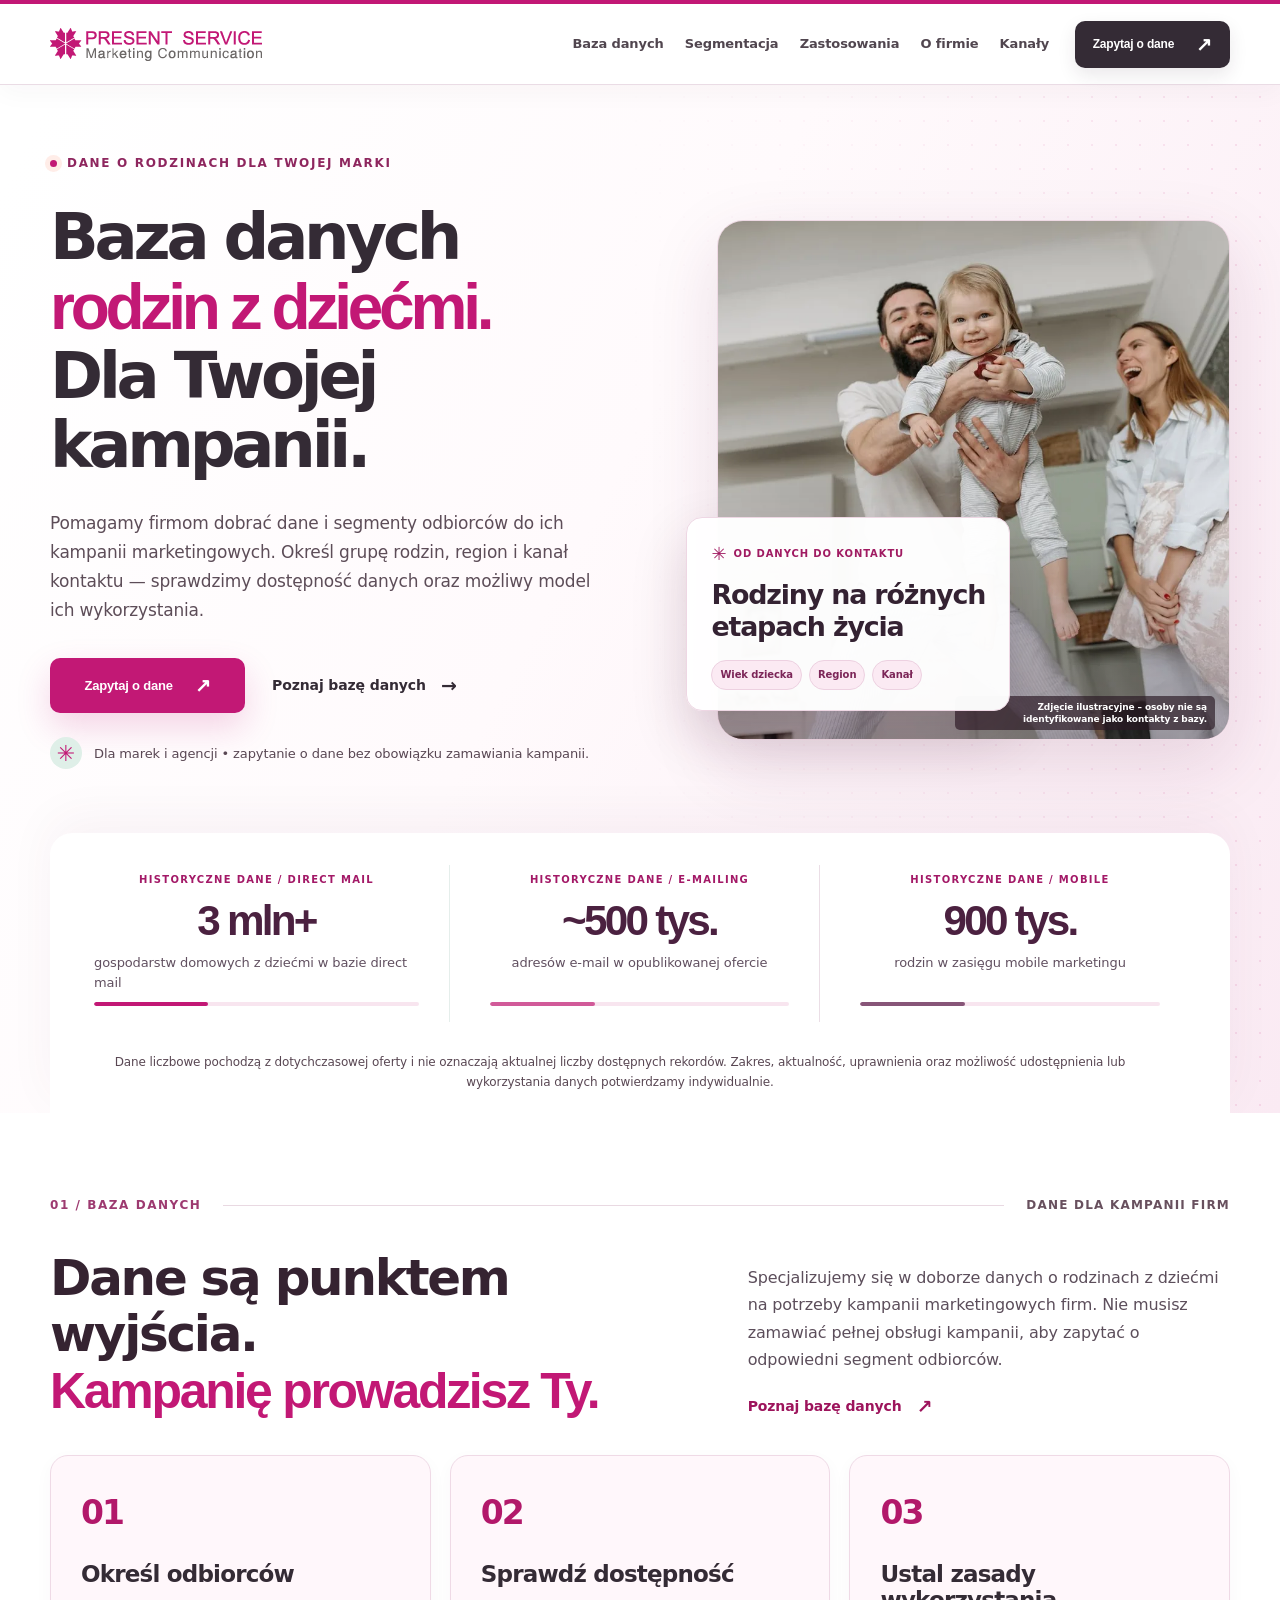
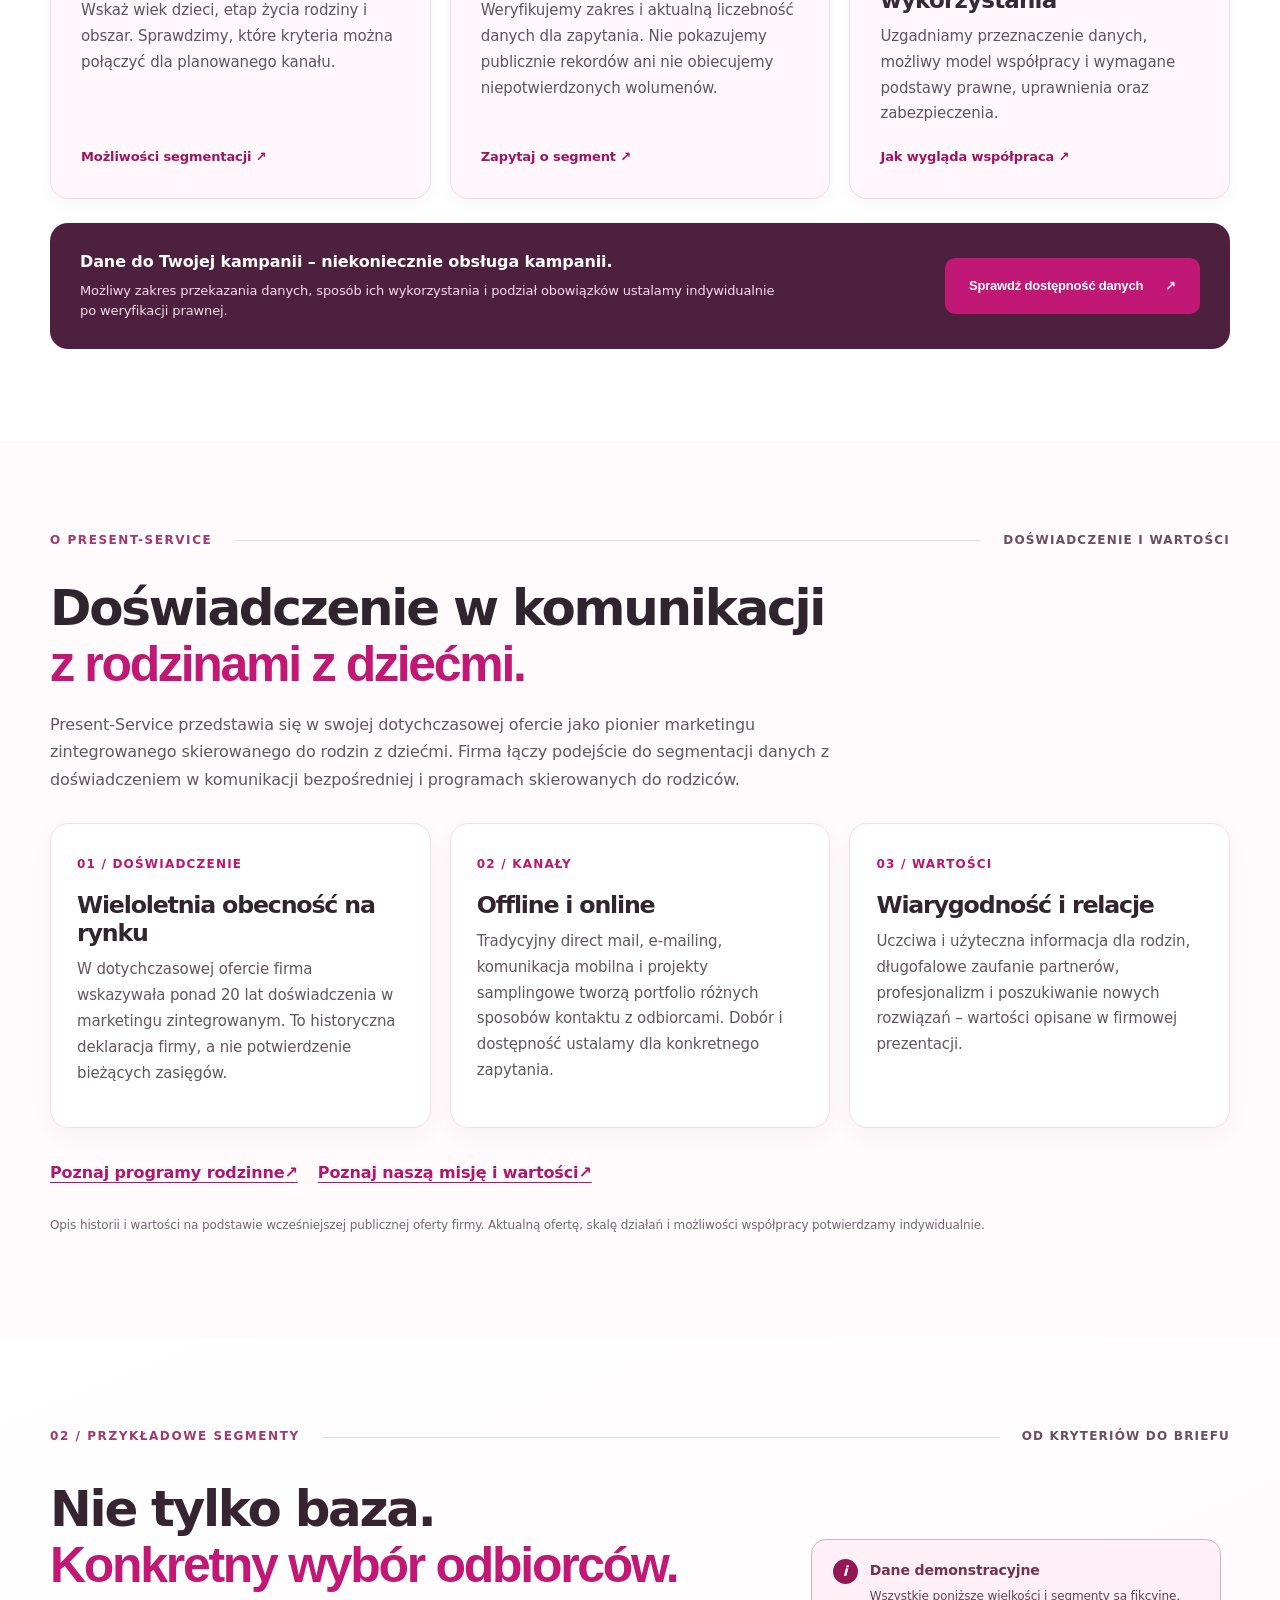
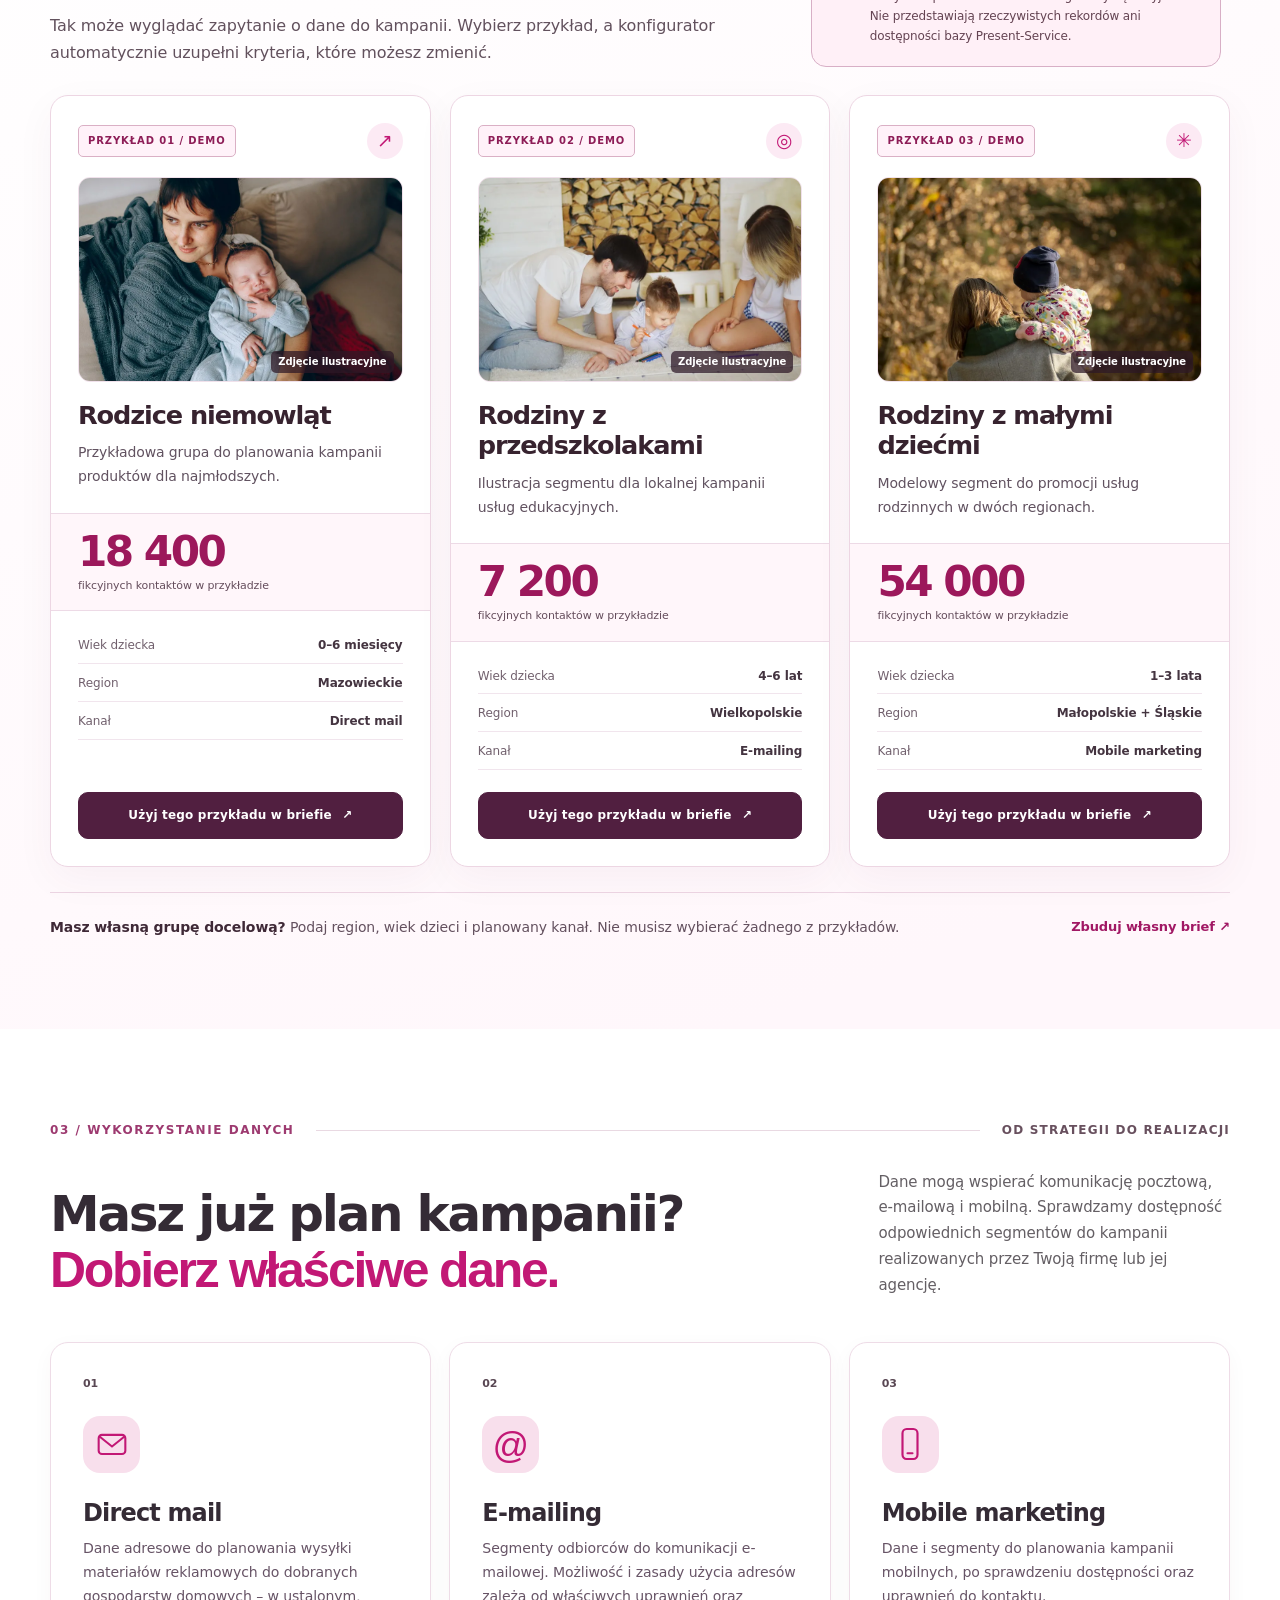
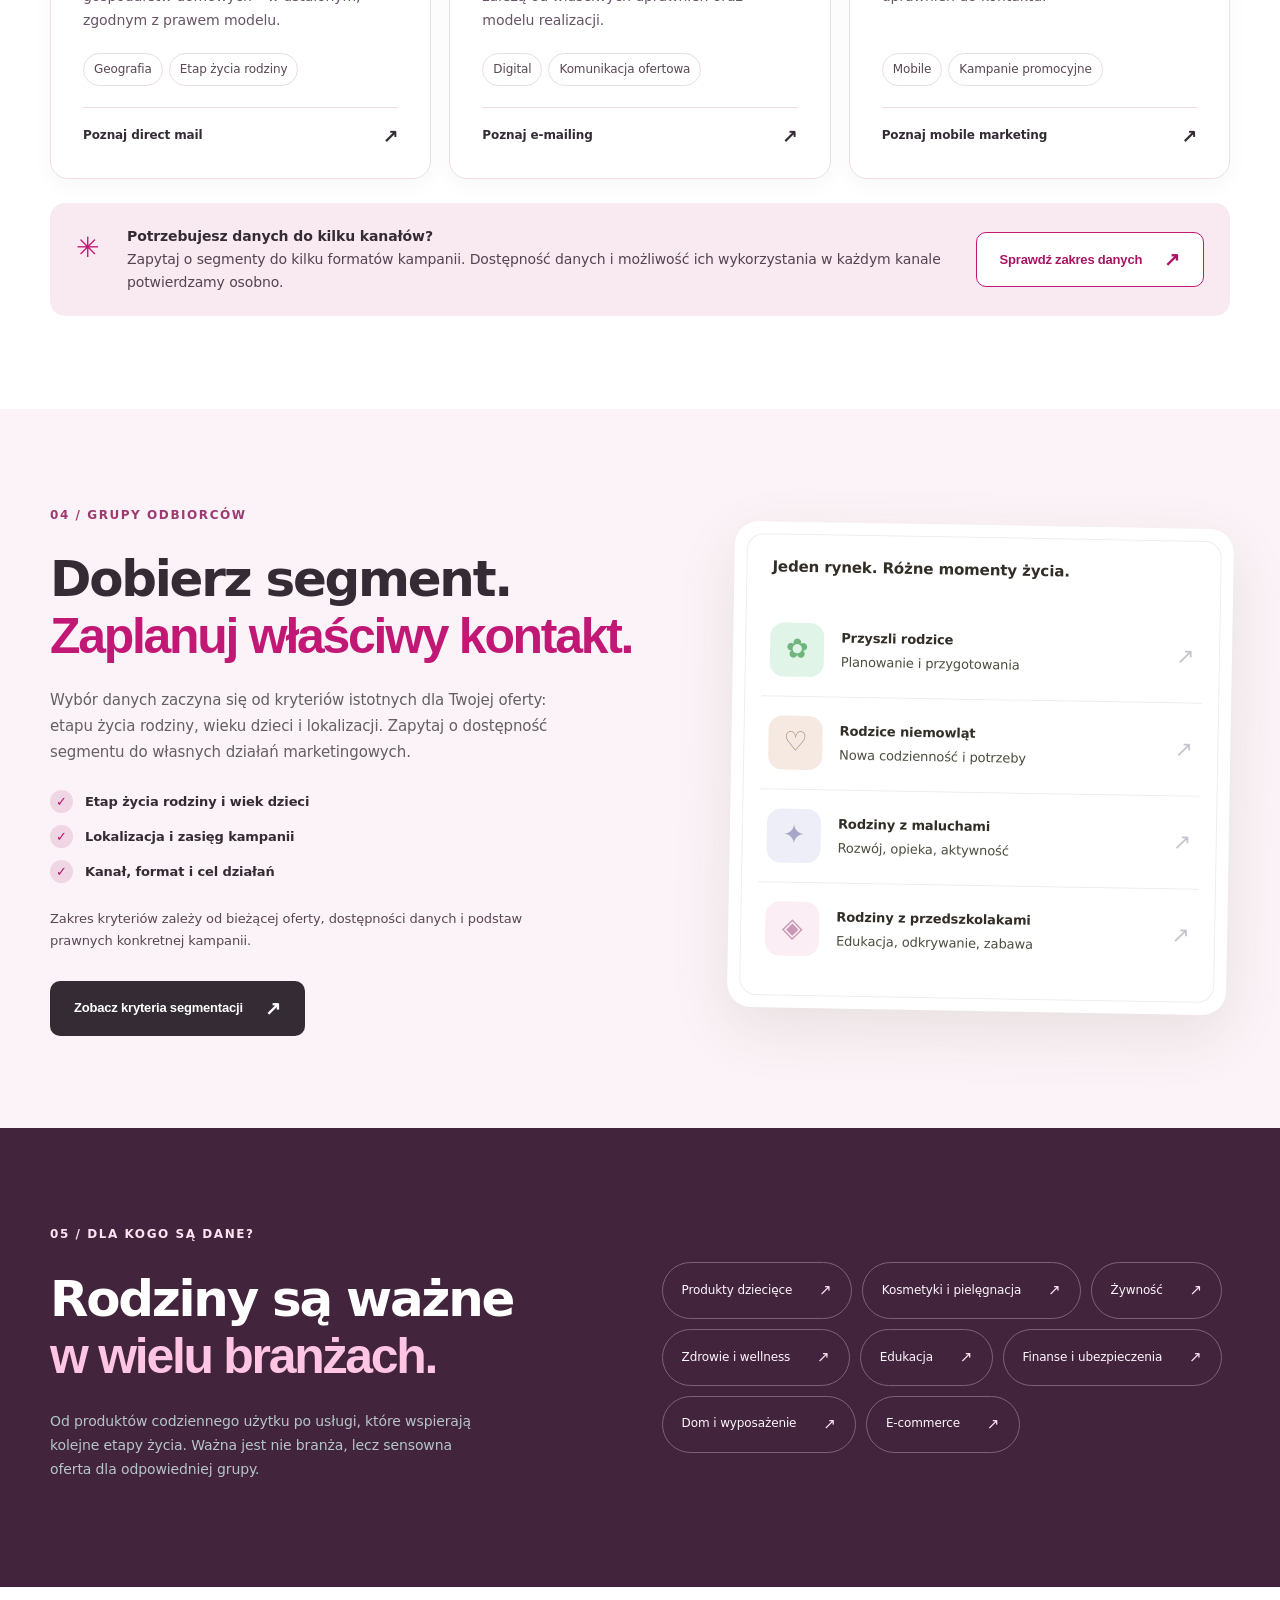
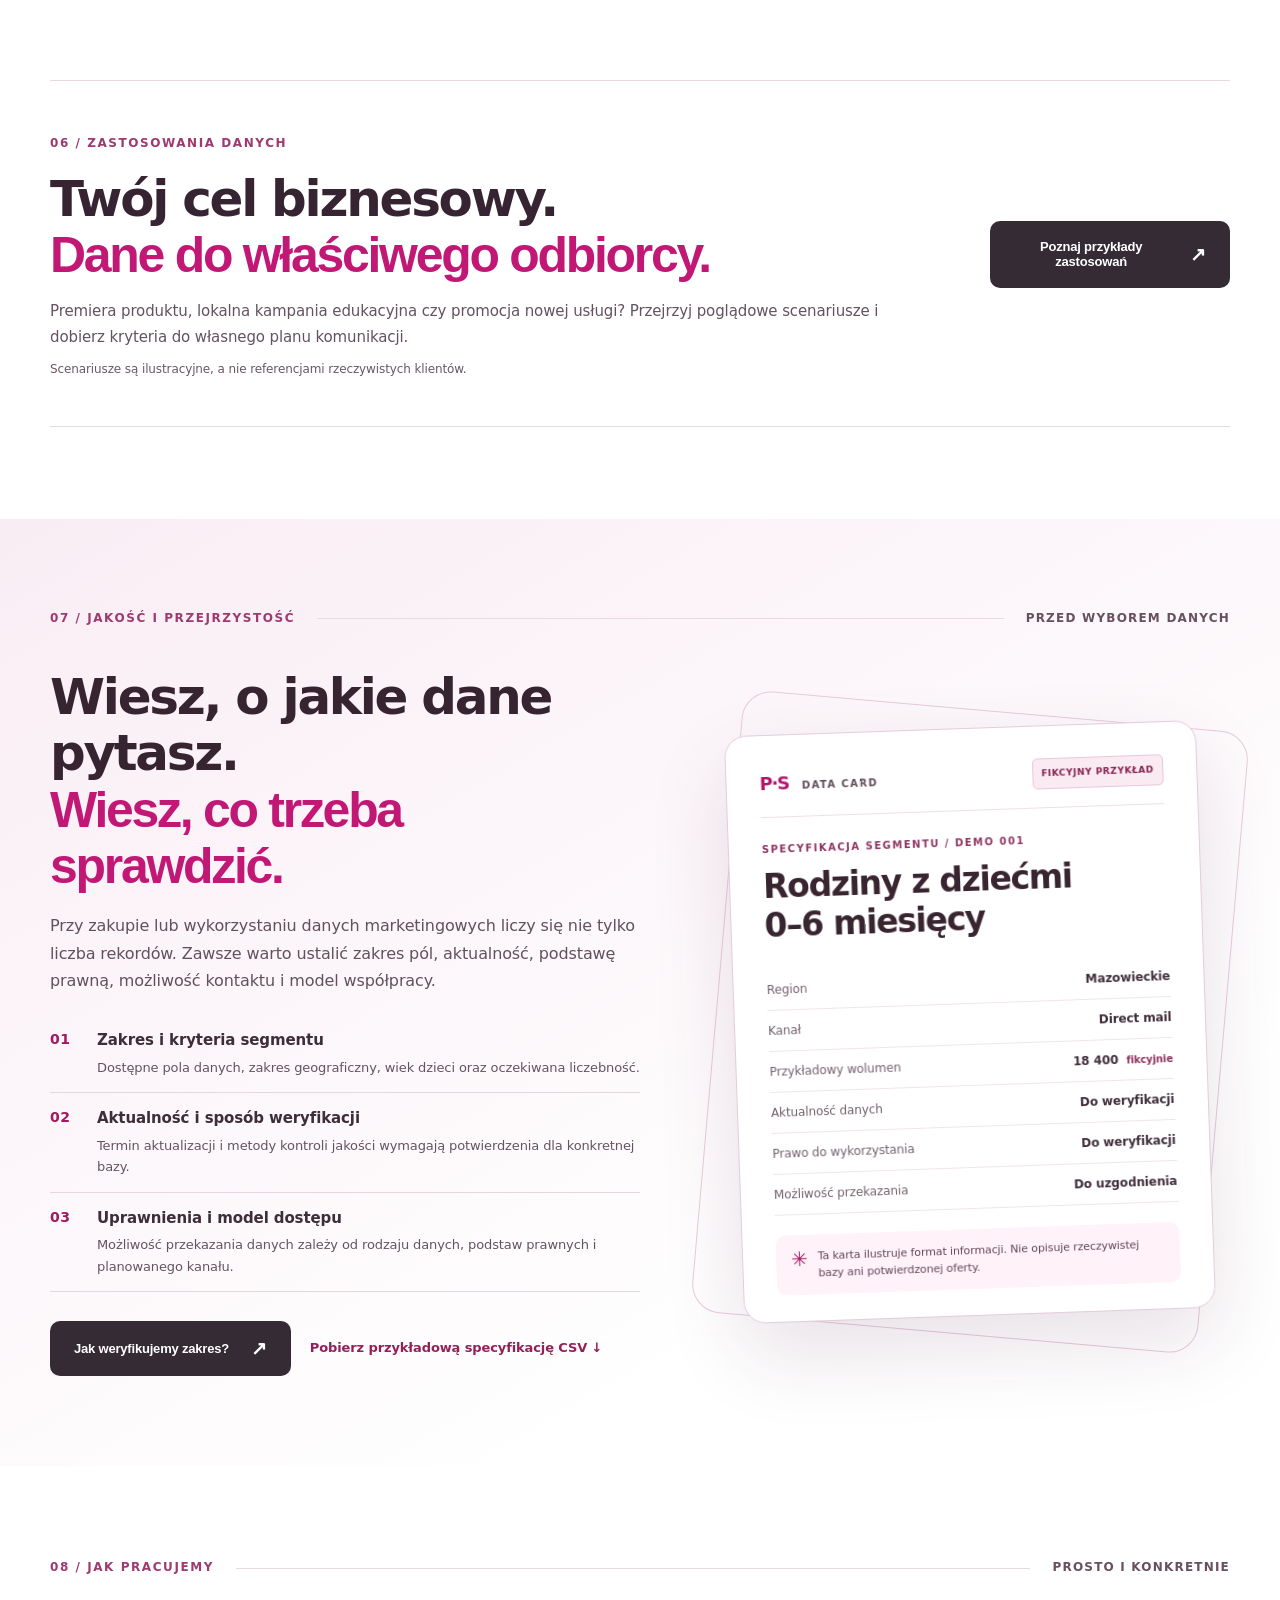
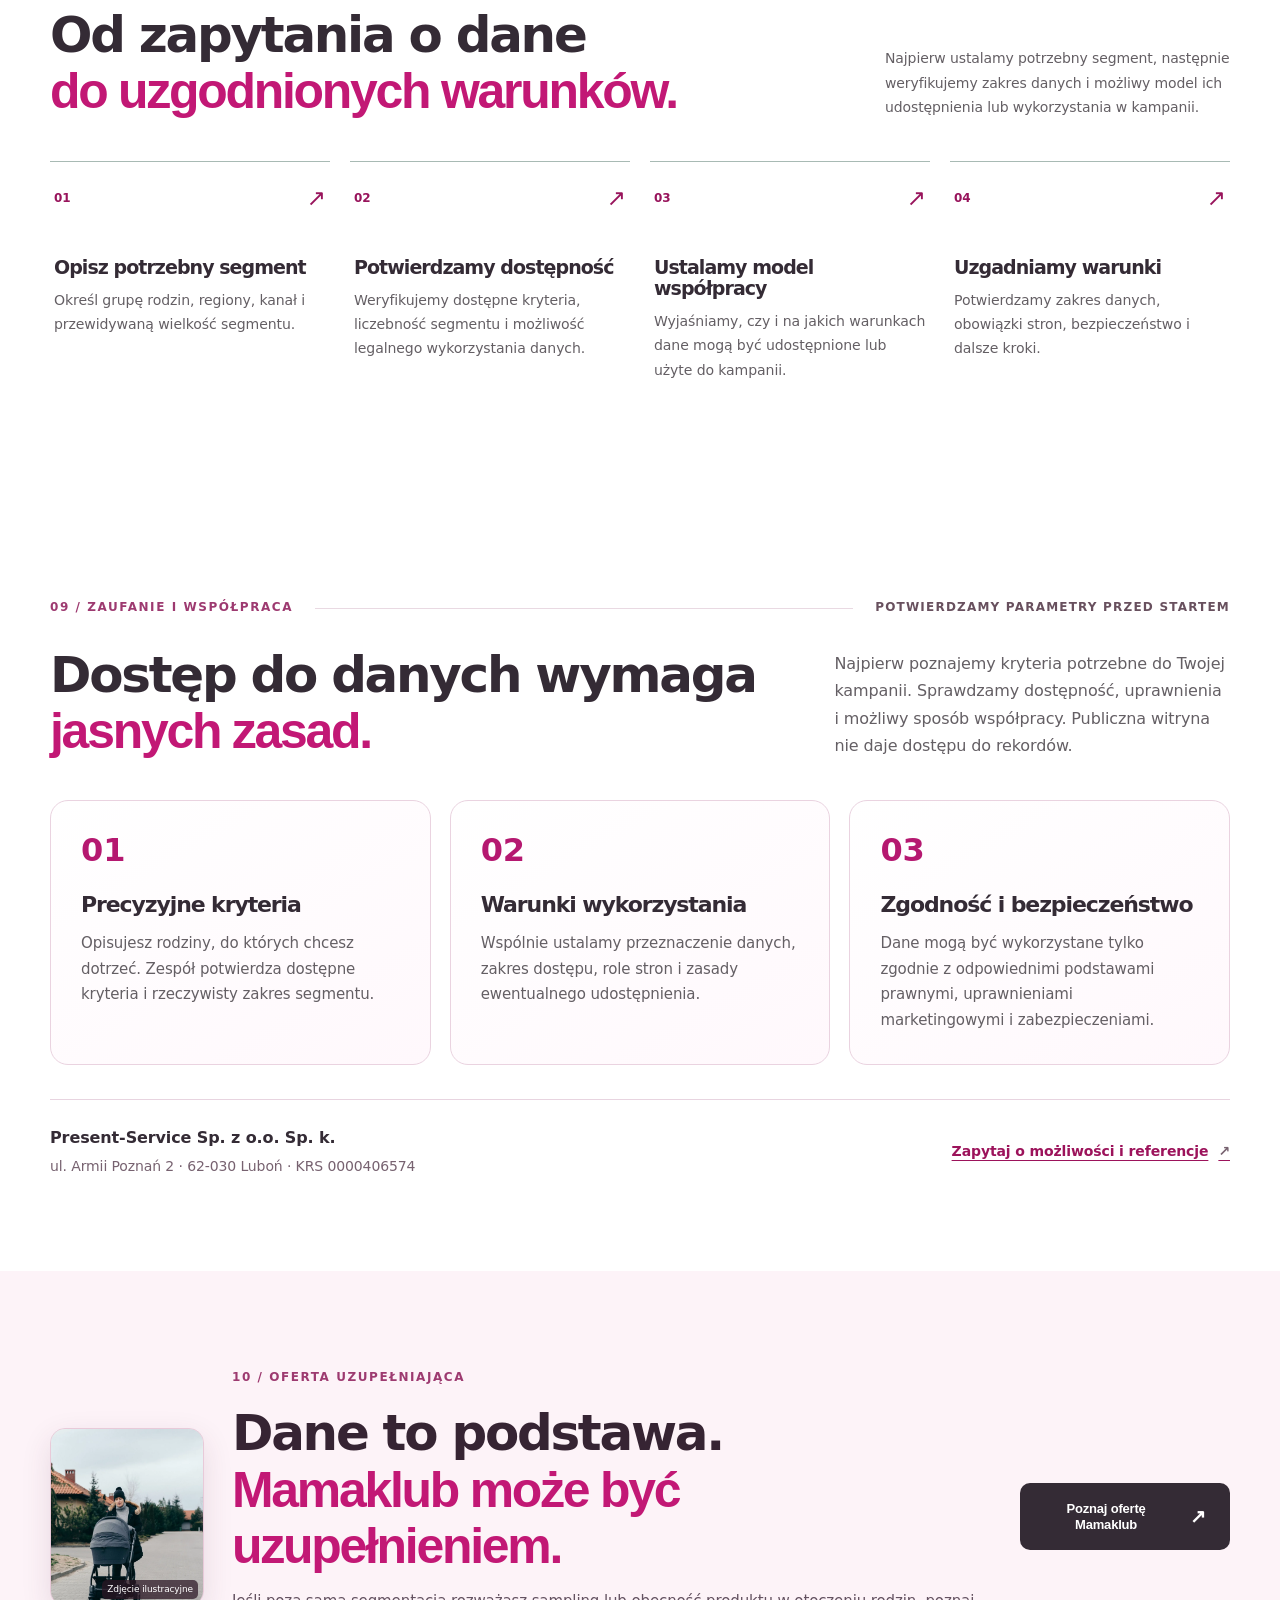
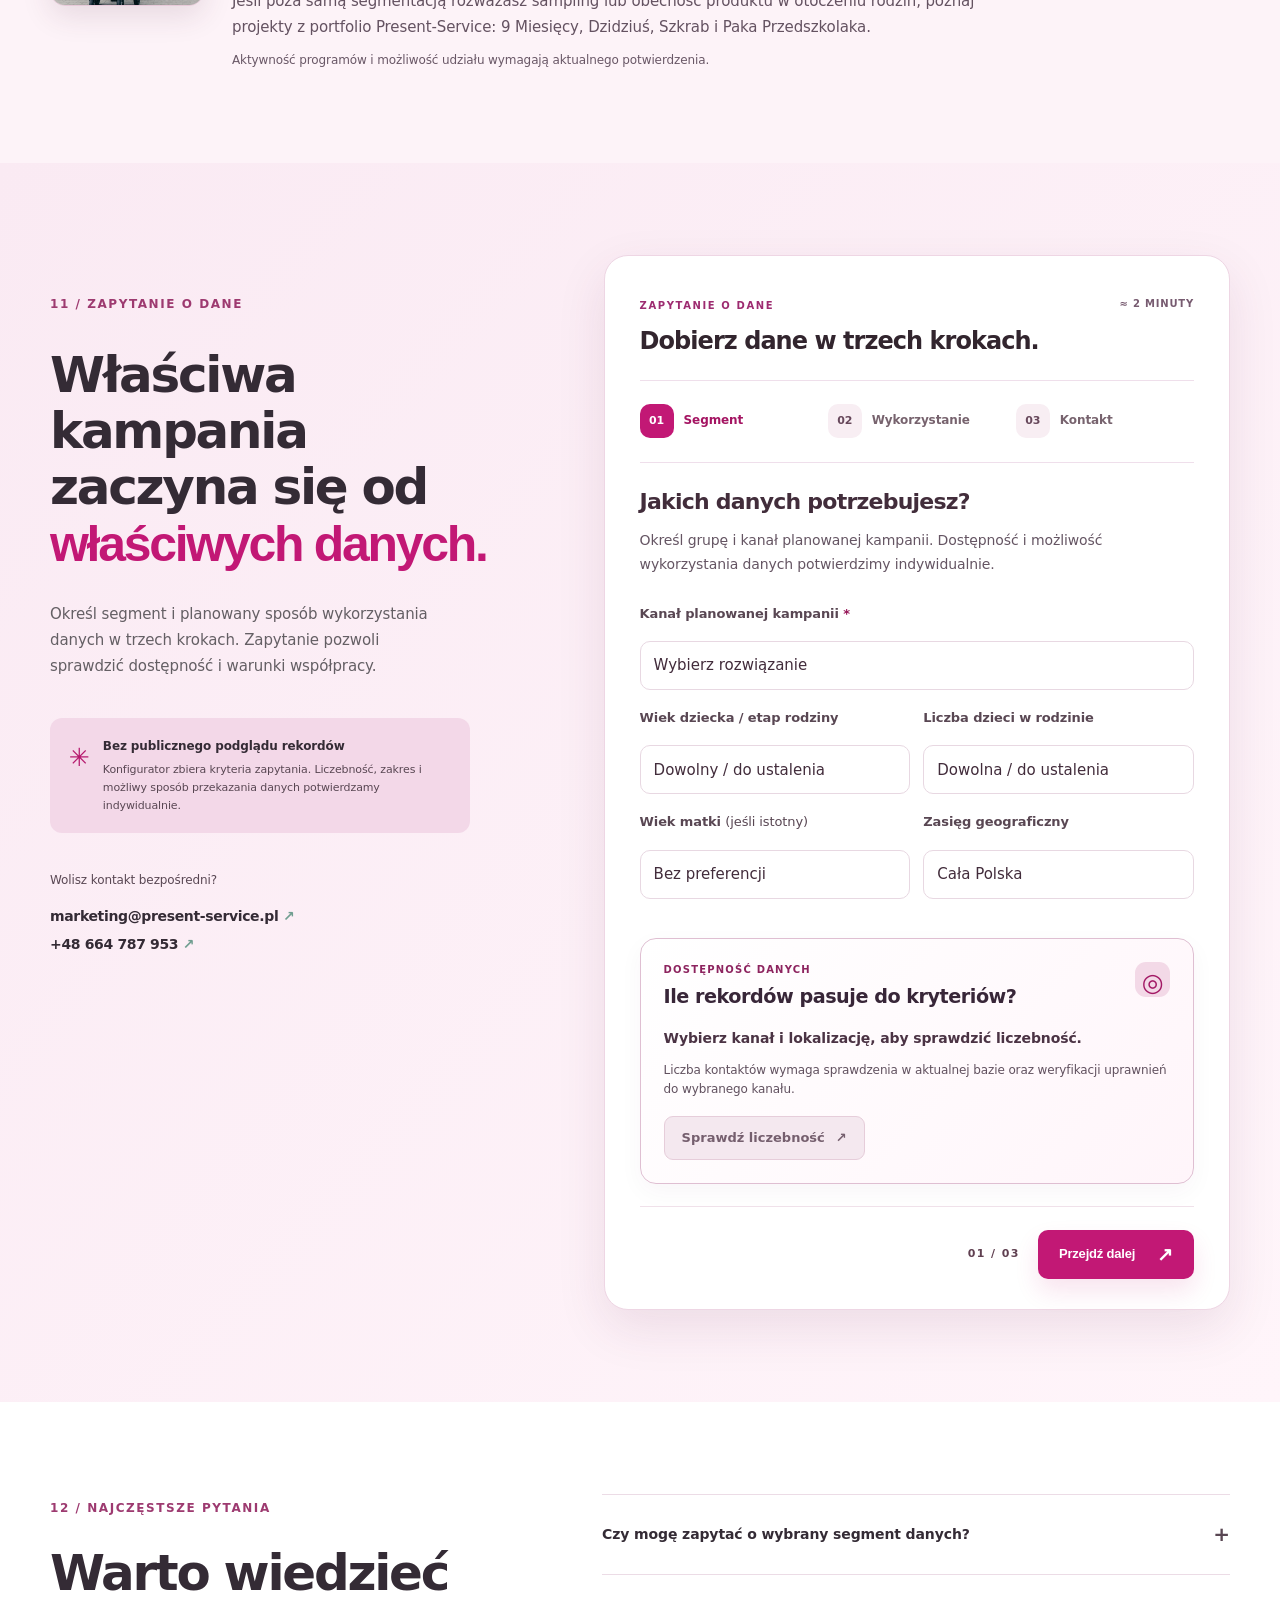
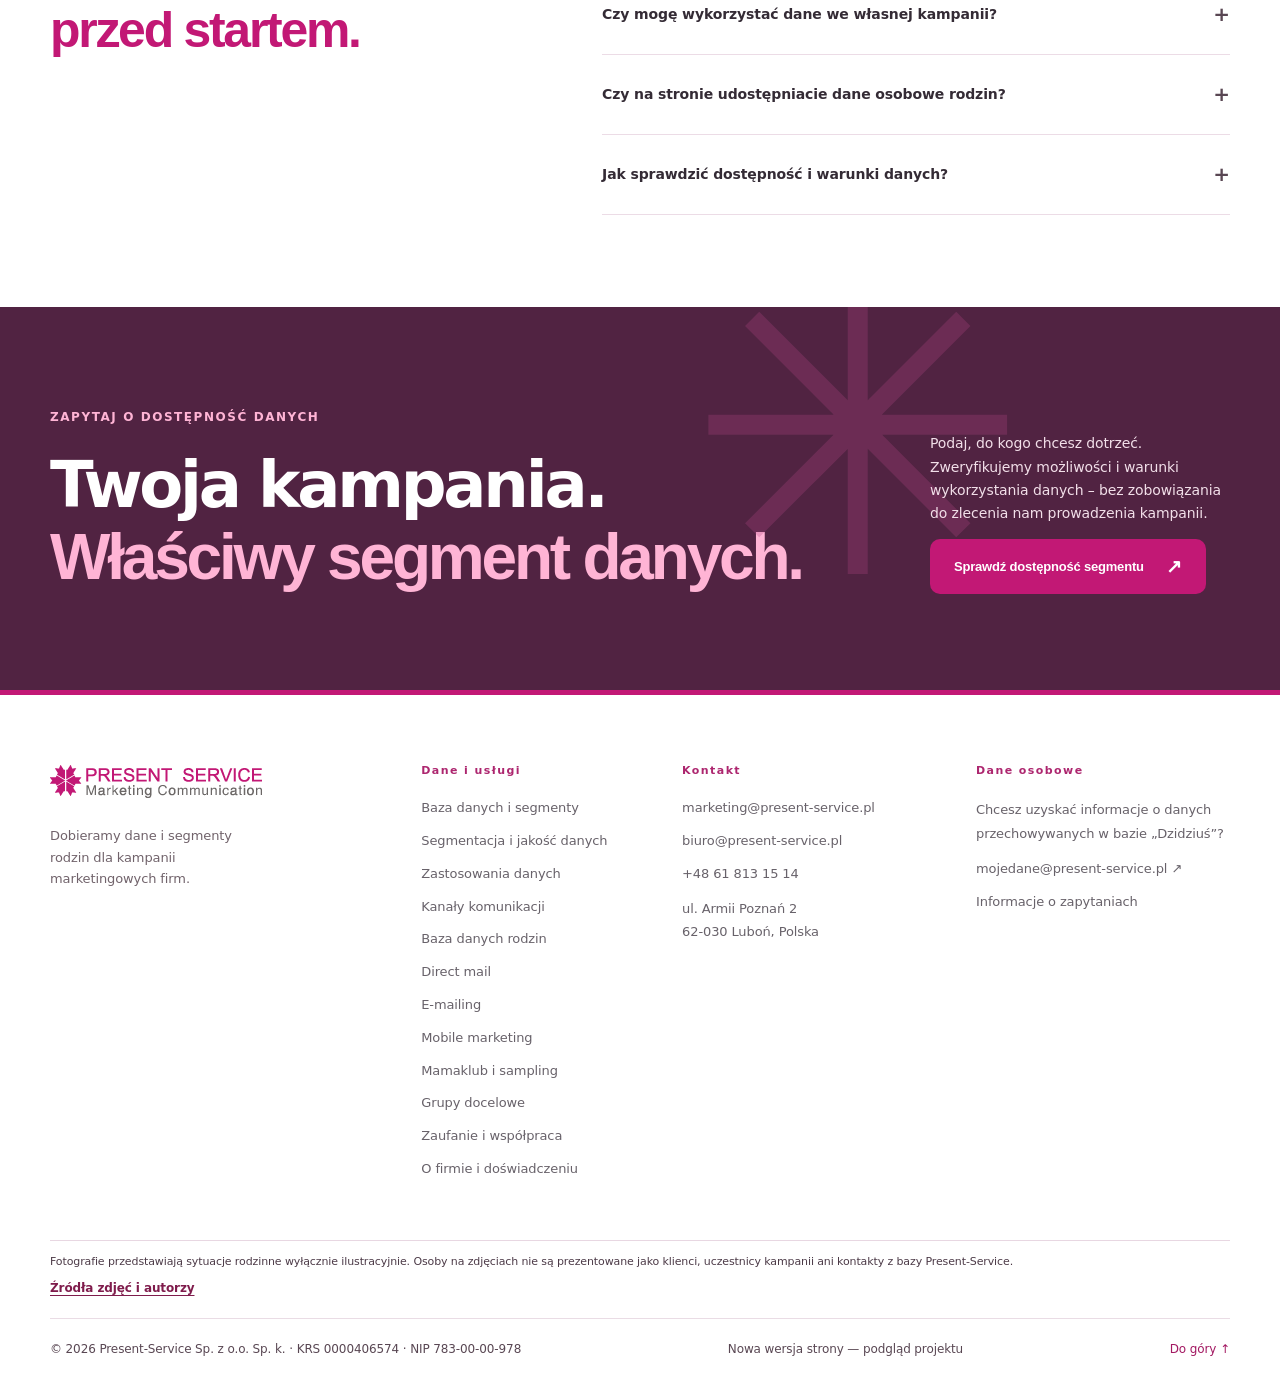
<file: index.html>
<!doctype html>
<html lang="pl">
<head>
  <meta charset="utf-8">
  <meta name="viewport" content="width=device-width,initial-scale=1">
  <meta name="theme-color" content="#c21875">
  <meta name="robots" content="noindex,nofollow">
  <meta name="description" content="Present-Service: baza danych rodzin z dziećmi w Polsce. Dobór segmentów i danych do kampanii direct mail, e-mailing i mobile marketingu. Zapytaj o dostępność.">
  <meta property="og:type" content="website">
  <meta property="og:locale" content="pl_PL">
  <meta property="og:title" content="Present-Service — dane o rodzinach do kampanii marketingowych">
  <meta property="og:description" content="Baza danych i segmentacja rodzin z dziećmi dla firm planujących kampanie marketingowe w Polsce.">
  <title>Baza danych rodzin z dziećmi dla firm | Present-Service</title>
  <link rel="icon" type="image/png" href="./favicon.png">
  <link rel="stylesheet" href="./styles.css">
  <link rel="stylesheet" href="./brand.css">
  <link rel="stylesheet" href="./v2.css">
  <link rel="stylesheet" href="./premium.css">
  <link rel="stylesheet" href="./data-focus.css">
  <link rel="stylesheet" href="./experience.css">
  <link rel="stylesheet" href="./family-photos.css">
  <link rel="stylesheet" href="./heritage.css">
  <script src="./site-config.js" defer></script>
  <script src="./availability.js" defer></script>
  <script src="./app.js" defer></script>
<link rel="stylesheet" href="./ux-polish.css">
</head>
<body>
  <a href="#main" class="skip-link">Przejdź do treści</a>
  <header class="site-header" id="top">
    <div class="container header-inner">
      <a class="brand" href="#top" aria-label="Present-Service — strona główna">
        <img class="brand-official-logo" src="./assets/present-service-logo-original.png?v=original-20261116" alt="PRESENT SERVICE – Marketing Communication" width="212" height="33">
      </a>
      <button class="menu-toggle" type="button" aria-controls="primary-nav" aria-expanded="false" aria-label="Otwórz menu"><span></span><span></span><span></span></button>
      <nav id="primary-nav" class="primary-nav" aria-label="Menu główne">
        <a href="#dane">Baza danych</a>
        <a href="./segmentacja-danych.html">Segmentacja</a>
        <a href="./zastosowania-danych.html">Zastosowania</a>
        <a href="./o-firmie.html">O firmie</a>
        <a href="#rozwiazania">Kanały</a>
        <a href="#kontakt" class="nav-mobile-contact">Kontakt</a>
      </nav>
      <a class="btn btn-small btn-dark header-cta" href="#brief">Zapytaj o dane <span aria-hidden="true">↗</span></a>
    </div>
  </header>

  <main id="main">
    <section class="hero" aria-labelledby="hero-heading">
      <div class="hero-texture" aria-hidden="true"></div>
      <div class="container hero-grid">
        <div class="hero-copy">
          <div class="eyebrow"><span class="eyebrow-dot"></span> DANE O RODZINACH DLA TWOJEJ MARKI</div>
          <h1 id="hero-heading">Baza danych<br><em>rodzin z dziećmi.</em><br>Dla Twojej kampanii.</h1>
          <p class="hero-lead">Pomagamy firmom dobrać dane i segmenty odbiorców do ich kampanii marketingowych. Określ grupę rodzin, region i kanał kontaktu — sprawdzimy dostępność danych oraz możliwy model ich wykorzystania.</p>
          <div class="hero-actions">
            <a href="#brief" class="btn btn-coral">Zapytaj o dane <span aria-hidden="true">↗</span></a>
            <a href="#dane" class="text-link">Poznaj bazę danych <span aria-hidden="true">→</span></a>
          </div>
          <div class="hero-proof"><span class="proof-icon" aria-hidden="true">✳</span><span>Dla marek i agencji • zapytanie o dane bez obowiązku zamawiania kampanii.</span></div>
        </div>
        <div class="hero-visual family-hero-visual">
          <div class="family-hero-photo">
            <img src="./assets/families/hero-parents-baby.webp" width="1280" height="854" fetchpriority="high" decoding="async" alt="Młodzi rodzice wspólnie bawią się z dzieckiem w jasnym pokoju dziennym">
          </div>
          <div class="family-hero-info">
            <span class="family-hero-info-kicker"><span aria-hidden="true">✳</span> OD DANYCH DO KONTAKTU</span>
            <strong>Rodziny na różnych<br>etapach życia</strong>
            <div class="family-hero-tags" aria-label="Przykładowe kryteria segmentacji"><span>Wiek dziecka</span><span>Region</span><span>Kanał</span></div>
          </div>
          <span class="family-hero-credit">Zdjęcie ilustracyjne – osoby nie są identyfikowane jako kontakty z bazy.</span>
        </div>
      </div>
      <div class="container metrics-panel premium-metrics" aria-label="Skala usług według dotychczas opublikowanej oferty Present-Service">
        <div class="metric"><span class="pm-tag">HISTORYCZNE DANE / DIRECT MAIL</span><strong>3 mln+</strong><span>gospodarstw domowych z dziećmi w bazie direct mail</span><span class="pm-indicator" aria-hidden="true"><i></i></span></div>
        <div class="metric"><span class="pm-tag">HISTORYCZNE DANE / E-MAILING</span><strong>~500 tys.</strong><span>adresów e-mail w opublikowanej ofercie</span><span class="pm-indicator" aria-hidden="true"><i></i></span></div>
        <div class="metric"><span class="pm-tag">HISTORYCZNE DANE / MOBILE</span><strong>900 tys.</strong><span>rodzin w zasięgu mobile marketingu</span><span class="pm-indicator" aria-hidden="true"><i></i></span></div>
        <p class="metrics-note">Dane liczbowe pochodzą z dotychczasowej oferty i nie oznaczają aktualnej liczby dostępnych rekordów. Zakres, aktualność, uprawnienia oraz możliwość udostępnienia lub wykorzystania danych potwierdzamy indywidualnie.</p>
      </div>
    </section>

    <section class="section data-core-section" id="dane" aria-labelledby="data-core-title">
      <div class="container">
        <div class="section-topline"><span class="section-kicker">01 / BAZA DANYCH</span><span class="fine-line"></span><span class="section-side-note">DANE DLA KAMPANII FIRM</span></div>
        <div class="data-core-intro"><div><h2 id="data-core-title">Dane są punktem wyjścia.<br><em>Kampanię prowadzisz Ty.</em></h2></div>
          <div><p>Specjalizujemy się w doborze danych o rodzinach z dziećmi na potrzeby kampanii marketingowych firm. Nie musisz zamawiać pełnej obsługi kampanii, aby zapytać o odpowiedni segment odbiorców.</p><a class="text-link" href="./baza-danych-rodzin.html">Poznaj bazę danych <span aria-hidden="true">↗</span></a></div></div>
        <div class="data-core-grid">
          <article class="data-core-card"><span class="data-core-symbol" aria-hidden="true">01</span><h3>Określ odbiorców</h3><p>Wskaż wiek dzieci, etap życia rodziny i obszar. Sprawdzimy, które kryteria można połączyć dla planowanego kanału.</p><a href="./segmentacja-danych.html">Możliwości segmentacji <span aria-hidden="true">↗</span></a></article>
          <article class="data-core-card"><span class="data-core-symbol" aria-hidden="true">02</span><h3>Sprawdź dostępność</h3><p>Weryfikujemy zakres i aktualną liczebność danych dla zapytania. Nie pokazujemy publicznie rekordów ani nie obiecujemy niepotwierdzonych wolumenów.</p><a href="#brief">Zapytaj o segment <span aria-hidden="true">↗</span></a></article>
          <article class="data-core-card"><span class="data-core-symbol" aria-hidden="true">03</span><h3>Ustal zasady wykorzystania</h3><p>Uzgadniamy przeznaczenie danych, możliwy model współpracy i wymagane podstawy prawne, uprawnienia oraz zabezpieczenia.</p><a href="./baza-danych-rodzin.html#jak-to-dziala">Jak wygląda współpraca <span aria-hidden="true">↗</span></a></article>
        </div>
        <div class="data-core-note"><div><strong>Dane do Twojej kampanii – niekoniecznie obsługa kampanii.</strong><span>Możliwy zakres przekazania danych, sposób ich wykorzystania i podział obowiązków ustalamy indywidualnie po weryfikacji prawnej.</span></div><a href="#brief" class="btn btn-coral">Sprawdź dostępność danych <span aria-hidden="true">↗</span></a></div>
      </div>
    </section>

    <section class="section heritage-section" id="dziedzictwo" aria-labelledby="heritage-heading">
      <div class="container">
        <div class="section-topline"><span class="section-kicker">O PRESENT-SERVICE</span><span class="fine-line"></span><span class="section-side-note">DOŚWIADCZENIE I WARTOŚCI</span></div>
        <div class="heritage-intro">
          <h2 id="heritage-heading">Doświadczenie w komunikacji<br><em>z rodzinami z dziećmi.</em></h2>
          <p>Present-Service przedstawia się w swojej dotychczasowej ofercie jako pionier marketingu zintegrowanego skierowanego do rodzin z dziećmi. Firma łączy podejście do segmentacji danych z doświadczeniem w komunikacji bezpośredniej i programach skierowanych do rodziców.</p>
        </div>
        <div class="heritage-grid">
          <article class="heritage-card"><span class="heritage-number">01 / DOŚWIADCZENIE</span><h3>Wieloletnia obecność na rynku</h3><p>W dotychczasowej ofercie firma wskazywała ponad 20 lat doświadczenia w marketingu zintegrowanym. To historyczna deklaracja firmy, a nie potwierdzenie bieżących zasięgów.</p></article>
          <article class="heritage-card"><span class="heritage-number">02 / KANAŁY</span><h3>Offline i online</h3><p>Tradycyjny direct mail, e-mailing, komunikacja mobilna i projekty samplingowe tworzą portfolio różnych sposobów kontaktu z odbiorcami. Dobór i dostępność ustalamy dla konkretnego zapytania.</p></article>
          <article class="heritage-card"><span class="heritage-number">03 / WARTOŚCI</span><h3>Wiarygodność i relacje</h3><p>Uczciwa i użyteczna informacja dla rodzin, długofalowe zaufanie partnerów, profesjonalizm i poszukiwanie nowych rozwiązań – wartości opisane w firmowej prezentacji.</p></article>
        </div>
        <div class="heritage-foot">
          <a href="./mamaklub-sampling.html">Poznaj programy rodzinne <span aria-hidden="true">↗</span></a>
          <a href="./o-firmie.html">Poznaj naszą misję i wartości <span aria-hidden="true">↗</span></a>
          <p class="heritage-note">Opis historii i wartości na podstawie wcześniejszej publicznej oferty firmy. Aktualną ofertę, skalę działań i możliwości współpracy potwierdzamy indywidualnie.</p>
        </div>
      </div>
    </section>

    <!-- DEMO DATA: All quantities and scenarios in this section are fictional placeholders.
         Replace with verified real segments only after commercial and legal approval. -->
    <section class="section showcase-section" id="przykladowe-segmenty" aria-labelledby="showcase-title">
      <div class="container">
        <div class="section-topline"><span class="section-kicker">02 / PRZYKŁADOWE SEGMENTY</span><span class="fine-line"></span><span class="section-side-note">OD KRYTERIÓW DO BRIEFU</span></div>
        <div class="showcase-intro">
          <div><h2 id="showcase-title">Nie tylko baza.<br><em>Konkretny wybór odbiorców.</em></h2><p>Tak może wyglądać zapytanie o dane do kampanii. Wybierz przykład, a konfigurator automatycznie uzupełni kryteria, które możesz zmienić.</p></div>
          <div class="showcase-notice" role="note"><span class="showcase-notice-icon" aria-hidden="true">i</span><div><strong>Dane demonstracyjne</strong><span>Wszystkie poniższe wielkości i segmenty są fikcyjne. Nie przedstawiają rzeczywistych rekordów ani dostępności bazy Present-Service.</span></div></div>
        </div>
        <div class="showcase-grid">
          <article class="showcase-card">
            <div class="showcase-card-top"><span class="showcase-tag">PRZYKŁAD 01 / DEMO</span><span class="showcase-symbol" aria-hidden="true">↗</span></div>
            <figure class="family-card-photo"><img src="./assets/families/segment-baby-mama.webp" width="920" height="580" loading="eager" fetchpriority="low" decoding="async" alt="Mama w swetrze przytula śpiące niemowlę na kanapie w przytulnym mieszkaniu"><figcaption>Zdjęcie ilustracyjne</figcaption></figure>
            <h3>Rodzice niemowląt</h3><p class="showcase-description">Przykładowa grupa do planowania kampanii produktów dla najmłodszych.</p>
            <div class="showcase-number"><strong>18 400</strong><span>fikcyjnych kontaktów w przykładzie</span></div>
            <dl class="showcase-facts"><div><dt>Wiek dziecka</dt><dd>0–6 miesięcy</dd></div><div><dt>Region</dt><dd>Mazowieckie</dd></div><div><dt>Kanał</dt><dd>Direct mail</dd></div></dl>
            <a href="#brief" class="showcase-select" data-demo-example="1" data-demo-channel="Direct mail" data-demo-stage="0–6 miesięcy" data-demo-regions="Mazowieckie" data-demo-volume="10 000–50 000" data-demo-goal="Przykład demonstracyjny: kampania produktu dla niemowląt. Weryfikacja segmentu i zasad wykorzystania danych.">Użyj tego przykładu w briefie <span aria-hidden="true">↗</span></a>
          </article>
          <article class="showcase-card">
            <div class="showcase-card-top"><span class="showcase-tag">PRZYKŁAD 02 / DEMO</span><span class="showcase-symbol" aria-hidden="true">◎</span></div>
            <figure class="family-card-photo"><img src="./assets/families/segment-preschool.webp" width="920" height="518" loading="eager" fetchpriority="low" decoding="async" alt="Mama i tata wspólnie rysują z kilkuletnim dzieckiem na podłodze w salonie"><figcaption>Zdjęcie ilustracyjne</figcaption></figure>
            <h3>Rodziny z przedszkolakami</h3><p class="showcase-description">Ilustracja segmentu dla lokalnej kampanii usług edukacyjnych.</p>
            <div class="showcase-number"><strong>7 200</strong><span>fikcyjnych kontaktów w przykładzie</span></div>
            <dl class="showcase-facts"><div><dt>Wiek dziecka</dt><dd>4–6 lat</dd></div><div><dt>Region</dt><dd>Wielkopolskie</dd></div><div><dt>Kanał</dt><dd>E-mailing</dd></div></dl>
            <a href="#brief" class="showcase-select" data-demo-example="2" data-demo-channel="E-mailing" data-demo-stage="4–6 lat" data-demo-regions="Wielkopolskie" data-demo-volume="Do 10 000" data-demo-goal="Przykład demonstracyjny: kampania edukacyjna do rodziców dzieci przedszkolnych. Weryfikacja uprawnień do kontaktu e-mail.">Użyj tego przykładu w briefie <span aria-hidden="true">↗</span></a>
          </article>
          <article class="showcase-card">
            <div class="showcase-card-top"><span class="showcase-tag">PRZYKŁAD 03 / DEMO</span><span class="showcase-symbol" aria-hidden="true">✳</span></div>
            <figure class="family-card-photo"><img src="./assets/families/segment-toddler.webp" width="920" height="614" loading="eager" fetchpriority="low" decoding="async" alt="Mama niesie małe dziecko podczas jesiennego spaceru w parku w Lęborku"><figcaption>Zdjęcie ilustracyjne</figcaption></figure>
            <h3>Rodziny z małymi dziećmi</h3><p class="showcase-description">Modelowy segment do promocji usług rodzinnych w dwóch regionach.</p>
            <div class="showcase-number"><strong>54 000</strong><span>fikcyjnych kontaktów w przykładzie</span></div>
            <dl class="showcase-facts"><div><dt>Wiek dziecka</dt><dd>1–3 lata</dd></div><div><dt>Region</dt><dd>Małopolskie + Śląskie</dd></div><div><dt>Kanał</dt><dd>Mobile marketing</dd></div></dl>
            <a href="#brief" class="showcase-select" data-demo-example="3" data-demo-channel="Mobile marketing" data-demo-stage="1–3 lata" data-demo-regions="Małopolskie,Śląskie" data-demo-volume="50 000–200 000" data-demo-goal="Przykład demonstracyjny: promocja usługi rodzinnej. Weryfikacja danych i uprawnień do komunikacji mobilnej.">Użyj tego przykładu w briefie <span aria-hidden="true">↗</span></a>
          </article>
        </div>
        <div class="showcase-bottom"><p><strong>Masz własną grupę docelową?</strong> Podaj region, wiek dzieci i planowany kanał. Nie musisz wybierać żadnego z przykładów.</p><a class="showcase-link" href="#brief">Zbuduj własny brief <span aria-hidden="true">↗</span></a></div>
      </div>
    </section>

    <section class="section section-intro" id="rozwiazania" aria-labelledby="solutions-heading">
      <div class="container">
        <div class="section-topline"><span class="section-kicker">03 / WYKORZYSTANIE DANYCH</span><span class="fine-line"></span><span class="section-side-note">OD STRATEGII DO REALIZACJI</span></div>
        <div class="intro-layout">
          <div><h2 id="solutions-heading">Masz już plan kampanii?<br><em>Dobierz właściwe dane.</em></h2></div>
          <p>Dane mogą wspierać komunikację pocztową, e-mailową i mobilną. Sprawdzamy dostępność odpowiednich segmentów do kampanii realizowanych przez Twoją firmę lub jej agencję.</p>
        </div>
        <div class="solution-grid">
          <article class="solution-card">
            <span class="card-number">01</span>
            <div class="card-icon icon-letter" aria-hidden="true"><svg viewBox="0 0 48 48"><rect x="8" y="13" width="32" height="23" rx="4" fill="none" stroke="currentColor" stroke-width="2.5"/><path d="m9 15 15 12 15-12" fill="none" stroke="currentColor" stroke-width="2.5"/></svg></div>
            <h3>Direct mail</h3>
            <p>Dane adresowe do planowania wysyłki materiałów reklamowych do dobranych gospodarstw domowych – w ustalonym, zgodnym z prawem modelu.</p>
            <div class="card-tags"><span>Geografia</span><span>Etap życia rodziny</span></div>
            <a href="./direct-mail.html" class="card-link">Poznaj direct mail <span aria-hidden="true">↗</span></a>
          </article>
          <article class="solution-card">
            <span class="card-number">02</span>
            <div class="card-icon icon-at" aria-hidden="true">@</div>
            <h3>E-mailing</h3>
            <p>Segmenty odbiorców do komunikacji e-mailowej. Możliwość i zasady użycia adresów zależą od właściwych uprawnień oraz modelu realizacji.</p>
            <div class="card-tags"><span>Digital</span><span>Komunikacja ofertowa</span></div>
            <a href="./emailing.html" class="card-link">Poznaj e-mailing <span aria-hidden="true">↗</span></a>
          </article>
          <article class="solution-card">
            <span class="card-number">03</span>
            <div class="card-icon icon-mobile" aria-hidden="true"><svg viewBox="0 0 48 48"><rect x="15" y="6" width="18" height="36" rx="5" fill="none" stroke="currentColor" stroke-width="2.6"/><path d="M21 35h6" stroke="currentColor" stroke-width="2.5" stroke-linecap="round"/></svg></div>
            <h3>Mobile marketing</h3>
            <p>Dane i segmenty do planowania kampanii mobilnych, po sprawdzeniu dostępności oraz uprawnień do kontaktu.</p>
            <div class="card-tags"><span>Mobile</span><span>Kampanie promocyjne</span></div>
            <a href="./mobile-marketing.html" class="card-link">Poznaj mobile marketing <span aria-hidden="true">↗</span></a>
          </article>
        </div>
        <div class="service-band"><div><span class="service-band-icon" aria-hidden="true">✳</span><strong>Potrzebujesz danych do kilku kanałów?</strong><span>Zapytaj o segmenty do kilku formatów kampanii. Dostępność danych i możliwość ich wykorzystania w każdym kanale potwierdzamy osobno.</span></div><a class="btn btn-outline" href="#brief" data-channel="Kampania wielokanałowa">Sprawdź zakres danych <span aria-hidden="true">↗</span></a></div>
      </div>
    </section>

    <section class="section audience-section" id="dla-kogo" aria-labelledby="audience-heading">
      <div class="container audience-layout">
        <div class="audience-copy">
          <span class="section-kicker">04 / GRUPY ODBIORCÓW</span>
          <h2 id="audience-heading">Dobierz segment.<br><em>Zaplanuj właściwy kontakt.</em></h2>
          <p>Wybór danych zaczyna się od kryteriów istotnych dla Twojej oferty: etapu życia rodziny, wieku dzieci i lokalizacji. Zapytaj o dostępność segmentu do własnych działań marketingowych.</p>
          <ul class="check-list">
            <li><span aria-hidden="true">✓</span> Etap życia rodziny i wiek dzieci</li>
            <li><span aria-hidden="true">✓</span> Lokalizacja i zasięg kampanii</li>
            <li><span aria-hidden="true">✓</span> Kanał, format i cel działań</li>
          </ul>
          <p class="subtle-note">Zakres kryteriów zależy od bieżącej oferty, dostępności danych i podstaw prawnych konkretnej kampanii.</p>
          <a href="#brief" class="btn btn-dark">Zobacz kryteria segmentacji <span aria-hidden="true">↗</span></a>
        </div>
        <div class="audience-art">
          <div class="audience-art-title">Jeden rynek. Różne momenty życia.</div>
          <div class="life-stage stage-a"><span class="stage-emoji" aria-hidden="true">✿</span><span><strong>Przyszli rodzice</strong><small>Planowanie i przygotowania</small></span><span class="stage-arrow" aria-hidden="true">↗</span></div>
          <div class="life-stage stage-b"><span class="stage-emoji" aria-hidden="true">♡</span><span><strong>Rodzice niemowląt</strong><small>Nowa codzienność i potrzeby</small></span><span class="stage-arrow" aria-hidden="true">↗</span></div>
          <div class="life-stage stage-c"><span class="stage-emoji" aria-hidden="true">✦</span><span><strong>Rodziny z maluchami</strong><small>Rozwój, opieka, aktywność</small></span><span class="stage-arrow" aria-hidden="true">↗</span></div>
          <div class="life-stage stage-d"><span class="stage-emoji" aria-hidden="true">◈</span><span><strong>Rodziny z przedszkolakami</strong><small>Edukacja, odkrywanie, zabawa</small></span><span class="stage-arrow" aria-hidden="true">↗</span></div>
        </div>
      </div>
    </section>

    <section class="section industries-section">
      <div class="container industries-grid">
        <div><span class="section-kicker">05 / DLA KOGO SĄ DANE?</span><h2>Rodziny są ważne<br><em>w wielu branżach.</em></h2><p>Od produktów codziennego użytku po usługi, które wspierają kolejne etapy życia. Ważna jest nie branża, lecz sensowna oferta dla odpowiedniej grupy.</p></div>
        <div class="industry-cloud" aria-label="Przykładowe branże"><span>Produkty dziecięce <b>↗</b></span><span>Kosmetyki i pielęgnacja <b>↗</b></span><span>Żywność <b>↗</b></span><span>Zdrowie i wellness <b>↗</b></span><span>Edukacja <b>↗</b></span><span>Finanse i ubezpieczenia <b>↗</b></span><span>Dom i wyposażenie <b>↗</b></span><span>E-commerce <b>↗</b></span></div>
      </div>
    </section>

    <section class="section experience-usecases-teaser" id="zastosowania" aria-labelledby="cases-title">
      <div class="container experience-teaser-inner">
        <div><span class="section-kicker">06 / ZASTOSOWANIA DANYCH</span><h2 id="cases-title">Twój cel biznesowy.<br><em>Dane do właściwego odbiorcy.</em></h2><p>Premiera produktu, lokalna kampania edukacyjna czy promocja nowej usługi? Przejrzyj poglądowe scenariusze i dobierz kryteria do własnego planu komunikacji.</p><small>Scenariusze są ilustracyjne, a nie referencjami rzeczywistych klientów.</small></div>
        <a href="./zastosowania-danych.html" class="btn btn-dark">Poznaj przykłady zastosowań <span aria-hidden="true">↗</span></a>
      </div>
    </section>
    <section class="section quality-section" id="jakosc-danych" aria-labelledby="quality-title">
      <div class="container">
        <div class="section-topline"><span class="section-kicker">07 / JAKOŚĆ I PRZEJRZYSTOŚĆ</span><span class="fine-line"></span><span class="section-side-note">PRZED WYBOREM DANYCH</span></div>
        <div class="quality-layout">
          <div class="quality-copy">
            <h2 id="quality-title">Wiesz, o jakie dane pytasz.<br><em>Wiesz, co trzeba sprawdzić.</em></h2>
            <p>Przy zakupie lub wykorzystaniu danych marketingowych liczy się nie tylko liczba rekordów. Zawsze warto ustalić zakres pól, aktualność, podstawę prawną, możliwość kontaktu i model współpracy.</p>
            <ul class="quality-checks">
              <li><span aria-hidden="true">01</span><div><strong>Zakres i kryteria segmentu</strong><small>Dostępne pola danych, zakres geograficzny, wiek dzieci oraz oczekiwana liczebność.</small></div></li>
              <li><span aria-hidden="true">02</span><div><strong>Aktualność i sposób weryfikacji</strong><small>Termin aktualizacji i metody kontroli jakości wymagają potwierdzenia dla konkretnej bazy.</small></div></li>
              <li><span aria-hidden="true">03</span><div><strong>Uprawnienia i model dostępu</strong><small>Możliwość przekazania danych zależy od rodzaju danych, podstaw prawnych i planowanego kanału.</small></div></li>
            </ul>
            <div class="quality-actions"><a href="./segmentacja-danych.html" class="btn btn-dark">Jak weryfikujemy zakres? <span aria-hidden="true">↗</span></a><a href="./assets/specyfikacja-demo.csv" download class="quality-download">Pobierz przykładową specyfikację CSV <span aria-hidden="true">↓</span></a></div>
          </div>
          <div class="quality-sheet-wrap">
            <!-- Placeholder only. Never publish as a real customer dataset. -->
            <div class="quality-sheet" aria-label="Fikcyjny przykład karty specyfikacji segmentu">
              <div class="quality-sheet-top"><span class="quality-sheet-logo">P·S <em>DATA CARD</em></span><span class="quality-sheet-demo">FIKCYJNY PRZYKŁAD</span></div>
              <span class="quality-sheet-kicker">SPECYFIKACJA SEGMENTU / DEMO 001</span>
              <h3>Rodziny z dziećmi<br>0–6 miesięcy</h3>
              <dl class="quality-sheet-table">
                <div><dt>Region</dt><dd>Mazowieckie</dd></div>
                <div><dt>Kanał</dt><dd>Direct mail</dd></div>
                <div><dt>Przykładowy wolumen</dt><dd>18 400 <small>fikcyjnie</small></dd></div>
                <div><dt>Aktualność danych</dt><dd>Do weryfikacji</dd></div>
                <div><dt>Prawo do wykorzystania</dt><dd>Do weryfikacji</dd></div>
                <div><dt>Możliwość przekazania</dt><dd>Do uzgodnienia</dd></div>
              </dl>
              <div class="quality-sheet-foot"><span aria-hidden="true">✳</span><span>Ta karta ilustruje format informacji. Nie opisuje rzeczywistej bazy ani potwierdzonej oferty.</span></div>
            </div>
          </div>
        </div>
      </div>
    </section>
    <section class="section how-section" id="o-nas">
      <div class="container">
        <div class="section-topline"><span class="section-kicker">08 / JAK PRACUJEMY</span><span class="fine-line"></span><span class="section-side-note">PROSTO I KONKRETNIE</span></div>
        <div class="how-heading"><h2>Od zapytania o dane<br><em>do uzgodnionych warunków.</em></h2><p>Najpierw ustalamy potrzebny segment, następnie weryfikujemy zakres danych i możliwy model ich udostępnienia lub wykorzystania w kampanii.</p></div>
        <div class="steps-grid">
          <div class="step"><span class="step-num">01 <span aria-hidden="true">↗</span></span><h3>Opisz potrzebny segment</h3><p>Określ grupę rodzin, regiony, kanał i przewidywaną wielkość segmentu.</p></div>
          <div class="step"><span class="step-num">02 <span aria-hidden="true">↗</span></span><h3>Potwierdzamy dostępność</h3><p>Weryfikujemy dostępne kryteria, liczebność segmentu i możliwość legalnego wykorzystania danych.</p></div>
          <div class="step"><span class="step-num">03 <span aria-hidden="true">↗</span></span><h3>Ustalamy model współpracy</h3><p>Wyjaśniamy, czy i na jakich warunkach dane mogą być udostępnione lub użyte do kampanii.</p></div>
          <div class="step"><span class="step-num">04 <span aria-hidden="true">↗</span></span><h3>Uzgadniamy warunki</h3><p>Potwierdzamy zakres danych, obowiązki stron, bezpieczeństwo i dalsze kroki.</p></div>
        </div>
      </div>
    </section>

        <section class="section v2-trust-section" id="dlaczego" aria-labelledby="trust-heading">
      <div class="container">
        <div class="section-topline"><span class="section-kicker">09 / ZAUFANIE I WSPÓŁPRACA</span><span class="fine-line"></span><span class="section-side-note">POTWIERDZAMY PARAMETRY PRZED STARTEM</span></div>
        <div class="v2-trust-heading"><div><h2 id="trust-heading">Dostęp do danych wymaga<br><em>jasnych zasad.</em></h2></div><p>Najpierw poznajemy kryteria potrzebne do Twojej kampanii. Sprawdzamy dostępność, uprawnienia i możliwy sposób współpracy. Publiczna witryna nie daje dostępu do rekordów.</p></div>
        <div class="v2-trust-grid">
          <article><span aria-hidden="true">01</span><h3>Precyzyjne kryteria</h3><p>Opisujesz rodziny, do których chcesz dotrzeć. Zespół potwierdza dostępne kryteria i rzeczywisty zakres segmentu.</p></article>
          <article><span aria-hidden="true">02</span><h3>Warunki wykorzystania</h3><p>Wspólnie ustalamy przeznaczenie danych, zakres dostępu, role stron i zasady ewentualnego udostępnienia.</p></article>
          <article><span aria-hidden="true">03</span><h3>Zgodność i bezpieczeństwo</h3><p>Dane mogą być wykorzystane tylko zgodnie z odpowiednimi podstawami prawnymi, uprawnieniami marketingowymi i zabezpieczeniami.</p></article>
        </div>
        <div class="v2-company-proof"><div><strong>Present-Service Sp. z o.o. Sp. k.</strong><span>ul. Armii Poznań 2 · 62-030 Luboń · KRS 0000406574</span></div><a href="mailto:marketing@present-service.pl?subject=Zapytanie%20o%20referencje%20i%20mo%C5%BCliwo%C5%9Bci%20kampanii">Zapytaj o możliwości i referencje <span aria-hidden="true">↗</span></a></div>
      </div>
    </section>
    <section class="section experience-mamaklub-teaser" id="mamaklub" aria-labelledby="mama-heading">
      <div class="container experience-mama-inner">
        <figure class="experience-mama-photo"><img src="./assets/families/mamaklub-family.webp" width="1040" height="1560" loading="lazy" decoding="async" alt="Mama spaceruje z wózkiem po spokojnej ulicy w Poznaniu"><figcaption>Zdjęcie ilustracyjne</figcaption></figure>
        <div><span class="section-kicker">10 / OFERTA UZUPEŁNIAJĄCA</span><h2 id="mama-heading">Dane to podstawa.<br><em>Mamaklub może być uzupełnieniem.</em></h2><p>Jeśli poza samą segmentacją rozważasz sampling lub obecność produktu w otoczeniu rodzin, poznaj projekty z portfolio Present-Service: 9 Miesięcy, Dzidziuś, Szkrab i Paka Przedszkolaka.</p><small>Aktywność programów i możliwość udziału wymagają aktualnego potwierdzenia.</small></div>
        <a href="./mamaklub-sampling.html" class="btn btn-dark">Poznaj ofertę Mamaklub <span aria-hidden="true">↗</span></a>
      </div>
    </section>
    <section class="section brief-section" id="brief" aria-labelledby="brief-heading">
      <div class="container brief-grid">
        <div class="brief-copy">
          <span class="section-kicker">11 / ZAPYTANIE O DANE</span>
          <h2 id="brief-heading">Właściwa kampania<br>zaczyna się od <em>właściwych danych.</em></h2>
          <p>Określ segment i planowany sposób wykorzystania danych w trzech krokach. Zapytanie pozwoli sprawdzić dostępność i warunki współpracy.</p>
          <div class="brief-promise"><span aria-hidden="true">✳</span><span><strong>Bez publicznego podglądu rekordów</strong><small>Konfigurator zbiera kryteria zapytania. Liczebność, zakres i możliwy sposób przekazania danych potwierdzamy indywidualnie.</small></span></div>
          <div class="brief-side-details"><span>Wolisz kontakt bezpośredni?</span><a href="mailto:marketing@present-service.pl">marketing@present-service.pl <span aria-hidden="true">↗</span></a><a href="tel:+48664787953">+48 664 787 953 <span aria-hidden="true">↗</span></a></div>
        </div>
        <div class="brief-card">
          <form id="campaign-form" novalidate aria-describedby="brief-privacy">
            <div class="premium-wizard-top">
              <div><span class="premium-step-label">ZAPYTANIE O DANE</span><h3 id="wizard-title">Dobierz dane w trzech krokach.</h3></div>
              <span class="premium-duration">≈ 2 MINUTY</span>
            </div>
            <ol class="premium-stepper" aria-label="Etapy przygotowania zapytania">
              <li data-step-indicator="1" aria-current="step"><span>01</span><strong>Segment</strong></li>
              <li data-step-indicator="2"><span>02</span><strong>Wykorzystanie</strong></li>
              <li data-step-indicator="3"><span>03</span><strong>Kontakt</strong></li>
            </ol>
            <section class="wizard-panel" data-wizard-step="1" aria-labelledby="wizard-heading-1">
              <h4 id="wizard-heading-1" tabindex="-1">Jakich danych potrzebujesz?</h4>
              <p class="v2-form-intro">Określ grupę i kanał planowanej kampanii. Dostępność i możliwość wykorzystania danych potwierdzimy indywidualnie.</p>
              <p class="wizard-demo-active" id="wizard-demo-active" role="status" hidden>Wybrano fikcyjny przykład do edycji. Sprawdź i dostosuj wszystkie kryteria przed wysłaniem zapytania.</p>
              <div class="field"><label for="channel">Kanał planowanej kampanii <span aria-hidden="true">*</span></label><select id="channel" name="channel" required><option value="">Wybierz rozwiązanie</option><option>Direct mail</option><option>E-mailing</option><option>Mobile marketing</option><option>Sampling / Mamaklub</option><option>Kampania wielokanałowa</option><option>Potrzebuję doradztwa</option></select></div>
              <div class="field-row"><div class="field"><label for="family-stage">Wiek dziecka / etap rodziny</label><select id="family-stage" name="stage"><option>Dowolny / do ustalenia</option><option>Ciąża i oczekiwanie na dziecko</option><option>0–6 miesięcy</option><option>7–12 miesięcy</option><option>1–3 lata</option><option>4–6 lat</option><option>7–12 lat</option><option>13+ lat</option></select></div>
              <div class="field"><label for="child-count">Liczba dzieci w rodzinie</label><select id="child-count" name="childCount"><option>Dowolna / do ustalenia</option><option>1 dziecko</option><option>2 dzieci</option><option>3 lub więcej dzieci</option></select></div></div>
              <div class="field-row"><div class="field"><label for="parent-age">Wiek matki <span class="optional">(jeśli istotny)</span></label><select id="parent-age" name="parentAge"><option>Bez preferencji</option><option>18–24 lata</option><option>25–34 lata</option><option>35–44 lata</option><option>45+ lat</option></select></div>
              <div class="field"><label for="location">Zasięg geograficzny</label><select id="location" name="location"><option>Cała Polska</option><option>Wybrane województwa</option><option>Wybrane miasta / regiony</option><option>Do ustalenia</option></select></div></div>
              <fieldset class="region-fieldset" id="regions-field" hidden><legend>Wybierz województwa</legend><div class="region-list"><label class="region-choice"><input type="checkbox" name="voivodeship" value="Dolnośląskie"><span>Dolnośląskie</span></label><label class="region-choice"><input type="checkbox" name="voivodeship" value="Kujawsko-pomorskie"><span>Kujawsko-pomorskie</span></label><label class="region-choice"><input type="checkbox" name="voivodeship" value="Lubelskie"><span>Lubelskie</span></label><label class="region-choice"><input type="checkbox" name="voivodeship" value="Lubuskie"><span>Lubuskie</span></label><label class="region-choice"><input type="checkbox" name="voivodeship" value="Łódzkie"><span>Łódzkie</span></label><label class="region-choice"><input type="checkbox" name="voivodeship" value="Małopolskie"><span>Małopolskie</span></label><label class="region-choice"><input type="checkbox" name="voivodeship" value="Mazowieckie"><span>Mazowieckie</span></label><label class="region-choice"><input type="checkbox" name="voivodeship" value="Opolskie"><span>Opolskie</span></label><label class="region-choice"><input type="checkbox" name="voivodeship" value="Podkarpackie"><span>Podkarpackie</span></label><label class="region-choice"><input type="checkbox" name="voivodeship" value="Podlaskie"><span>Podlaskie</span></label><label class="region-choice"><input type="checkbox" name="voivodeship" value="Pomorskie"><span>Pomorskie</span></label><label class="region-choice"><input type="checkbox" name="voivodeship" value="Śląskie"><span>Śląskie</span></label><label class="region-choice"><input type="checkbox" name="voivodeship" value="Świętokrzyskie"><span>Świętokrzyskie</span></label><label class="region-choice"><input type="checkbox" name="voivodeship" value="Warmińsko-mazurskie"><span>Warmińsko-mazurskie</span></label><label class="region-choice"><input type="checkbox" name="voivodeship" value="Wielkopolskie"><span>Wielkopolskie</span></label><label class="region-choice"><input type="checkbox" name="voivodeship" value="Zachodniopomorskie"><span>Zachodniopomorskie</span></label></div><p class="v2-field-hint">Możesz zaznaczyć kilka województw. Dostępność segmentów zostanie potwierdzona indywidualnie.</p></fieldset>
              <div class="field" id="city-field" hidden><label for="cities">Miasta / regiony</label><input id="cities" name="cities" maxlength="220" placeholder="Np. Poznań, Warszawa, okolice Krakowa"></div>
              <aside class="availability-panel" id="availability-panel" aria-labelledby="availability-heading">
                <div class="availability-top"><div><span class="availability-eyebrow">DOSTĘPNOŚĆ DANYCH</span><h5 id="availability-heading">Ile rekordów pasuje do kryteriów?</h5></div><span class="availability-indicator" aria-hidden="true">◎</span></div>
                <div class="availability-result" role="status" aria-live="polite" aria-atomic="true">
                  <strong class="availability-number" id="availability-number" hidden></strong>
                  <span id="availability-status">Wybierz kanał i lokalizację, aby sprawdzić liczebność.</span>
                </div>
                <p id="availability-detail">Liczbę dopasowanych rekordów można wyświetlić po połączeniu z aktualną, zabezpieczoną bazą danych. Bez połączenia nie pokazujemy fikcyjnych liczb.</p>
                <button type="button" class="availability-check" id="availability-check" disabled>Sprawdź liczebność <span aria-hidden="true">↗</span></button>
              </aside>
              <div class="premium-wizard-actions"><span class="premium-wizard-hint">01 / 03</span><button type="button" class="btn btn-coral" data-wizard-next>Przejdź dalej <span aria-hidden="true">↗</span></button></div>
            </section>
            <section class="wizard-panel" data-wizard-step="2" aria-labelledby="wizard-heading-2">
              <h4 id="wizard-heading-2" tabindex="-1">Jak chcesz wykorzystać dane?</h4>
              <p class="v2-form-intro">Informacje o skali i modelu współpracy pozwolą lepiej ocenić Twoje zapytanie.</p>
              <div class="field-row">
                <div class="field"><label for="cooperation-model">Kto planuje prowadzić kampanię?</label><select id="cooperation-model" name="cooperationModel"><option value="Do ustalenia">Do ustalenia</option><option>Dane do kampanii prowadzonej przez naszą firmę</option><option>Dane dla agencji prowadzącej naszą kampanię</option><option>Potrzebujemy także wsparcia w kampanii</option></select></div>
                <div class="field"><label for="requested-volume">Oczekiwana liczba kontaktów</label><select id="requested-volume" name="requestedVolume"><option>Do ustalenia</option><option>Do 10 000</option><option>10 000–50 000</option><option>50 000–200 000</option><option>Powyżej 200 000</option></select></div>
              </div>
              <div class="field"><label for="brand-name">Firma / marka <span class="optional">(opcjonalnie)</span></label><input type="text" name="brand" id="brand-name" placeholder="Nazwa Twojej firmy" maxlength="120" autocomplete="organization"></div>
              <div class="field-row"><div class="field"><label for="campaign-date">Planowany termin</label><input id="campaign-date" type="month" name="campaignDate"></div>
              <div class="field"><label for="campaign-budget">Planowany budżet (opcjonalnie)</label><select id="campaign-budget" name="budget"><option>Do ustalenia</option><option>Do 5 000 PLN</option><option>5 000–15 000 PLN</option><option>15 000–50 000 PLN</option><option>Powyżej 50 000 PLN</option></select></div></div>
              <div class="field"><label for="campaign-goal">Cel kampanii i oczekiwane dane</label><textarea id="campaign-goal" name="goal" rows="4" maxlength="1200" placeholder="Jakie segmenty i pola danych są potrzebne? Do czego wykorzystasz dane?"></textarea></div>
              <div class="premium-wizard-actions"><button type="button" class="premium-back" data-wizard-back>← Wstecz</button><span class="premium-wizard-hint">02 / 03</span><button type="button" class="btn btn-coral" data-wizard-next>Przejdź dalej <span aria-hidden="true">↗</span></button></div>
            </section>
            <section class="wizard-panel" data-wizard-step="3" aria-labelledby="wizard-heading-3">
              <h4 id="wizard-heading-3" tabindex="-1">Sprawdź zapytanie o dane.</h4>
              <p class="v2-form-intro">Możesz wrócić i zmienić wybór przed przygotowaniem wiadomości.</p>
              <div id="wizard-summary" class="premium-summary" aria-live="polite"></div>
              <div class="v2-form-separator"><span>Dane do odpowiedzi (opcjonalne)</span></div>
              <div class="field-row"><div class="field"><label for="contact-name">Imię i nazwisko</label><input id="contact-name" name="contactName" autocomplete="name" maxlength="120" placeholder="Osoba kontaktowa"></div>
              <div class="field"><label for="contact-email">Adres e-mail</label><input id="contact-email" name="contactEmail" type="email" autocomplete="email" maxlength="254" placeholder="kontakt@firma.pl"></div></div>
              <label class="v2-privacy-label"><input id="privacy-confirm" type="checkbox" name="privacyConfirmed"><span>Zapoznałem(-am) się z <a href="./informacje-o-danych.html" target="_blank" rel="noopener">informacją o zapytaniach</a>. Jeśli wyślę wiadomość, dane kontaktowe będą użyte do obsługi zapytania.</span></label>
              <div class="form-actions"><button type="submit" class="btn btn-coral btn-full">Przygotuj zapytanie o dane <span aria-hidden="true">↗</span></button><p id="brief-privacy">Konfigurator działa lokalnie w przeglądarce. Niczego nie wysyłamy ani nie zapisujemy automatycznie. Po przygotowaniu briefu sam wybierzesz sposób kontaktu.</p></div>
              <div class="premium-wizard-actions premium-last-actions"><button type="button" class="premium-back" data-wizard-back>← Wstecz</button><span class="premium-wizard-hint">03 / 03</span></div>
            </section>
          </form>
          <div class="brief-result" id="brief-result" hidden aria-live="polite">
            <span class="result-icon" aria-hidden="true">✓</span>
            <h3>Zapytanie o dane gotowe.</h3>
            <p id="result-explanation">Sprawdź szczegóły, wybierz sposób wysłania lub skopiuj wiadomość.</p>
            <textarea id="brief-preview" readonly aria-label="Treść przygotowanego zapytania" rows="12"></textarea>
            <div id="online-contact" hidden>
              <div id="turnstile-widget" aria-label="Weryfikacja antyspamowa"></div>
              <button type="button" class="btn btn-coral btn-full" id="send-direct" disabled>Wyślij zapytanie o dane bezpośrednio <span aria-hidden="true">↗</span></button>
              <p id="send-direct-status" role="status" aria-live="polite"></p>
            </div>
            <a class="btn btn-light btn-full" id="send-email" href="mailto:marketing@present-service.pl">Otwórz we własnej poczcie <span aria-hidden="true">↗</span></a>
            <button type="button" class="btn btn-light btn-full" id="copy-brief">Kopiuj treść zapytania</button>
            <button type="button" class="result-reset" id="edit-brief">← Wróć do edycji</button>
            <p class="result-help">Otworzenie aplikacji pocztowej nie oznacza wysłania e-maila. Przy wysyłce bezpośredniej wyświetlimy potwierdzenie dopiero po odpowiedzi serwera.</p>
          </div>
        </div>
      </div>
    </section>

    <section class="section faq-section" aria-labelledby="faq-heading">
      <div class="container faq-grid"><div><span class="section-kicker">12 / NAJCZĘSTSZE PYTANIA</span><h2 id="faq-heading">Warto wiedzieć<br><em>przed startem.</em></h2></div><div class="faq-list">
        <details><summary>Czy mogę zapytać o wybrany segment danych?<span aria-hidden="true">+</span></summary><p>Tak. Możesz określić region, etap życia rodziny i inne kryteria. Możliwy zakres przedstawimy po sprawdzeniu dostępności i zgodności z prawem.</p></details>
        <details><summary>Czy mogę wykorzystać dane we własnej kampanii?<span aria-hidden="true">+</span></summary><p>To zależy od rodzaju danych, praw do ich wykorzystania, kanału i ustalonego modelu współpracy. Nie każda baza może zostać przekazana ani użyta w dowolny sposób.</p></details>
        <details><summary>Czy na stronie udostępniacie dane osobowe rodzin?<span aria-hidden="true">+</span></summary><p>Nie. Ta strona służy wyłącznie do prezentacji usług i przygotowania zapytania. Nie zapewnia dostępu do bazy osób. Model współpracy, uprawnienia i zasady ochrony danych wymagają osobnej weryfikacji.</p></details>
        <details><summary>Jak sprawdzić dostępność i warunki danych?<span aria-hidden="true">+</span></summary><p>Przygotuj zapytanie o segment i wyślij je ze swojego programu pocztowego. Potwierdzimy dostępność, wymagane formalności i możliwy model współpracy. Wysyłka bezpośrednia ze strony nie jest jeszcze aktywna.</p></details>
      </div></div>
    </section>

    <section class="final-cta" id="kontakt">
      <div class="container final-cta-inner"><div><span class="section-kicker light-kicker">ZAPYTAJ O DOSTĘPNOŚĆ DANYCH</span><h2>Twoja kampania.<br><em>Właściwy segment danych.</em></h2></div><div class="final-cta-side"><p>Podaj, do kogo chcesz dotrzeć. Zweryfikujemy możliwości i warunki wykorzystania danych – bez zobowiązania do zlecenia nam prowadzenia kampanii.</p><a href="#brief" class="btn btn-coral">Sprawdź dostępność segmentu <span aria-hidden="true">↗</span></a></div><span class="cta-decoration" aria-hidden="true">✳</span></div>
    </section>
  </main>

  <footer class="footer">
    <div class="container footer-main">
      <div class="footer-brand-group"><a class="brand brand-footer" href="#top" aria-label="Present-Service — wróć na górę"><img class="brand-official-logo" src="./assets/present-service-logo-original.png?v=original-20261116" alt="PRESENT SERVICE – Marketing Communication" width="212" height="33"></a><p>Dobieramy dane i segmenty rodzin dla kampanii marketingowych firm.</p></div>
      <div class="footer-column"><h3>Dane i usługi</h3><a href="#dane">Baza danych i segmenty</a><a href="./segmentacja-danych.html">Segmentacja i jakość danych</a><a href="./zastosowania-danych.html">Zastosowania danych</a><a href="#rozwiazania">Kanały komunikacji</a><a href="./baza-danych-rodzin.html">Baza danych rodzin</a><a href="./direct-mail.html">Direct mail</a><a href="./emailing.html">E-mailing</a><a href="./mobile-marketing.html">Mobile marketing</a><a href="./mamaklub-sampling.html">Mamaklub i sampling</a><a href="#dla-kogo">Grupy docelowe</a><a href="#dlaczego">Zaufanie i współpraca</a><a href="./o-firmie.html">O firmie i doświadczeniu</a></div>
      <div class="footer-column"><h3>Kontakt</h3><a href="mailto:marketing@present-service.pl">marketing@present-service.pl</a><a href="mailto:biuro@present-service.pl">biuro@present-service.pl</a><a href="tel:+48618131514">+48 61 813 15 14</a><span>ul. Armii Poznań 2<br>62-030 Luboń, Polska</span></div>
      <div class="footer-column"><h3>Dane osobowe</h3><p>Chcesz uzyskać informacje o danych przechowywanych w bazie „Dzidziuś”?</p><a href="mailto:mojedane@present-service.pl">mojedane@present-service.pl <span aria-hidden="true">↗</span></a><a href="./informacje-o-danych.html">Informacje o zapytaniach</a></div>
    </div>
    <div class="container family-photo-footer">
      <p>Fotografie przedstawiają sytuacje rodzinne wyłącznie ilustracyjnie. Osoby na zdjęciach nie są prezentowane jako klienci, uczestnicy kampanii ani kontakty z bazy Present-Service.</p>
      <details><summary>Źródła zdjęć i autorzy</summary><p>Fotografie: <a href="https://www.pexels.com/photo/low-angle-shot-of-a-family-playing-together-7220468/" target="_blank" rel="noopener noreferrer">Pavel Danilyuk</a> (rodzina w domu), <a href="https://www.pexels.com/photo/mother-sitting-with-newborn-on-sofa-27176833/" target="_blank" rel="noopener noreferrer">Helena Lopes</a> (mama przytula śpiące niemowlę), <a href="https://www.pexels.com/photo/father-and-mother-helping-their-child-draw-picture-in-their-living-room-22690879/" target="_blank" rel="noopener noreferrer">Vitaly Gariev</a> (rodzina rysująca w salonie), <a href="https://www.pexels.com/photo/back-view-of-a-woman-carrying-a-child-in-a-park-17309023/" target="_blank" rel="noopener noreferrer">Jacek Pobłocki</a> (spacer w Lęborku), <a href="https://www.pexels.com/photo/woman-pushing-stroller-3625705/" target="_blank" rel="noopener noreferrer">Marcin Jozwiak</a> (spacer z wózkiem, Poznań). Źródło: <a href="https://www.pexels.com/legal-pages/license" target="_blank" rel="noopener noreferrer">Pexels License</a>. Zdjęcia ilustracyjne – nie są to klienci ani kontakty z bazy.</p></details>
    </div>
    <div class="container footer-bottom"><span>© <span id="year">2026</span> Present-Service Sp. z o.o. Sp. k. · KRS 0000406574 · NIP 783-00-00-978</span><span>Nowa wersja strony — podgląd projektu</span><a href="#top">Do góry ↑</a></div>
  </footer>
</body>
</html>
</file>
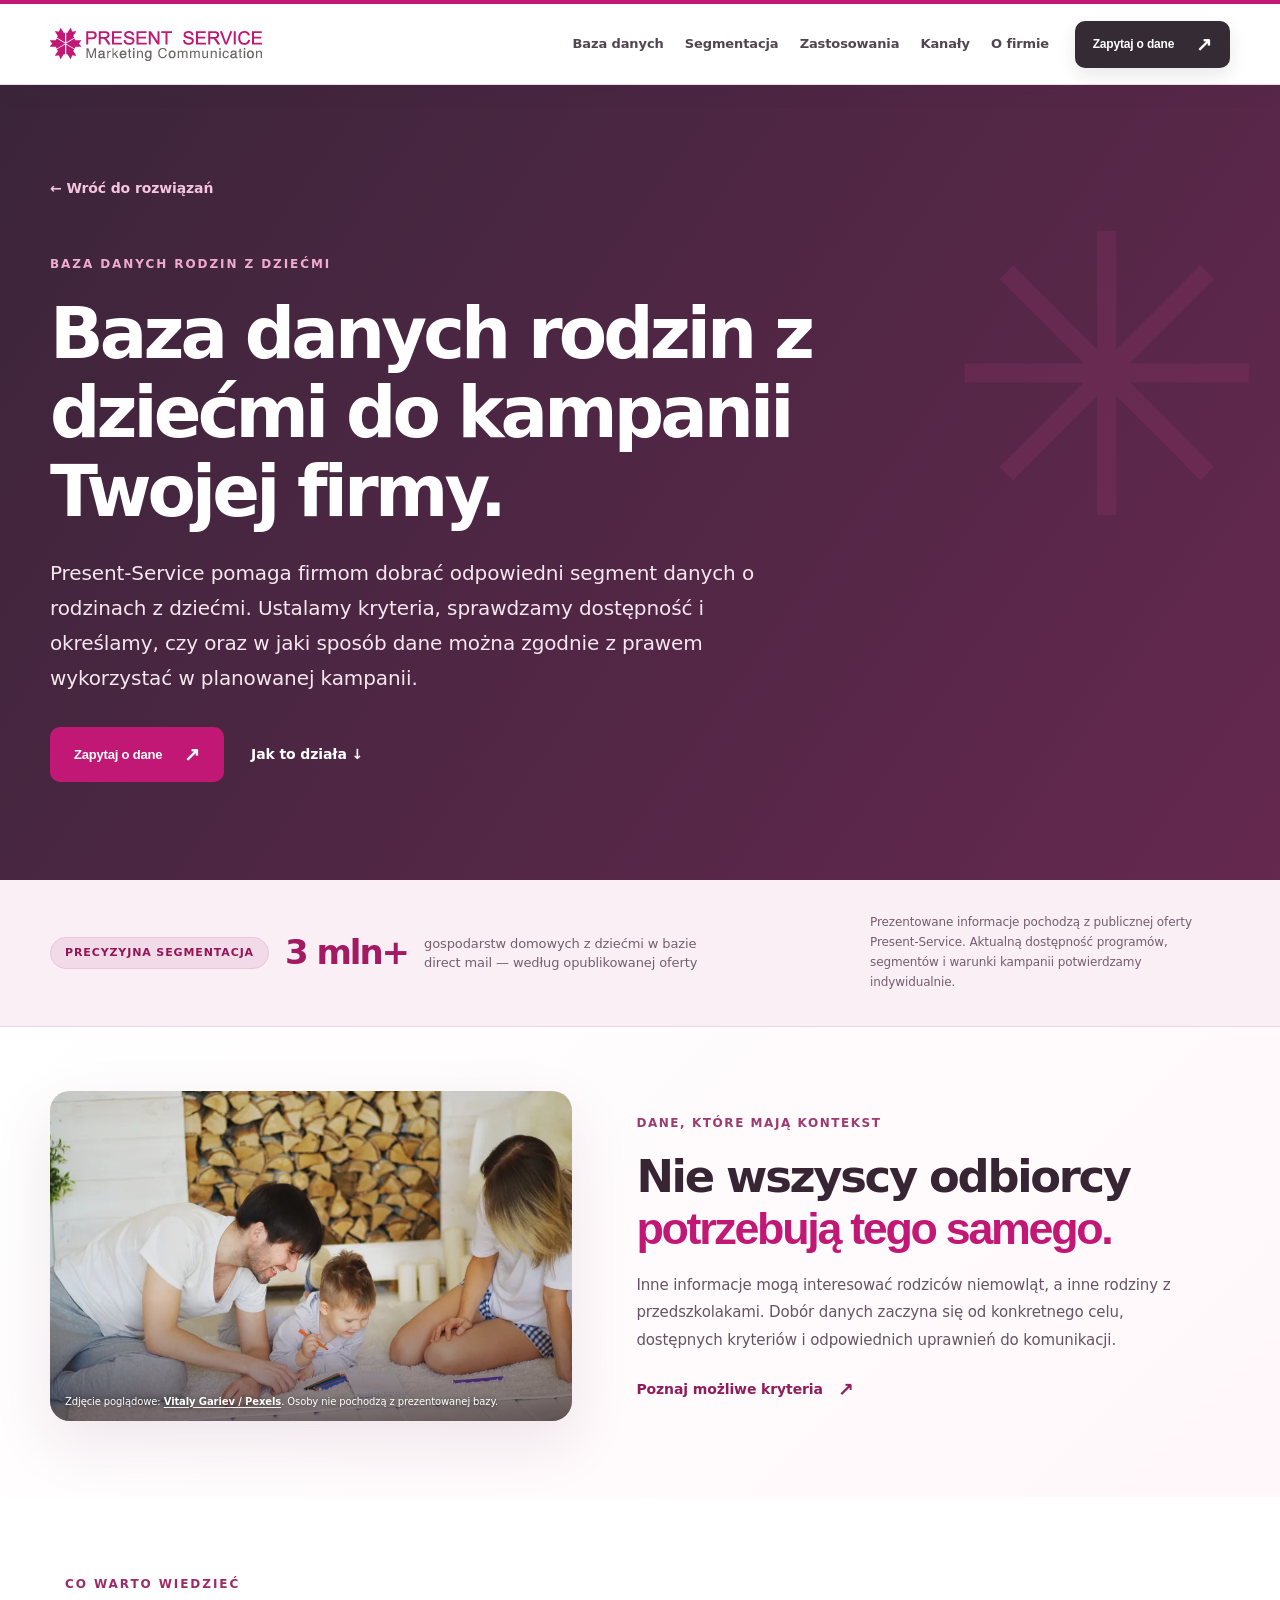
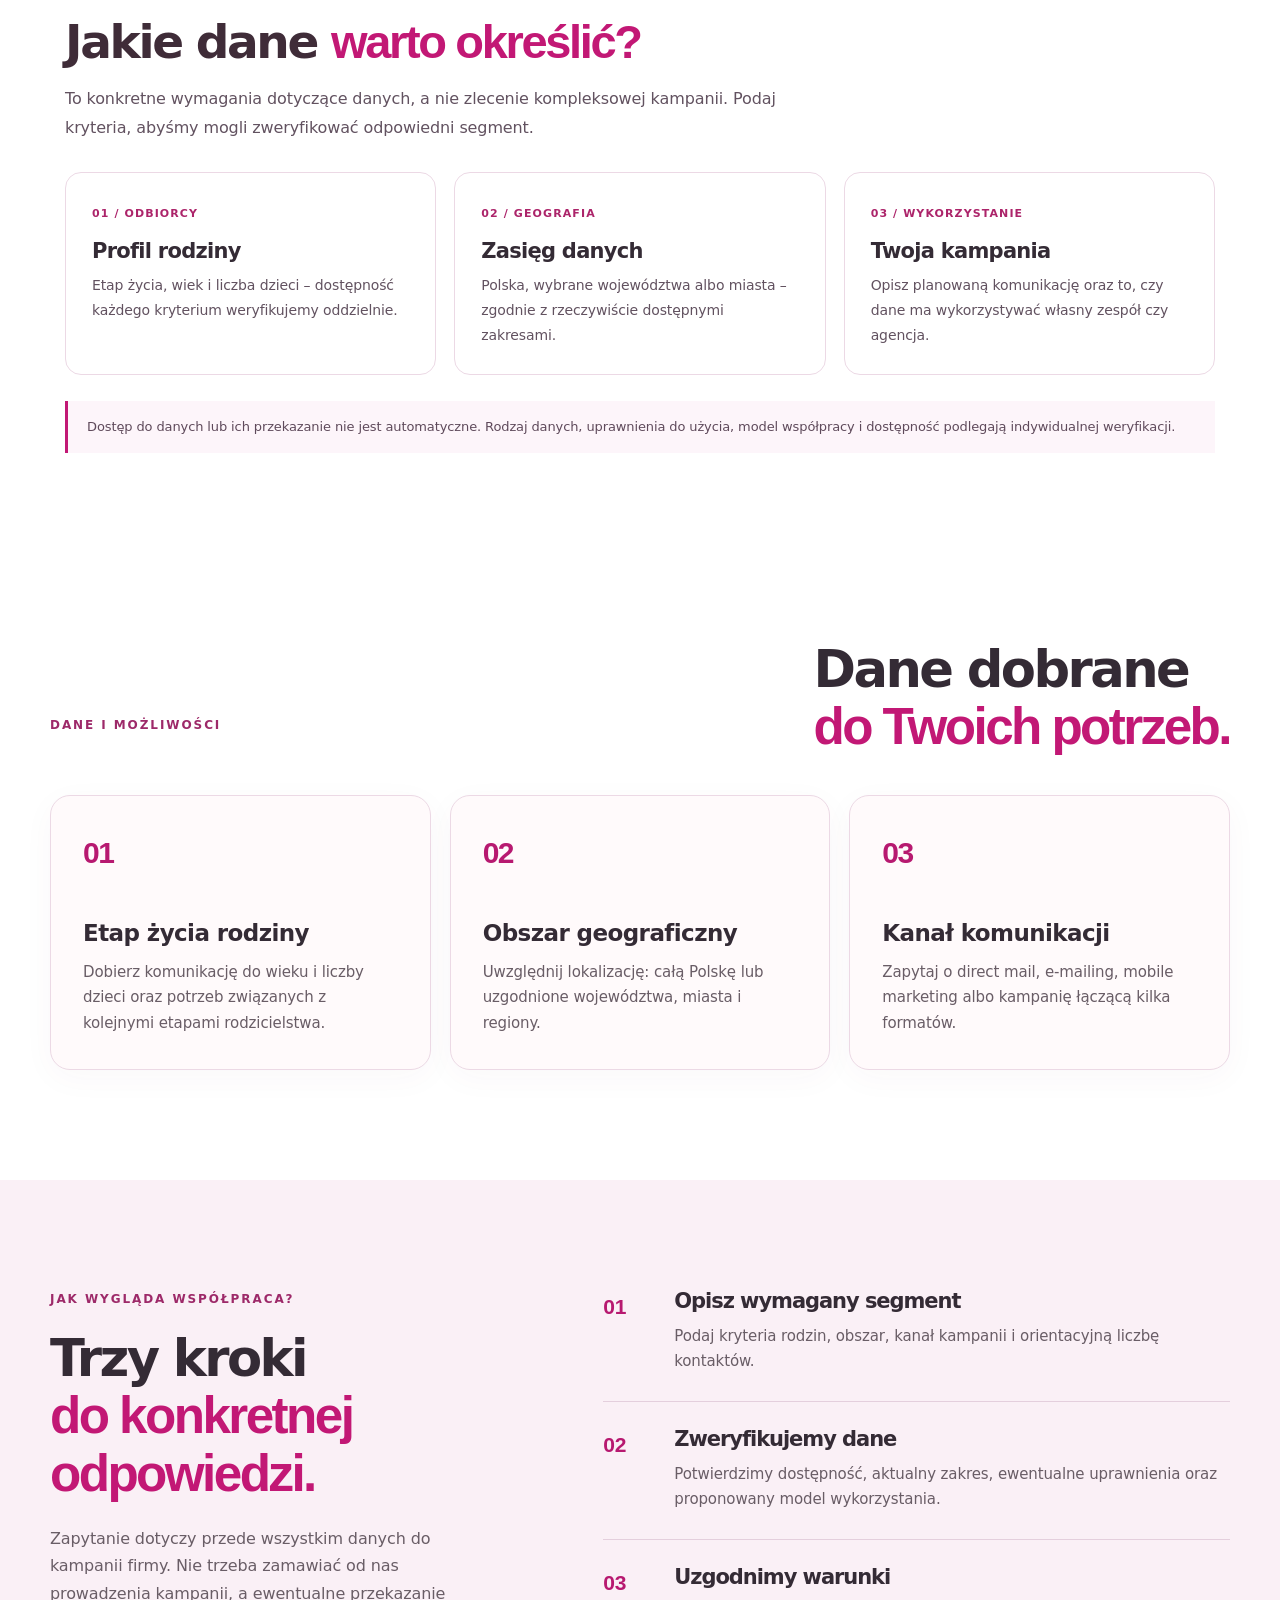
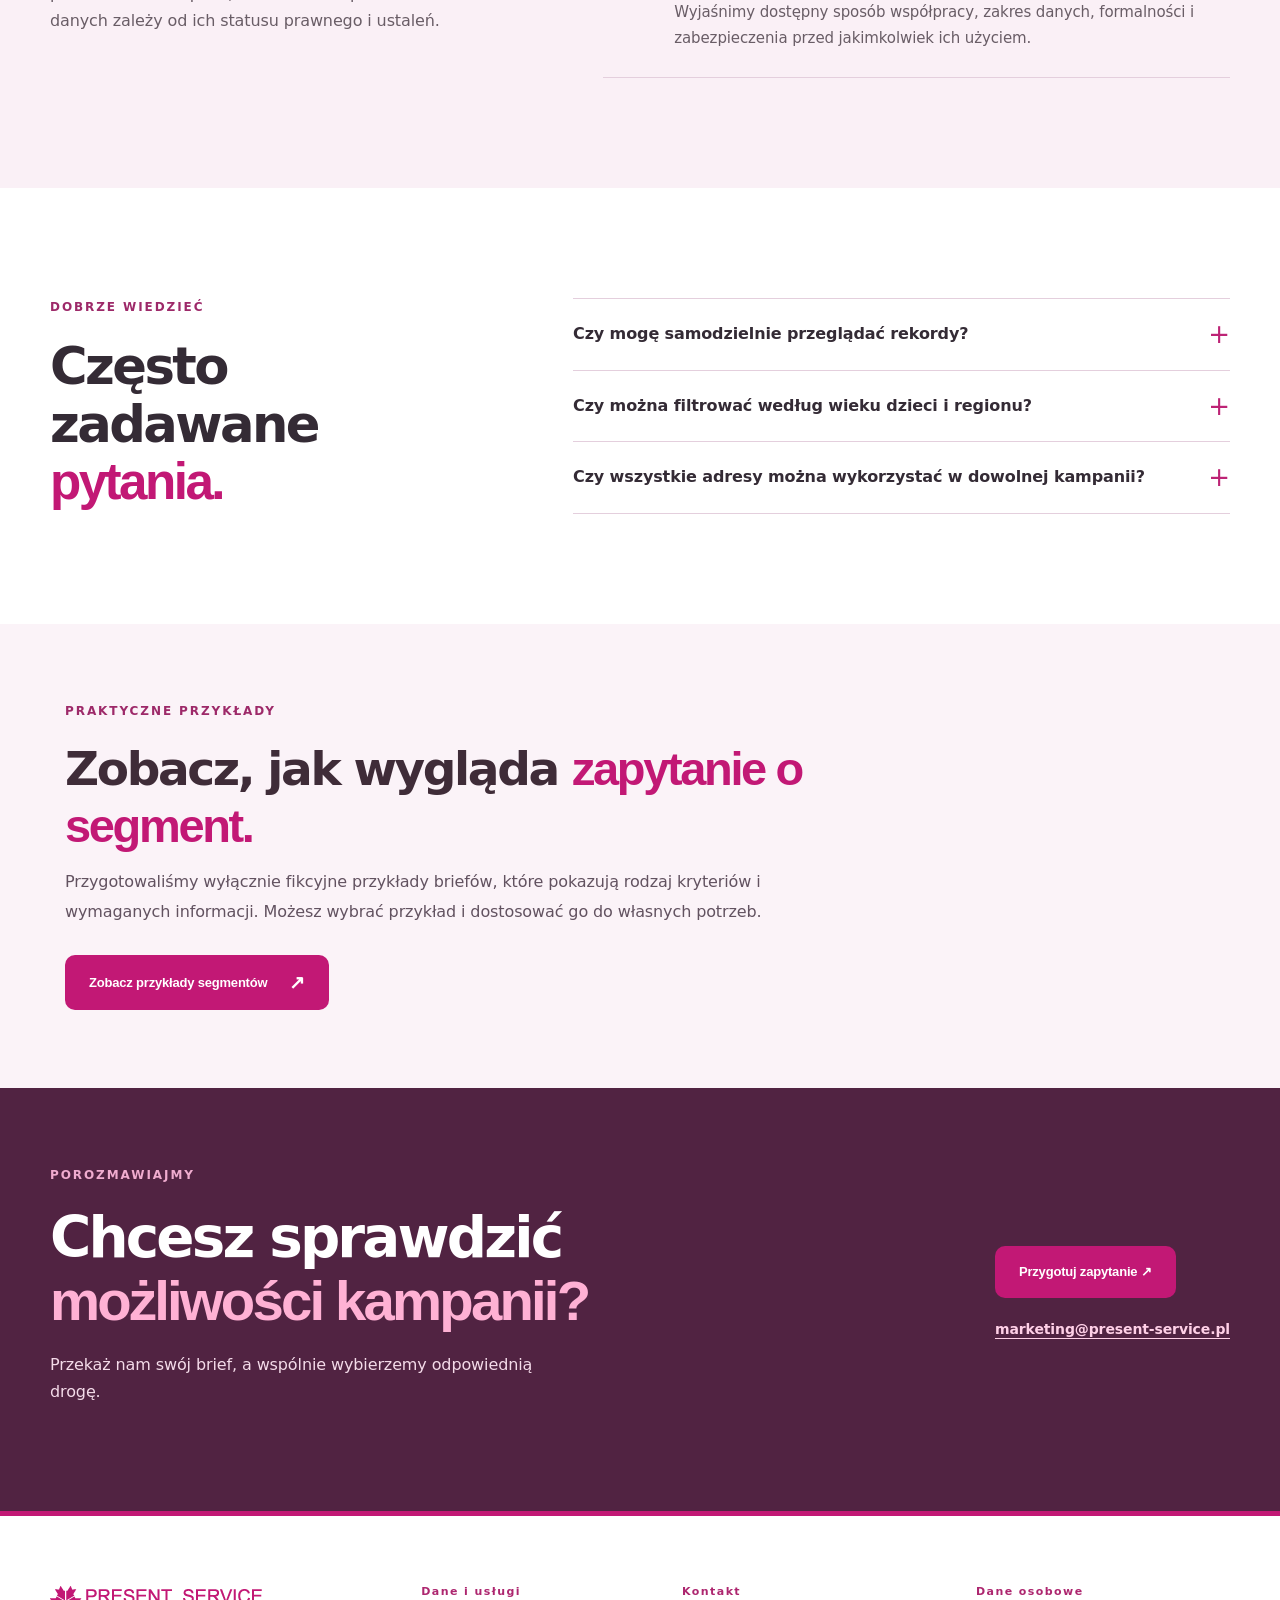
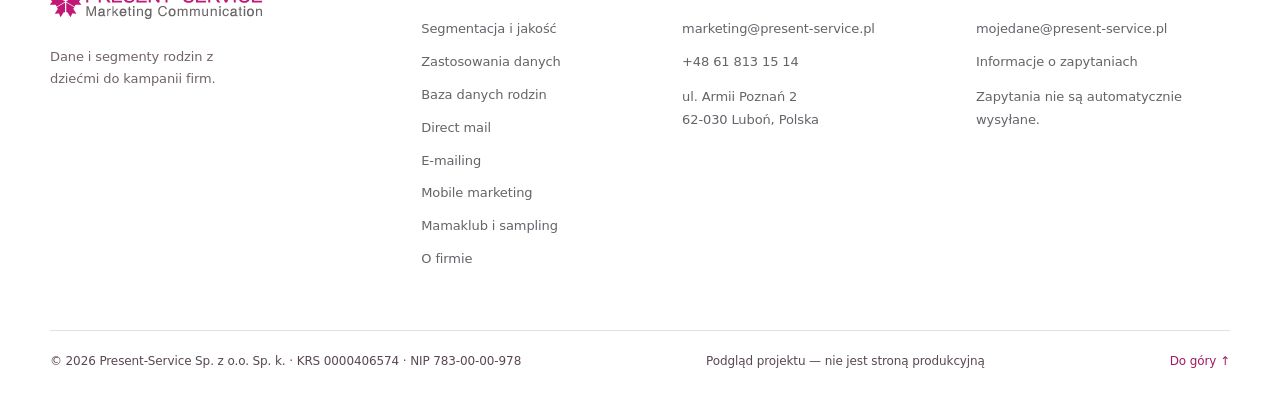
<file: baza-danych-rodzin.html>
<!doctype html>
<html lang="pl">
<head>
<meta charset="utf-8"><meta name="viewport" content="width=device-width,initial-scale=1">
<meta name="theme-color" content="#c21875"><meta name="robots" content="noindex,nofollow">
<meta name="description" content="Dobierz dane o rodzinach z dziećmi do własnych kampanii marketingowych. Segmentacja według wieku dzieci, lokalizacji i kanału. Dostępność oraz warunki potwierdzamy indywidualnie.">
<meta property="og:type" content="website"><meta property="og:locale" content="pl_PL"><meta property="og:title" content="Baza danych rodzin z dziećmi w Polsce"><meta property="og:description" content="Dobierz dane o rodzinach z dziećmi do własnych kampanii marketingowych. Segmentacja według wieku dzieci, lokalizacji i kanału. Dostępność oraz warunki potwierdzamy indywidualnie.">
<title>Baza danych rodzin z dziećmi dla firm | Present-Service</title>
<link rel="icon" type="image/png" href="./favicon.png">
<link rel="stylesheet" href="./styles.css"><link rel="stylesheet" href="./offer.css"><link rel="stylesheet" href="./brand.css"><link rel="stylesheet" href="./v2.css"><link rel="stylesheet" href="./premium.css"><link rel="stylesheet" href="./family-photos.css"><link rel="stylesheet" href="./data-focus.css"><script src="./app.js" defer></script>
<link rel="stylesheet" href="./ux-polish.css">
</head>
<body>
<a class="skip-link" href="#main">Przejdź do treści</a>
<header class="site-header" id="top"><div class="container header-inner">
<a class="brand" href="./index.html" aria-label="Present-Service — strona główna"><img class="brand-official-logo" src="./assets/present-service-logo-original.png?v=original-20261116" alt="PRESENT SERVICE – Marketing Communication" width="212" height="33"></a>
<button class="menu-toggle" type="button" aria-controls="primary-nav" aria-expanded="false" aria-label="Otwórz menu"><span></span><span></span><span></span></button>
<nav id="primary-nav" class="primary-nav" aria-label="Menu główne"><a href="./baza-danych-rodzin.html">Baza danych</a><a href="./segmentacja-danych.html">Segmentacja</a><a href="./zastosowania-danych.html">Zastosowania</a><a href="./index.html#rozwiazania">Kanały</a><a href="./o-firmie.html">O firmie</a><a href="./index.html#kontakt" class="nav-mobile-contact">Kontakt</a></nav>
<a href="./index.html?kanal=Potrzebuj%C4%99%20doradztwa#brief" class="btn btn-small btn-dark header-cta">Zapytaj o dane <span aria-hidden="true">↗</span></a>
</div></header>
<main id="main">
<section class="detail-hero"><div class="container detail-hero-inner"><a href="./index.html#rozwiazania" class="detail-back">← Wróć do rozwiązań</a><span class="detail-eyebrow">BAZA DANYCH RODZIN Z DZIEĆMI</span><h1>Baza danych rodzin z dziećmi do kampanii Twojej firmy.</h1><p>Present-Service pomaga firmom dobrać odpowiedni segment danych o rodzinach z dziećmi. Ustalamy kryteria, sprawdzamy dostępność i określamy, czy oraz w jaki sposób dane można zgodnie z prawem wykorzystać w planowanej kampanii.</p><div class="detail-actions"><a class="btn btn-coral" href="./index.html?kanal=Potrzebuj%C4%99%20doradztwa#brief">Zapytaj o dane <span aria-hidden="true">↗</span></a><a class="detail-link" href="#jak-to-dziala">Jak to działa ↓</a></div><span class="detail-hero-orb" aria-hidden="true">✳</span></div></section>
<section class="detail-stat"><div class="container detail-stat-inner"><div><span class="detail-stat-tag">Precyzyjna segmentacja</span><strong>3 mln+</strong><span>gospodarstw domowych z dziećmi w bazie direct mail — według opublikowanej oferty</span></div><p>Prezentowane informacje pochodzą z publicznej oferty Present-Service. Aktualną dostępność programów, segmentów i warunki kampanii potwierdzamy indywidualnie.</p></div></section>
<section class="family-editorial-section" aria-label="Ilustracja grup docelowych">
  <div class="container family-editorial-grid">
    <figure class="family-editorial-photo family-editorial-landscape">
      <img src="./assets/families/segment-preschool.webp" width="920" height="518" loading="lazy" decoding="async" alt="Rodzice z kilkulatkiem wspólnie rysują w domowym salonie">
      <figcaption>Zdjęcie poglądowe: <a href="https://www.pexels.com/photo/father-and-mother-helping-their-child-draw-picture-in-their-living-room-22690879/" target="_blank" rel="noopener noreferrer">Vitaly Gariev / Pexels</a>. Osoby nie pochodzą z prezentowanej bazy.</figcaption>
    </figure>
    <div class="family-editorial-copy"><span class="section-kicker">DANE, KTÓRE MAJĄ KONTEKST</span><h2>Nie wszyscy odbiorcy<br><em>potrzebują tego samego.</em></h2><p>Inne informacje mogą interesować rodziców niemowląt, a inne rodziny z przedszkolakami. Dobór danych zaczyna się od konkretnego celu, dostępnych kryteriów i odpowiednich uprawnień do komunikacji.</p><a href="./segmentacja-danych.html" class="text-link">Poznaj możliwe kryteria <span aria-hidden="true">↗</span></a></div>
  </div>
</section>
<section class="detail-data-module"><div class="container"><div class="detail-data-lead"><span class="detail-label">CO WARTO WIEDZIEĆ</span><h2>Jakie dane <em>warto określić?</em></h2><p>To konkretne wymagania dotyczące danych, a nie zlecenie kompleksowej kampanii. Podaj kryteria, abyśmy mogli zweryfikować odpowiedni segment.</p></div><div class="detail-data-cards"><article><span>01 / ODBIORCY</span><h3>Profil rodziny</h3><p>Etap życia, wiek i liczba dzieci – dostępność każdego kryterium weryfikujemy oddzielnie.</p></article><article><span>02 / GEOGRAFIA</span><h3>Zasięg danych</h3><p>Polska, wybrane województwa albo miasta – zgodnie z rzeczywiście dostępnymi zakresami.</p></article><article><span>03 / WYKORZYSTANIE</span><h3>Twoja kampania</h3><p>Opisz planowaną komunikację oraz to, czy dane ma wykorzystywać własny zespół czy agencja.</p></article></div><div class="detail-data-qualifier">Dostęp do danych lub ich przekazanie nie jest automatyczne. Rodzaj danych, uprawnienia do użycia, model współpracy i dostępność podlegają indywidualnej weryfikacji.</div></div></section>
<section class="detail-section"><div class="container"><div class="detail-heading"><span class="detail-label">DANE I MOŻLIWOŚCI</span><h2>Dane dobrane<br><em>do Twoich potrzeb.</em></h2></div><div class="detail-feature-grid"><article class="detail-feature"><div class="feature-index">01</div><h3>Etap życia rodziny</h3><p>Dobierz komunikację do wieku i liczby dzieci oraz potrzeb związanych z kolejnymi etapami rodzicielstwa.</p></article>
<article class="detail-feature"><div class="feature-index">02</div><h3>Obszar geograficzny</h3><p>Uwzględnij lokalizację: całą Polskę lub uzgodnione województwa, miasta i regiony.</p></article>
<article class="detail-feature"><div class="feature-index">03</div><h3>Kanał komunikacji</h3><p>Zapytaj o direct mail, e-mailing, mobile marketing albo kampanię łączącą kilka formatów.</p></article></div></div></section>
<section class="detail-section detail-section-alt" id="jak-to-dziala"><div class="container detail-process"><div><span class="detail-label">JAK WYGLĄDA WSPÓŁPRACA?</span><h2>Trzy kroki<br><em>do konkretnej odpowiedzi.</em></h2><p>Zapytanie dotyczy przede wszystkim danych do kampanii firmy. Nie trzeba zamawiać od nas prowadzenia kampanii, a ewentualne przekazanie danych zależy od ich statusu prawnego i ustaleń.</p></div><ol class="detail-steps"><li><span>01</span><div><h3>Opisz wymagany segment</h3><p>Podaj kryteria rodzin, obszar, kanał kampanii i orientacyjną liczbę kontaktów.</p></div></li><li><span>02</span><div><h3>Zweryfikujemy dane</h3><p>Potwierdzimy dostępność, aktualny zakres, ewentualne uprawnienia oraz proponowany model wykorzystania.</p></div></li><li><span>03</span><div><h3>Uzgodnimy warunki</h3><p>Wyjaśnimy dostępny sposób współpracy, zakres danych, formalności i zabezpieczenia przed jakimkolwiek ich użyciem.</p></div></li></ol></div></section>
<section class="detail-section"><div class="container detail-faq"><div><span class="detail-label">DOBRZE WIEDZIEĆ</span><h2>Często zadawane<br><em>pytania.</em></h2></div><div class="detail-faq-list"><details><summary>Czy mogę samodzielnie przeglądać rekordy?</summary><p>Nie. Publiczna strona nie umożliwia przeglądania ani pobierania danych osób fizycznych. Zapytania dotyczą dostępności i możliwych warunków wykorzystania lub udostępnienia danych do kampanii.</p></details>
<details><summary>Czy można filtrować według wieku dzieci i regionu?</summary><p>Te kryteria są wymienione w ofercie Present-Service. Dostępność konkretnego połączenia kryteriów i kanałów wymaga indywidualnego potwierdzenia.</p></details>
<details><summary>Czy wszystkie adresy można wykorzystać w dowolnej kampanii?</summary><p>Nie. Zakres wykorzystania zależy od właściwej podstawy prawnej, uprawnień do kontaktu i celu konkretnej kampanii.</p></details></div></div></section>
<section class="detail-data-module alt"><div class="container"><div class="detail-data-lead"><span class="detail-label">PRAKTYCZNE PRZYKŁADY</span><h2>Zobacz, jak wygląda <em>zapytanie o segment.</em></h2><p>Przygotowaliśmy wyłącznie fikcyjne przykłady briefów, które pokazują rodzaj kryteriów i wymaganych informacji. Możesz wybrać przykład i dostosować go do własnych potrzeb.</p></div><a href="./index.html#przykladowe-segmenty" class="btn btn-coral">Zobacz przykłady segmentów <span aria-hidden="true">↗</span></a></div></section>
<section class="detail-final"><div class="container detail-final-inner"><div><span class="detail-label">POROZMAWIAJMY</span><h2>Chcesz sprawdzić<br><em>możliwości kampanii?</em></h2><p>Przekaż nam swój brief, a wspólnie wybierzemy odpowiednią drogę.</p></div><div class="detail-final-actions"><a class="btn btn-coral" href="./index.html?kanal=Potrzebuj%C4%99%20doradztwa#brief">Przygotuj zapytanie ↗</a><a href="mailto:marketing@present-service.pl?subject=Zapytanie%20%E2%80%93%20BAZA%20DANYCH%20RODZIN%20Z%20DZIE%C4%86MI">marketing@present-service.pl</a></div></div></section>
</main>
<footer class="footer"><div class="container footer-main">
<div class="footer-brand-group"><a class="brand brand-footer" href="./index.html"><img class="brand-official-logo" src="./assets/present-service-logo-original.png?v=original-20261116" alt="PRESENT SERVICE – Marketing Communication" width="212" height="33"></a><p>Dane i segmenty rodzin z dziećmi do kampanii firm.</p></div>
<div class="footer-column"><h3>Dane i usługi</h3><a href="./segmentacja-danych.html">Segmentacja i jakość</a><a href="./zastosowania-danych.html">Zastosowania danych</a><a href="./baza-danych-rodzin.html">Baza danych rodzin</a><a href="./direct-mail.html">Direct mail</a><a href="./emailing.html">E-mailing</a><a href="./mobile-marketing.html">Mobile marketing</a><a href="./mamaklub-sampling.html">Mamaklub i sampling</a><a href="./o-firmie.html">O firmie</a></div>
<div class="footer-column"><h3>Kontakt</h3><a href="mailto:marketing@present-service.pl">marketing@present-service.pl</a><a href="tel:+48618131514">+48 61 813 15 14</a><span>ul. Armii Poznań 2<br>62-030 Luboń, Polska</span></div>
<div class="footer-column"><h3>Dane osobowe</h3><a href="mailto:mojedane@present-service.pl">mojedane@present-service.pl</a><a href="./informacje-o-danych.html">Informacje o zapytaniach</a><span>Zapytania nie są automatycznie wysyłane.</span></div>
</div><div class="container footer-bottom"><span>© <span id="year">2026</span> Present-Service Sp. z o.o. Sp. k. · KRS 0000406574 · NIP 783-00-00-978</span><span>Podgląd projektu — nie jest stroną produkcyjną</span><a href="#top">Do góry ↑</a></div></footer>
</body></html>
</file>
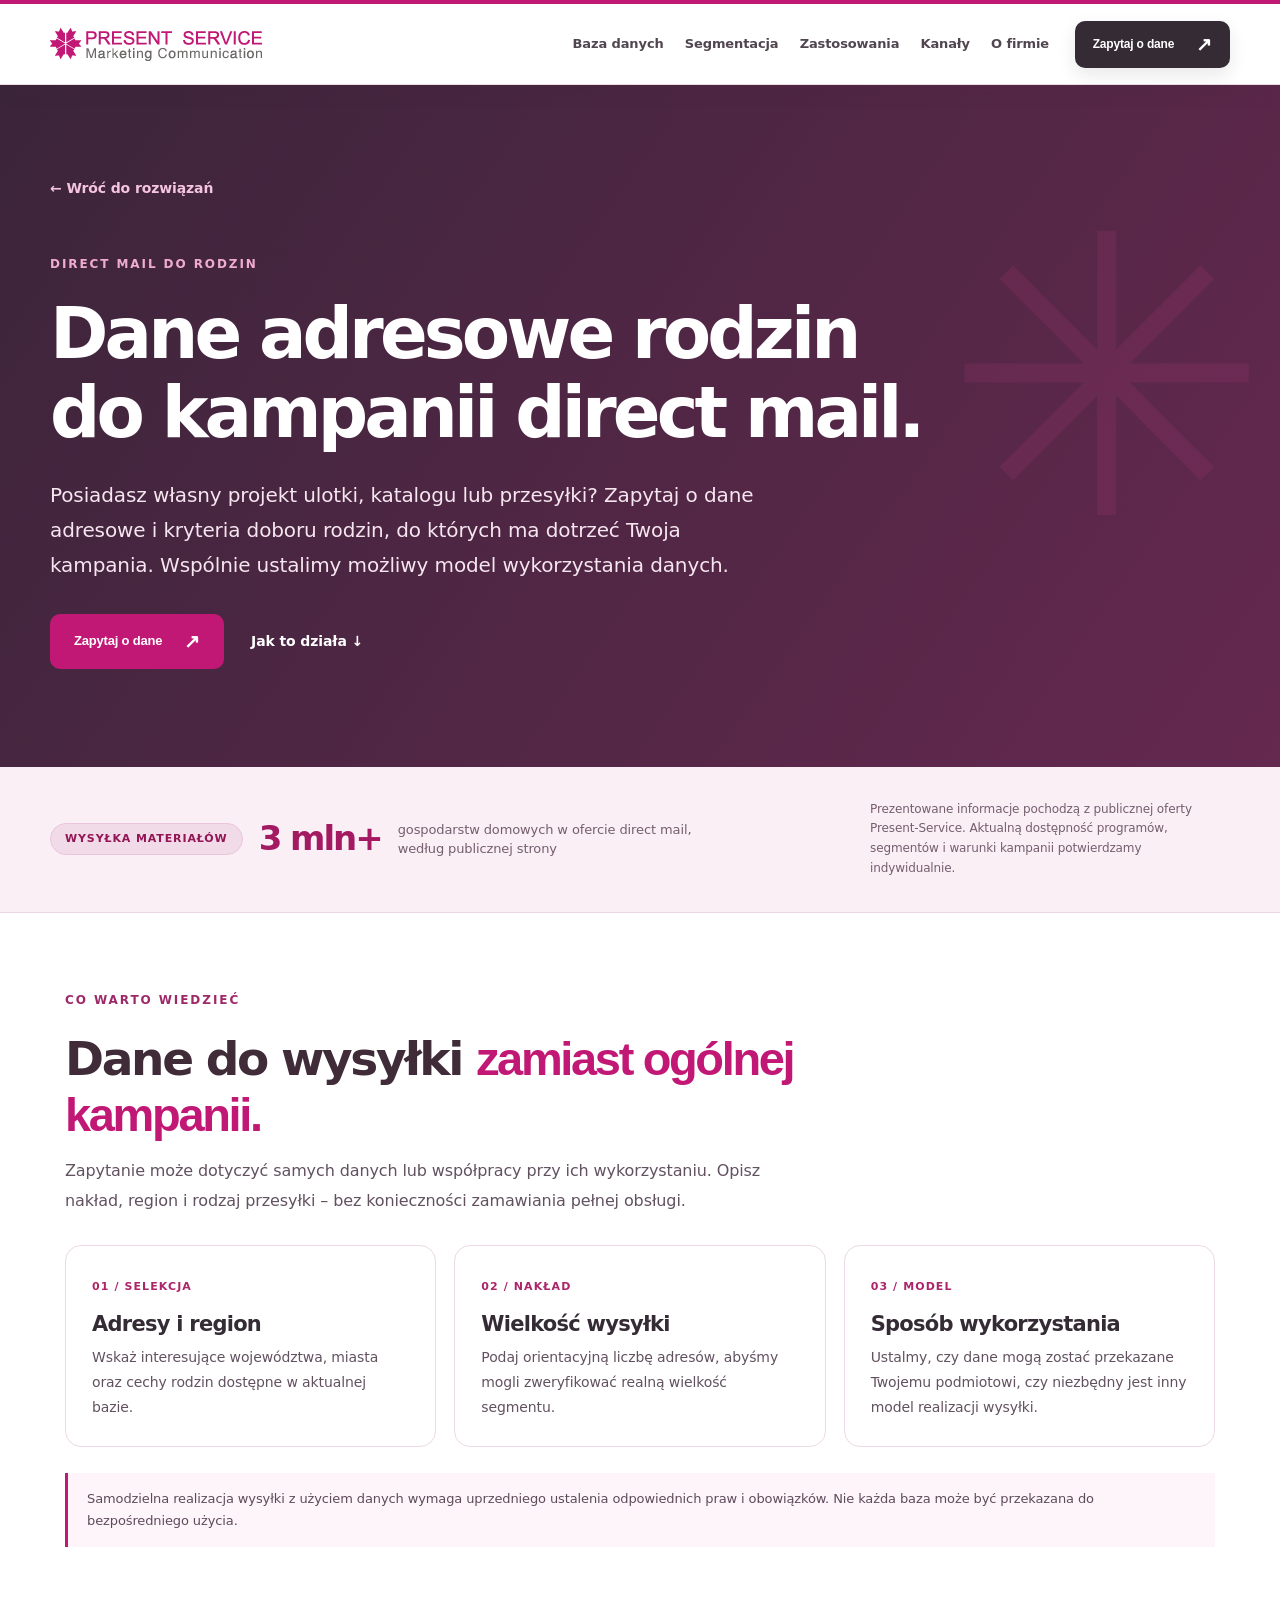
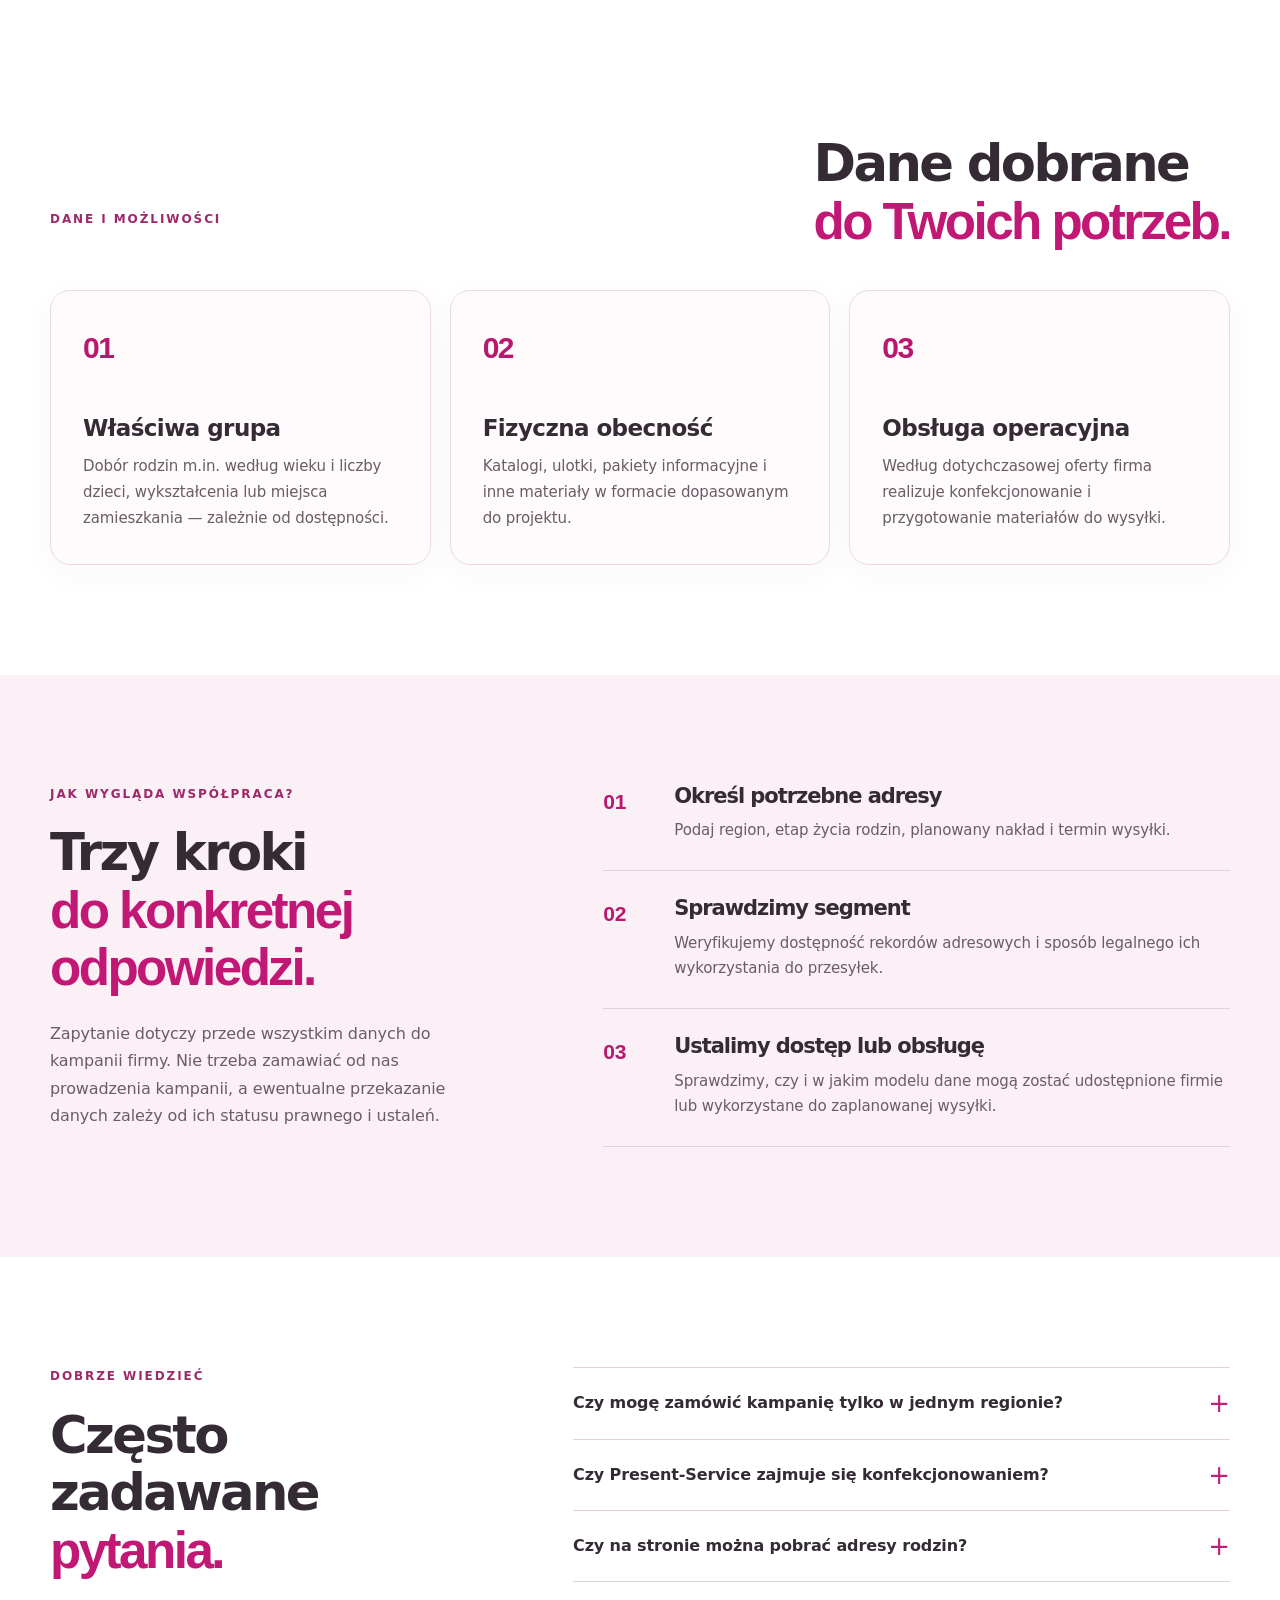
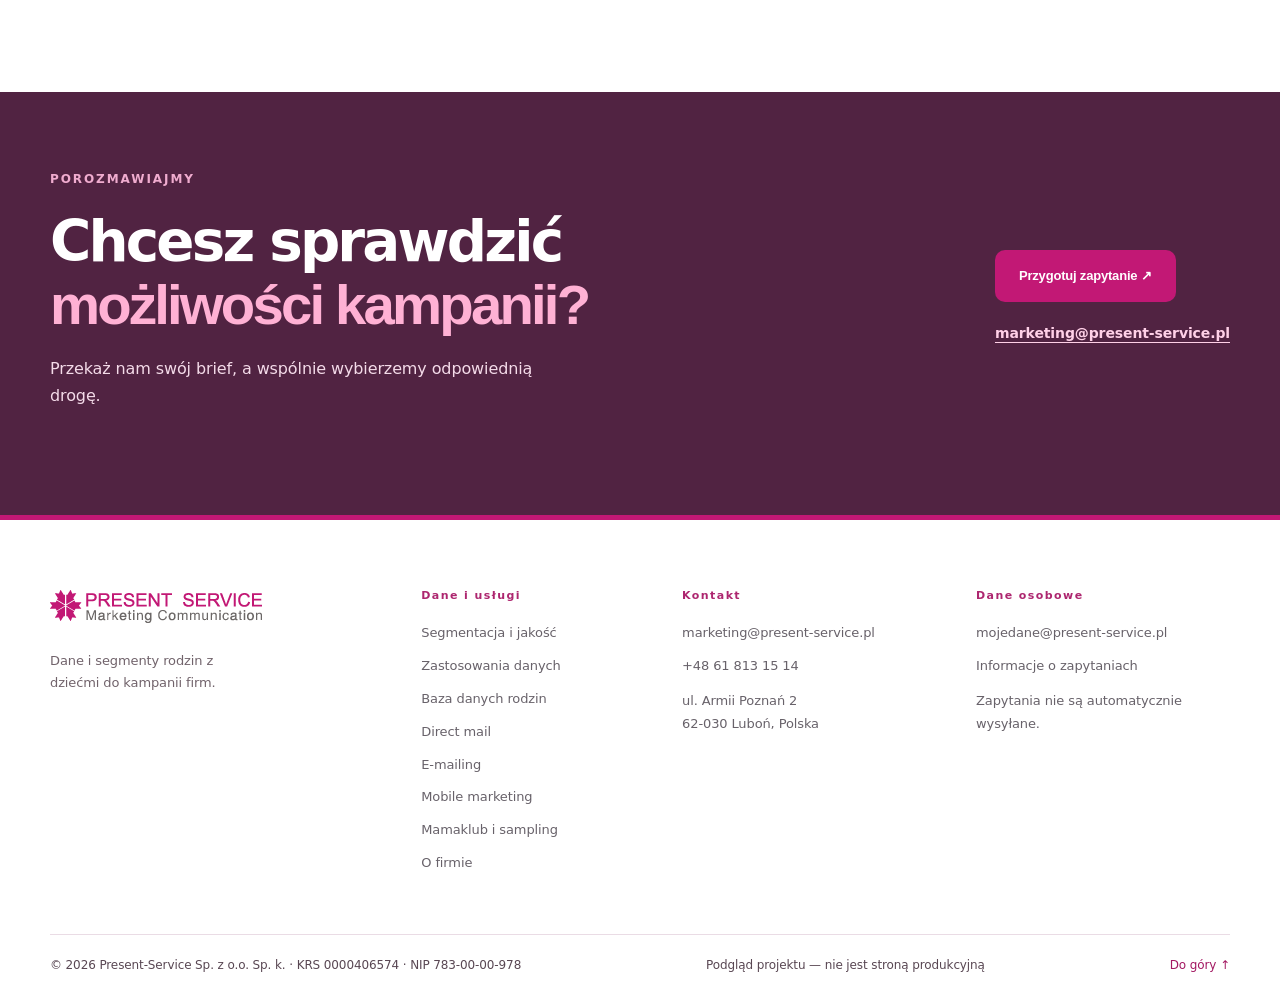
<file: direct-mail.html>
<!doctype html>
<html lang="pl">
<head>
<meta charset="utf-8"><meta name="viewport" content="width=device-width,initial-scale=1">
<meta name="theme-color" content="#c21875"><meta name="robots" content="noindex,nofollow">
<meta name="description" content="Planujesz kampanię pocztową? Sprawdź możliwość doboru danych adresowych rodzin z dziećmi według wieku dzieci i regionu oraz dostępne modele ich wykorzystania.">
<meta property="og:type" content="website"><meta property="og:locale" content="pl_PL"><meta property="og:title" content="Direct mail do rodzin z dziećmi | Present-Service"><meta property="og:description" content="Planujesz kampanię pocztową? Sprawdź możliwość doboru danych adresowych rodzin z dziećmi według wieku dzieci i regionu oraz dostępne modele ich wykorzystania.">
<title>Baza adresowa rodzin do kampanii direct mail | Present-Service</title>
<link rel="icon" type="image/png" href="./favicon.png">
<link rel="stylesheet" href="./styles.css"><link rel="stylesheet" href="./offer.css"><link rel="stylesheet" href="./brand.css"><link rel="stylesheet" href="./v2.css"><link rel="stylesheet" href="./premium.css"><link rel="stylesheet" href="./data-focus.css"><script src="./app.js" defer></script>
<link rel="stylesheet" href="./ux-polish.css">
</head>
<body>
<a class="skip-link" href="#main">Przejdź do treści</a>
<header class="site-header" id="top"><div class="container header-inner">
<a class="brand" href="./index.html" aria-label="Present-Service — strona główna"><img class="brand-official-logo" src="./assets/present-service-logo-original.png?v=original-20261116" alt="PRESENT SERVICE – Marketing Communication" width="212" height="33"></a>
<button class="menu-toggle" type="button" aria-controls="primary-nav" aria-expanded="false" aria-label="Otwórz menu"><span></span><span></span><span></span></button>
<nav id="primary-nav" class="primary-nav" aria-label="Menu główne"><a href="./baza-danych-rodzin.html">Baza danych</a><a href="./segmentacja-danych.html">Segmentacja</a><a href="./zastosowania-danych.html">Zastosowania</a><a href="./index.html#rozwiazania">Kanały</a><a href="./o-firmie.html">O firmie</a><a href="./index.html#kontakt" class="nav-mobile-contact">Kontakt</a></nav>
<a href="./index.html?kanal=Direct%20mail#brief" class="btn btn-small btn-dark header-cta">Zapytaj o dane <span aria-hidden="true">↗</span></a>
</div></header>
<main id="main">
<section class="detail-hero"><div class="container detail-hero-inner"><a href="./index.html#rozwiazania" class="detail-back">← Wróć do rozwiązań</a><span class="detail-eyebrow">DIRECT MAIL DO RODZIN</span><h1>Dane adresowe rodzin do kampanii direct mail.</h1><p>Posiadasz własny projekt ulotki, katalogu lub przesyłki? Zapytaj o dane adresowe i kryteria doboru rodzin, do których ma dotrzeć Twoja kampania. Wspólnie ustalimy możliwy model wykorzystania danych.</p><div class="detail-actions"><a class="btn btn-coral" href="./index.html?kanal=Direct%20mail#brief">Zapytaj o dane <span aria-hidden="true">↗</span></a><a class="detail-link" href="#jak-to-dziala">Jak to działa ↓</a></div><span class="detail-hero-orb" aria-hidden="true">✳</span></div></section>
<section class="detail-stat"><div class="container detail-stat-inner"><div><span class="detail-stat-tag">Wysyłka materiałów</span><strong>3 mln+</strong><span>gospodarstw domowych w ofercie direct mail, według publicznej strony</span></div><p>Prezentowane informacje pochodzą z publicznej oferty Present-Service. Aktualną dostępność programów, segmentów i warunki kampanii potwierdzamy indywidualnie.</p></div></section>
<section class="detail-data-module"><div class="container"><div class="detail-data-lead"><span class="detail-label">CO WARTO WIEDZIEĆ</span><h2>Dane do wysyłki <em>zamiast ogólnej kampanii.</em></h2><p>Zapytanie może dotyczyć samych danych lub współpracy przy ich wykorzystaniu. Opisz nakład, region i rodzaj przesyłki – bez konieczności zamawiania pełnej obsługi.</p></div><div class="detail-data-cards"><article><span>01 / SELEKCJA</span><h3>Adresy i region</h3><p>Wskaż interesujące województwa, miasta oraz cechy rodzin dostępne w aktualnej bazie.</p></article><article><span>02 / NAKŁAD</span><h3>Wielkość wysyłki</h3><p>Podaj orientacyjną liczbę adresów, abyśmy mogli zweryfikować realną wielkość segmentu.</p></article><article><span>03 / MODEL</span><h3>Sposób wykorzystania</h3><p>Ustalmy, czy dane mogą zostać przekazane Twojemu podmiotowi, czy niezbędny jest inny model realizacji wysyłki.</p></article></div><div class="detail-data-qualifier">Samodzielna realizacja wysyłki z użyciem danych wymaga uprzedniego ustalenia odpowiednich praw i obowiązków. Nie każda baza może być przekazana do bezpośredniego użycia.</div></div></section>
<section class="detail-section"><div class="container"><div class="detail-heading"><span class="detail-label">DANE I MOŻLIWOŚCI</span><h2>Dane dobrane<br><em>do Twoich potrzeb.</em></h2></div><div class="detail-feature-grid"><article class="detail-feature"><div class="feature-index">01</div><h3>Właściwa grupa</h3><p>Dobór rodzin m.in. według wieku i liczby dzieci, wykształcenia lub miejsca zamieszkania — zależnie od dostępności.</p></article>
<article class="detail-feature"><div class="feature-index">02</div><h3>Fizyczna obecność</h3><p>Katalogi, ulotki, pakiety informacyjne i inne materiały w formacie dopasowanym do projektu.</p></article>
<article class="detail-feature"><div class="feature-index">03</div><h3>Obsługa operacyjna</h3><p>Według dotychczasowej oferty firma realizuje konfekcjonowanie i przygotowanie materiałów do wysyłki.</p></article></div></div></section>
<section class="detail-section detail-section-alt" id="jak-to-dziala"><div class="container detail-process"><div><span class="detail-label">JAK WYGLĄDA WSPÓŁPRACA?</span><h2>Trzy kroki<br><em>do konkretnej odpowiedzi.</em></h2><p>Zapytanie dotyczy przede wszystkim danych do kampanii firmy. Nie trzeba zamawiać od nas prowadzenia kampanii, a ewentualne przekazanie danych zależy od ich statusu prawnego i ustaleń.</p></div><ol class="detail-steps"><li><span>01</span><div><h3>Określ potrzebne adresy</h3><p>Podaj region, etap życia rodzin, planowany nakład i termin wysyłki.</p></div></li><li><span>02</span><div><h3>Sprawdzimy segment</h3><p>Weryfikujemy dostępność rekordów adresowych i sposób legalnego ich wykorzystania do przesyłek.</p></div></li><li><span>03</span><div><h3>Ustalimy dostęp lub obsługę</h3><p>Sprawdzimy, czy i w jakim modelu dane mogą zostać udostępnione firmie lub wykorzystane do zaplanowanej wysyłki.</p></div></li></ol></div></section>
<section class="detail-section"><div class="container detail-faq"><div><span class="detail-label">DOBRZE WIEDZIEĆ</span><h2>Często zadawane<br><em>pytania.</em></h2></div><div class="detail-faq-list"><details><summary>Czy mogę zamówić kampanię tylko w jednym regionie?</summary><p>Możliwość selekcji geograficznej wynika z opublikowanej oferty. Szczegóły są potwierdzane dla konkretnego zapytania.</p></details>
<details><summary>Czy Present-Service zajmuje się konfekcjonowaniem?</summary><p>W publicznej ofercie firma opisuje zaplecze do konfekcjonowania przesyłek. Aktualny zakres usługi należy potwierdzić przy wycenie.</p></details>
<details><summary>Czy na stronie można pobrać adresy rodzin?</summary><p>Nie. Strona służy do kontaktu w sprawie kampanii i nie udostępnia indywidualnych danych.</p></details></div></div></section>
<section class="detail-final"><div class="container detail-final-inner"><div><span class="detail-label">POROZMAWIAJMY</span><h2>Chcesz sprawdzić<br><em>możliwości kampanii?</em></h2><p>Przekaż nam swój brief, a wspólnie wybierzemy odpowiednią drogę.</p></div><div class="detail-final-actions"><a class="btn btn-coral" href="./index.html?kanal=Direct%20mail#brief">Przygotuj zapytanie ↗</a><a href="mailto:marketing@present-service.pl?subject=Zapytanie%20%E2%80%93%20DIRECT%20MAIL%20DO%20RODZIN">marketing@present-service.pl</a></div></div></section>
</main>
<footer class="footer"><div class="container footer-main">
<div class="footer-brand-group"><a class="brand brand-footer" href="./index.html"><img class="brand-official-logo" src="./assets/present-service-logo-original.png?v=original-20261116" alt="PRESENT SERVICE – Marketing Communication" width="212" height="33"></a><p>Dane i segmenty rodzin z dziećmi do kampanii firm.</p></div>
<div class="footer-column"><h3>Dane i usługi</h3><a href="./segmentacja-danych.html">Segmentacja i jakość</a><a href="./zastosowania-danych.html">Zastosowania danych</a><a href="./baza-danych-rodzin.html">Baza danych rodzin</a><a href="./direct-mail.html">Direct mail</a><a href="./emailing.html">E-mailing</a><a href="./mobile-marketing.html">Mobile marketing</a><a href="./mamaklub-sampling.html">Mamaklub i sampling</a><a href="./o-firmie.html">O firmie</a></div>
<div class="footer-column"><h3>Kontakt</h3><a href="mailto:marketing@present-service.pl">marketing@present-service.pl</a><a href="tel:+48618131514">+48 61 813 15 14</a><span>ul. Armii Poznań 2<br>62-030 Luboń, Polska</span></div>
<div class="footer-column"><h3>Dane osobowe</h3><a href="mailto:mojedane@present-service.pl">mojedane@present-service.pl</a><a href="./informacje-o-danych.html">Informacje o zapytaniach</a><span>Zapytania nie są automatycznie wysyłane.</span></div>
</div><div class="container footer-bottom"><span>© <span id="year">2026</span> Present-Service Sp. z o.o. Sp. k. · KRS 0000406574 · NIP 783-00-00-978</span><span>Podgląd projektu — nie jest stroną produkcyjną</span><a href="#top">Do góry ↑</a></div></footer>
</body></html>
</file>
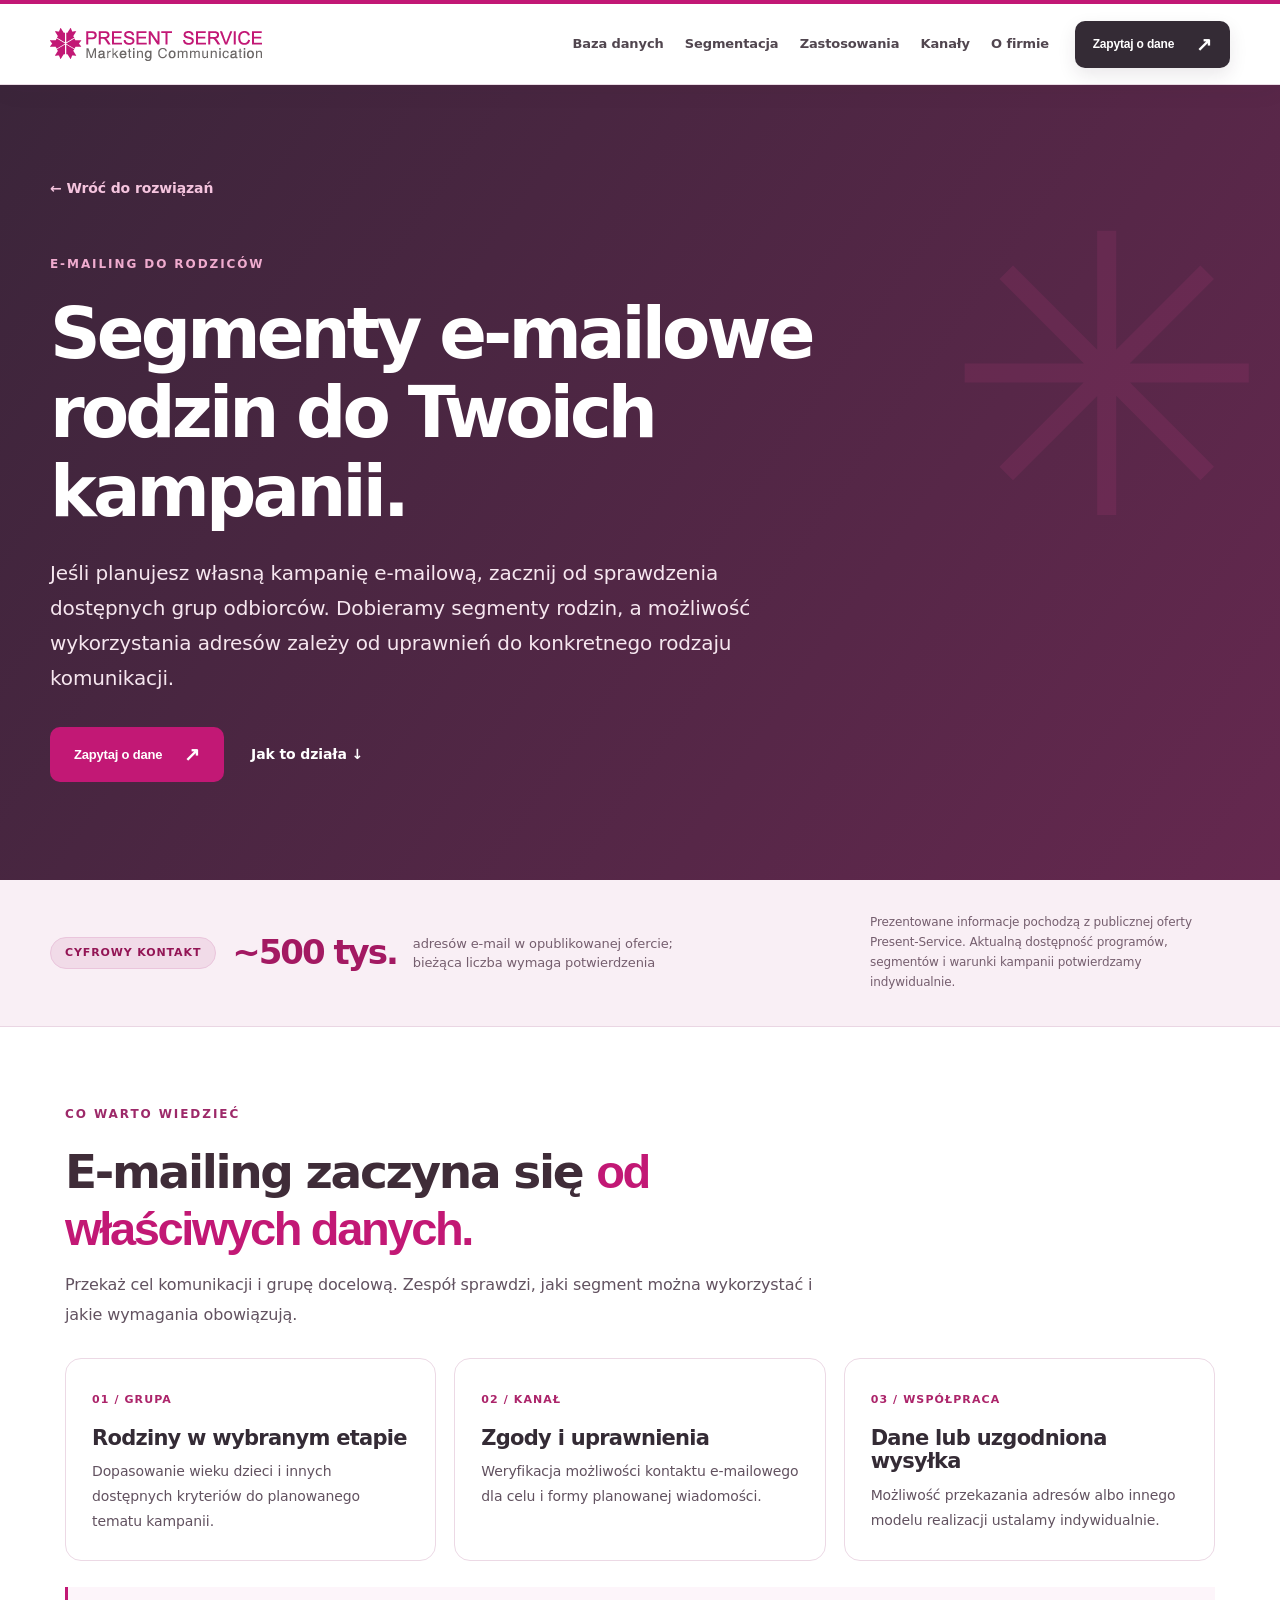
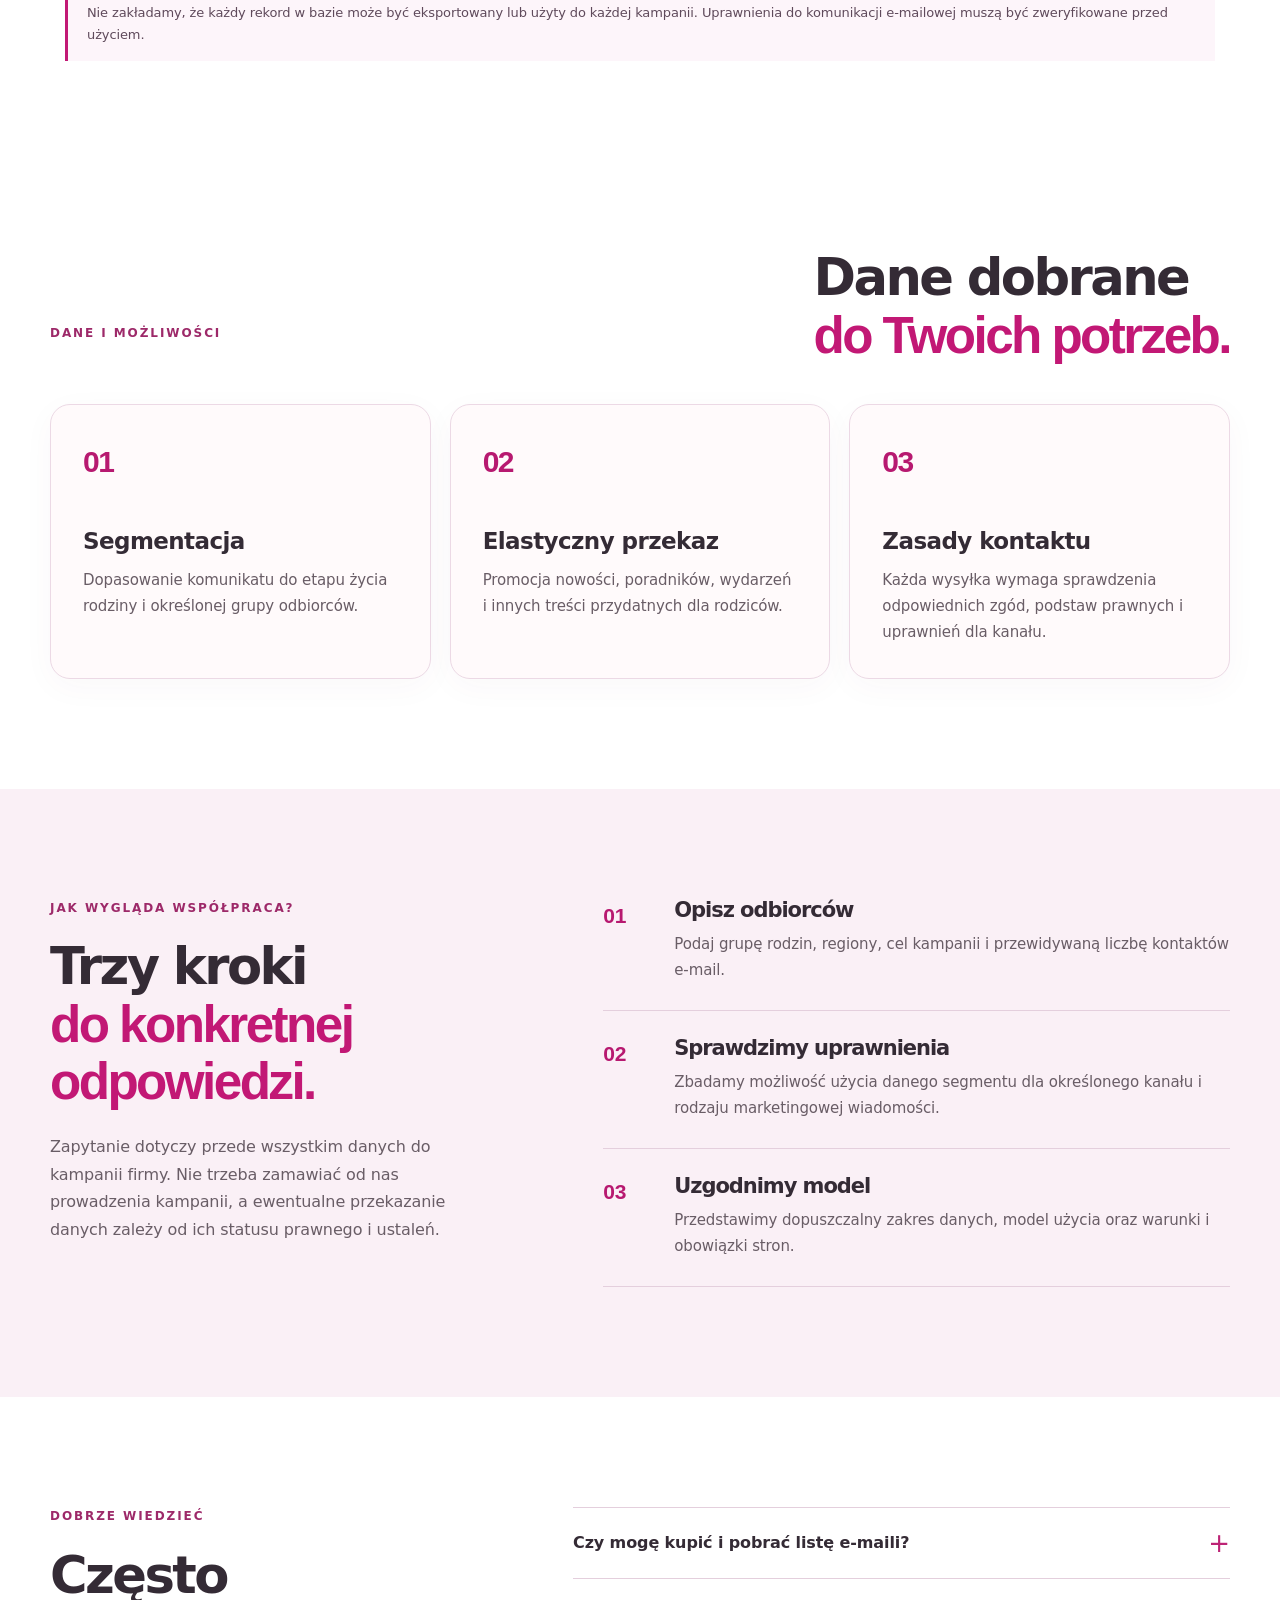
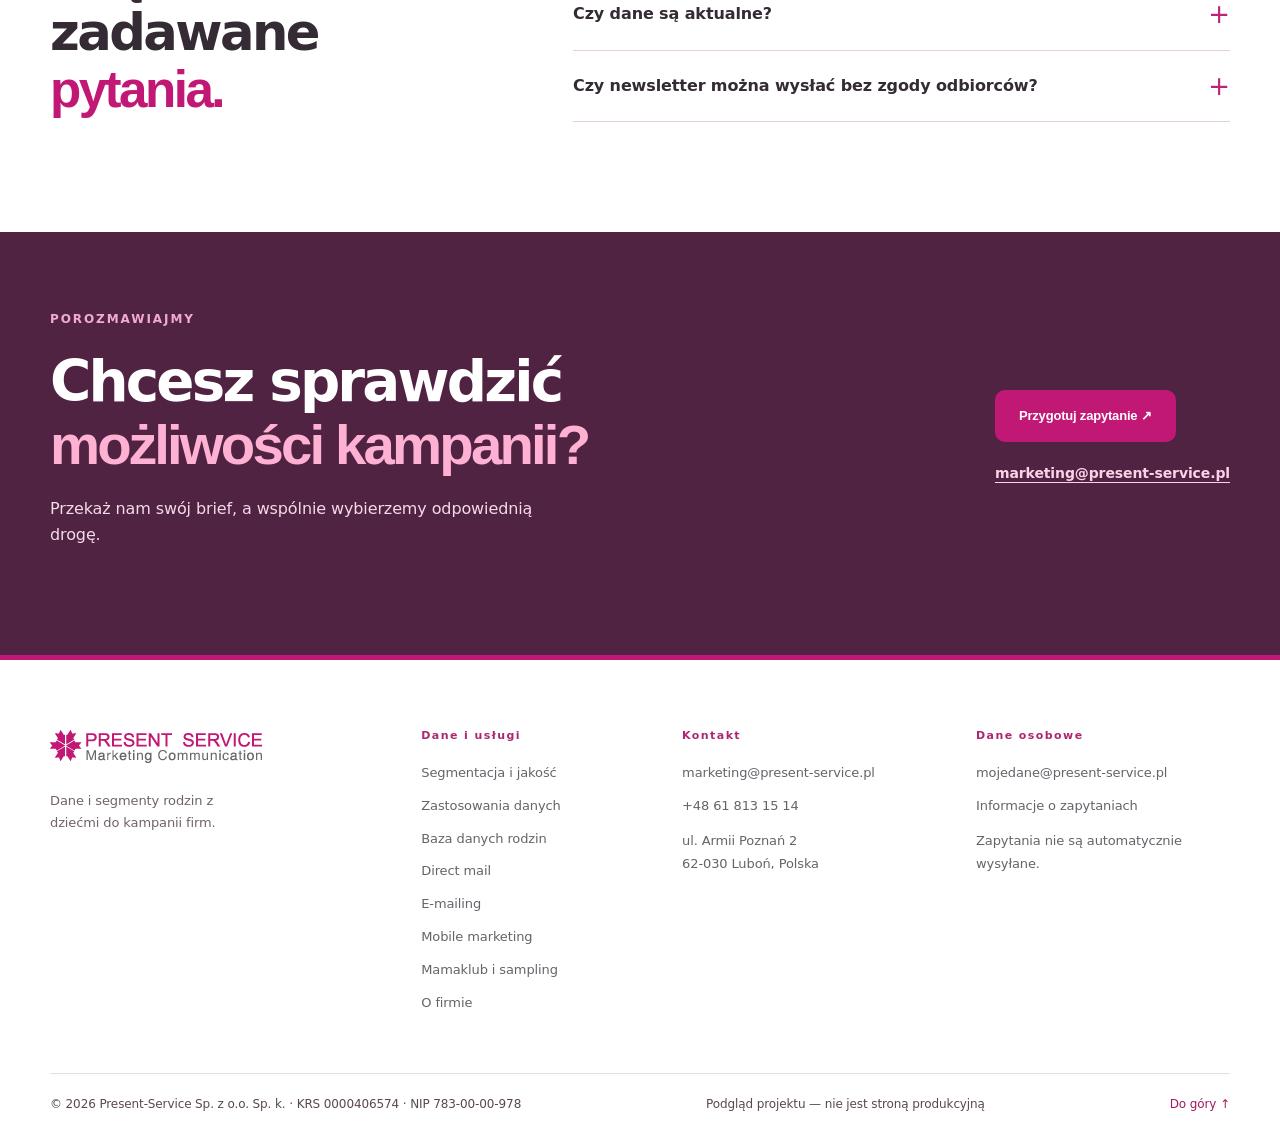
<file: emailing.html>
<!doctype html>
<html lang="pl">
<head>
<meta charset="utf-8"><meta name="viewport" content="width=device-width,initial-scale=1">
<meta name="theme-color" content="#c21875"><meta name="robots" content="noindex,nofollow">
<meta name="description" content="Szukasz danych do kampanii e-mailowej skierowanej do rodzin z dziećmi? Określ kryteria segmentacji i zapytaj o dostępność oraz uprawnienia do kontaktu.">
<meta property="og:type" content="website"><meta property="og:locale" content="pl_PL"><meta property="og:title" content="E-mailing do rodzin z dziećmi | Present-Service"><meta property="og:description" content="Szukasz danych do kampanii e-mailowej skierowanej do rodzin z dziećmi? Określ kryteria segmentacji i zapytaj o dostępność oraz uprawnienia do kontaktu.">
<title>Dane e-mail rodzin do kampanii firm | Present-Service</title>
<link rel="icon" type="image/png" href="./favicon.png">
<link rel="stylesheet" href="./styles.css"><link rel="stylesheet" href="./offer.css"><link rel="stylesheet" href="./brand.css"><link rel="stylesheet" href="./v2.css"><link rel="stylesheet" href="./premium.css"><link rel="stylesheet" href="./data-focus.css"><script src="./app.js" defer></script>
<link rel="stylesheet" href="./ux-polish.css">
</head>
<body>
<a class="skip-link" href="#main">Przejdź do treści</a>
<header class="site-header" id="top"><div class="container header-inner">
<a class="brand" href="./index.html" aria-label="Present-Service — strona główna"><img class="brand-official-logo" src="./assets/present-service-logo-original.png?v=original-20261116" alt="PRESENT SERVICE – Marketing Communication" width="212" height="33"></a>
<button class="menu-toggle" type="button" aria-controls="primary-nav" aria-expanded="false" aria-label="Otwórz menu"><span></span><span></span><span></span></button>
<nav id="primary-nav" class="primary-nav" aria-label="Menu główne"><a href="./baza-danych-rodzin.html">Baza danych</a><a href="./segmentacja-danych.html">Segmentacja</a><a href="./zastosowania-danych.html">Zastosowania</a><a href="./index.html#rozwiazania">Kanały</a><a href="./o-firmie.html">O firmie</a><a href="./index.html#kontakt" class="nav-mobile-contact">Kontakt</a></nav>
<a href="./index.html?kanal=E-mailing#brief" class="btn btn-small btn-dark header-cta">Zapytaj o dane <span aria-hidden="true">↗</span></a>
</div></header>
<main id="main">
<section class="detail-hero"><div class="container detail-hero-inner"><a href="./index.html#rozwiazania" class="detail-back">← Wróć do rozwiązań</a><span class="detail-eyebrow">E-MAILING DO RODZICÓW</span><h1>Segmenty e-mailowe rodzin do Twoich kampanii.</h1><p>Jeśli planujesz własną kampanię e-mailową, zacznij od sprawdzenia dostępnych grup odbiorców. Dobieramy segmenty rodzin, a możliwość wykorzystania adresów zależy od uprawnień do konkretnego rodzaju komunikacji.</p><div class="detail-actions"><a class="btn btn-coral" href="./index.html?kanal=E-mailing#brief">Zapytaj o dane <span aria-hidden="true">↗</span></a><a class="detail-link" href="#jak-to-dziala">Jak to działa ↓</a></div><span class="detail-hero-orb" aria-hidden="true">✳</span></div></section>
<section class="detail-stat"><div class="container detail-stat-inner"><div><span class="detail-stat-tag">Cyfrowy kontakt</span><strong>~500 tys.</strong><span>adresów e-mail w opublikowanej ofercie; bieżąca liczba wymaga potwierdzenia</span></div><p>Prezentowane informacje pochodzą z publicznej oferty Present-Service. Aktualną dostępność programów, segmentów i warunki kampanii potwierdzamy indywidualnie.</p></div></section>
<section class="detail-data-module"><div class="container"><div class="detail-data-lead"><span class="detail-label">CO WARTO WIEDZIEĆ</span><h2>E-mailing zaczyna się <em>od właściwych danych.</em></h2><p>Przekaż cel komunikacji i grupę docelową. Zespół sprawdzi, jaki segment można wykorzystać i jakie wymagania obowiązują.</p></div><div class="detail-data-cards"><article><span>01 / GRUPA</span><h3>Rodziny w wybranym etapie</h3><p>Dopasowanie wieku dzieci i innych dostępnych kryteriów do planowanego tematu kampanii.</p></article><article><span>02 / KANAŁ</span><h3>Zgody i uprawnienia</h3><p>Weryfikacja możliwości kontaktu e-mailowego dla celu i formy planowanej wiadomości.</p></article><article><span>03 / WSPÓŁPRACA</span><h3>Dane lub uzgodniona wysyłka</h3><p>Możliwość przekazania adresów albo innego modelu realizacji ustalamy indywidualnie.</p></article></div><div class="detail-data-qualifier">Nie zakładamy, że każdy rekord w bazie może być eksportowany lub użyty do każdej kampanii. Uprawnienia do komunikacji e-mailowej muszą być zweryfikowane przed użyciem.</div></div></section>
<section class="detail-section"><div class="container"><div class="detail-heading"><span class="detail-label">DANE I MOŻLIWOŚCI</span><h2>Dane dobrane<br><em>do Twoich potrzeb.</em></h2></div><div class="detail-feature-grid"><article class="detail-feature"><div class="feature-index">01</div><h3>Segmentacja</h3><p>Dopasowanie komunikatu do etapu życia rodziny i określonej grupy odbiorców.</p></article>
<article class="detail-feature"><div class="feature-index">02</div><h3>Elastyczny przekaz</h3><p>Promocja nowości, poradników, wydarzeń i innych treści przydatnych dla rodziców.</p></article>
<article class="detail-feature"><div class="feature-index">03</div><h3>Zasady kontaktu</h3><p>Każda wysyłka wymaga sprawdzenia odpowiednich zgód, podstaw prawnych i uprawnień dla kanału.</p></article></div></div></section>
<section class="detail-section detail-section-alt" id="jak-to-dziala"><div class="container detail-process"><div><span class="detail-label">JAK WYGLĄDA WSPÓŁPRACA?</span><h2>Trzy kroki<br><em>do konkretnej odpowiedzi.</em></h2><p>Zapytanie dotyczy przede wszystkim danych do kampanii firmy. Nie trzeba zamawiać od nas prowadzenia kampanii, a ewentualne przekazanie danych zależy od ich statusu prawnego i ustaleń.</p></div><ol class="detail-steps"><li><span>01</span><div><h3>Opisz odbiorców</h3><p>Podaj grupę rodzin, regiony, cel kampanii i przewidywaną liczbę kontaktów e-mail.</p></div></li><li><span>02</span><div><h3>Sprawdzimy uprawnienia</h3><p>Zbadamy możliwość użycia danego segmentu dla określonego kanału i rodzaju marketingowej wiadomości.</p></div></li><li><span>03</span><div><h3>Uzgodnimy model</h3><p>Przedstawimy dopuszczalny zakres danych, model użycia oraz warunki i obowiązki stron.</p></div></li></ol></div></section>
<section class="detail-section"><div class="container detail-faq"><div><span class="detail-label">DOBRZE WIEDZIEĆ</span><h2>Często zadawane<br><em>pytania.</em></h2></div><div class="detail-faq-list"><details><summary>Czy mogę kupić i pobrać listę e-maili?</summary><p>Na stronie nie ma takiej możliwości. Zakres usług i ewentualnych operacji na danych podlega indywidualnemu ustaleniu oraz zgodności z prawem.</p></details>
<details><summary>Czy dane są aktualne?</summary><p>Present-Service opisuje w dotychczasowej ofercie regularnie prowadzone kampanie. Bieżący stan konkretnego segmentu powinien zostać potwierdzony przed zakupem usługi.</p></details>
<details><summary>Czy newsletter można wysłać bez zgody odbiorców?</summary><p>Wymagania polskich i europejskich przepisów marketingowych należy sprawdzić dla danej kampanii; brak zgody lub innego wymaganego uprawnienia może uniemożliwić wysyłkę.</p></details></div></div></section>
<section class="detail-final"><div class="container detail-final-inner"><div><span class="detail-label">POROZMAWIAJMY</span><h2>Chcesz sprawdzić<br><em>możliwości kampanii?</em></h2><p>Przekaż nam swój brief, a wspólnie wybierzemy odpowiednią drogę.</p></div><div class="detail-final-actions"><a class="btn btn-coral" href="./index.html?kanal=E-mailing#brief">Przygotuj zapytanie ↗</a><a href="mailto:marketing@present-service.pl?subject=Zapytanie%20%E2%80%93%20E-MAILING%20DO%20RODZIC%C3%93W">marketing@present-service.pl</a></div></div></section>
</main>
<footer class="footer"><div class="container footer-main">
<div class="footer-brand-group"><a class="brand brand-footer" href="./index.html"><img class="brand-official-logo" src="./assets/present-service-logo-original.png?v=original-20261116" alt="PRESENT SERVICE – Marketing Communication" width="212" height="33"></a><p>Dane i segmenty rodzin z dziećmi do kampanii firm.</p></div>
<div class="footer-column"><h3>Dane i usługi</h3><a href="./segmentacja-danych.html">Segmentacja i jakość</a><a href="./zastosowania-danych.html">Zastosowania danych</a><a href="./baza-danych-rodzin.html">Baza danych rodzin</a><a href="./direct-mail.html">Direct mail</a><a href="./emailing.html">E-mailing</a><a href="./mobile-marketing.html">Mobile marketing</a><a href="./mamaklub-sampling.html">Mamaklub i sampling</a><a href="./o-firmie.html">O firmie</a></div>
<div class="footer-column"><h3>Kontakt</h3><a href="mailto:marketing@present-service.pl">marketing@present-service.pl</a><a href="tel:+48618131514">+48 61 813 15 14</a><span>ul. Armii Poznań 2<br>62-030 Luboń, Polska</span></div>
<div class="footer-column"><h3>Dane osobowe</h3><a href="mailto:mojedane@present-service.pl">mojedane@present-service.pl</a><a href="./informacje-o-danych.html">Informacje o zapytaniach</a><span>Zapytania nie są automatycznie wysyłane.</span></div>
</div><div class="container footer-bottom"><span>© <span id="year">2026</span> Present-Service Sp. z o.o. Sp. k. · KRS 0000406574 · NIP 783-00-00-978</span><span>Podgląd projektu — nie jest stroną produkcyjną</span><a href="#top">Do góry ↑</a></div></footer>
</body></html>
</file>
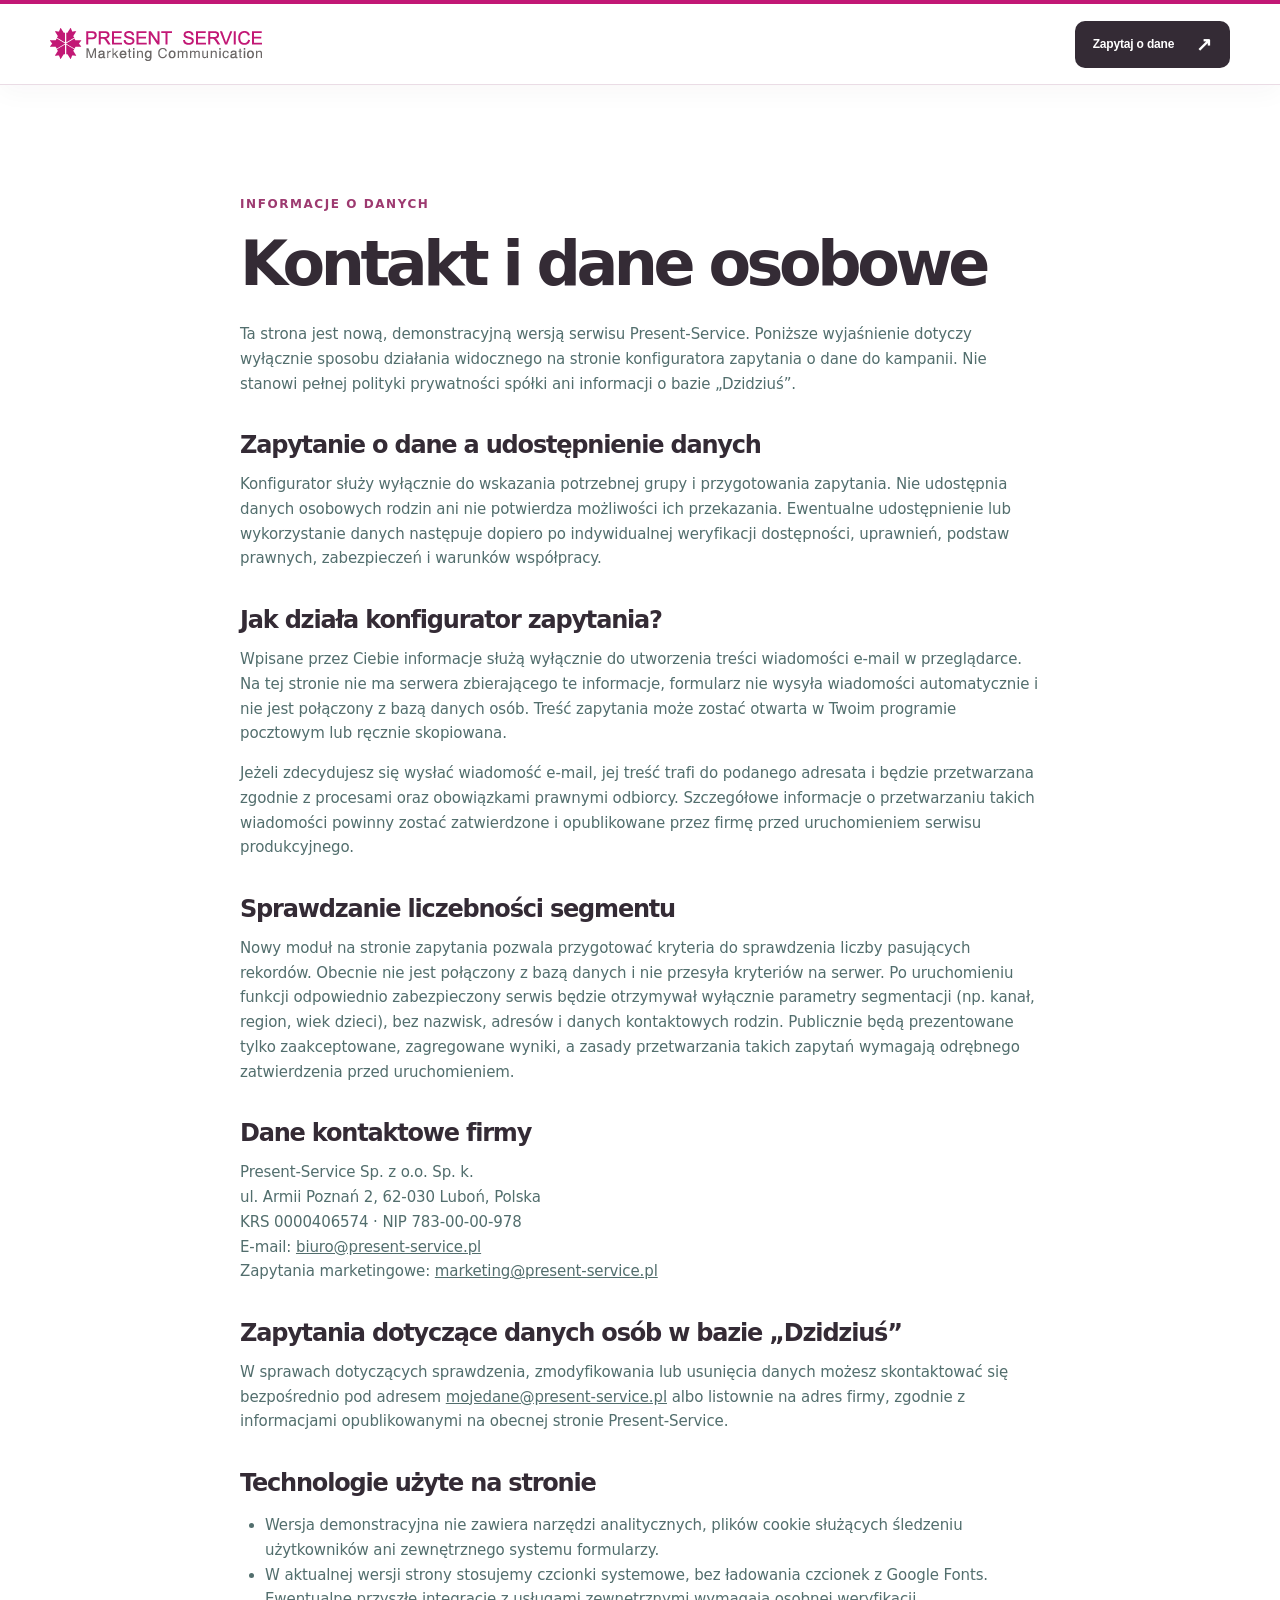
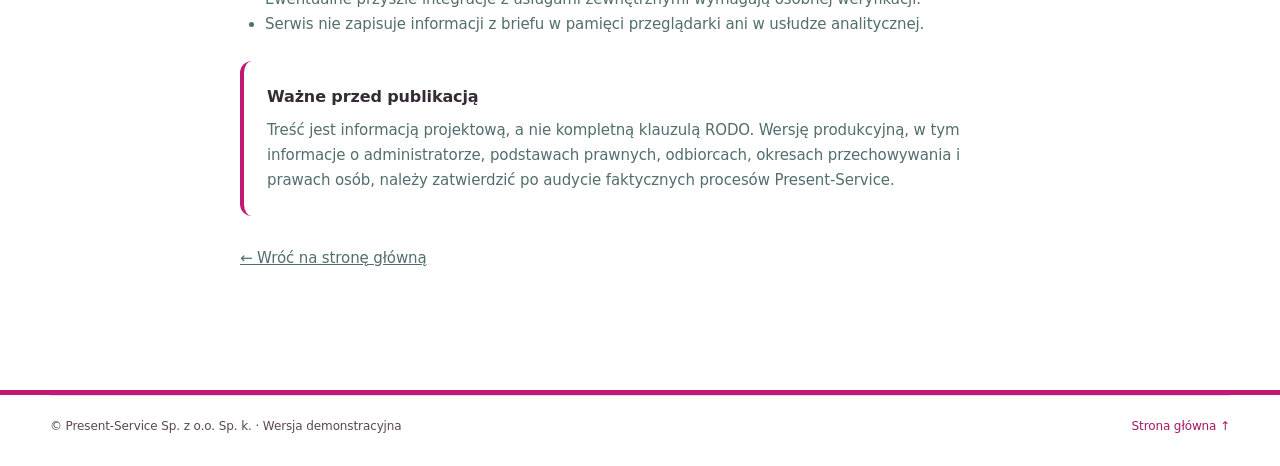
<file: informacje-o-danych.html>
<!doctype html>
<html lang="pl">
<head>
  <meta charset="utf-8">
  <meta name="viewport" content="width=device-width,initial-scale=1">
  <meta name="theme-color" content="#c21875">
  <meta name="robots" content="noindex,nofollow">
  <meta name="description" content="Informacje o przygotowaniu zapytania marketingowego i kontakcie w sprawach danych osobowych Present-Service.">
  <title>Informacje o zapytaniach | Present-Service</title>
  <link rel="icon" type="image/png" href="./favicon.png">
  <link rel="stylesheet" href="./styles.css">
  <link rel="stylesheet" href="./brand.css"><link rel="stylesheet" href="./v2.css"><link rel="stylesheet" href="./premium.css"><link rel="stylesheet" href="./data-focus.css">
  <script src="./app.js" defer></script>
<link rel="stylesheet" href="./ux-polish.css">
</head>
<body>
<a href="#main" class="skip-link">Przejdź do treści</a>
<header class="site-header"><div class="container header-inner">
  <a class="brand" href="./index.html" aria-label="Present-Service — strona główna">
    <img class="brand-official-logo" src="./assets/present-service-logo-original.png?v=original-20261116" alt="PRESENT SERVICE – Marketing Communication" width="212" height="33">
  </a>
  <a href="./index.html#brief" class="btn btn-small btn-dark" style="margin-left:auto">Zapytaj o dane <span aria-hidden="true">↗</span></a>
</div></header>
<main id="main" class="legal-page"><div class="container"><div class="legal-content">
  <span class="section-kicker">INFORMACJE O DANYCH</span>
  <h1>Kontakt i dane osobowe</h1>
  <p>Ta strona jest nową, demonstracyjną wersją serwisu Present-Service. Poniższe wyjaśnienie dotyczy wyłącznie sposobu działania widocznego na stronie konfiguratora zapytania o dane do kampanii. Nie stanowi pełnej polityki prywatności spółki ani informacji o bazie „Dzidziuś”.</p>
  <h2>Zapytanie o dane a udostępnienie danych</h2><p>Konfigurator służy wyłącznie do wskazania potrzebnej grupy i przygotowania zapytania. Nie udostępnia danych osobowych rodzin ani nie potwierdza możliwości ich przekazania. Ewentualne udostępnienie lub wykorzystanie danych następuje dopiero po indywidualnej weryfikacji dostępności, uprawnień, podstaw prawnych, zabezpieczeń i warunków współpracy.</p><h2>Jak działa konfigurator zapytania?</h2>
  <p>Wpisane przez Ciebie informacje służą wyłącznie do utworzenia treści wiadomości e-mail w przeglądarce. Na tej stronie nie ma serwera zbierającego te informacje, formularz nie wysyła wiadomości automatycznie i nie jest połączony z bazą danych osób. Treść zapytania może zostać otwarta w Twoim programie pocztowym lub ręcznie skopiowana.</p>
  <p>Jeżeli zdecydujesz się wysłać wiadomość e-mail, jej treść trafi do podanego adresata i będzie przetwarzana zgodnie z procesami oraz obowiązkami prawnymi odbiorcy. Szczegółowe informacje o przetwarzaniu takich wiadomości powinny zostać zatwierdzone i opublikowane przez firmę przed uruchomieniem serwisu produkcyjnego.</p>
  <h2>Sprawdzanie liczebności segmentu</h2>
  <p>Nowy moduł na stronie zapytania pozwala przygotować kryteria do sprawdzenia liczby pasujących rekordów. Obecnie nie jest połączony z bazą danych i nie przesyła kryteriów na serwer. Po uruchomieniu funkcji odpowiednio zabezpieczony serwis będzie otrzymywał wyłącznie parametry segmentacji (np. kanał, region, wiek dzieci), bez nazwisk, adresów i danych kontaktowych rodzin. Publicznie będą prezentowane tylko zaakceptowane, zagregowane wyniki, a zasady przetwarzania takich zapytań wymagają odrębnego zatwierdzenia przed uruchomieniem.</p>
  <h2>Dane kontaktowe firmy</h2>
  <p>Present-Service Sp. z o.o. Sp. k.<br>ul. Armii Poznań 2, 62-030 Luboń, Polska<br>KRS 0000406574 · NIP 783-00-00-978<br>E-mail: <a href="mailto:biuro@present-service.pl">biuro@present-service.pl</a><br>Zapytania marketingowe: <a href="mailto:marketing@present-service.pl">marketing@present-service.pl</a></p>
  <h2>Zapytania dotyczące danych osób w bazie „Dzidziuś”</h2>
  <p>W sprawach dotyczących sprawdzenia, zmodyfikowania lub usunięcia danych możesz skontaktować się bezpośrednio pod adresem <a href="mailto:mojedane@present-service.pl">mojedane@present-service.pl</a> albo listownie na adres firmy, zgodnie z informacjami opublikowanymi na obecnej stronie Present-Service.</p>
  <h2>Technologie użyte na stronie</h2>
  <ul>
    <li>Wersja demonstracyjna nie zawiera narzędzi analitycznych, plików cookie służących śledzeniu użytkowników ani zewnętrznego systemu formularzy.</li>
    <li>W aktualnej wersji strony stosujemy czcionki systemowe, bez ładowania czcionek z Google Fonts. Ewentualne przyszłe integracje z usługami zewnętrznymi wymagają osobnej weryfikacji.</li>
    <li>Serwis nie zapisuje informacji z briefu w pamięci przeglądarki ani w usłudze analitycznej.</li>
  </ul>
  <div class="notice"><strong>Ważne przed publikacją</strong><p style="margin:8px 0 0">Treść jest informacją projektową, a nie kompletną klauzulą RODO. Wersję produkcyjną, w tym informacje o administratorze, podstawach prawnych, odbiorcach, okresach przechowywania i prawach osób, należy zatwierdzić po audycie faktycznych procesów Present-Service.</p></div>
  <p style="margin-top:30px"><a href="./index.html">← Wróć na stronę główną</a></p>
</div></div></main>
<footer class="footer"><div class="container footer-bottom"><span>© Present-Service Sp. z o.o. Sp. k. · Wersja demonstracyjna</span><a href="./index.html">Strona główna ↑</a></div></footer>
</body>
</html>
</file>
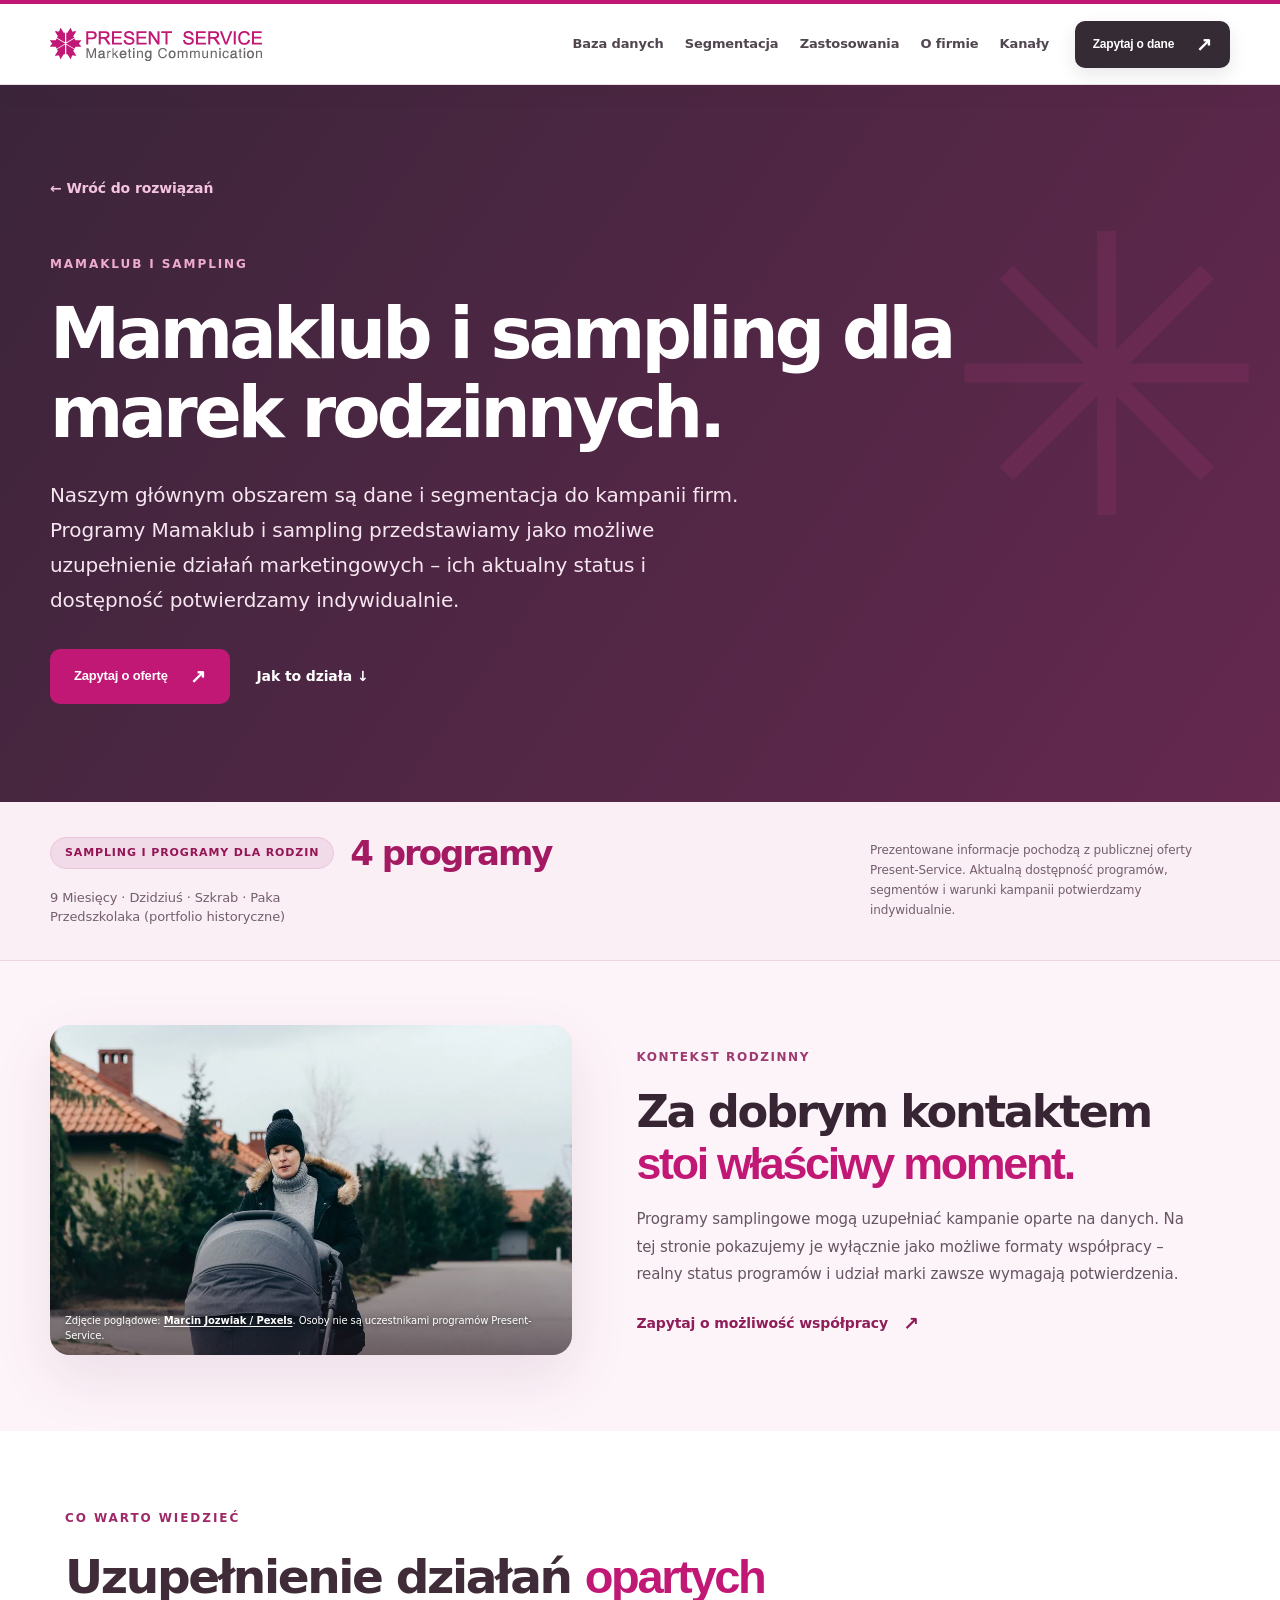
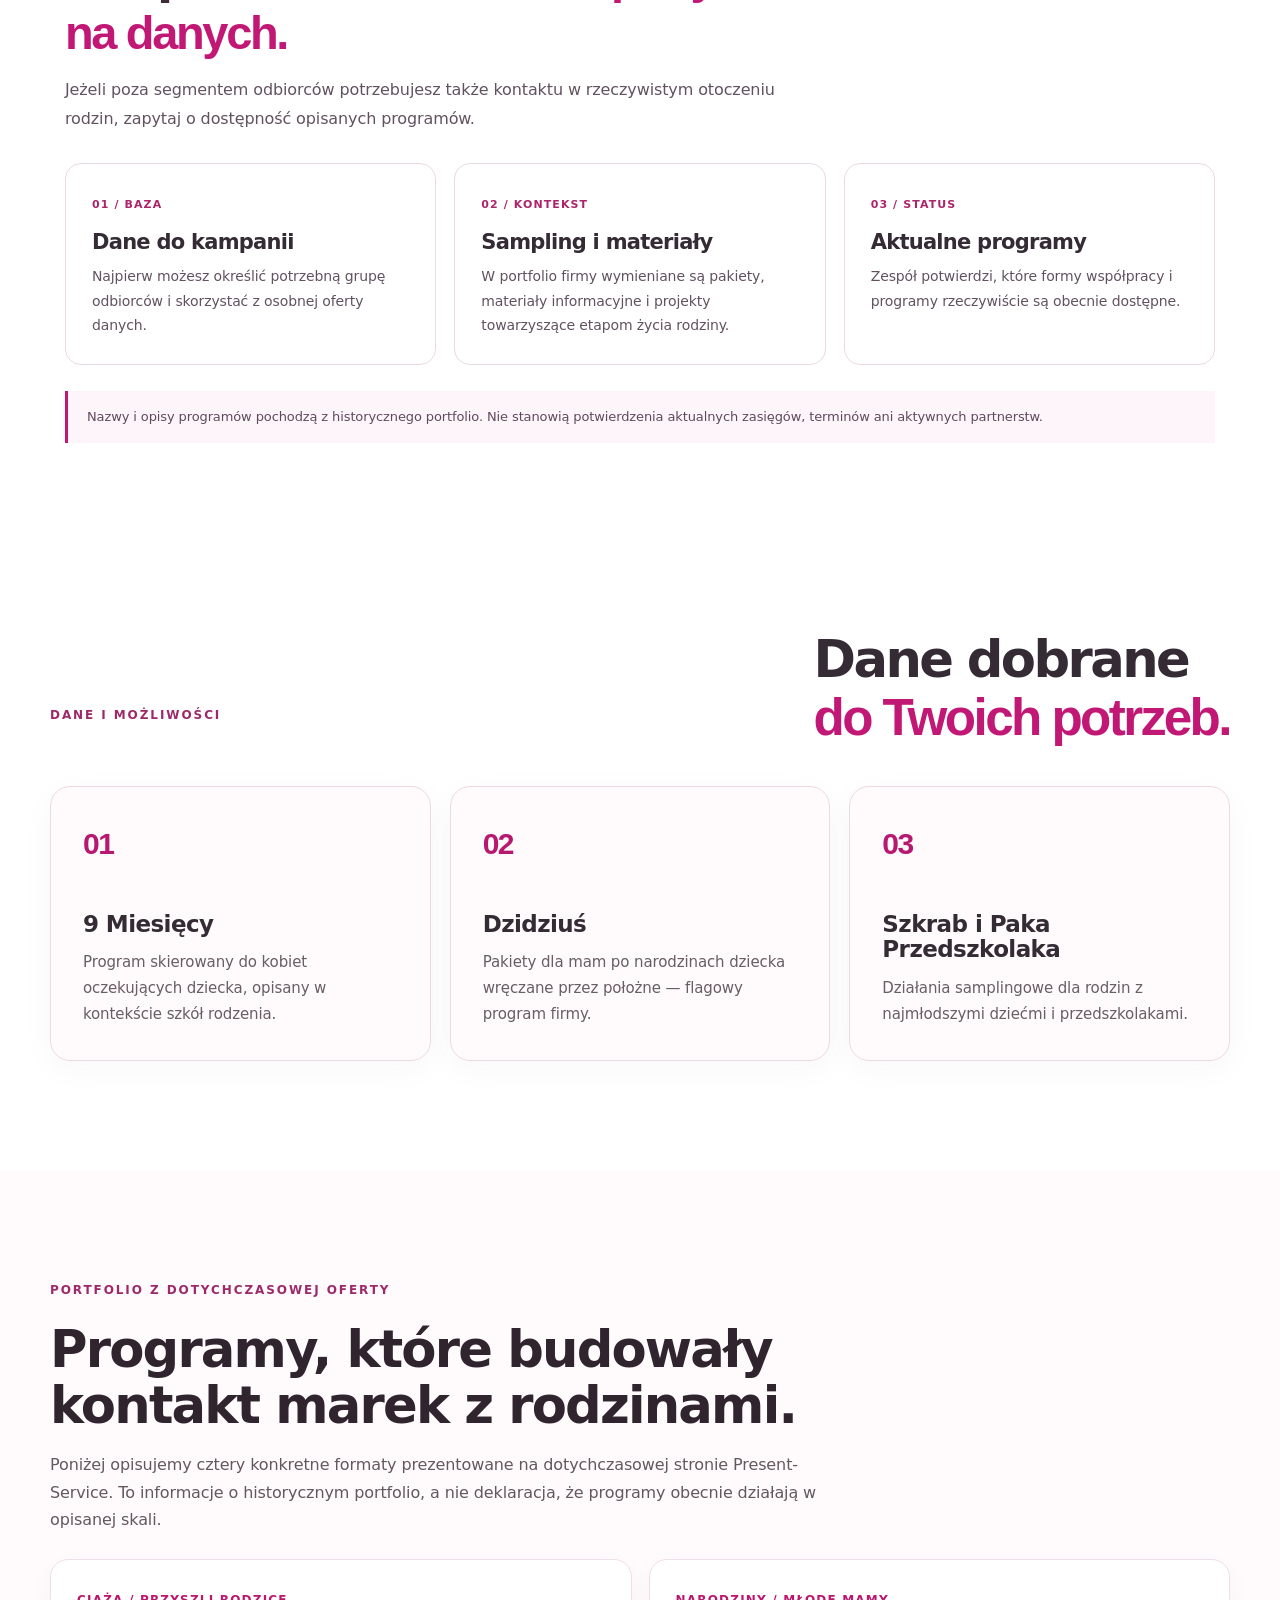
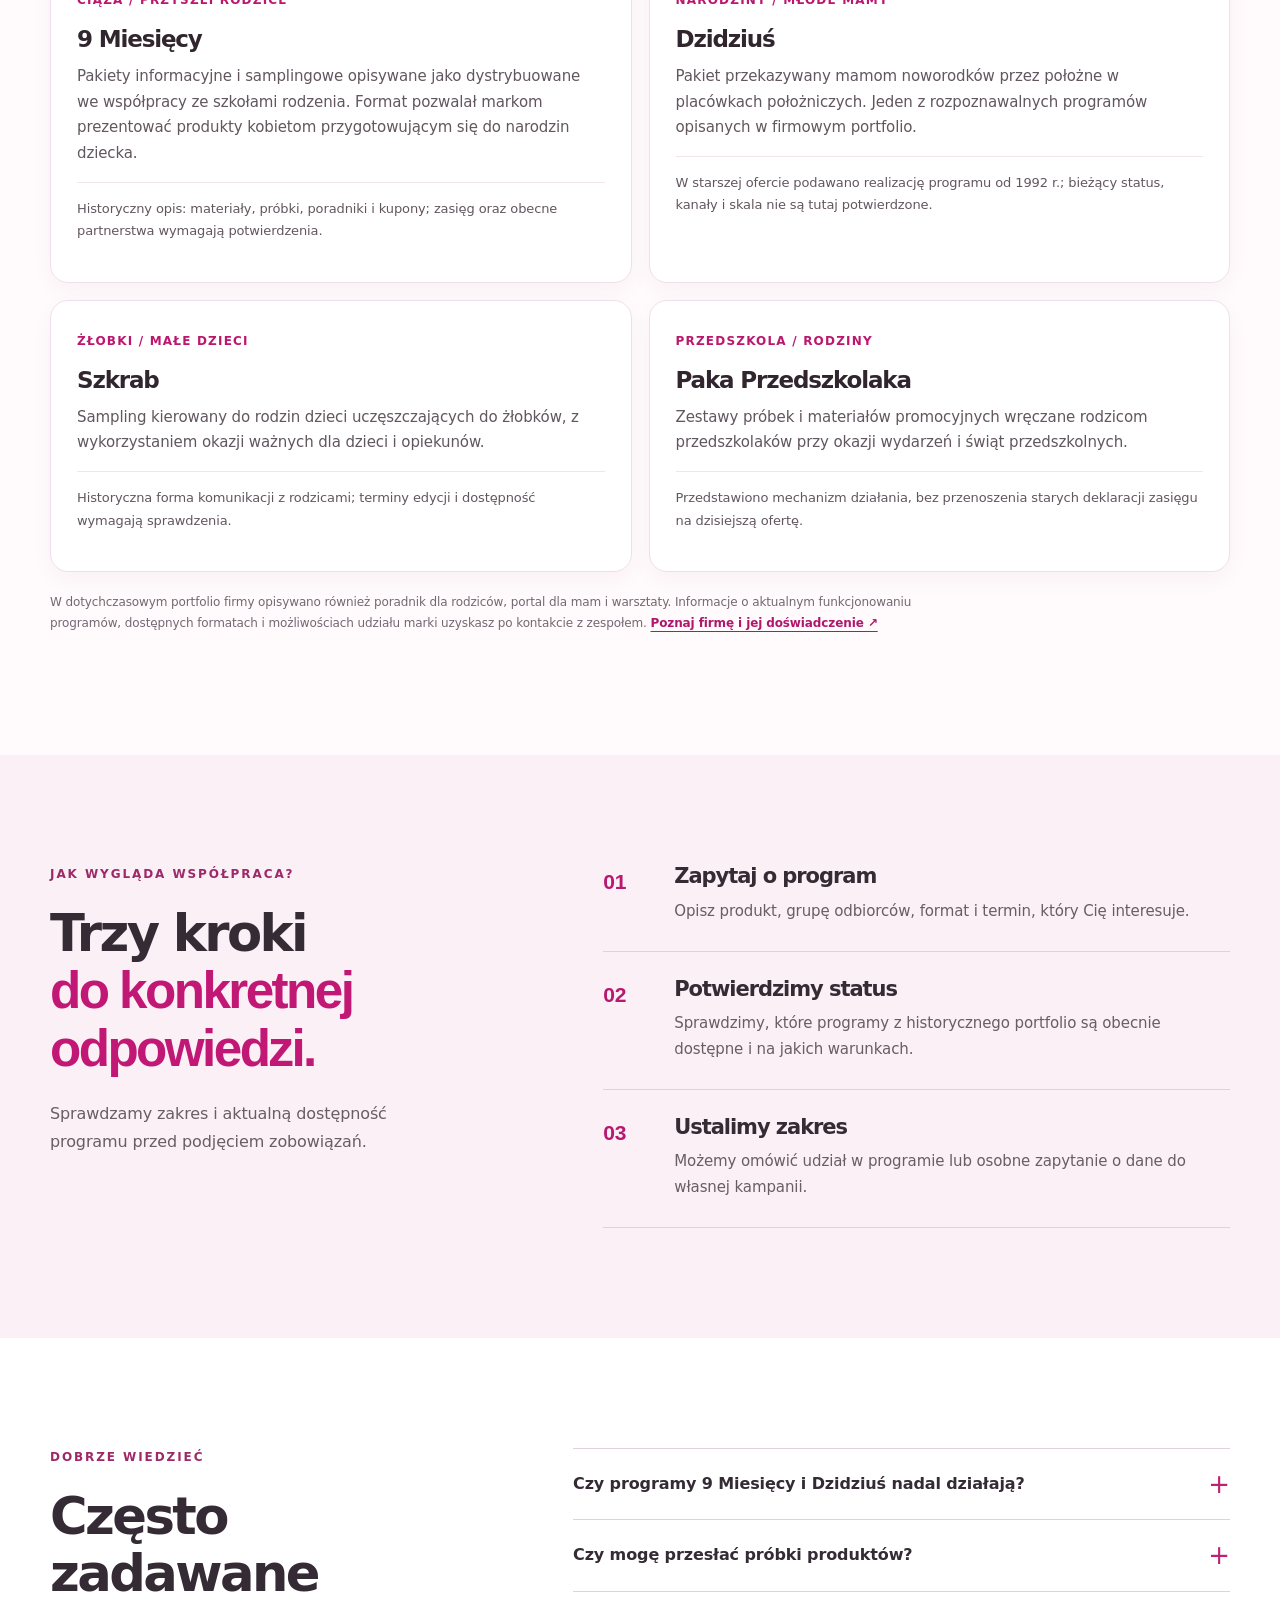
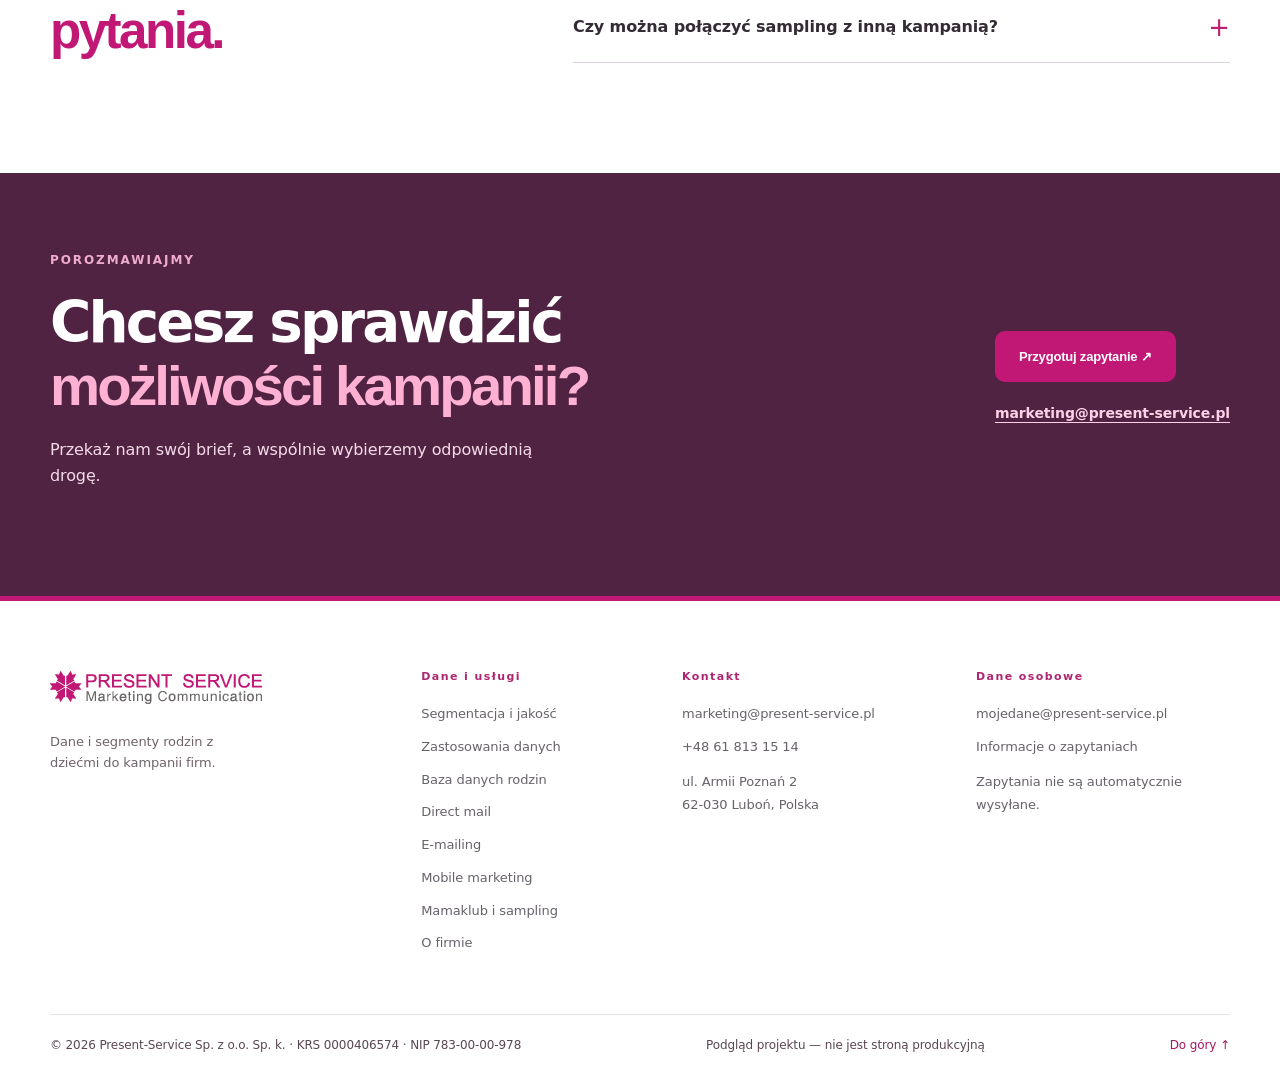
<file: mamaklub-sampling.html>
<!doctype html>
<html lang="pl">
<head>
<meta charset="utf-8"><meta name="viewport" content="width=device-width,initial-scale=1">
<meta name="theme-color" content="#c21875"><meta name="robots" content="noindex,nofollow">
<meta name="description" content="Mamaklub to programy opisane w portfolio Present-Service. Poznaj możliwe uzupełnienie kampanii bazujących na danych rodzin z dziećmi.">
<meta property="og:type" content="website"><meta property="og:locale" content="pl_PL"><meta property="og:title" content="Sampling dla mam i rodziców | Mamaklub Present-Service"><meta property="og:description" content="Mamaklub to programy opisane w portfolio Present-Service. Poznaj możliwe uzupełnienie kampanii bazujących na danych rodzin z dziećmi.">
<title>Mamaklub i sampling jako uzupełnienie kampanii | Present-Service</title>
<link rel="icon" type="image/png" href="./favicon.png">
<link rel="stylesheet" href="./styles.css"><link rel="stylesheet" href="./offer.css"><link rel="stylesheet" href="./brand.css"><link rel="stylesheet" href="./v2.css"><link rel="stylesheet" href="./premium.css"><link rel="stylesheet" href="./family-photos.css"><link rel="stylesheet" href="./data-focus.css"><link rel="stylesheet" href="./heritage.css"><script src="./app.js" defer></script>
<link rel="stylesheet" href="./ux-polish.css">
</head>
<body>
<a class="skip-link" href="#main">Przejdź do treści</a>
<header class="site-header" id="top"><div class="container header-inner">
<a class="brand" href="./index.html" aria-label="Present-Service — strona główna"><img class="brand-official-logo" src="./assets/present-service-logo-original.png?v=original-20261116" alt="PRESENT SERVICE – Marketing Communication" width="212" height="33"></a>
<button class="menu-toggle" type="button" aria-controls="primary-nav" aria-expanded="false" aria-label="Otwórz menu"><span></span><span></span><span></span></button>
<nav id="primary-nav" class="primary-nav" aria-label="Menu główne"><a href="./baza-danych-rodzin.html">Baza danych</a><a href="./segmentacja-danych.html">Segmentacja</a><a href="./zastosowania-danych.html">Zastosowania</a><a href="./o-firmie.html">O firmie</a><a href="./index.html#rozwiazania">Kanały</a><a href="./index.html#kontakt" class="nav-mobile-contact">Kontakt</a></nav>
<a href="./index.html?kanal=Sampling%20%2F%20Mamaklub#brief" class="btn btn-small btn-dark header-cta">Zapytaj o dane <span aria-hidden="true">↗</span></a>
</div></header>
<main id="main">
<section class="detail-hero"><div class="container detail-hero-inner"><a href="./index.html#rozwiazania" class="detail-back">← Wróć do rozwiązań</a><span class="detail-eyebrow">MAMAKLUB I SAMPLING</span><h1>Mamaklub i sampling dla marek rodzinnych.</h1><p>Naszym głównym obszarem są dane i segmentacja do kampanii firm. Programy Mamaklub i sampling przedstawiamy jako możliwe uzupełnienie działań marketingowych – ich aktualny status i dostępność potwierdzamy indywidualnie.</p><div class="detail-actions"><a class="btn btn-coral" href="./index.html?kanal=Sampling%20%2F%20Mamaklub#brief">Zapytaj o ofertę <span aria-hidden="true">↗</span></a><a class="detail-link" href="#jak-to-dziala">Jak to działa ↓</a></div><span class="detail-hero-orb" aria-hidden="true">✳</span></div></section>
<section class="detail-stat"><div class="container detail-stat-inner"><div><span class="detail-stat-tag">Sampling i programy dla rodzin</span><strong>4 programy</strong><span>9 Miesięcy · Dzidziuś · Szkrab · Paka Przedszkolaka (portfolio historyczne)</span></div><p>Prezentowane informacje pochodzą z publicznej oferty Present-Service. Aktualną dostępność programów, segmentów i warunki kampanii potwierdzamy indywidualnie.</p></div></section>
<section class="family-editorial-section family-editorial-sampling" aria-label="Ilustracja kontekstu kampanii rodzinnych">
  <div class="container family-editorial-grid">
    <figure class="family-editorial-photo">
      <img src="./assets/families/mamaklub-family.webp" width="1040" height="1560" loading="lazy" decoding="async" alt="Mama idzie spokojną ulicą w Poznaniu, prowadząc wózek dziecięcy">
      <figcaption>Zdjęcie poglądowe: <a href="https://www.pexels.com/photo/woman-pushing-stroller-3625705/" target="_blank" rel="noopener noreferrer">Marcin Jozwiak / Pexels</a>. Osoby nie są uczestnikami programów Present-Service.</figcaption>
    </figure>
    <div class="family-editorial-copy"><span class="section-kicker">KONTEKST RODZINNY</span><h2>Za dobrym kontaktem<br><em>stoi właściwy moment.</em></h2><p>Programy samplingowe mogą uzupełniać kampanie oparte na danych. Na tej stronie pokazujemy je wyłącznie jako możliwe formaty współpracy – realny status programów i udział marki zawsze wymagają potwierdzenia.</p><a href="./index.html#brief" class="text-link">Zapytaj o możliwość współpracy <span aria-hidden="true">↗</span></a></div>
  </div>
</section>
<section class="detail-data-module"><div class="container"><div class="detail-data-lead"><span class="detail-label">CO WARTO WIEDZIEĆ</span><h2>Uzupełnienie działań <em>opartych na danych.</em></h2><p>Jeżeli poza segmentem odbiorców potrzebujesz także kontaktu w rzeczywistym otoczeniu rodzin, zapytaj o dostępność opisanych programów.</p></div><div class="detail-data-cards"><article><span>01 / BAZA</span><h3>Dane do kampanii</h3><p>Najpierw możesz określić potrzebną grupę odbiorców i skorzystać z osobnej oferty danych.</p></article><article><span>02 / KONTEKST</span><h3>Sampling i materiały</h3><p>W portfolio firmy wymieniane są pakiety, materiały informacyjne i projekty towarzyszące etapom życia rodziny.</p></article><article><span>03 / STATUS</span><h3>Aktualne programy</h3><p>Zespół potwierdzi, które formy współpracy i programy rzeczywiście są obecnie dostępne.</p></article></div><div class="detail-data-qualifier">Nazwy i opisy programów pochodzą z historycznego portfolio. Nie stanowią potwierdzenia aktualnych zasięgów, terminów ani aktywnych partnerstw.</div></div></section>
<section class="detail-section"><div class="container"><div class="detail-heading"><span class="detail-label">DANE I MOŻLIWOŚCI</span><h2>Dane dobrane<br><em>do Twoich potrzeb.</em></h2></div><div class="detail-feature-grid"><article class="detail-feature"><div class="feature-index">01</div><h3>9 Miesięcy</h3><p>Program skierowany do kobiet oczekujących dziecka, opisany w kontekście szkół rodzenia.</p></article>
<article class="detail-feature"><div class="feature-index">02</div><h3>Dzidziuś</h3><p>Pakiety dla mam po narodzinach dziecka wręczane przez położne — flagowy program firmy.</p></article>
<article class="detail-feature"><div class="feature-index">03</div><h3>Szkrab i Paka Przedszkolaka</h3><p>Działania samplingowe dla rodzin z najmłodszymi dziećmi i przedszkolakami.</p></article></div></div></section>
<section class="detail-section programme-history" id="programy-historyczne" aria-labelledby="programme-history-heading"><div class="container">
  <span class="detail-label">PORTFOLIO Z DOTYCHCZASOWEJ OFERTY</span>
  <h2 id="programme-history-heading">Programy, które budowały<br>kontakt marek z rodzinami.</h2>
  <p class="programme-lead">Poniżej opisujemy cztery konkretne formaty prezentowane na dotychczasowej stronie Present-Service. To informacje o historycznym portfolio, a nie deklaracja, że programy obecnie działają w opisanej skali.</p>
  <div class="programme-history-grid">
    <article class="programme-history-card"><span class="programme-tag">CIĄŻA / PRZYSZLI RODZICE</span><h3>9 Miesięcy</h3><p>Pakiety informacyjne i samplingowe opisywane jako dystrybuowane we współpracy ze szkołami rodzenia. Format pozwalał markom prezentować produkty kobietom przygotowującym się do narodzin dziecka.</p><p class="programme-context">Historyczny opis: materiały, próbki, poradniki i kupony; zasięg oraz obecne partnerstwa wymagają potwierdzenia.</p></article>
    <article class="programme-history-card"><span class="programme-tag">NARODZINY / MŁODE MAMY</span><h3>Dzidziuś</h3><p>Pakiet przekazywany mamom noworodków przez położne w placówkach położniczych. Jeden z rozpoznawalnych programów opisanych w firmowym portfolio.</p><p class="programme-context">W starszej ofercie podawano realizację programu od 1992 r.; bieżący status, kanały i skala nie są tutaj potwierdzone.</p></article>
    <article class="programme-history-card"><span class="programme-tag">ŻŁOBKI / MAŁE DZIECI</span><h3>Szkrab</h3><p>Sampling kierowany do rodzin dzieci uczęszczających do żłobków, z wykorzystaniem okazji ważnych dla dzieci i opiekunów.</p><p class="programme-context">Historyczna forma komunikacji z rodzicami; terminy edycji i dostępność wymagają sprawdzenia.</p></article>
    <article class="programme-history-card"><span class="programme-tag">PRZEDSZKOLA / RODZINY</span><h3>Paka Przedszkolaka</h3><p>Zestawy próbek i materiałów promocyjnych wręczane rodzicom przedszkolaków przy okazji wydarzeń i świąt przedszkolnych.</p><p class="programme-context">Przedstawiono mechanizm działania, bez przenoszenia starych deklaracji zasięgu na dzisiejszą ofertę.</p></article>
  </div>
  <p class="programme-history-footer">W dotychczasowym portfolio firmy opisywano również poradnik dla rodziców, portal dla mam i warsztaty. Informacje o aktualnym funkcjonowaniu programów, dostępnych formatach i możliwościach udziału marki uzyskasz po kontakcie z zespołem. <a href="./o-firmie.html">Poznaj firmę i jej doświadczenie ↗</a></p>
</div></section>
<section class="detail-section detail-section-alt" id="jak-to-dziala"><div class="container detail-process"><div><span class="detail-label">JAK WYGLĄDA WSPÓŁPRACA?</span><h2>Trzy kroki<br><em>do konkretnej odpowiedzi.</em></h2><p>Sprawdzamy zakres i aktualną dostępność programu przed podjęciem zobowiązań.</p></div><ol class="detail-steps"><li><span>01</span><div><h3>Zapytaj o program</h3><p>Opisz produkt, grupę odbiorców, format i termin, który Cię interesuje.</p></div></li><li><span>02</span><div><h3>Potwierdzimy status</h3><p>Sprawdzimy, które programy z historycznego portfolio są obecnie dostępne i na jakich warunkach.</p></div></li><li><span>03</span><div><h3>Ustalimy zakres</h3><p>Możemy omówić udział w programie lub osobne zapytanie o dane do własnej kampanii.</p></div></li></ol></div></section>
<section class="detail-section"><div class="container detail-faq"><div><span class="detail-label">DOBRZE WIEDZIEĆ</span><h2>Często zadawane<br><em>pytania.</em></h2></div><div class="detail-faq-list"><details><summary>Czy programy 9 Miesięcy i Dzidziuś nadal działają?</summary><p>To programy wymienione w publicznym portfolio firmy. Ich aktualny status, zasięgi i terminy należy potwierdzić bezpośrednio z Present-Service.</p></details>
<details><summary>Czy mogę przesłać próbki produktów?</summary><p>Zakres i warunki udziału marek w samplingach są ustalane indywidualnie.</p></details>
<details><summary>Czy można połączyć sampling z inną kampanią?</summary><p>Present-Service opisuje w ofercie również rozwiązania wielokanałowe. Połączenie formatów można omówić w briefie.</p></details></div></div></section>
<section class="detail-final"><div class="container detail-final-inner"><div><span class="detail-label">POROZMAWIAJMY</span><h2>Chcesz sprawdzić<br><em>możliwości kampanii?</em></h2><p>Przekaż nam swój brief, a wspólnie wybierzemy odpowiednią drogę.</p></div><div class="detail-final-actions"><a class="btn btn-coral" href="./index.html?kanal=Sampling%20%2F%20Mamaklub#brief">Przygotuj zapytanie ↗</a><a href="mailto:marketing@present-service.pl?subject=Zapytanie%20%E2%80%93%20MAMAKLUB%20I%20SAMPLING">marketing@present-service.pl</a></div></div></section>
</main>
<footer class="footer"><div class="container footer-main">
<div class="footer-brand-group"><a class="brand brand-footer" href="./index.html"><img class="brand-official-logo" src="./assets/present-service-logo-original.png?v=original-20261116" alt="PRESENT SERVICE – Marketing Communication" width="212" height="33"></a><p>Dane i segmenty rodzin z dziećmi do kampanii firm.</p></div>
<div class="footer-column"><h3>Dane i usługi</h3><a href="./segmentacja-danych.html">Segmentacja i jakość</a><a href="./zastosowania-danych.html">Zastosowania danych</a><a href="./baza-danych-rodzin.html">Baza danych rodzin</a><a href="./direct-mail.html">Direct mail</a><a href="./emailing.html">E-mailing</a><a href="./mobile-marketing.html">Mobile marketing</a><a href="./mamaklub-sampling.html">Mamaklub i sampling</a><a href="./o-firmie.html">O firmie</a></div>
<div class="footer-column"><h3>Kontakt</h3><a href="mailto:marketing@present-service.pl">marketing@present-service.pl</a><a href="tel:+48618131514">+48 61 813 15 14</a><span>ul. Armii Poznań 2<br>62-030 Luboń, Polska</span></div>
<div class="footer-column"><h3>Dane osobowe</h3><a href="mailto:mojedane@present-service.pl">mojedane@present-service.pl</a><a href="./informacje-o-danych.html">Informacje o zapytaniach</a><span>Zapytania nie są automatycznie wysyłane.</span></div>
</div><div class="container footer-bottom"><span>© <span id="year">2026</span> Present-Service Sp. z o.o. Sp. k. · KRS 0000406574 · NIP 783-00-00-978</span><span>Podgląd projektu — nie jest stroną produkcyjną</span><a href="#top">Do góry ↑</a></div></footer>
</body></html>
</file>
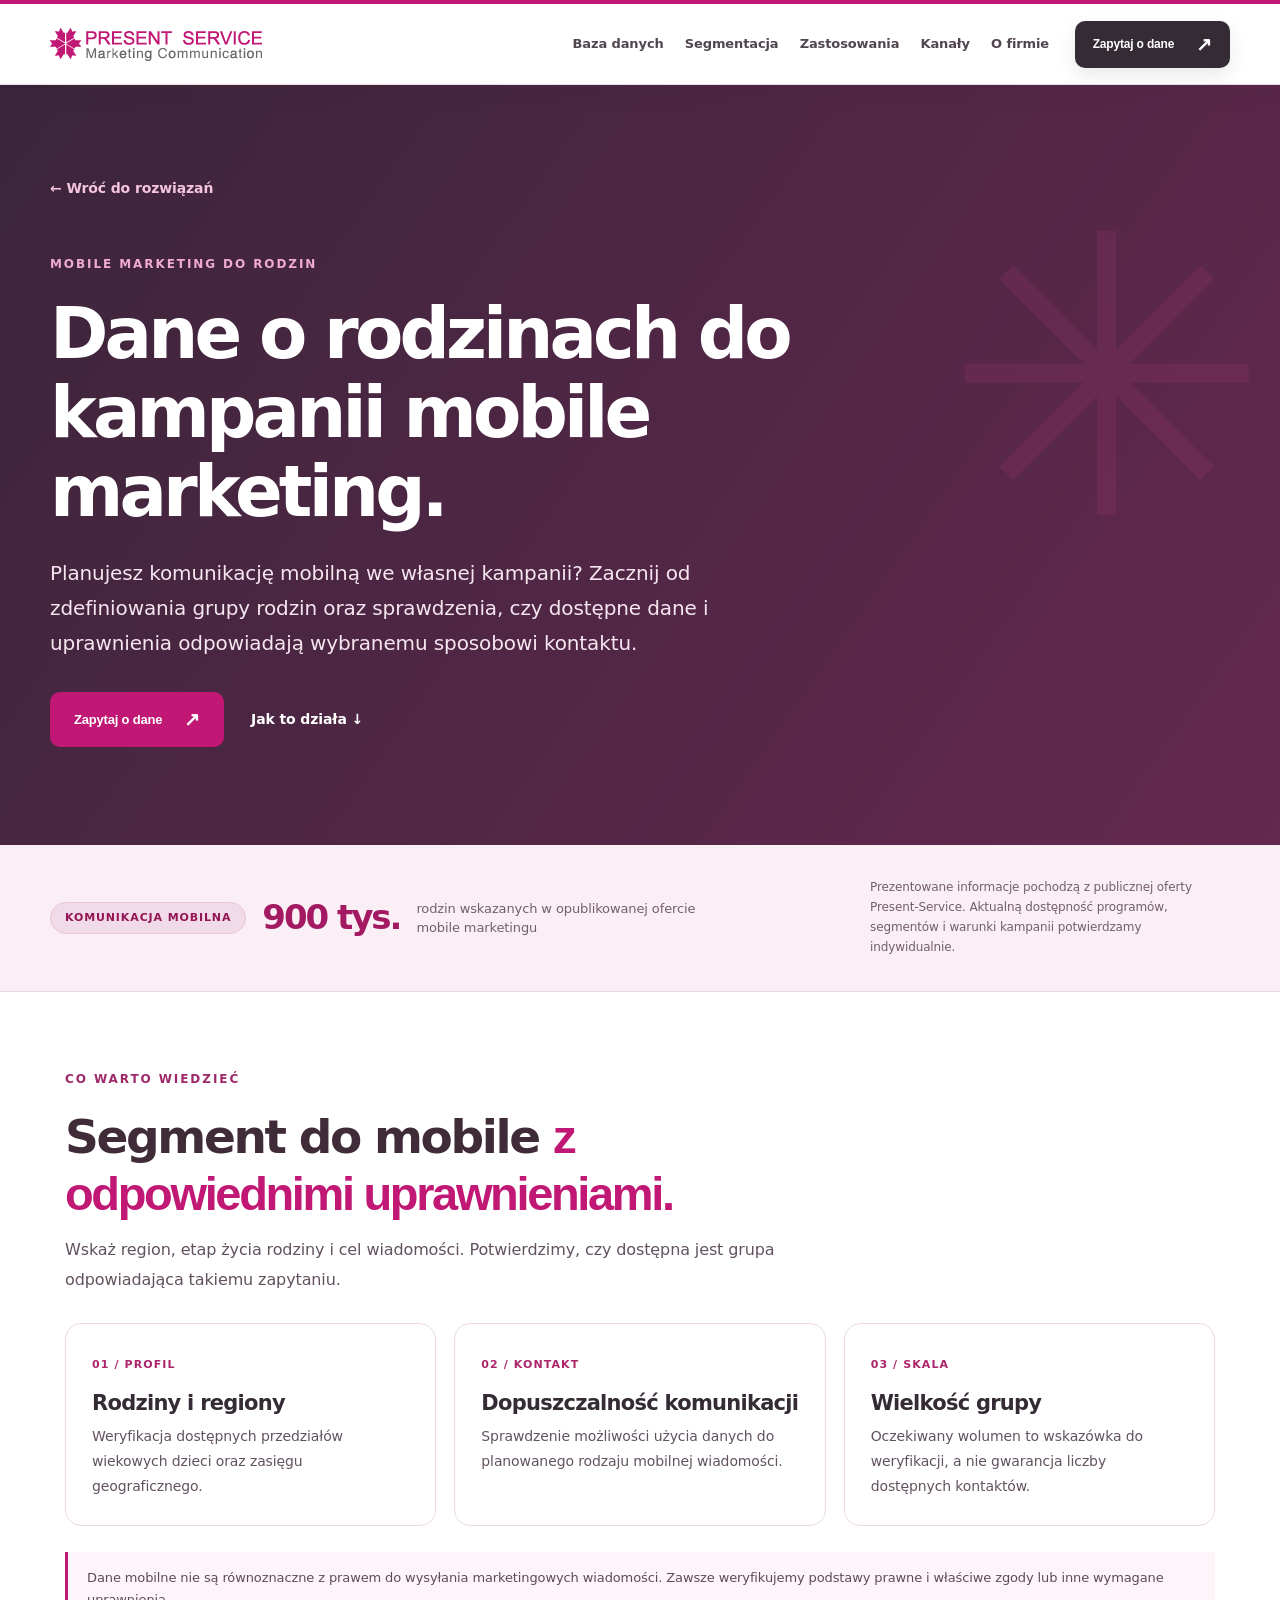
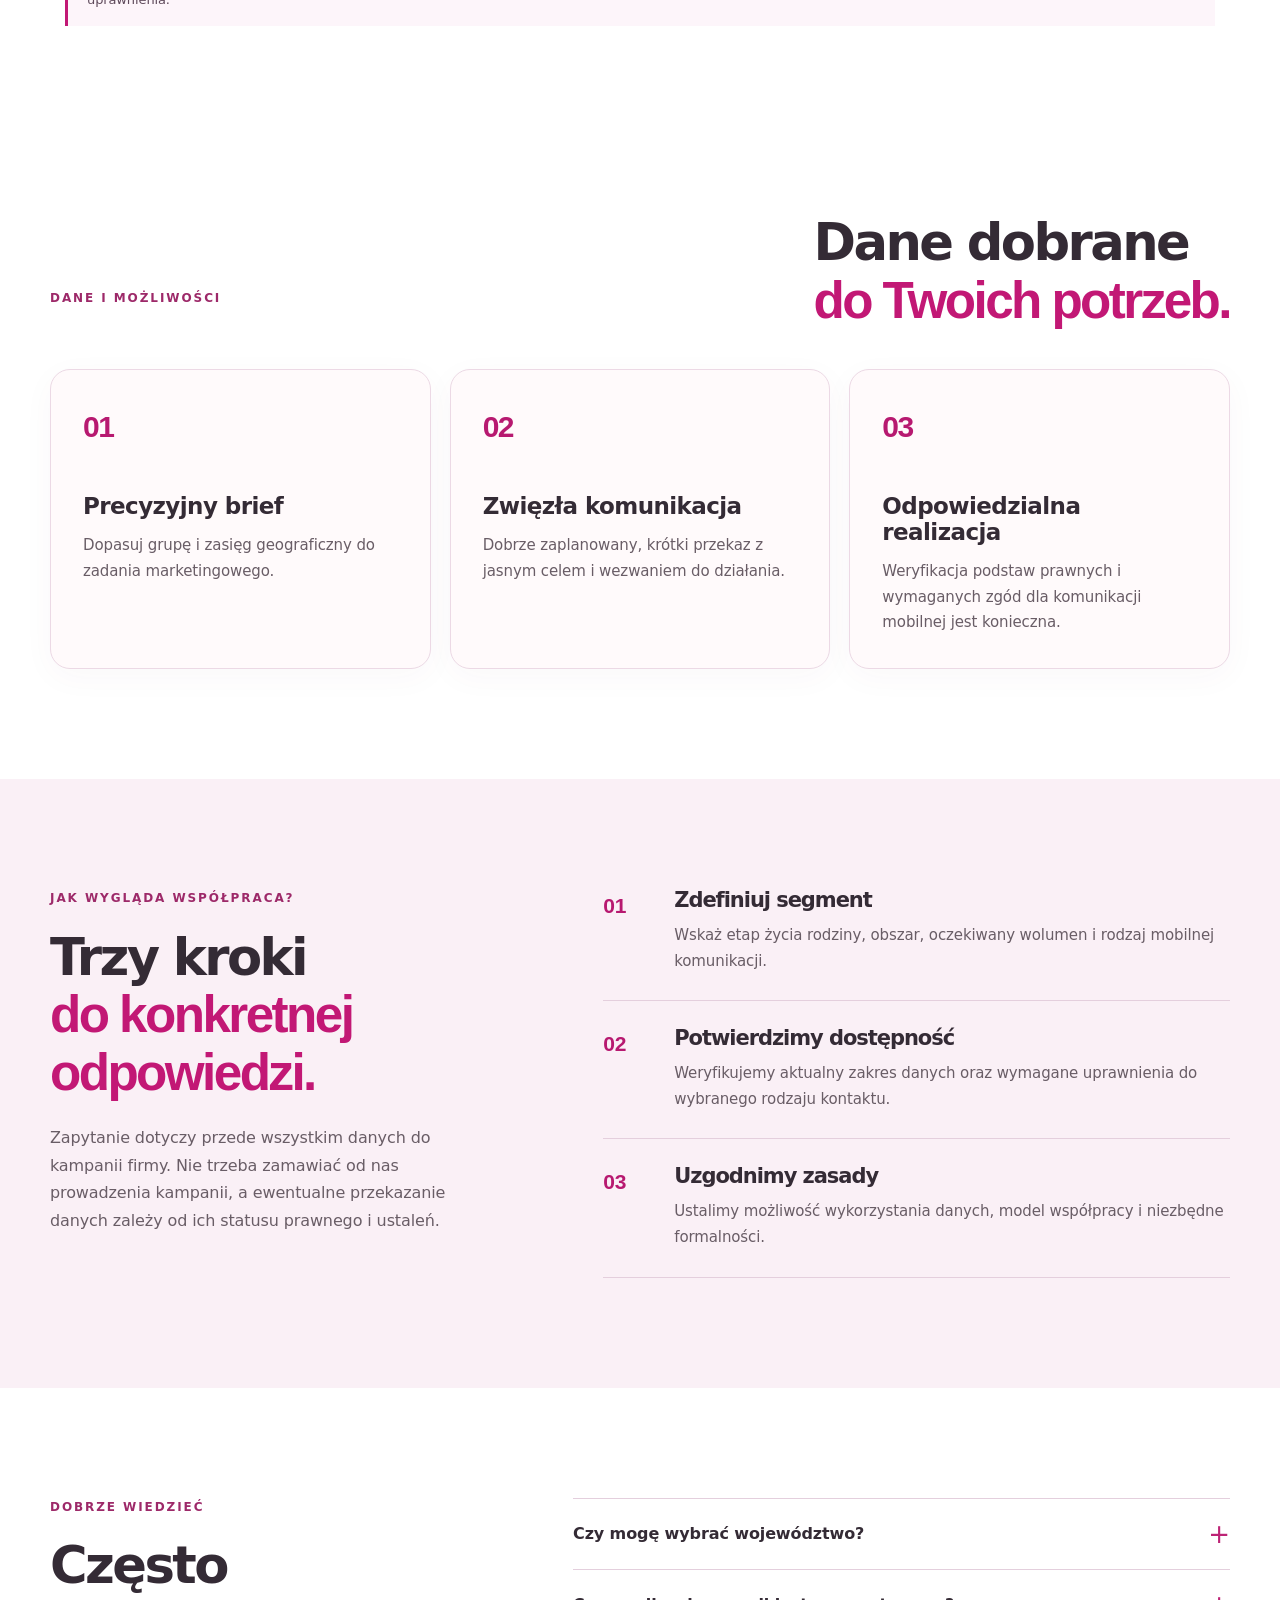
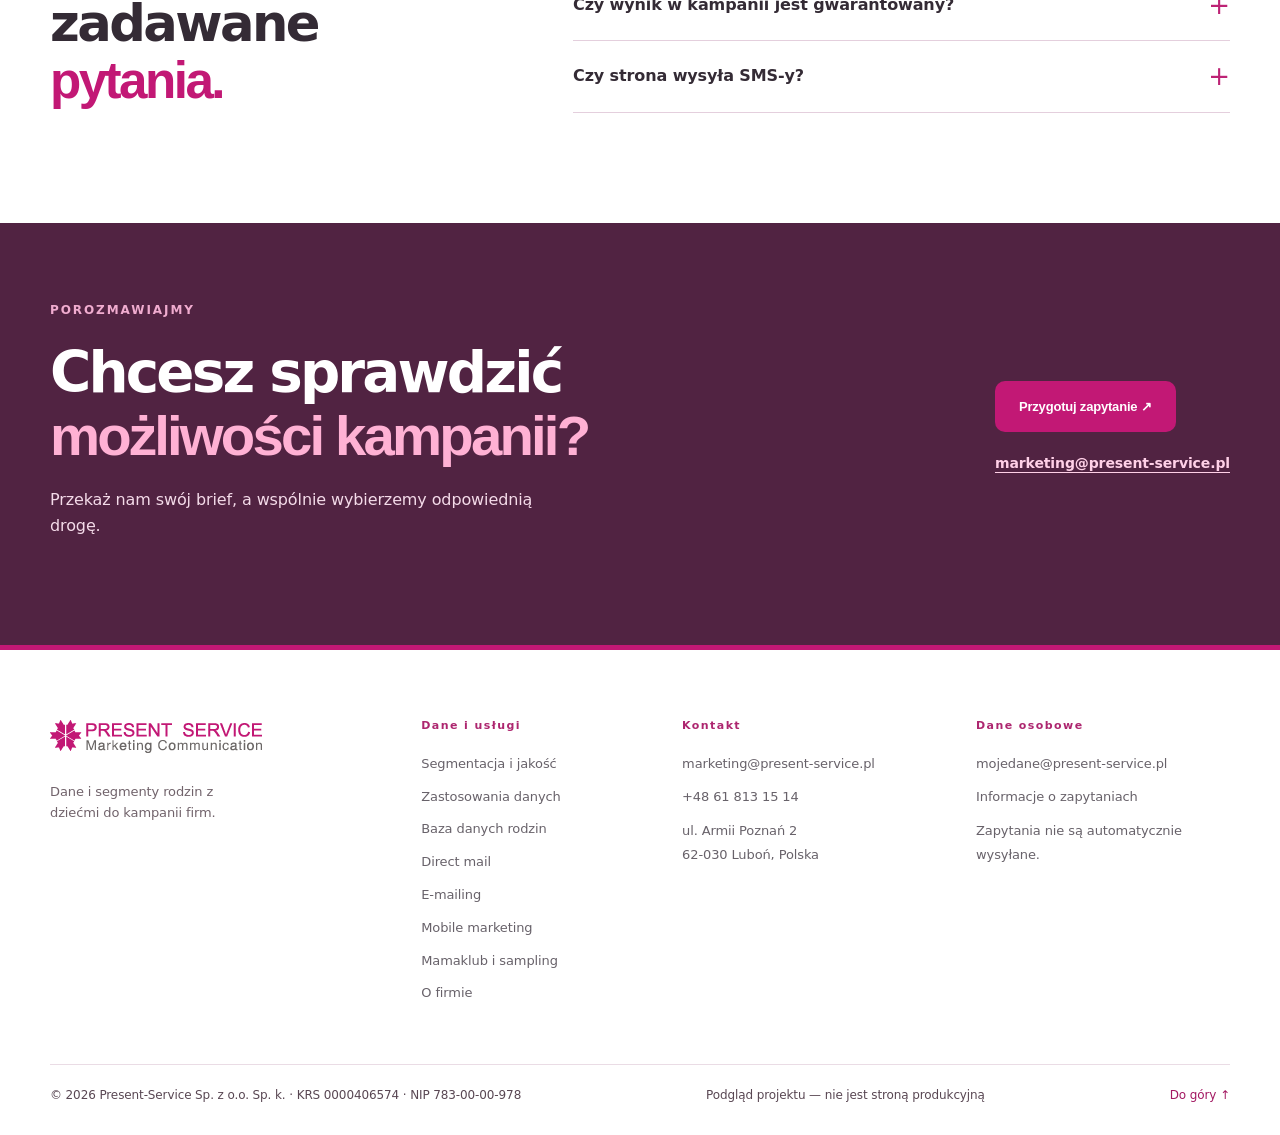
<file: mobile-marketing.html>
<!doctype html>
<html lang="pl">
<head>
<meta charset="utf-8"><meta name="viewport" content="width=device-width,initial-scale=1">
<meta name="theme-color" content="#c21875"><meta name="robots" content="noindex,nofollow">
<meta name="description" content="Dobierz segmenty rodzin z dziećmi do planowanej kampanii mobilnej. Sprawdź dostępność danych, możliwe kryteria i uprawnienia do kontaktu.">
<meta property="og:type" content="website"><meta property="og:locale" content="pl_PL"><meta property="og:title" content="Mobile marketing do rodzin z dziećmi | Present-Service"><meta property="og:description" content="Dobierz segmenty rodzin z dziećmi do planowanej kampanii mobilnej. Sprawdź dostępność danych, możliwe kryteria i uprawnienia do kontaktu.">
<title>Dane do kampanii mobile marketing | Present-Service</title>
<link rel="icon" type="image/png" href="./favicon.png">
<link rel="stylesheet" href="./styles.css"><link rel="stylesheet" href="./offer.css"><link rel="stylesheet" href="./brand.css"><link rel="stylesheet" href="./v2.css"><link rel="stylesheet" href="./premium.css"><link rel="stylesheet" href="./data-focus.css"><script src="./app.js" defer></script>
<link rel="stylesheet" href="./ux-polish.css">
</head>
<body>
<a class="skip-link" href="#main">Przejdź do treści</a>
<header class="site-header" id="top"><div class="container header-inner">
<a class="brand" href="./index.html" aria-label="Present-Service — strona główna"><img class="brand-official-logo" src="./assets/present-service-logo-original.png?v=original-20261116" alt="PRESENT SERVICE – Marketing Communication" width="212" height="33"></a>
<button class="menu-toggle" type="button" aria-controls="primary-nav" aria-expanded="false" aria-label="Otwórz menu"><span></span><span></span><span></span></button>
<nav id="primary-nav" class="primary-nav" aria-label="Menu główne"><a href="./baza-danych-rodzin.html">Baza danych</a><a href="./segmentacja-danych.html">Segmentacja</a><a href="./zastosowania-danych.html">Zastosowania</a><a href="./index.html#rozwiazania">Kanały</a><a href="./o-firmie.html">O firmie</a><a href="./index.html#kontakt" class="nav-mobile-contact">Kontakt</a></nav>
<a href="./index.html?kanal=Mobile%20marketing#brief" class="btn btn-small btn-dark header-cta">Zapytaj o dane <span aria-hidden="true">↗</span></a>
</div></header>
<main id="main">
<section class="detail-hero"><div class="container detail-hero-inner"><a href="./index.html#rozwiazania" class="detail-back">← Wróć do rozwiązań</a><span class="detail-eyebrow">MOBILE MARKETING DO RODZIN</span><h1>Dane o rodzinach do kampanii mobile marketing.</h1><p>Planujesz komunikację mobilną we własnej kampanii? Zacznij od zdefiniowania grupy rodzin oraz sprawdzenia, czy dostępne dane i uprawnienia odpowiadają wybranemu sposobowi kontaktu.</p><div class="detail-actions"><a class="btn btn-coral" href="./index.html?kanal=Mobile%20marketing#brief">Zapytaj o dane <span aria-hidden="true">↗</span></a><a class="detail-link" href="#jak-to-dziala">Jak to działa ↓</a></div><span class="detail-hero-orb" aria-hidden="true">✳</span></div></section>
<section class="detail-stat"><div class="container detail-stat-inner"><div><span class="detail-stat-tag">Komunikacja mobilna</span><strong>900 tys.</strong><span>rodzin wskazanych w opublikowanej ofercie mobile marketingu</span></div><p>Prezentowane informacje pochodzą z publicznej oferty Present-Service. Aktualną dostępność programów, segmentów i warunki kampanii potwierdzamy indywidualnie.</p></div></section>
<section class="detail-data-module"><div class="container"><div class="detail-data-lead"><span class="detail-label">CO WARTO WIEDZIEĆ</span><h2>Segment do mobile <em>z odpowiednimi uprawnieniami.</em></h2><p>Wskaż region, etap życia rodziny i cel wiadomości. Potwierdzimy, czy dostępna jest grupa odpowiadająca takiemu zapytaniu.</p></div><div class="detail-data-cards"><article><span>01 / PROFIL</span><h3>Rodziny i regiony</h3><p>Weryfikacja dostępnych przedziałów wiekowych dzieci oraz zasięgu geograficznego.</p></article><article><span>02 / KONTAKT</span><h3>Dopuszczalność komunikacji</h3><p>Sprawdzenie możliwości użycia danych do planowanego rodzaju mobilnej wiadomości.</p></article><article><span>03 / SKALA</span><h3>Wielkość grupy</h3><p>Oczekiwany wolumen to wskazówka do weryfikacji, a nie gwarancja liczby dostępnych kontaktów.</p></article></div><div class="detail-data-qualifier">Dane mobilne nie są równoznaczne z prawem do wysyłania marketingowych wiadomości. Zawsze weryfikujemy podstawy prawne i właściwe zgody lub inne wymagane uprawnienia.</div></div></section>
<section class="detail-section"><div class="container"><div class="detail-heading"><span class="detail-label">DANE I MOŻLIWOŚCI</span><h2>Dane dobrane<br><em>do Twoich potrzeb.</em></h2></div><div class="detail-feature-grid"><article class="detail-feature"><div class="feature-index">01</div><h3>Precyzyjny brief</h3><p>Dopasuj grupę i zasięg geograficzny do zadania marketingowego.</p></article>
<article class="detail-feature"><div class="feature-index">02</div><h3>Zwięzła komunikacja</h3><p>Dobrze zaplanowany, krótki przekaz z jasnym celem i wezwaniem do działania.</p></article>
<article class="detail-feature"><div class="feature-index">03</div><h3>Odpowiedzialna realizacja</h3><p>Weryfikacja podstaw prawnych i wymaganych zgód dla komunikacji mobilnej jest konieczna.</p></article></div></div></section>
<section class="detail-section detail-section-alt" id="jak-to-dziala"><div class="container detail-process"><div><span class="detail-label">JAK WYGLĄDA WSPÓŁPRACA?</span><h2>Trzy kroki<br><em>do konkretnej odpowiedzi.</em></h2><p>Zapytanie dotyczy przede wszystkim danych do kampanii firmy. Nie trzeba zamawiać od nas prowadzenia kampanii, a ewentualne przekazanie danych zależy od ich statusu prawnego i ustaleń.</p></div><ol class="detail-steps"><li><span>01</span><div><h3>Zdefiniuj segment</h3><p>Wskaż etap życia rodziny, obszar, oczekiwany wolumen i rodzaj mobilnej komunikacji.</p></div></li><li><span>02</span><div><h3>Potwierdzimy dostępność</h3><p>Weryfikujemy aktualny zakres danych oraz wymagane uprawnienia do wybranego rodzaju kontaktu.</p></div></li><li><span>03</span><div><h3>Uzgodnimy zasady</h3><p>Ustalimy możliwość wykorzystania danych, model współpracy i niezbędne formalności.</p></div></li></ol></div></section>
<section class="detail-section"><div class="container detail-faq"><div><span class="detail-label">DOBRZE WIEDZIEĆ</span><h2>Często zadawane<br><em>pytania.</em></h2></div><div class="detail-faq-list"><details><summary>Czy mogę wybrać województwo?</summary><p>Możliwość dopasowania geograficznego wymaga potwierdzenia w zależności od segmentu i kanału.</p></details>
<details><summary>Czy wynik w kampanii jest gwarantowany?</summary><p>Nie. Efektywność zależy od oferty, grupy, treści oraz warunków kampanii.</p></details>
<details><summary>Czy strona wysyła SMS-y?</summary><p>Nie. Strona jest jedynie punktem kontaktowym i nie integruje się z systemem wysyłek ani danymi klientów.</p></details></div></div></section>
<section class="detail-final"><div class="container detail-final-inner"><div><span class="detail-label">POROZMAWIAJMY</span><h2>Chcesz sprawdzić<br><em>możliwości kampanii?</em></h2><p>Przekaż nam swój brief, a wspólnie wybierzemy odpowiednią drogę.</p></div><div class="detail-final-actions"><a class="btn btn-coral" href="./index.html?kanal=Mobile%20marketing#brief">Przygotuj zapytanie ↗</a><a href="mailto:marketing@present-service.pl?subject=Zapytanie%20%E2%80%93%20MOBILE%20MARKETING%20DO%20RODZIN">marketing@present-service.pl</a></div></div></section>
</main>
<footer class="footer"><div class="container footer-main">
<div class="footer-brand-group"><a class="brand brand-footer" href="./index.html"><img class="brand-official-logo" src="./assets/present-service-logo-original.png?v=original-20261116" alt="PRESENT SERVICE – Marketing Communication" width="212" height="33"></a><p>Dane i segmenty rodzin z dziećmi do kampanii firm.</p></div>
<div class="footer-column"><h3>Dane i usługi</h3><a href="./segmentacja-danych.html">Segmentacja i jakość</a><a href="./zastosowania-danych.html">Zastosowania danych</a><a href="./baza-danych-rodzin.html">Baza danych rodzin</a><a href="./direct-mail.html">Direct mail</a><a href="./emailing.html">E-mailing</a><a href="./mobile-marketing.html">Mobile marketing</a><a href="./mamaklub-sampling.html">Mamaklub i sampling</a><a href="./o-firmie.html">O firmie</a></div>
<div class="footer-column"><h3>Kontakt</h3><a href="mailto:marketing@present-service.pl">marketing@present-service.pl</a><a href="tel:+48618131514">+48 61 813 15 14</a><span>ul. Armii Poznań 2<br>62-030 Luboń, Polska</span></div>
<div class="footer-column"><h3>Dane osobowe</h3><a href="mailto:mojedane@present-service.pl">mojedane@present-service.pl</a><a href="./informacje-o-danych.html">Informacje o zapytaniach</a><span>Zapytania nie są automatycznie wysyłane.</span></div>
</div><div class="container footer-bottom"><span>© <span id="year">2026</span> Present-Service Sp. z o.o. Sp. k. · KRS 0000406574 · NIP 783-00-00-978</span><span>Podgląd projektu — nie jest stroną produkcyjną</span><a href="#top">Do góry ↑</a></div></footer>
</body></html>
</file>
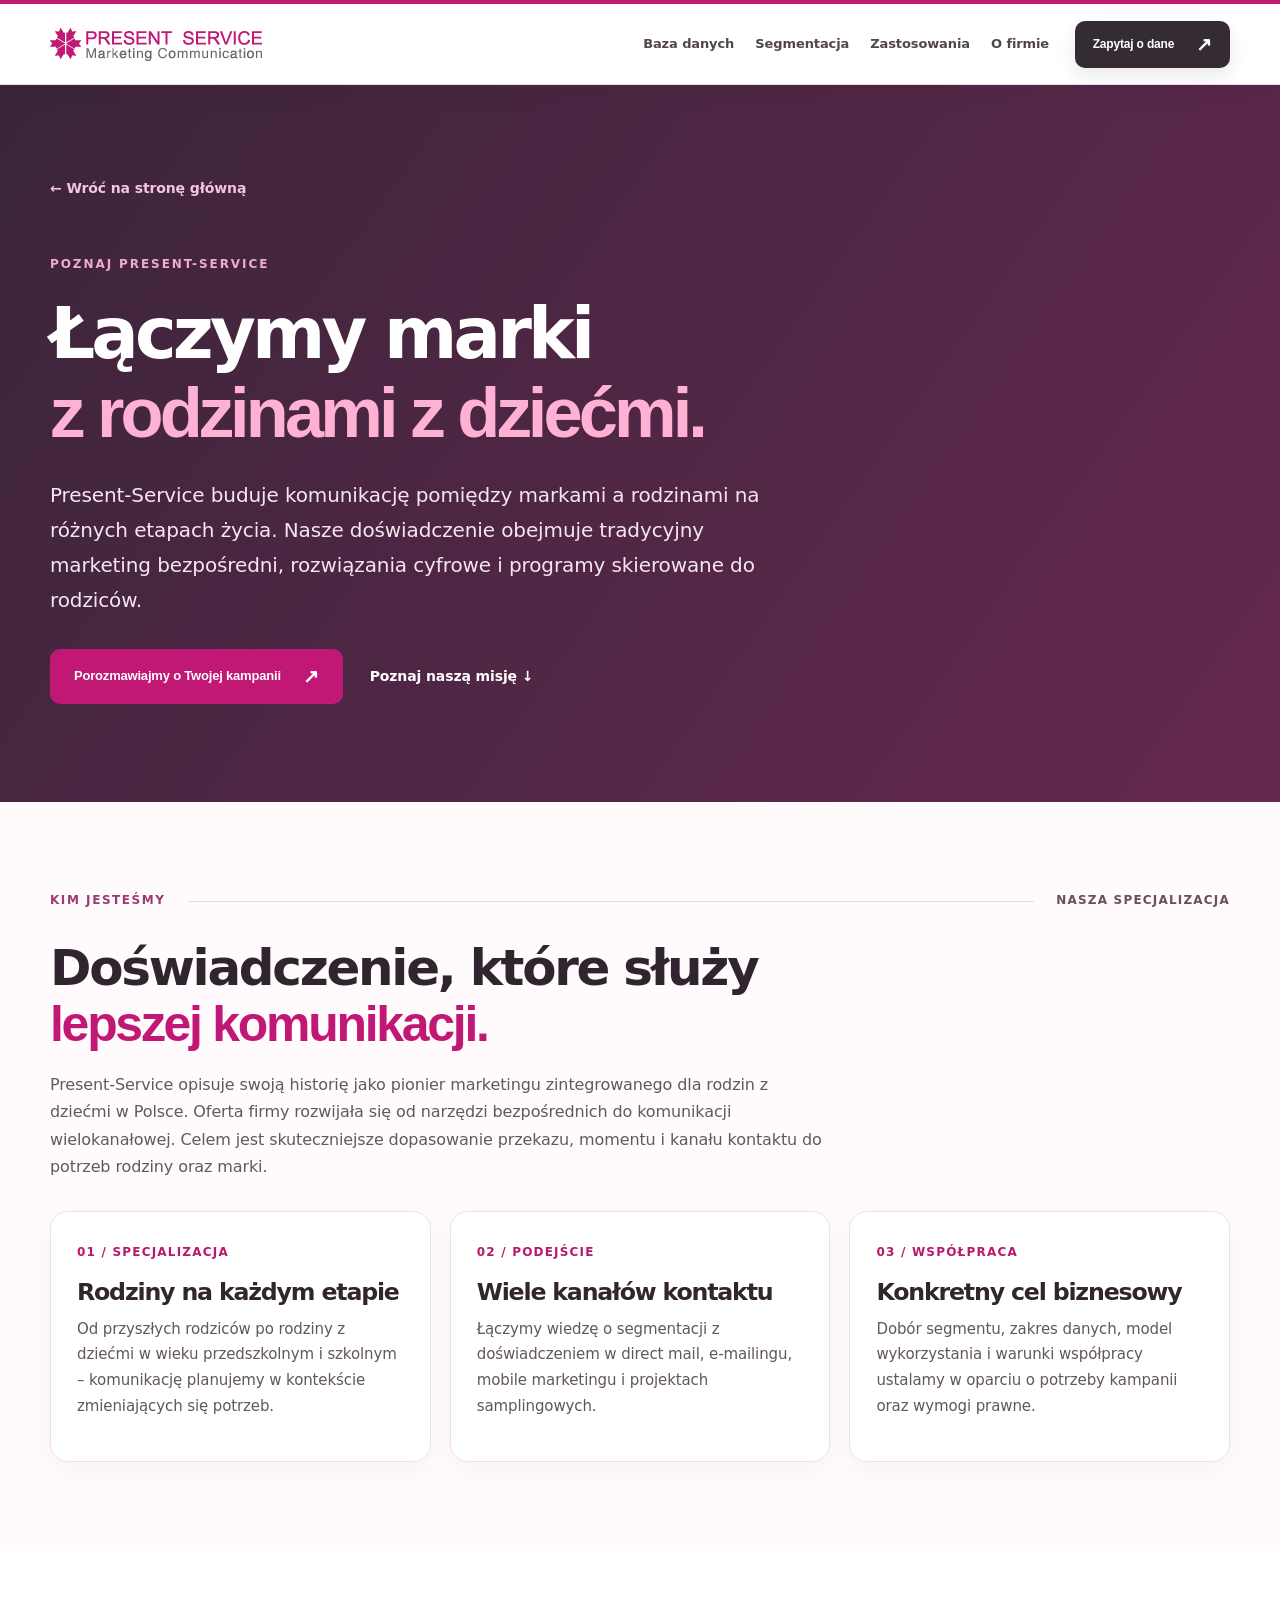
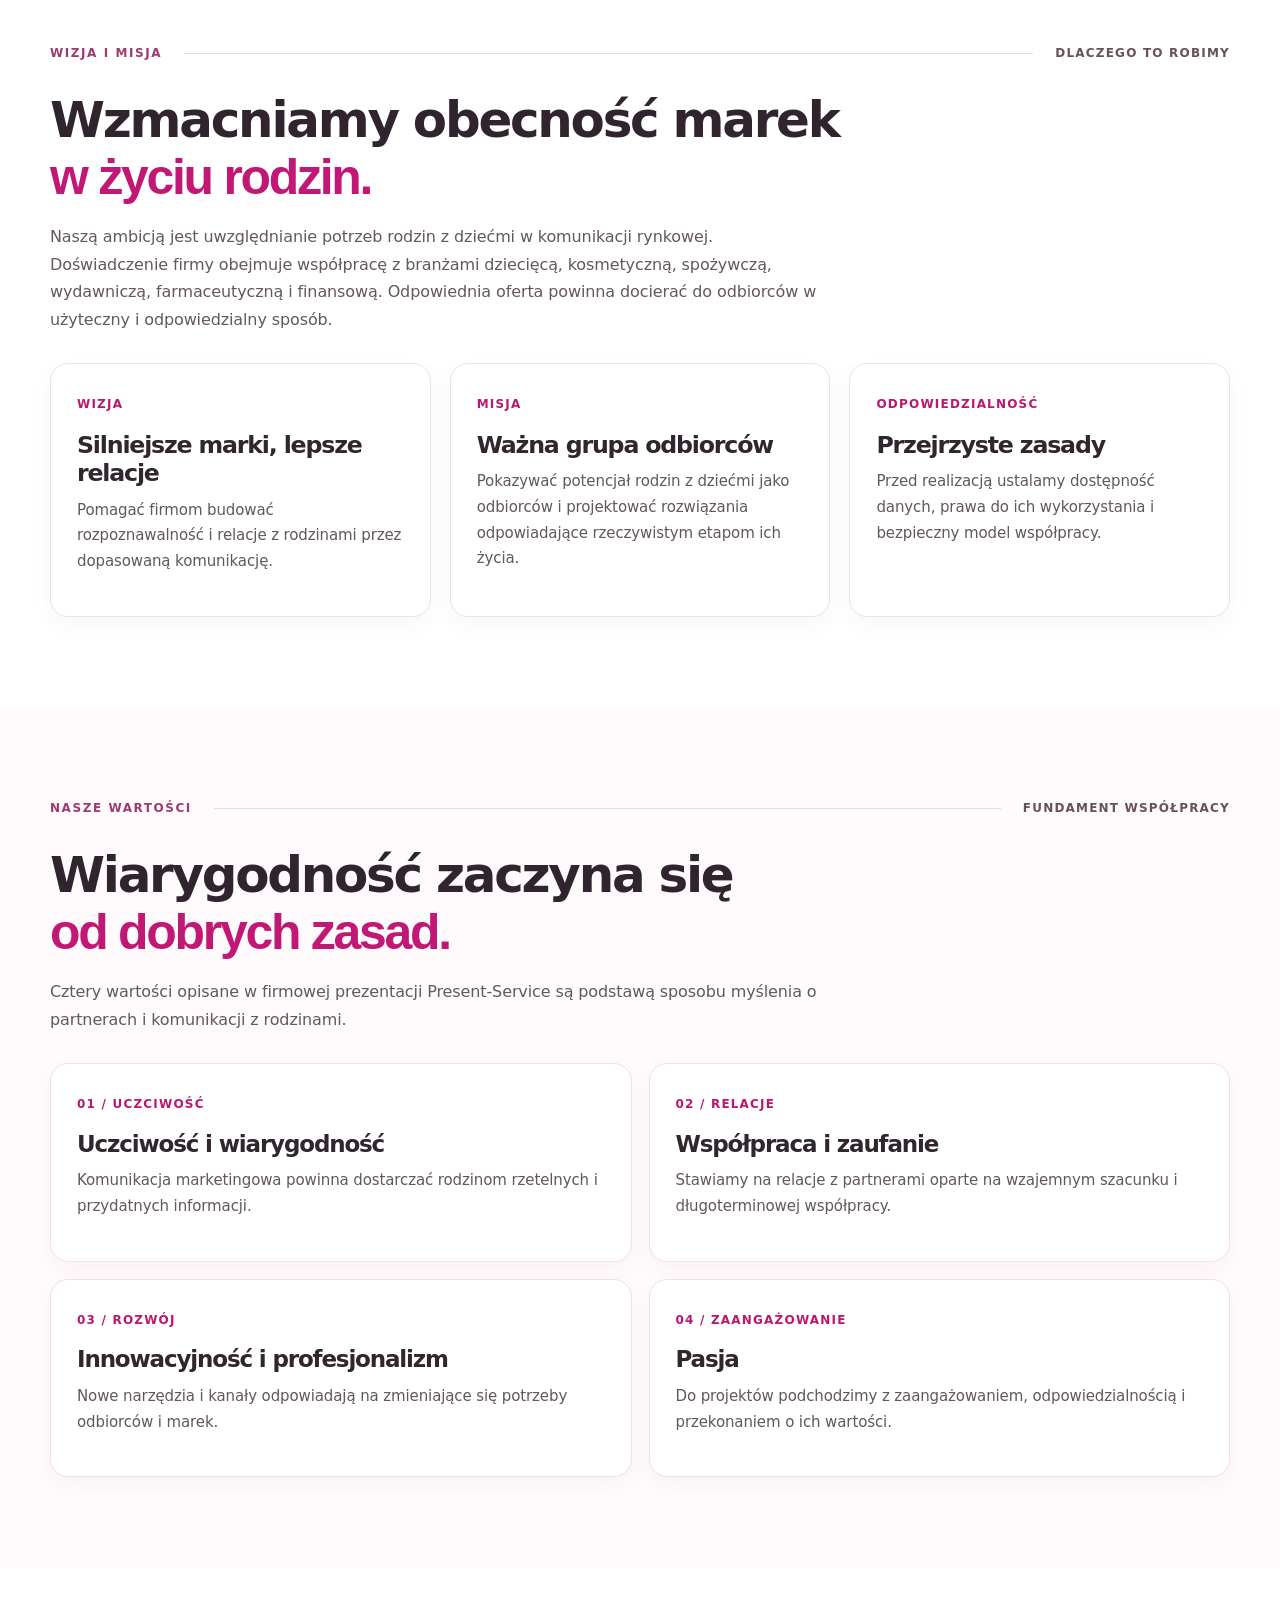
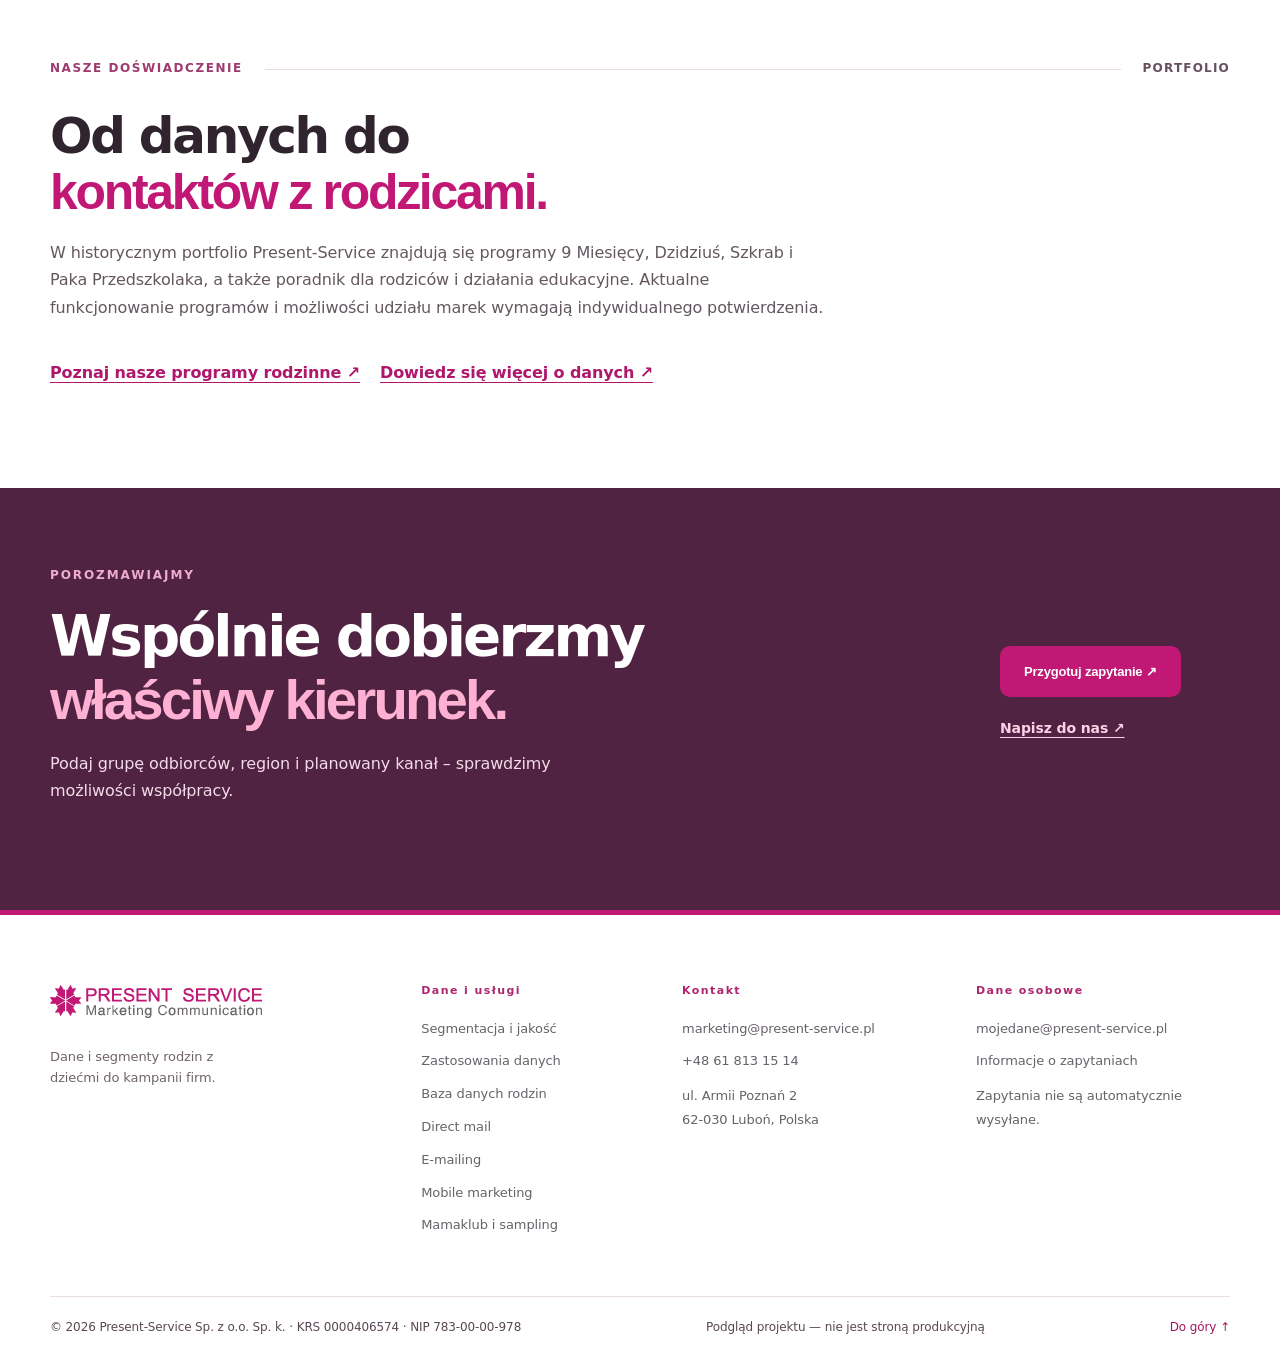
<file: o-firmie.html>
<!doctype html>
<html lang="pl">
<head>
<meta charset="utf-8"><meta name="viewport" content="width=device-width,initial-scale=1">
<meta name="theme-color" content="#c21875"><meta name="robots" content="noindex,nofollow">
<meta name="description" content="Poznaj Present-Service: doświadczenie w marketingu do rodzin z dziećmi, misja, wartości, podejście do danych i portfolio programów.">
<meta property="og:type" content="website"><meta property="og:locale" content="pl_PL">
<meta property="og:title" content="O firmie Present-Service | Marketing dla rodzin">
<meta property="og:description" content="Historia, misja i wartości Present-Service oraz doświadczenie w komunikacji z rodzinami z dziećmi.">
<title>O nas – historia, misja i wartości | Present-Service</title>
<link rel="icon" type="image/png" href="./favicon.png">
<link rel="stylesheet" href="./styles.css"><link rel="stylesheet" href="./offer.css"><link rel="stylesheet" href="./brand.css"><link rel="stylesheet" href="./v2.css"><link rel="stylesheet" href="./premium.css"><link rel="stylesheet" href="./heritage.css"><script src="./app.js" defer></script>
<link rel="stylesheet" href="./ux-polish.css">
</head>
<body>
<a class="skip-link" href="#main">Przejdź do treści</a>
<header class="site-header" id="top"><div class="container header-inner">
<a class="brand" href="./index.html" aria-label="Present-Service — strona główna"><img class="brand-official-logo" src="./assets/present-service-logo-original.png?v=original-20261116" alt="PRESENT SERVICE – Marketing Communication" width="212" height="33"></a>
<button class="menu-toggle" type="button" aria-controls="primary-nav" aria-expanded="false" aria-label="Otwórz menu"><span></span><span></span><span></span></button>
<nav id="primary-nav" class="primary-nav" aria-label="Menu główne"><a href="./baza-danych-rodzin.html">Baza danych</a><a href="./segmentacja-danych.html">Segmentacja</a><a href="./zastosowania-danych.html">Zastosowania</a><a href="./o-firmie.html" aria-current="page">O firmie</a><a href="./index.html#kontakt" class="nav-mobile-contact">Kontakt</a></nav>
<a href="./index.html#brief" class="btn btn-small btn-dark header-cta">Zapytaj o dane <span aria-hidden="true">↗</span></a>
</div></header>
<main id="main">
<section class="detail-hero"><div class="container detail-hero-inner">
<a href="./index.html" class="detail-back">← Wróć na stronę główną</a>
<span class="detail-eyebrow">POZNAJ PRESENT-SERVICE</span>
<h1>Łączymy marki<br><em>z rodzinami z dziećmi.</em></h1>
<p>Present-Service buduje komunikację pomiędzy markami a rodzinami na różnych etapach życia. Nasze doświadczenie obejmuje tradycyjny marketing bezpośredni, rozwiązania cyfrowe i programy skierowane do rodziców.</p>
<div class="detail-actions"><a href="./index.html#brief" class="btn btn-coral">Porozmawiajmy o Twojej kampanii <span aria-hidden="true">↗</span></a><a class="detail-link" href="#misja">Poznaj naszą misję ↓</a></div>
</div></section>
<section class="section heritage-section" aria-labelledby="company-story"><div class="container">
<div class="section-topline"><span class="section-kicker">KIM JESTEŚMY</span><span class="fine-line"></span><span class="section-side-note">NASZA SPECJALIZACJA</span></div>
<div class="heritage-intro"><h2 id="company-story">Doświadczenie, które służy<br><em>lepszej komunikacji.</em></h2>
<p>Present-Service opisuje swoją historię jako pionier marketingu zintegrowanego dla rodzin z dziećmi w Polsce. Oferta firmy rozwijała się od narzędzi bezpośrednich do komunikacji wielokanałowej. Celem jest skuteczniejsze dopasowanie przekazu, momentu i kanału kontaktu do potrzeb rodziny oraz marki.</p></div>
<div class="heritage-grid">
<article class="heritage-card"><span class="heritage-number">01 / SPECJALIZACJA</span><h3>Rodziny na każdym etapie</h3><p>Od przyszłych rodziców po rodziny z dziećmi w wieku przedszkolnym i szkolnym – komunikację planujemy w kontekście zmieniających się potrzeb.</p></article>
<article class="heritage-card"><span class="heritage-number">02 / PODEJŚCIE</span><h3>Wiele kanałów kontaktu</h3><p>Łączymy wiedzę o segmentacji z doświadczeniem w direct mail, e-mailingu, mobile marketingu i projektach samplingowych.</p></article>
<article class="heritage-card"><span class="heritage-number">03 / WSPÓŁPRACA</span><h3>Konkretny cel biznesowy</h3><p>Dobór segmentu, zakres danych, model wykorzystania i warunki współpracy ustalamy w oparciu o potrzeby kampanii oraz wymogi prawne.</p></article>
</div></div></section>
<section class="section company-purpose" id="misja" aria-labelledby="purpose-heading"><div class="container">
<div class="section-topline"><span class="section-kicker">WIZJA I MISJA</span><span class="fine-line"></span><span class="section-side-note">DLACZEGO TO ROBIMY</span></div>
<div class="heritage-intro"><h2 id="purpose-heading">Wzmacniamy obecność marek<br><em>w życiu rodzin.</em></h2><p>Naszą ambicją jest uwzględnianie potrzeb rodzin z dziećmi w komunikacji rynkowej. Doświadczenie firmy obejmuje współpracę z branżami dziecięcą, kosmetyczną, spożywczą, wydawniczą, farmaceutyczną i finansową. Odpowiednia oferta powinna docierać do odbiorców w użyteczny i odpowiedzialny sposób.</p></div>
<div class="heritage-grid">
<article class="heritage-card"><span class="heritage-number">WIZJA</span><h3>Silniejsze marki, lepsze relacje</h3><p>Pomagać firmom budować rozpoznawalność i relacje z rodzinami przez dopasowaną komunikację.</p></article>
<article class="heritage-card"><span class="heritage-number">MISJA</span><h3>Ważna grupa odbiorców</h3><p>Pokazywać potencjał rodzin z dziećmi jako odbiorców i projektować rozwiązania odpowiadające rzeczywistym etapom ich życia.</p></article>
<article class="heritage-card"><span class="heritage-number">ODPOWIEDZIALNOŚĆ</span><h3>Przejrzyste zasady</h3><p>Przed realizacją ustalamy dostępność danych, prawa do ich wykorzystania i bezpieczny model współpracy.</p></article>
</div></div></section>
<section class="section heritage-section" id="wartosci" aria-labelledby="values-heading"><div class="container">
<div class="section-topline"><span class="section-kicker">NASZE WARTOŚCI</span><span class="fine-line"></span><span class="section-side-note">FUNDAMENT WSPÓŁPRACY</span></div>
<div class="heritage-intro"><h2 id="values-heading">Wiarygodność zaczyna się<br><em>od dobrych zasad.</em></h2><p>Cztery wartości opisane w firmowej prezentacji Present-Service są podstawą sposobu myślenia o partnerach i komunikacji z rodzinami.</p></div>
<div class="programme-history-grid">
<article class="programme-history-card"><span class="programme-tag">01 / UCZCIWOŚĆ</span><h3>Uczciwość i wiarygodność</h3><p>Komunikacja marketingowa powinna dostarczać rodzinom rzetelnych i przydatnych informacji.</p></article>
<article class="programme-history-card"><span class="programme-tag">02 / RELACJE</span><h3>Współpraca i zaufanie</h3><p>Stawiamy na relacje z partnerami oparte na wzajemnym szacunku i długoterminowej współpracy.</p></article>
<article class="programme-history-card"><span class="programme-tag">03 / ROZWÓJ</span><h3>Innowacyjność i profesjonalizm</h3><p>Nowe narzędzia i kanały odpowiadają na zmieniające się potrzeby odbiorców i marek.</p></article>
<article class="programme-history-card"><span class="programme-tag">04 / ZAANGAŻOWANIE</span><h3>Pasja</h3><p>Do projektów podchodzimy z zaangażowaniem, odpowiedzialnością i przekonaniem o ich wartości.</p></article>
</div></div></section>
<section class="section" aria-labelledby="portfolio-heading"><div class="container">
<div class="section-topline"><span class="section-kicker">NASZE DOŚWIADCZENIE</span><span class="fine-line"></span><span class="section-side-note">PORTFOLIO</span></div>
<div class="heritage-intro"><h2 id="portfolio-heading">Od danych do<br><em>kontaktów z rodzicami.</em></h2><p>W historycznym portfolio Present-Service znajdują się programy 9 Miesięcy, Dzidziuś, Szkrab i Paka Przedszkolaka, a także poradnik dla rodziców i działania edukacyjne. Aktualne funkcjonowanie programów i możliwości udziału marek wymagają indywidualnego potwierdzenia.</p></div>
<div class="heritage-foot"><a href="./mamaklub-sampling.html#programy-historyczne">Poznaj nasze programy rodzinne ↗</a><a href="./baza-danych-rodzin.html">Dowiedz się więcej o danych ↗</a></div>
</div></section>
<section class="detail-final"><div class="container detail-final-inner"><div><span class="detail-label">POROZMAWIAJMY</span><h2>Wspólnie dobierzmy<br><em>właściwy kierunek.</em></h2><p>Podaj grupę odbiorców, region i planowany kanał – sprawdzimy możliwości współpracy.</p></div><div class="detail-final-actions"><a class="btn btn-coral" href="./index.html#brief">Przygotuj zapytanie ↗</a><a href="mailto:marketing@present-service.pl">Napisz do nas ↗</a></div></div></section>
</main>
<footer class="footer"><div class="container footer-main">
<div class="footer-brand-group"><a class="brand brand-footer" href="./index.html"><img class="brand-official-logo" src="./assets/present-service-logo-original.png?v=original-20261116" alt="PRESENT SERVICE – Marketing Communication" width="212" height="33"></a><p>Dane i segmenty rodzin z dziećmi do kampanii firm.</p></div>
<div class="footer-column"><h3>Dane i usługi</h3><a href="./segmentacja-danych.html">Segmentacja i jakość</a><a href="./zastosowania-danych.html">Zastosowania danych</a><a href="./baza-danych-rodzin.html">Baza danych rodzin</a><a href="./direct-mail.html">Direct mail</a><a href="./emailing.html">E-mailing</a><a href="./mobile-marketing.html">Mobile marketing</a><a href="./mamaklub-sampling.html">Mamaklub i sampling</a></div>
<div class="footer-column"><h3>Kontakt</h3><a href="mailto:marketing@present-service.pl">marketing@present-service.pl</a><a href="tel:+48618131514">+48 61 813 15 14</a><span>ul. Armii Poznań 2<br>62-030 Luboń, Polska</span></div>
<div class="footer-column"><h3>Dane osobowe</h3><a href="mailto:mojedane@present-service.pl">mojedane@present-service.pl</a><a href="./informacje-o-danych.html">Informacje o zapytaniach</a><span>Zapytania nie są automatycznie wysyłane.</span></div>
</div><div class="container footer-bottom"><span>© <span id="year">2026</span> Present-Service Sp. z o.o. Sp. k. · KRS 0000406574 · NIP 783-00-00-978</span><span>Podgląd projektu — nie jest stroną produkcyjną</span><a href="#top">Do góry ↑</a></div></footer>
</body></html>
</file>
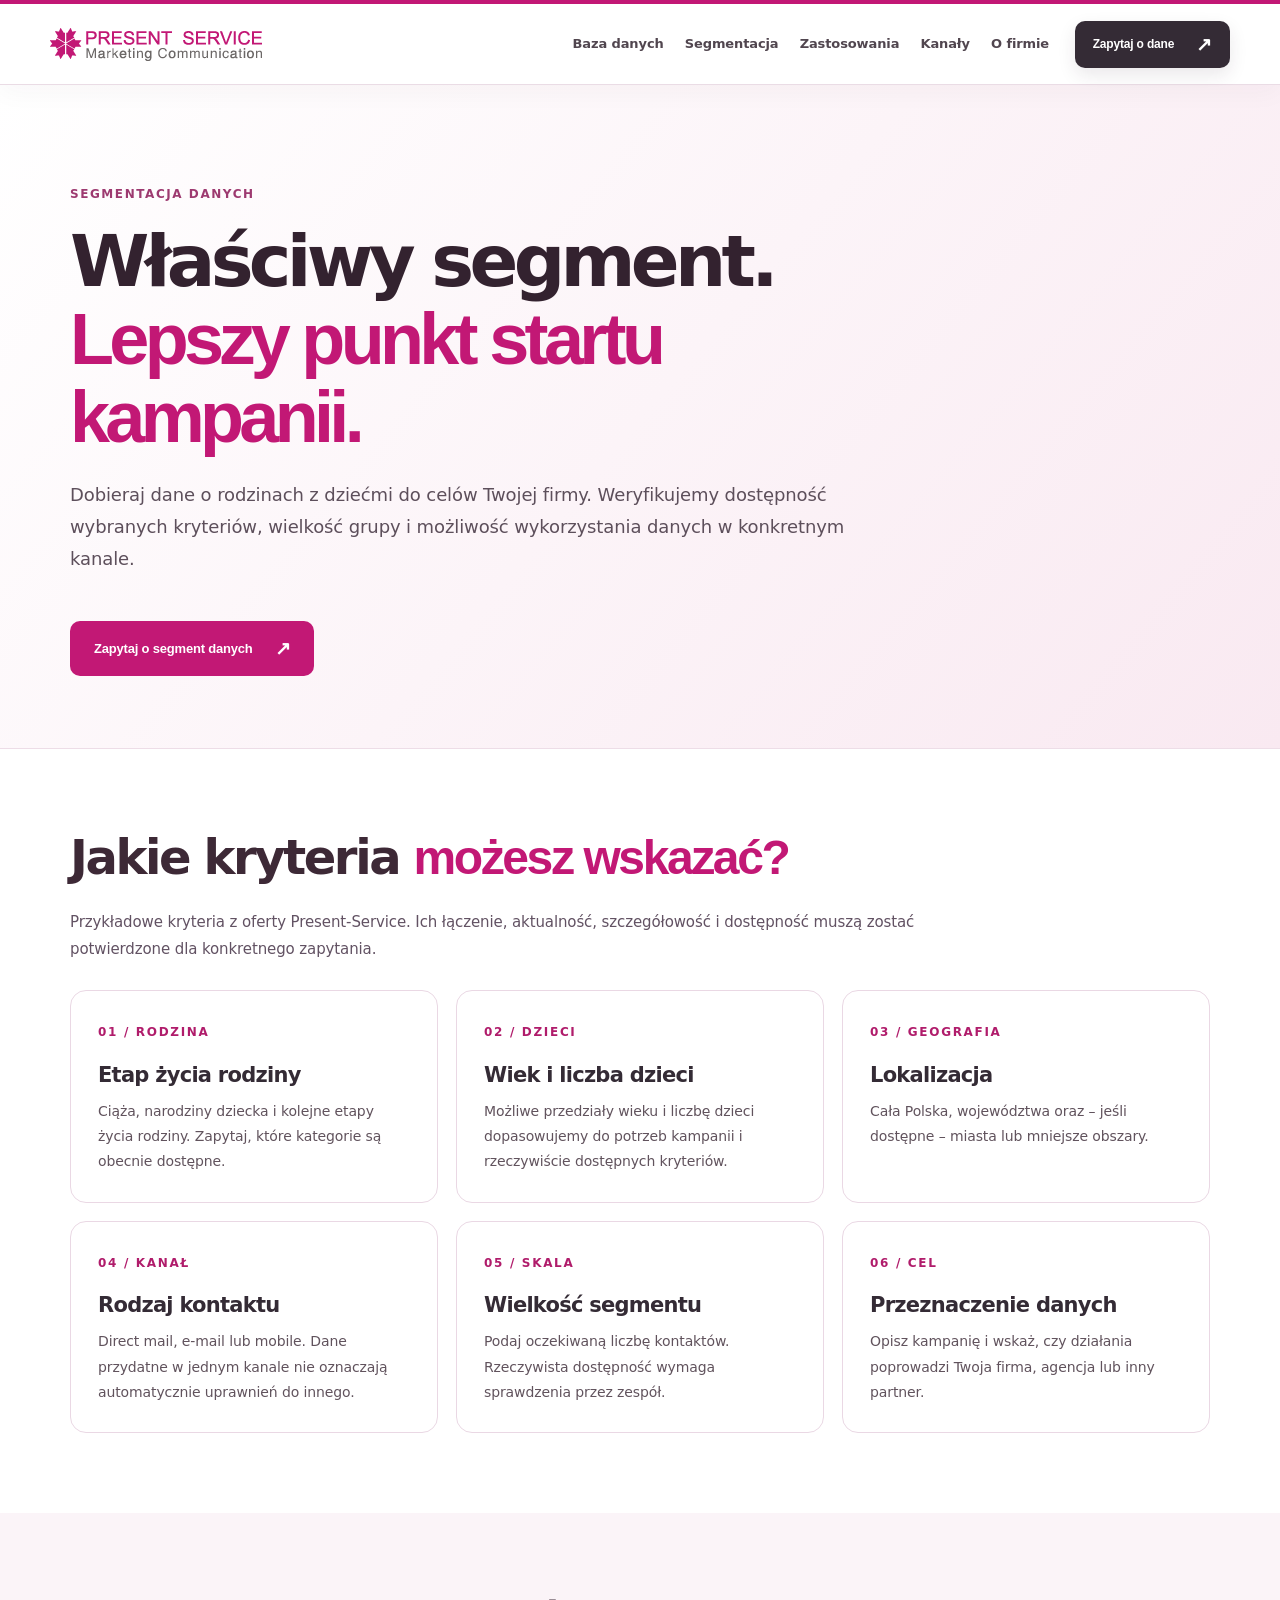
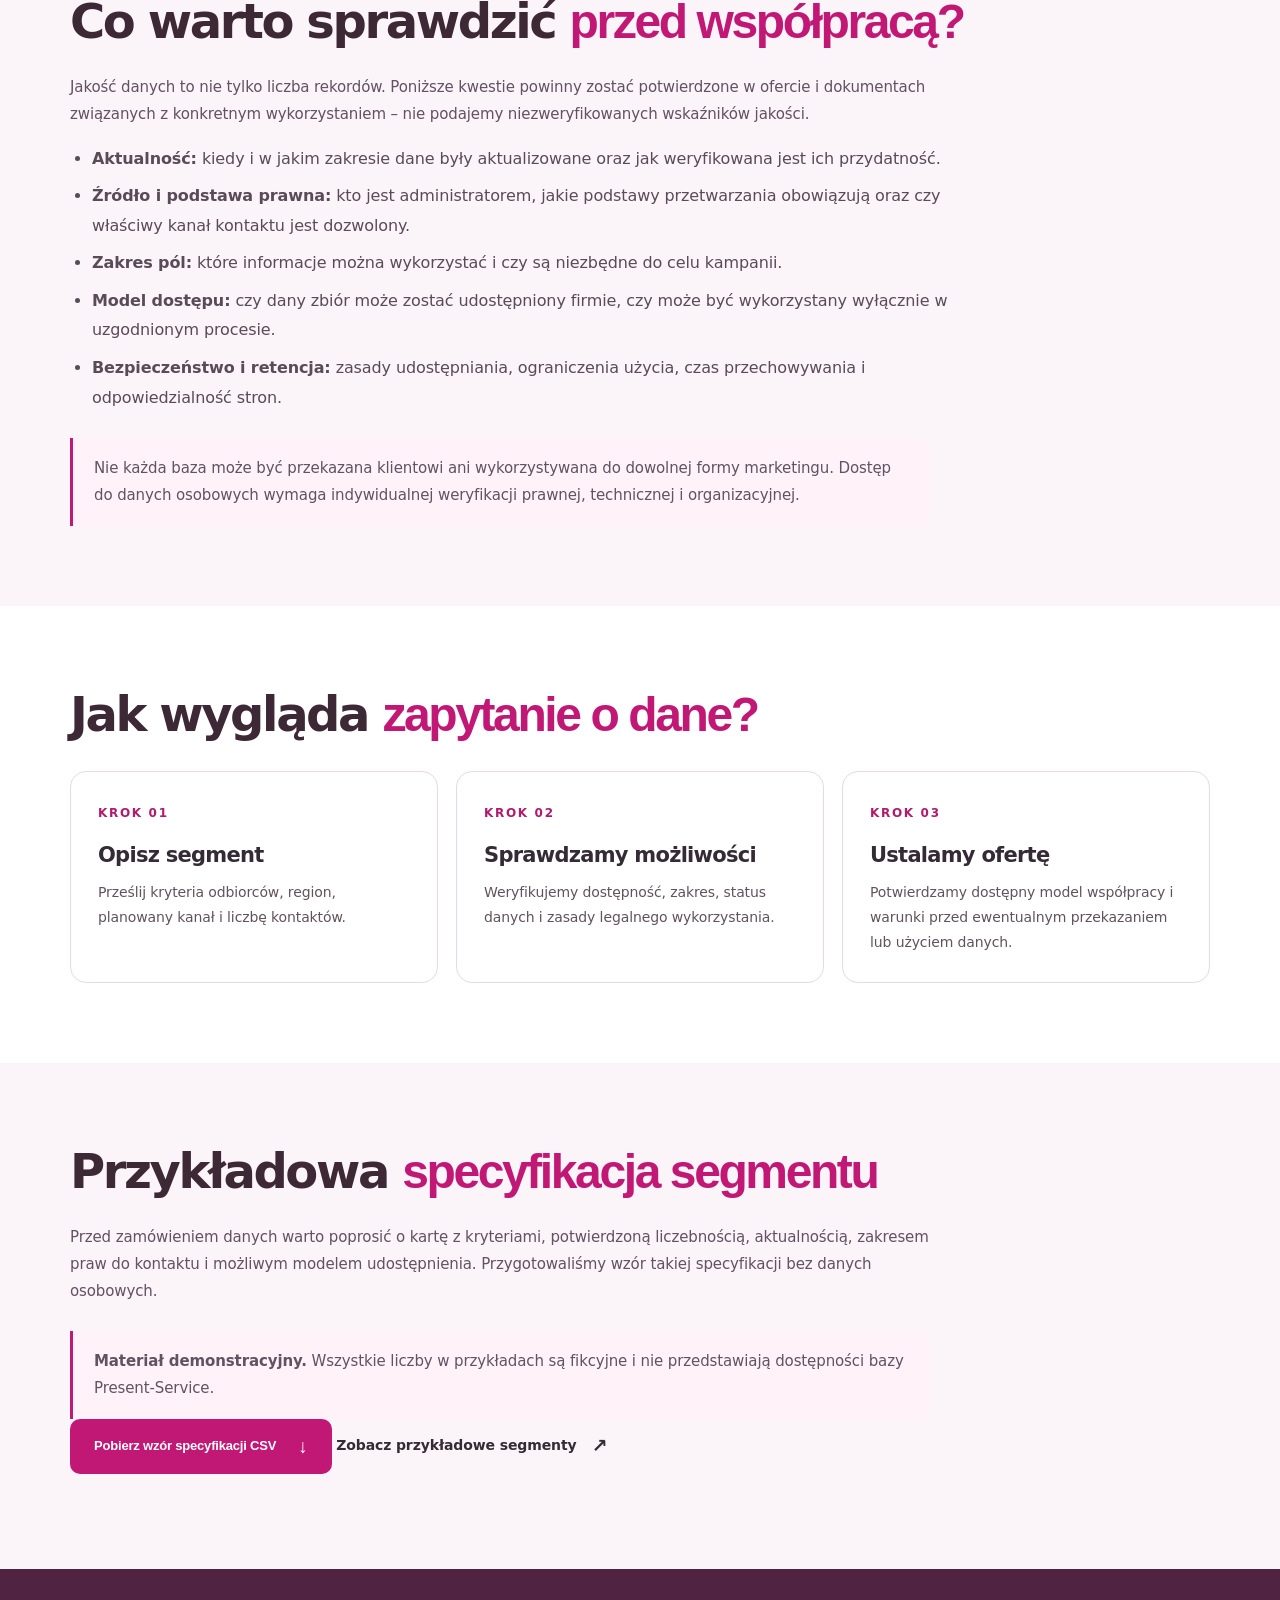
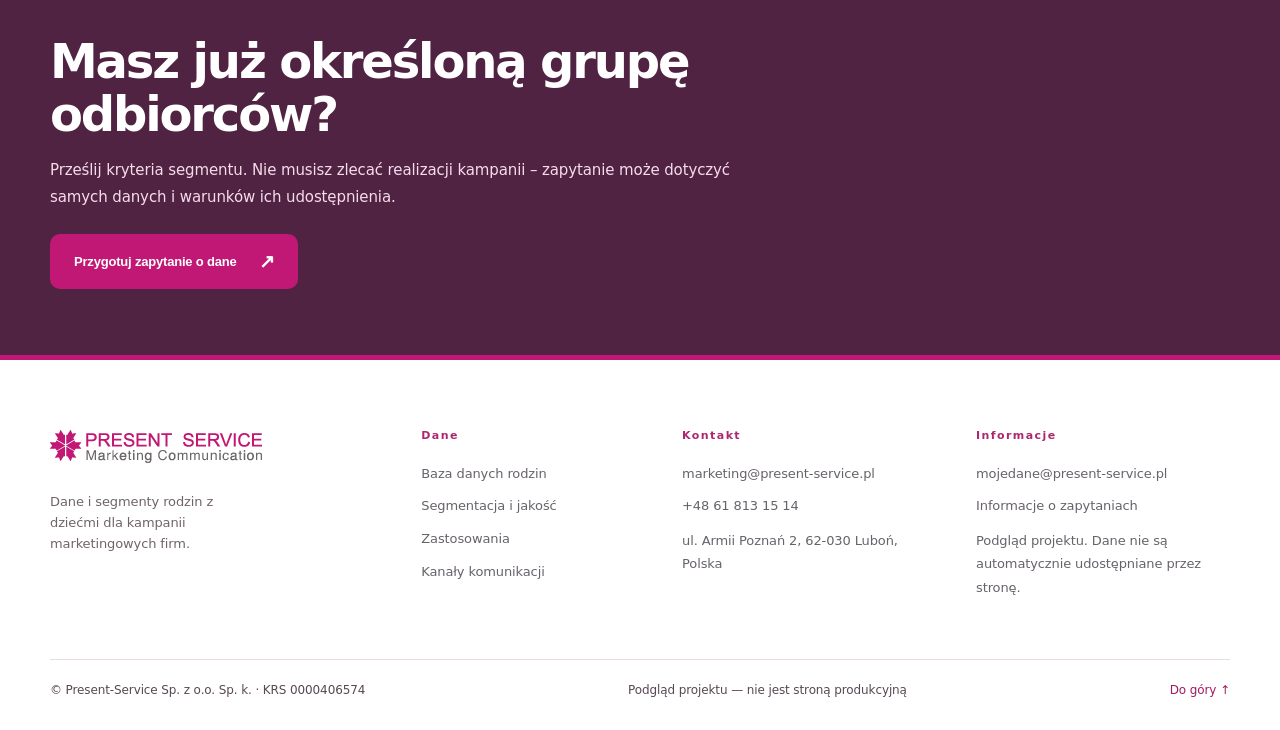
<file: segmentacja-danych.html>
<!doctype html>
<html lang="pl"><head>
<meta charset="utf-8"><meta name="viewport" content="width=device-width,initial-scale=1">
<meta name="theme-color" content="#c21875"><meta name="robots" content="noindex,nofollow">
<meta name="description" content="Dobierz kryteria segmentacji rodzin z dziećmi: wiek dzieci, lokalizacja, kanał i oczekiwana liczebność. Sprawdź dostępność i zasady wykorzystania danych.">
<meta property="og:type" content="website"><meta property="og:locale" content="pl_PL"><meta property="og:title" content="Segmentacja i jakość danych rodzin | Present-Service"><meta property="og:description" content="Dobierz kryteria segmentacji rodzin z dziećmi: wiek dzieci, lokalizacja, kanał i oczekiwana liczebność. Sprawdź dostępność i zasady wykorzystania danych.">
<title>Segmentacja i jakość danych rodzin | Present-Service</title>
<link rel="icon" type="image/png" href="./favicon.png">
<link rel="stylesheet" href="./styles.css"><link rel="stylesheet" href="./brand.css"><link rel="stylesheet" href="./v2.css"><link rel="stylesheet" href="./premium.css"><link rel="stylesheet" href="./data-focus.css">
<script src="./app.js" defer></script>
<link rel="stylesheet" href="./ux-polish.css">
</head><body><a href="#main" class="skip-link">Przejdź do treści</a>
<header class="site-header" id="top"><div class="container header-inner">
<a class="brand" href="./index.html" aria-label="Present-Service — strona główna"><img class="brand-official-logo" src="./assets/present-service-logo-original.png?v=original-20261116" alt="PRESENT SERVICE – Marketing Communication" width="212" height="33"></a>
<button class="menu-toggle" type="button" aria-controls="primary-nav" aria-expanded="false" aria-label="Otwórz menu"><span></span><span></span><span></span></button>
<nav id="primary-nav" class="primary-nav" aria-label="Menu główne"><a href="./baza-danych-rodzin.html">Baza danych</a><a href="./segmentacja-danych.html">Segmentacja</a><a href="./zastosowania-danych.html">Zastosowania</a><a href="./index.html#rozwiazania">Kanały</a><a href="./o-firmie.html">O firmie</a><a href="./index.html#kontakt" class="nav-mobile-contact">Kontakt</a></nav>
<a class="btn btn-small btn-dark header-cta" href="./index.html#brief">Zapytaj o dane <span aria-hidden="true">↗</span></a>
</div></header><main id="main">
<section class="info-hero"><div class="container"><span class="section-kicker">SEGMENTACJA DANYCH</span><h1>Właściwy segment.<br><em>Lepszy punkt startu kampanii.</em></h1><p>Dobieraj dane o rodzinach z dziećmi do celów Twojej firmy. Weryfikujemy dostępność wybranych kryteriów, wielkość grupy i możliwość wykorzystania danych w konkretnym kanale.</p><a href="./index.html#brief" class="btn btn-coral">Zapytaj o segment danych <span aria-hidden="true">↗</span></a></div></section>
<section class="info-section"><div class="container"><h2>Jakie kryteria <em>możesz wskazać?</em></h2><p>Przykładowe kryteria z oferty Present-Service. Ich łączenie, aktualność, szczegółowość i dostępność muszą zostać potwierdzone dla konkretnego zapytania.</p><div class="info-grid">
<article><span class="info-num">01 / RODZINA</span><h3>Etap życia rodziny</h3><p>Ciąża, narodziny dziecka i kolejne etapy życia rodziny. Zapytaj, które kategorie są obecnie dostępne.</p></article>
<article><span class="info-num">02 / DZIECI</span><h3>Wiek i liczba dzieci</h3><p>Możliwe przedziały wieku i liczbę dzieci dopasowujemy do potrzeb kampanii i rzeczywiście dostępnych kryteriów.</p></article>
<article><span class="info-num">03 / GEOGRAFIA</span><h3>Lokalizacja</h3><p>Cała Polska, województwa oraz – jeśli dostępne – miasta lub mniejsze obszary.</p></article>
<article><span class="info-num">04 / KANAŁ</span><h3>Rodzaj kontaktu</h3><p>Direct mail, e-mail lub mobile. Dane przydatne w jednym kanale nie oznaczają automatycznie uprawnień do innego.</p></article>
<article><span class="info-num">05 / SKALA</span><h3>Wielkość segmentu</h3><p>Podaj oczekiwaną liczbę kontaktów. Rzeczywista dostępność wymaga sprawdzenia przez zespół.</p></article>
<article><span class="info-num">06 / CEL</span><h3>Przeznaczenie danych</h3><p>Opisz kampanię i wskaż, czy działania poprowadzi Twoja firma, agencja lub inny partner.</p></article>
</div></div></section>
<section class="info-section"><div class="container"><h2>Co warto sprawdzić <em>przed współpracą?</em></h2><p>Jakość danych to nie tylko liczba rekordów. Poniższe kwestie powinny zostać potwierdzone w ofercie i dokumentach związanych z konkretnym wykorzystaniem – nie podajemy niezweryfikowanych wskaźników jakości.</p><ul class="info-checks">
<li><strong>Aktualność:</strong> kiedy i w jakim zakresie dane były aktualizowane oraz jak weryfikowana jest ich przydatność.</li>
<li><strong>Źródło i podstawa prawna:</strong> kto jest administratorem, jakie podstawy przetwarzania obowiązują oraz czy właściwy kanał kontaktu jest dozwolony.</li>
<li><strong>Zakres pól:</strong> które informacje można wykorzystać i czy są niezbędne do celu kampanii.</li>
<li><strong>Model dostępu:</strong> czy dany zbiór może zostać udostępniony firmie, czy może być wykorzystany wyłącznie w uzgodnionym procesie.</li>
<li><strong>Bezpieczeństwo i retencja:</strong> zasady udostępniania, ograniczenia użycia, czas przechowywania i odpowiedzialność stron.</li>
</ul><div class="info-note">Nie każda baza może być przekazana klientowi ani wykorzystywana do dowolnej formy marketingu. Dostęp do danych osobowych wymaga indywidualnej weryfikacji prawnej, technicznej i organizacyjnej.</div></div></section>
<section class="info-section"><div class="container"><h2>Jak wygląda <em>zapytanie o dane?</em></h2><div class="info-grid">
<article><span class="info-num">KROK 01</span><h3>Opisz segment</h3><p>Prześlij kryteria odbiorców, region, planowany kanał i liczbę kontaktów.</p></article>
<article><span class="info-num">KROK 02</span><h3>Sprawdzamy możliwości</h3><p>Weryfikujemy dostępność, zakres, status danych i zasady legalnego wykorzystania.</p></article>
<article><span class="info-num">KROK 03</span><h3>Ustalamy ofertę</h3><p>Potwierdzamy dostępny model współpracy i warunki przed ewentualnym przekazaniem lub użyciem danych.</p></article>
</div></div></section>
<section class="info-section"><div class="container"><h2>Przykładowa <em>specyfikacja segmentu</em></h2><p>Przed zamówieniem danych warto poprosić o kartę z kryteriami, potwierdzoną liczebnością, aktualnością, zakresem praw do kontaktu i możliwym modelem udostępnienia. Przygotowaliśmy wzór takiej specyfikacji bez danych osobowych.</p><div class="info-note"><strong>Materiał demonstracyjny.</strong> Wszystkie liczby w przykładach są fikcyjne i nie przedstawiają dostępności bazy Present-Service.</div><p><a class="btn btn-coral" href="./assets/specyfikacja-demo.csv" download>Pobierz wzór specyfikacji CSV <span aria-hidden="true">↓</span></a> <a class="text-link" href="./index.html#przykladowe-segmenty">Zobacz przykładowe segmenty <span aria-hidden="true">↗</span></a></p></div></section>
<section class="info-cta"><div class="container"><h2>Masz już określoną grupę odbiorców?</h2><p>Prześlij kryteria segmentu. Nie musisz zlecać realizacji kampanii – zapytanie może dotyczyć samych danych i warunków ich udostępnienia.</p><a href="./index.html#brief" class="btn btn-coral">Przygotuj zapytanie o dane <span aria-hidden="true">↗</span></a></div></section></main><footer class="footer info-footer"><div class="container footer-main">
<div class="footer-brand-group"><a class="brand brand-footer" href="./index.html"><img class="brand-official-logo" src="./assets/present-service-logo-original.png?v=original-20261116" alt="PRESENT SERVICE – Marketing Communication" width="212" height="33"></a><p>Dane i segmenty rodzin z dziećmi dla kampanii marketingowych firm.</p></div>
<div class="footer-column"><h3>Dane</h3><a href="./baza-danych-rodzin.html">Baza danych rodzin</a><a href="./segmentacja-danych.html">Segmentacja i jakość</a><a href="./zastosowania-danych.html">Zastosowania</a><a href="./index.html#rozwiazania">Kanały komunikacji</a></div>
<div class="footer-column"><h3>Kontakt</h3><a href="mailto:marketing@present-service.pl">marketing@present-service.pl</a><a href="tel:+48618131514">+48 61 813 15 14</a><span>ul. Armii Poznań 2, 62-030 Luboń, Polska</span></div>
<div class="footer-column"><h3>Informacje</h3><a href="mailto:mojedane@present-service.pl">mojedane@present-service.pl</a><a href="./informacje-o-danych.html">Informacje o zapytaniach</a><span>Podgląd projektu. Dane nie są automatycznie udostępniane przez stronę.</span></div>
</div><div class="container footer-bottom"><span>© Present-Service Sp. z o.o. Sp. k. · KRS 0000406574</span><span>Podgląd projektu — nie jest stroną produkcyjną</span><a href="#top">Do góry ↑</a></div></footer></body></html>
</file>
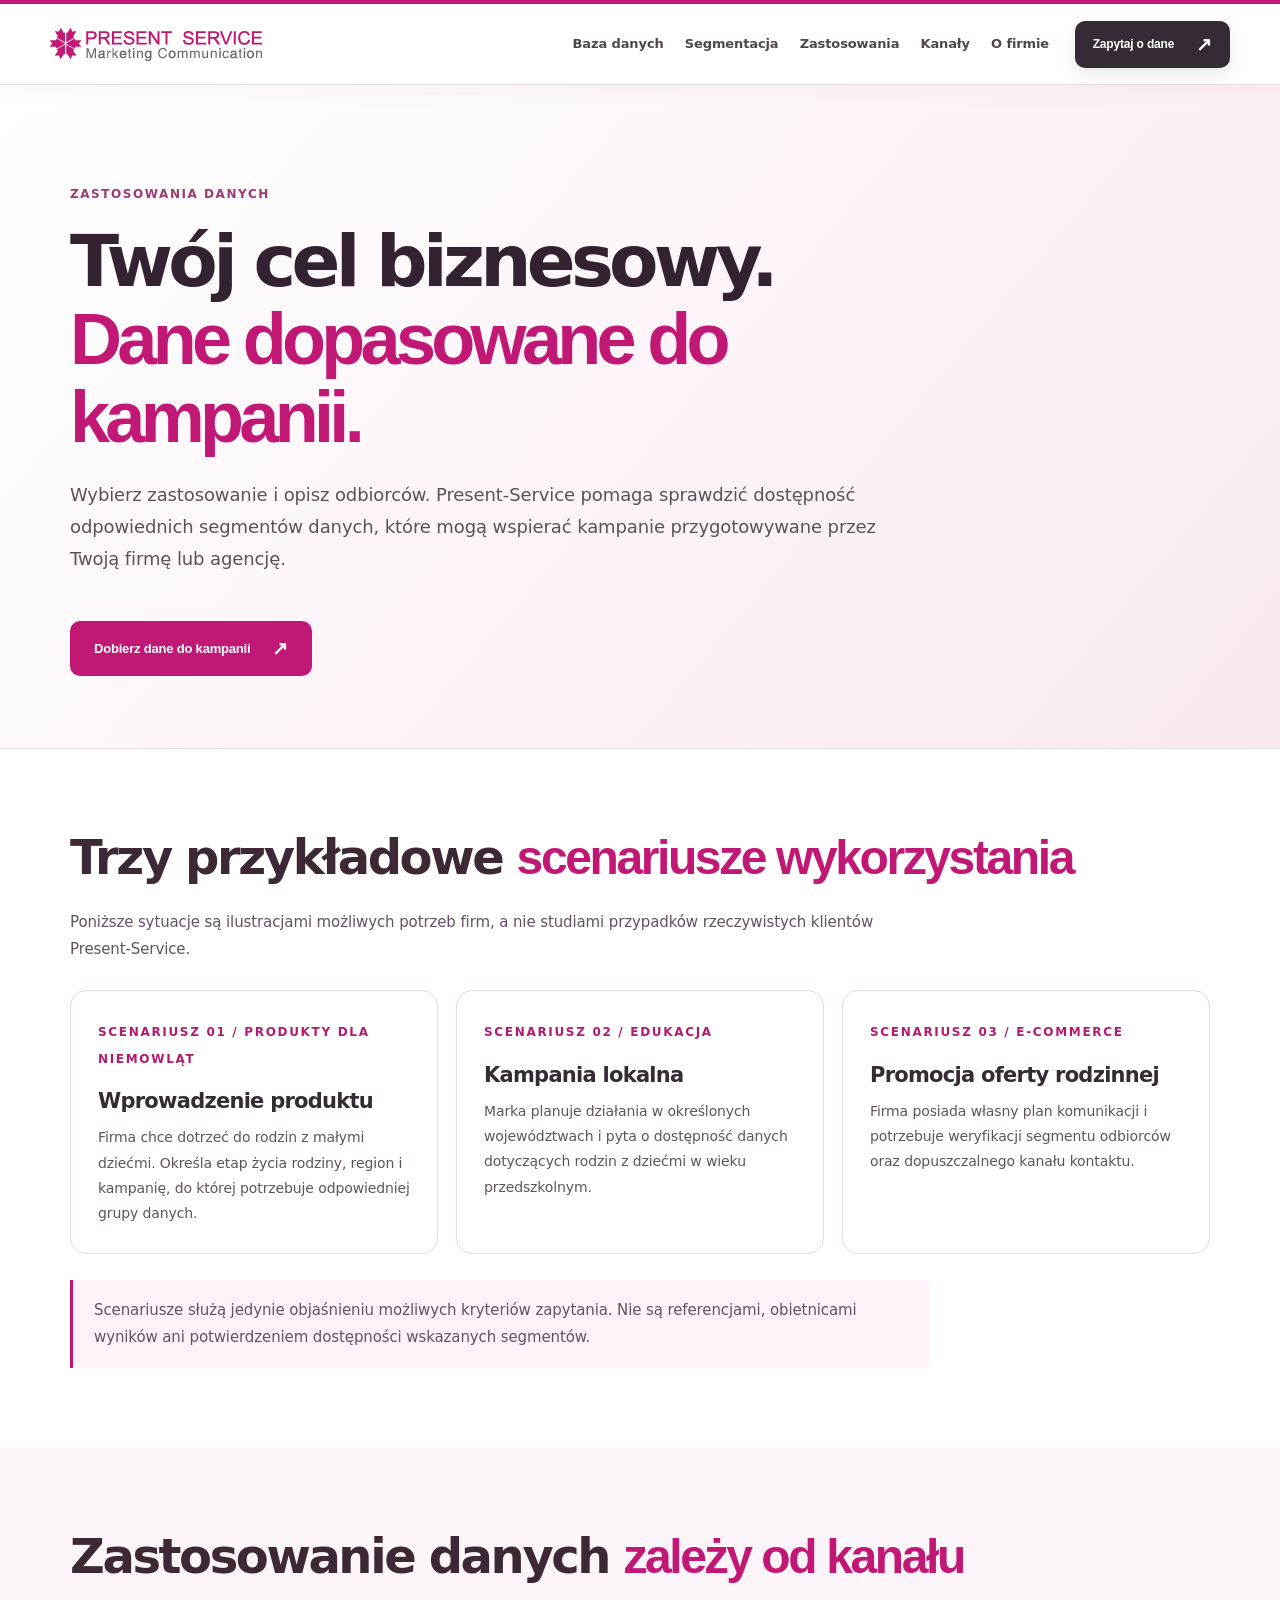
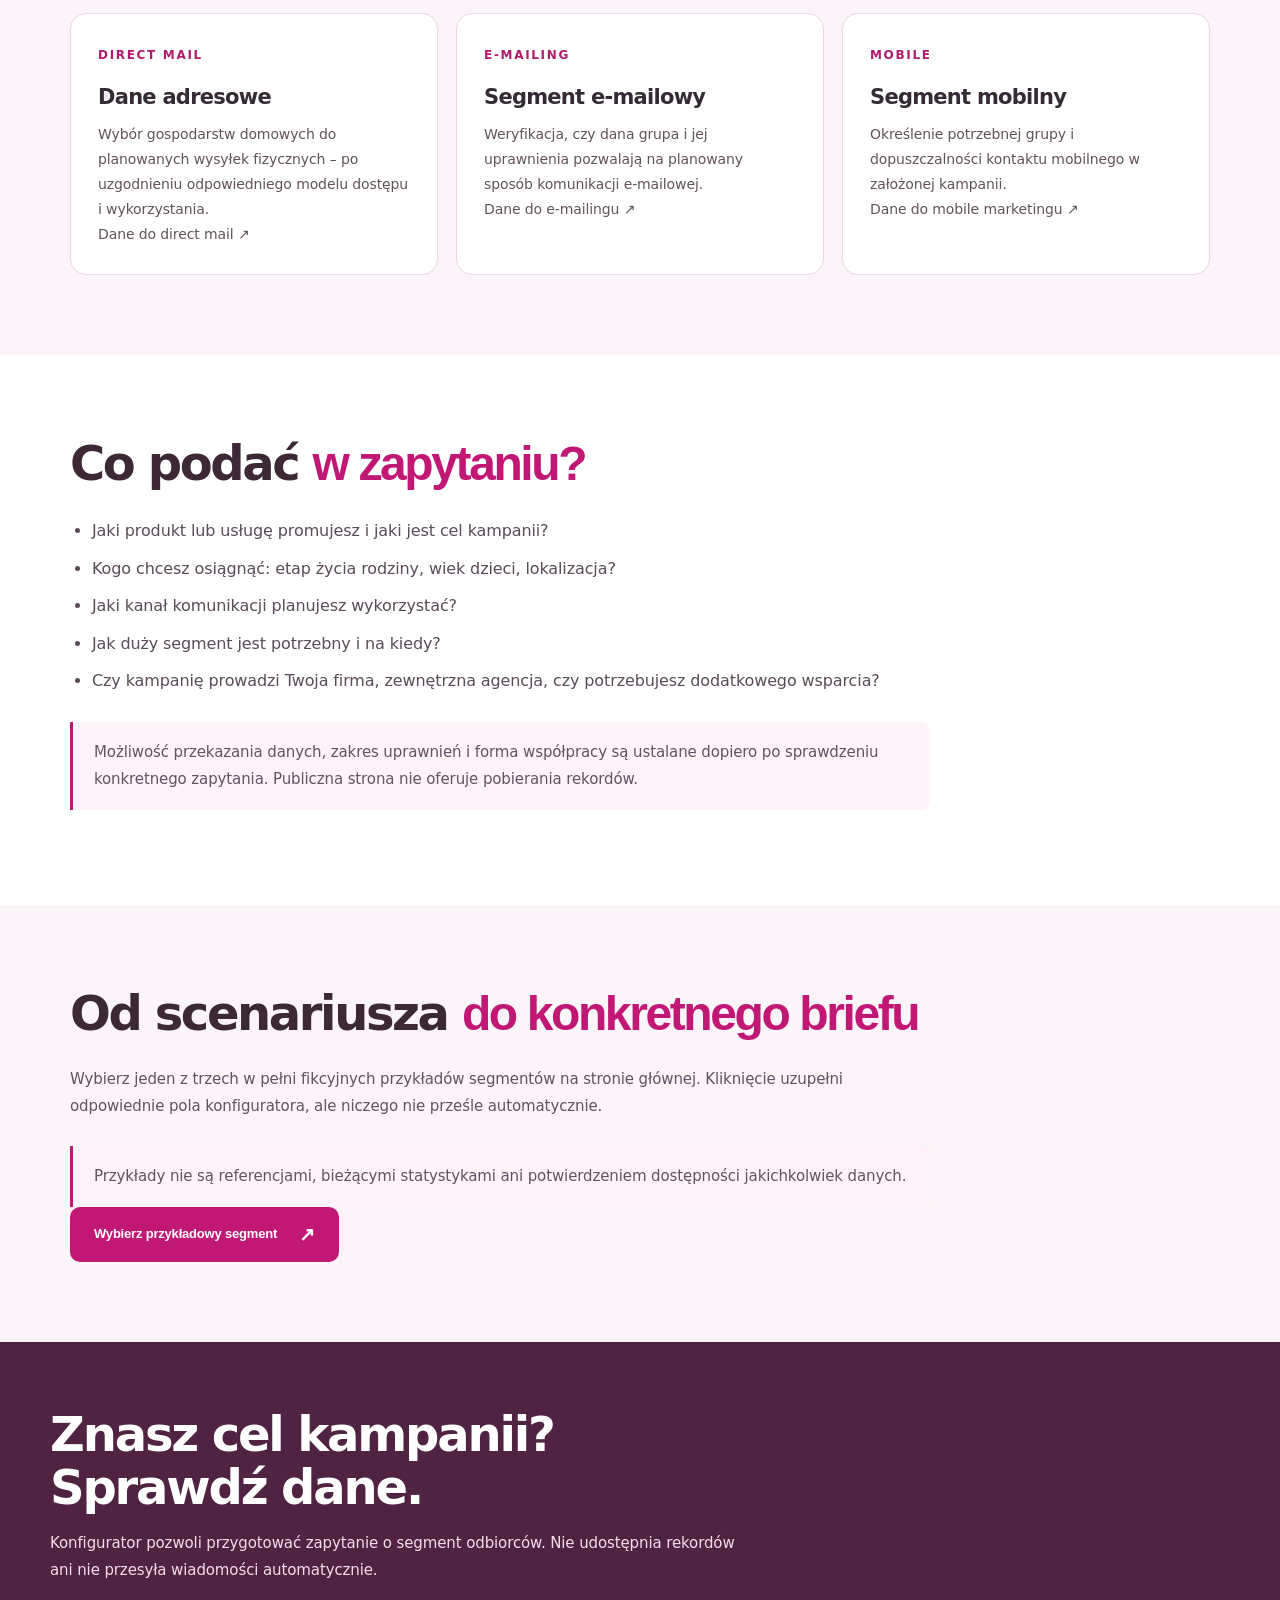
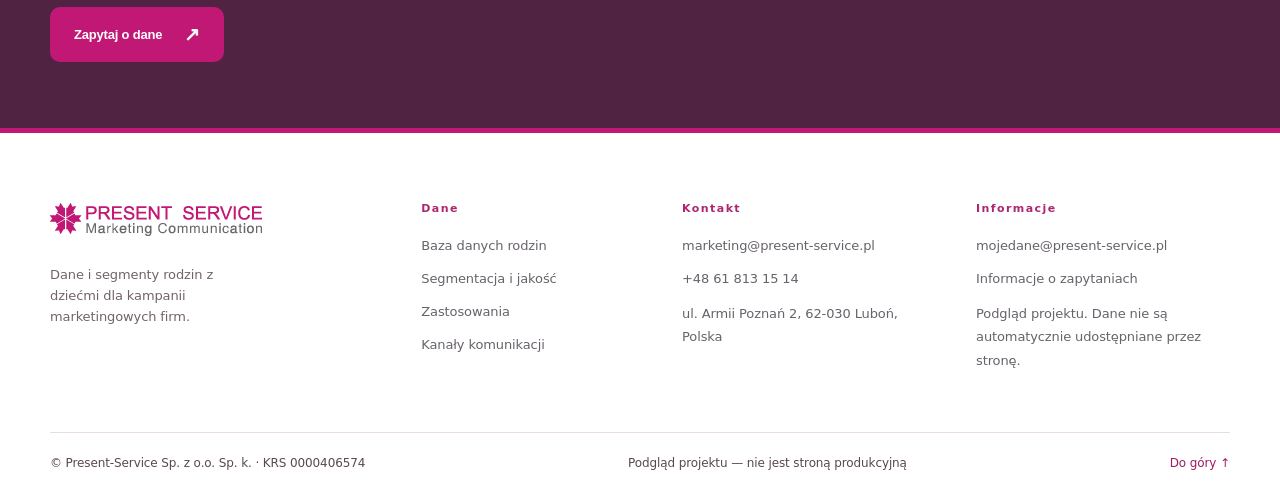
<file: zastosowania-danych.html>
<!doctype html>
<html lang="pl"><head>
<meta charset="utf-8"><meta name="viewport" content="width=device-width,initial-scale=1">
<meta name="theme-color" content="#c21875"><meta name="robots" content="noindex,nofollow">
<meta name="description" content="Sprawdź, jak wykorzystać segmenty rodzin z dziećmi do kampanii własnej firmy: direct mail, e-mailing, mobile marketing i promocja produktów rodzinnych.">
<meta property="og:type" content="website"><meta property="og:locale" content="pl_PL"><meta property="og:title" content="Zastosowania danych w kampaniach marketingowych | Present-Service"><meta property="og:description" content="Sprawdź, jak wykorzystać segmenty rodzin z dziećmi do kampanii własnej firmy: direct mail, e-mailing, mobile marketing i promocja produktów rodzinnych.">
<title>Zastosowania danych w kampaniach marketingowych | Present-Service</title>
<link rel="icon" type="image/png" href="./favicon.png">
<link rel="stylesheet" href="./styles.css"><link rel="stylesheet" href="./brand.css"><link rel="stylesheet" href="./v2.css"><link rel="stylesheet" href="./premium.css"><link rel="stylesheet" href="./data-focus.css">
<script src="./app.js" defer></script>
<link rel="stylesheet" href="./ux-polish.css">
</head><body><a href="#main" class="skip-link">Przejdź do treści</a>
<header class="site-header" id="top"><div class="container header-inner">
<a class="brand" href="./index.html" aria-label="Present-Service — strona główna"><img class="brand-official-logo" src="./assets/present-service-logo-original.png?v=original-20261116" alt="PRESENT SERVICE – Marketing Communication" width="212" height="33"></a>
<button class="menu-toggle" type="button" aria-controls="primary-nav" aria-expanded="false" aria-label="Otwórz menu"><span></span><span></span><span></span></button>
<nav id="primary-nav" class="primary-nav" aria-label="Menu główne"><a href="./baza-danych-rodzin.html">Baza danych</a><a href="./segmentacja-danych.html">Segmentacja</a><a href="./zastosowania-danych.html">Zastosowania</a><a href="./index.html#rozwiazania">Kanały</a><a href="./o-firmie.html">O firmie</a><a href="./index.html#kontakt" class="nav-mobile-contact">Kontakt</a></nav>
<a class="btn btn-small btn-dark header-cta" href="./index.html#brief">Zapytaj o dane <span aria-hidden="true">↗</span></a>
</div></header><main id="main">
<section class="info-hero"><div class="container"><span class="section-kicker">ZASTOSOWANIA DANYCH</span><h1>Twój cel biznesowy.<br><em>Dane dopasowane do kampanii.</em></h1><p>Wybierz zastosowanie i opisz odbiorców. Present-Service pomaga sprawdzić dostępność odpowiednich segmentów danych, które mogą wspierać kampanie przygotowywane przez Twoją firmę lub agencję.</p><a href="./index.html#brief" class="btn btn-coral">Dobierz dane do kampanii <span aria-hidden="true">↗</span></a></div></section>
<section class="info-section"><div class="container"><h2>Trzy przykładowe <em>scenariusze wykorzystania</em></h2><p>Poniższe sytuacje są ilustracjami możliwych potrzeb firm, a nie studiami przypadków rzeczywistych klientów Present-Service.</p><div class="info-grid">
<article><span class="info-num">SCENARIUSZ 01 / PRODUKTY DLA NIEMOWLĄT</span><h3>Wprowadzenie produktu</h3><p>Firma chce dotrzeć do rodzin z małymi dziećmi. Określa etap życia rodziny, region i kampanię, do której potrzebuje odpowiedniej grupy danych.</p></article>
<article><span class="info-num">SCENARIUSZ 02 / EDUKACJA</span><h3>Kampania lokalna</h3><p>Marka planuje działania w określonych województwach i pyta o dostępność danych dotyczących rodzin z dziećmi w wieku przedszkolnym.</p></article>
<article><span class="info-num">SCENARIUSZ 03 / E-COMMERCE</span><h3>Promocja oferty rodzinnej</h3><p>Firma posiada własny plan komunikacji i potrzebuje weryfikacji segmentu odbiorców oraz dopuszczalnego kanału kontaktu.</p></article>
</div><div class="info-note">Scenariusze służą jedynie objaśnieniu możliwych kryteriów zapytania. Nie są referencjami, obietnicami wyników ani potwierdzeniem dostępności wskazanych segmentów.</div></div></section>
<section class="info-section"><div class="container"><h2>Zastosowanie danych <em>zależy od kanału</em></h2><div class="info-grid">
<article><span class="info-num">DIRECT MAIL</span><h3>Dane adresowe</h3><p>Wybór gospodarstw domowych do planowanych wysyłek fizycznych – po uzgodnieniu odpowiedniego modelu dostępu i wykorzystania.</p><p><a href="./direct-mail.html">Dane do direct mail ↗</a></p></article>
<article><span class="info-num">E-MAILING</span><h3>Segment e-mailowy</h3><p>Weryfikacja, czy dana grupa i jej uprawnienia pozwalają na planowany sposób komunikacji e-mailowej.</p><p><a href="./emailing.html">Dane do e-mailingu ↗</a></p></article>
<article><span class="info-num">MOBILE</span><h3>Segment mobilny</h3><p>Określenie potrzebnej grupy i dopuszczalności kontaktu mobilnego w założonej kampanii.</p><p><a href="./mobile-marketing.html">Dane do mobile marketingu ↗</a></p></article>
</div></div></section>
<section class="info-section"><div class="container"><h2>Co podać <em>w zapytaniu?</em></h2><ul class="info-checks">
<li>Jaki produkt lub usługę promujesz i jaki jest cel kampanii?</li>
<li>Kogo chcesz osiągnąć: etap życia rodziny, wiek dzieci, lokalizacja?</li>
<li>Jaki kanał komunikacji planujesz wykorzystać?</li>
<li>Jak duży segment jest potrzebny i na kiedy?</li>
<li>Czy kampanię prowadzi Twoja firma, zewnętrzna agencja, czy potrzebujesz dodatkowego wsparcia?</li>
</ul><p class="info-note">Możliwość przekazania danych, zakres uprawnień i forma współpracy są ustalane dopiero po sprawdzeniu konkretnego zapytania. Publiczna strona nie oferuje pobierania rekordów.</p></div></section>
<section class="info-section"><div class="container"><h2>Od scenariusza <em>do konkretnego briefu</em></h2><p>Wybierz jeden z trzech w pełni fikcyjnych przykładów segmentów na stronie głównej. Kliknięcie uzupełni odpowiednie pola konfiguratora, ale niczego nie prześle automatycznie.</p><div class="info-note">Przykłady nie są referencjami, bieżącymi statystykami ani potwierdzeniem dostępności jakichkolwiek danych.</div><a class="btn btn-coral" href="./index.html#przykladowe-segmenty">Wybierz przykładowy segment <span aria-hidden="true">↗</span></a></div></section>
<section class="info-cta"><div class="container"><h2>Znasz cel kampanii? Sprawdź dane.</h2><p>Konfigurator pozwoli przygotować zapytanie o segment odbiorców. Nie udostępnia rekordów ani nie przesyła wiadomości automatycznie.</p><a href="./index.html#brief" class="btn btn-coral">Zapytaj o dane <span aria-hidden="true">↗</span></a></div></section></main><footer class="footer info-footer"><div class="container footer-main">
<div class="footer-brand-group"><a class="brand brand-footer" href="./index.html"><img class="brand-official-logo" src="./assets/present-service-logo-original.png?v=original-20261116" alt="PRESENT SERVICE – Marketing Communication" width="212" height="33"></a><p>Dane i segmenty rodzin z dziećmi dla kampanii marketingowych firm.</p></div>
<div class="footer-column"><h3>Dane</h3><a href="./baza-danych-rodzin.html">Baza danych rodzin</a><a href="./segmentacja-danych.html">Segmentacja i jakość</a><a href="./zastosowania-danych.html">Zastosowania</a><a href="./index.html#rozwiazania">Kanały komunikacji</a></div>
<div class="footer-column"><h3>Kontakt</h3><a href="mailto:marketing@present-service.pl">marketing@present-service.pl</a><a href="tel:+48618131514">+48 61 813 15 14</a><span>ul. Armii Poznań 2, 62-030 Luboń, Polska</span></div>
<div class="footer-column"><h3>Informacje</h3><a href="mailto:mojedane@present-service.pl">mojedane@present-service.pl</a><a href="./informacje-o-danych.html">Informacje o zapytaniach</a><span>Podgląd projektu. Dane nie są automatycznie udostępniane przez stronę.</span></div>
</div><div class="container footer-bottom"><span>© Present-Service Sp. z o.o. Sp. k. · KRS 0000406574</span><span>Podgląd projektu — nie jest stroną produkcyjną</span><a href="#top">Do góry ↑</a></div></footer></body></html>
</file>
<file: styles.css>
:root{--ink:#122e38;--dark:#173a43;--muted:#64747a;--cream:#fbfaf7;--mint:#e8f5ee;--coral:#ff8968;--coral-dark:#dc6448;--line:#dce4e1;--white:#fff;--radius:22px;--shadow:0 20px 70px rgba(20,53,57,.09)}*{box-sizing:border-box}html{scroll-behavior:smooth;scroll-padding-top:98px}body{margin:0;color:var(--ink);background:var(--cream);font-family:"DM Sans",system-ui,-apple-system,BlinkMacSystemFont,"Segoe UI",sans-serif;font-size:16px;line-height:1.65;-webkit-font-smoothing:antialiased}h1,h2,h3,p{margin-top:0}h1,h2,h3{font-family:Manrope,"DM Sans",sans-serif;line-height:1.12;letter-spacing:-.05em}h2{font-size:clamp(36px,4.05vw,61px);font-weight:800}h2 em,h1 em{font-family:Manrope,sans-serif;font-style:normal;color:#ed795e}h3{font-size:23px}p{color:#576b6e}a{color:inherit;text-decoration:none}a:focus-visible,button:focus-visible,input:focus-visible,select:focus-visible,textarea:focus-visible,summary:focus-visible{outline:3px solid #f8aa7f;outline-offset:4px}button,select,input,textarea{font:inherit}button{cursor:pointer}svg{display:block;max-width:100%}.container{width:min(1280px,calc(100% - 100px));margin-inline:auto}.skip-link{position:fixed;z-index:300;top:-70px;left:20px;background:#fff;padding:10px 20px;border-radius:10px}.skip-link:focus{top:10px}.btn{display:inline-flex;align-items:center;justify-content:center;gap:22px;border-radius:9px;padding:17px 23px;border:1px solid transparent;font-family:Manrope,sans-serif;font-size:13px;font-weight:800;letter-spacing:-.015em;line-height:1.2;transition:transform .2s,background .2s,box-shadow .2s;white-space:nowrap}.btn span,.card-link span,.text-link span{font-size:19px;line-height:1;transition:transform .2s}.btn:hover{transform:translateY(-2px);box-shadow:0 10px 25px rgba(22,47,52,.12)}.btn:hover span,.card-link:hover span,.text-link:hover span{transform:translate(3px,-3px)}.btn-coral{background:var(--coral);color:#172f35}.btn-coral:hover{background:#ff9c7f}.btn-dark{background:var(--ink);color:white}.btn-dark:hover{background:#274d55}.btn-light{background:#eaf3ef;color:var(--ink)}.btn-outline{border-color:#9baeb0;background:transparent}.btn-small{padding:13px 17px;font-size:12px}.btn-full{width:100%;justify-content:space-between}.text-link,.card-link{display:inline-flex;align-items:center;gap:15px;font-size:14px;font-weight:800;color:var(--ink)}.text-link:hover,.card-link:hover{color:var(--coral-dark)}.section{padding:115px 0}.section-kicker,.section-side-note{font-size:10px;font-weight:800;letter-spacing:.19em;color:#67817f}.section-side-note{color:#98a6a3}.section-topline{display:flex;align-items:center;gap:22px;margin-bottom:37px}.section-topline .fine-line{height:1px;flex:1;background:var(--line)}.section-kicker{display:inline-block}.site-header{position:sticky;top:0;background:rgba(251,250,247,.96);z-index:100;border-bottom:1px solid rgba(21,60,64,.08);backdrop-filter:blur(16px)}.header-inner{height:90px;display:flex;align-items:center;gap:38px}.brand{display:inline-flex;align-items:center;gap:11px;flex-shrink:0}.brand-symbol{position:relative;width:34px;height:36px;display:inline-block}.brand-symbol span{position:absolute;display:block;border-radius:22px;background:var(--coral)}.brand-symbol span:nth-child(1){height:23px;width:11px;left:0;top:8px;transform:rotate(-34deg)}.brand-symbol span:nth-child(2){height:30px;width:11px;left:12px;top:2px;transform:rotate(28deg);background:#4c9486}.brand-symbol span:nth-child(3){height:18px;width:11px;left:23px;top:15px;transform:rotate(38deg);background:#c5dcd5}.brand-text{font-family:Manrope,sans-serif;font-size:21px;letter-spacing:-.08em;font-weight:800;line-height:1;color:var(--ink)}.brand-text small{display:block;font-family:"DM Sans",sans-serif;font-size:7.5px;letter-spacing:.21em;color:#7c9290;margin-top:7px}.brand-hyphen{color:var(--coral)}.primary-nav{display:flex;align-items:center;gap:27px;margin-left:auto}.primary-nav a{font-size:12px;font-weight:700;color:#53686b;transition:color .2s}.primary-nav a:hover{color:#df765c}.nav-mobile-contact,.menu-toggle{display:none}.hero{position:relative;overflow:hidden;background:#f2f7f1;padding:76px 0 0}.hero-texture{pointer-events:none;position:absolute;inset:0;background-image:radial-gradient(#c1d8cf 1px,transparent 1px);background-size:24px 24px;mask-image:linear-gradient(to left,black,transparent 52%);opacity:.4}.hero-grid{position:relative;display:grid;grid-template-columns:1.1fr .9fr;min-height:585px;align-items:center;gap:24px}.hero-copy{position:relative;z-index:3;padding-bottom:95px}.eyebrow{display:inline-flex;align-items:center;gap:10px;font-size:10px;font-weight:800;letter-spacing:.15em;color:#557873;margin-bottom:29px}.eyebrow-dot{width:7px;height:7px;border-radius:100%;background:var(--coral);box-shadow:0 0 0 5px rgba(255,137,104,.15)}h1{font-size:clamp(54px,5.4vw,86px);font-weight:800;letter-spacing:-.071em;line-height:1.06;margin:0 0 29px}h1 em{color:#ed8266}.hero-lead{font-size:16px;max-width:540px;line-height:1.85;margin-bottom:28px}.hero-actions{display:flex;align-items:center;gap:28px;flex-wrap:wrap}.hero-proof{display:flex;align-items:center;gap:12px;margin-top:47px;color:#748785;max-width:420px;font-size:12px;line-height:1.5}.proof-icon{display:grid;place-items:center;width:32px;height:32px;border-radius:50%;background:#dfefe8;color:#4a8b78;font-size:19px;flex-shrink:0}.hero-visual{height:590px;position:relative;isolation:isolate;display:flex;align-items:center;justify-content:center}.hero-glow{position:absolute;inset:13% 0 11% 7%;border-radius:50%;background:radial-gradient(circle,#e2f2e6 5%,#cee8db 52%,transparent 70%);z-index:-3}.visual-ring{position:absolute;aspect-ratio:1;border-radius:50%;border:1px solid #b7d6cd;opacity:.75;z-index:-2}.ring-one{width:340px}.ring-two{width:465px}.ring-three{width:580px;opacity:.4}.central-mark{width:188px;height:188px;border-radius:50%;display:grid;place-items:center;background:#f7fcf9;box-shadow:0 20px 65px rgba(36,90,77,.12);z-index:3}.central-mark svg{width:150px}.floating-pill{position:absolute;display:flex;align-items:center;gap:12px;padding:12px 18px;background:#fff;border-radius:15px;box-shadow:0 18px 48px rgba(34,78,69,.14);min-width:208px;z-index:4}.floating-pill strong,.floating-pill small{display:block;line-height:1.35}.floating-pill strong{font-size:12px}.floating-pill small{font-size:10px;color:#8a9996;margin-top:3px}.mini-icon{height:33px;width:33px;display:grid;place-items:center;border-radius:10px;font-size:19px;font-weight:800}.mini-icon.amber{background:#fff0d9;color:#cb9a49}.mini-icon.mint{background:#e5f5ee;color:#5a9d8a}.mini-icon.sky{background:#e8f0fb;color:#84a9d2}.pill-top{top:12%;left:1%}.pill-right{right:-1%;top:42%}.pill-bottom{left:7%;bottom:12%}.tiny-spark{position:absolute;color:#f1a07d;font-size:30px}.s1{left:16%;top:32%}.s2{right:13%;bottom:23%;font-size:20px;color:#7fa79a}.metrics-panel{background:#fff;display:grid;grid-template-columns:repeat(3,1fr);position:relative;z-index:5;border-radius:20px 20px 0 0;padding:35px 43px 22px;box-shadow:0 4px 35px rgba(20,55,54,.05);column-gap:24px}.metric{display:flex;align-items:center;gap:20px;padding:4px 20px 16px;border-right:1px solid #e5eeeb}.metric:first-child{padding-left:0}.metric:nth-child(3){border-right:0}.metric strong{font-family:Manrope,sans-serif;font-size:clamp(28px,2.8vw,40px);letter-spacing:-.06em;line-height:1;white-space:nowrap}.metric span{font-size:11px;line-height:1.65;color:#77898c}.metrics-note{grid-column:1/-1;text-align:center;font-size:10px;margin:9px 0 0;color:#97a5a2;line-height:1.5}.section-intro{background:#fff}.intro-layout{display:grid;grid-template-columns:1.5fr .7fr;gap:75px;align-items:end;margin-bottom:43px}.intro-layout h2{margin:0}.intro-layout>p,.intro-layout>div>p{font-size:15px;line-height:1.95;margin:0}.solution-grid{display:grid;grid-template-columns:repeat(3,1fr);gap:20px}.solution-card{background:#f8faf7;border:1px solid #e5eae6;border-radius:18px;padding:28px 29px;min-height:382px;display:flex;flex-direction:column;transition:box-shadow .22s,transform .22s}.solution-card:hover{transform:translateY(-5px);box-shadow:var(--shadow)}.card-number{color:#9aa8a5;font-size:11px;font-weight:700}.card-icon{margin-top:23px;width:57px;height:57px;border-radius:17px;background:#e4eee9;display:grid;place-items:center;color:#426d66}.card-icon svg{width:40px;height:40px}.icon-at{font-family:Manrope,sans-serif;font-size:36px;font-weight:500;background:#fcece4;color:#dc856e}.icon-mobile{background:#e6eef9;color:#608ba5}.solution-card h3{margin:27px 0 9px;font-weight:800}.solution-card p{font-size:13px;line-height:1.82;flex:1}.card-tags{display:flex;gap:6px;flex-wrap:wrap;margin:6px 0 21px}.card-tags span{padding:6px 10px;border:1px solid #e0e8e4;border-radius:30px;font-size:10px;color:#6e837f;background:#fff}.card-link{justify-content:space-between;border-top:1px solid #e1e8e4;padding-top:18px;font-size:12px}.service-band{display:flex;justify-content:space-between;align-items:center;gap:25px;background:#eaf3ef;border-radius:15px;padding:22px 26px;margin-top:24px}.service-band>div{display:grid;grid-template-columns:38px 1fr;column-gap:13px}.service-band-icon{grid-row:1/3;font-size:28px;color:#63a08a}.service-band strong{font-size:14px}.service-band div>span:last-child{font-size:12px;color:#738681}.audience-section{background:#edf3ed}.audience-layout{display:grid;grid-template-columns:1fr .85fr;gap:95px;align-items:center}.audience-copy h2{margin:24px 0}.audience-copy>p{max-width:530px;font-size:15px;line-height:1.95}.check-list{list-style:none;margin:25px 0;padding:0}.check-list li{font-size:13px;font-weight:700;margin:12px 0;display:flex;gap:12px;align-items:center}.check-list span{background:#d7eade;color:#548f78;border-radius:50%;display:grid;place-items:center;width:23px;height:23px;font-size:13px}.subtle-note{font-size:11px!important;color:#95a39f!important;line-height:1.7!important}.audience-copy .btn{margin-top:15px}.audience-art{background:#fff;box-shadow:var(--shadow);border-radius:24px;padding:33px 29px;transform:rotate(1deg);position:relative}.audience-art:after{content:"";position:absolute;inset:12px;border:1px solid #e9efeb;border-radius:17px;pointer-events:none}.audience-art-title{font-weight:800;font-size:15px;padding:0 9px 16px;margin-bottom:8px}.life-stage{display:flex;align-items:center;gap:17px;border-bottom:1px solid #e8eeeb;padding:19px 8px}.life-stage:last-child{border-bottom:0}.stage-emoji{font-size:27px;width:54px;height:54px;border-radius:14px;display:grid;place-items:center;flex-shrink:0}.stage-a .stage-emoji{background:#ffede2;color:#dc9479}.stage-b .stage-emoji{background:#f1e8fa;color:#a98cba}.stage-c .stage-emoji{background:#e5f2e9;color:#8ab49a}.stage-d .stage-emoji{background:#e9f3fc;color:#85abc7}.life-stage strong,.life-stage small{display:block}.life-stage strong{font-size:13px}.life-stage small{font-size:11px;color:#95a19f;margin-top:3px}.stage-arrow{margin-left:auto;font-size:22px;color:#bbc9c4}.mamaklub-section{background:#fff}.intro-mama{grid-template-columns:1.3fr .8fr}.intro-mama>div>p+.subtle-note{margin-top:10px!important}.program-grid{display:grid;grid-template-columns:repeat(4,1fr);gap:15px}.program-card{border:1px solid #edf0ed;border-radius:16px;overflow:hidden;background:#fff;transition:transform .2s,box-shadow .2s}.program-card:hover{transform:translateY(-4px);box-shadow:var(--shadow)}.program-graphic{height:160px;display:grid;place-items:center;position:relative;overflow:hidden}.program-graphic:before{content:"";height:155px;width:155px;border:1px solid rgba(20,51,49,.15);border-radius:50%;position:absolute;left:50%;top:50%;transform:translate(-50%,-50%)}.program-graphic>span{font-family:Manrope,sans-serif;font-size:83px;line-height:1;letter-spacing:-.08em;font-weight:800;color:#294c54}.program-graphic>i{position:absolute;right:18%;top:24%;font-size:25px;color:rgba(36,79,75,.45);font-style:normal}.program-peach .program-graphic{background:#ffece0}.program-lilac .program-graphic{background:#f1eafb}.program-yellow .program-graphic{background:#f9f0d9}.program-blue .program-graphic{background:#e2f2f6}.program-body{padding:23px 20px 29px}.program-label{font-size:9px;color:#9aaba6;letter-spacing:.14em;font-weight:800}.program-body h3{font-size:19px;margin:10px 0 10px}.program-body p{font-size:12px;line-height:1.8;margin:0}.extra-programs{display:grid;grid-template-columns:repeat(3,1fr);margin-top:21px;border:1px solid #e7eeea;border-radius:15px;overflow:hidden}.extra-programs>div{display:flex;gap:15px;align-items:center;padding:23px 21px;border-right:1px solid #e7eeea}.extra-programs>div:last-child{border:0}.extra-icon{width:42px;height:42px;display:grid;place-items:center;font-size:25px;background:#edf6f2;color:#568e80;border-radius:12px}.extra-programs strong,.extra-programs small{display:block}.extra-programs strong{font-size:13px}.extra-programs small{font-size:11px;color:#82928e}.mama-bottom{display:flex;justify-content:space-between;gap:20px;align-items:center;padding-top:34px}.mama-bottom>span{font-size:14px;font-weight:700}.industries-section{background:#152f39;color:#fff;padding:103px 0}.industries-grid{display:grid;grid-template-columns:.9fr 1fr;gap:100px;align-items:center}.industries-section h2{margin:25px 0}.industries-section h2 em{color:#ff9678}.industries-section p{max-width:435px;color:#b5c5c7;font-size:14px}.industries-section .section-kicker{color:#9bbab4}.industry-cloud{display:flex;flex-wrap:wrap;gap:10px;align-content:center}.industry-cloud span{padding:15px 19px;border:1px solid #49616a;border-radius:30px;display:inline-flex;align-items:center;gap:27px;font-size:12px;color:#eef5f2}.industry-cloud b{font-weight:400;font-size:15px;color:#8fb7a9}.how-section{background:#fafaf7}.how-heading{display:flex;align-items:end;justify-content:space-between;gap:50px}.how-heading h2{margin-bottom:41px}.how-heading p{max-width:345px;font-size:14px;line-height:1.9;margin-bottom:42px}.steps-grid{display:grid;grid-template-columns:repeat(4,1fr);gap:20px}.step{border-top:1px solid #a8bab4;padding:18px 4px}.step-num{display:flex;justify-content:space-between;align-items:center;font-weight:800;font-size:12px;color:#749d90}.step-num span{font-size:23px;font-weight:400}.step h3{font-size:19px;margin:39px 0 10px}.step p{font-size:12px;line-height:1.8}.brief-section{background:#e3f0e9;position:relative}.brief-grid{display:grid;grid-template-columns:.78fr 1fr;gap:100px;align-items:start}.brief-copy{padding-top:35px}.brief-copy h2{margin:30px 0}.brief-copy>p{font-size:15px;line-height:1.9;max-width:400px}.brief-promise{margin:38px 0;display:flex;gap:13px;align-items:flex-start;background:#d2e8dc;padding:19px;border-radius:12px;max-width:420px}.brief-promise>span:first-child{font-size:25px;color:#59917d}.brief-promise strong,.brief-promise small{display:block}.brief-promise strong{font-size:12px}.brief-promise small{color:#6d8179;font-size:11px;line-height:1.6;margin-top:5px}.brief-side-details{display:flex;flex-direction:column;gap:5px}.brief-side-details>span{color:#78948b;font-size:12px;margin-bottom:9px}.brief-side-details a{font-size:14px;font-weight:800;letter-spacing:-.025em}.brief-side-details a span{color:#709e90}.brief-card{background:#fff;padding:36px 37px;border-radius:21px;box-shadow:0 22px 70px rgba(32,93,71,.08)}.form-progress{display:flex;justify-content:space-between;align-items:center;gap:15px;color:#84a097;font-size:10px;font-weight:800;letter-spacing:.14em}.progress-lines{display:flex;gap:5px}.progress-lines i{display:block;width:25px;height:4px;background:#e5efea;border-radius:2px}.progress-lines i:first-child{background:#70a590}.brief-card h3{font-size:26px;margin:18px 0 26px}.field{display:flex;flex-direction:column;gap:9px;margin-bottom:17px}.field-row{display:grid;grid-template-columns:1fr 1fr;gap:13px}.field label{font-size:11px;font-weight:800;color:#526d68}.field label>span:not(.optional){color:var(--coral-dark)}.optional{font-weight:400;color:#9eb0ac}.field input,.field select,.field textarea{width:100%;border:1px solid #dce9e3;border-radius:9px;background:#f8faf8;color:#1d3d42;padding:13px 14px;outline:none;font-size:12px;transition:border-color .2s,background .2s}.field textarea{resize:vertical;min-height:95px}.field input:focus,.field select:focus,.field textarea:focus{border-color:#6faa9a;background:#fff;outline:2px solid #beded2;outline-offset:1px}.field select{appearance:none;background-image:url("data:image/svg+xml,%3Csvg width='12' height='8' viewBox='0 0 12 8' xmlns='http://www.w3.org/2000/svg'%3E%3Cpath d='m1 1 5 5 5-5' fill='none' stroke='%23758c84' stroke-width='1.5'/%3E%3C/svg%3E");background-position:calc(100% - 15px) center;background-size:12px 8px;background-repeat:no-repeat;padding-right:32px}.form-actions{margin-top:19px}.form-actions>p,.result-help{font-size:10px;color:#96a5a0;line-height:1.6;text-align:center;margin:13px 0 0}.form-actions p a{text-decoration:underline}.brief-result[hidden]{display:none}.brief-result{text-align:center}.result-icon{margin:auto;display:grid;place-items:center;border-radius:50%;width:50px;height:50px;background:#e0f4e8;color:#3e8b6d;font-size:28px}.brief-result h3{margin:15px 0}.brief-result p{font-size:12px}.brief-result textarea{width:100%;min-height:205px;resize:vertical;border:1px solid #dce9e3;background:#f8faf8;color:#334d51;border-radius:11px;padding:16px;margin-bottom:12px;font-size:12px;line-height:1.7;text-align:left}.brief-result .btn{margin-bottom:10px}.result-reset{border:0;background:transparent;text-decoration:underline;font-size:12px;color:#647c75;margin:12px 0}.faq-section{background:#fff;padding:96px 0 110px}.faq-grid{display:grid;grid-template-columns:.72fr 1fr;gap:100px}.faq-grid h2{margin:25px 0}.faq-list details{border-bottom:1px solid #e0e9e5}.faq-list details:first-child{border-top:1px solid #e0e9e5}.faq-list summary{list-style:none;cursor:pointer;font-size:14px;font-weight:800;display:flex;align-items:center;justify-content:space-between;gap:15px;padding:23px 0}.faq-list summary::-webkit-details-marker{display:none}.faq-list summary span{font-size:20px;color:#7e9e91;transition:transform .2s}.faq-list details[open] summary span{transform:rotate(45deg)}.faq-list details p{font-size:13px;line-height:1.9;margin:0 40px 23px 0}.final-cta{background:#173940;color:#fff;overflow:hidden}.final-cta-inner{padding:96px 0;display:flex;align-items:end;justify-content:space-between;gap:50px;position:relative}.final-cta h2{font-size:clamp(43px,5vw,70px);margin:21px 0 0}.final-cta h2 em{color:#ff997a}.light-kicker{color:#a0bcb6}.final-cta-side{position:relative;z-index:3;width:300px;flex-shrink:0}.final-cta-side p{color:#b7c9c8;font-size:14px}.cta-decoration{position:absolute;font-size:410px;line-height:1;right:17%;top:-80px;color:#31565a;opacity:.32;pointer-events:none}.footer{background:#102d35;color:#fff}.footer-main{padding:70px 0 60px;display:grid;grid-template-columns:1.5fr 1fr 1.15fr 1.15fr;gap:40px}.brand-footer .brand-text{color:#f3f6f3}.footer-brand-group p{font-size:13px;color:#88a1a1;max-width:200px;margin-top:19px}.footer-column{display:flex;flex-direction:column;align-items:flex-start;gap:12px}.footer-column h3{font-size:11px;letter-spacing:.13em;color:#84a09e;margin:0 0 9px}.footer-column a,.footer-column span,.footer-column p{font-size:12px;color:#b7caca;line-height:1.8;margin:0;word-break:break-word}.footer-column a:hover{color:#ff9a7c}.footer-bottom{padding:20px 0 29px;border-top:1px solid #345158;display:flex;gap:20px;justify-content:space-between;font-size:10px;color:#8da7a6}.footer-bottom a:hover{color:#fff}.legal-page{background:#f2f7f1;min-height:60vh;padding:105px 0}.legal-content{max-width:800px;margin:0 auto}.legal-page h1{font-size:clamp(35px,5vw,62px);margin:15px 0 25px}.legal-page h2{font-size:24px;margin:36px 0 13px}.legal-page p,.legal-page li{color:#526e6d;font-size:15px}.legal-page a{text-decoration:underline}.legal-page .notice{background:#fff;padding:23px;border-left:4px solid var(--coral);border-radius:12px;margin-top:24px}.legal-page ul{padding-left:25px}
@media(max-width:1180px){.container{width:min(1150px,calc(100% - 70px))}.header-inner{gap:22px}.primary-nav{gap:18px}.primary-nav a{font-size:11px}.hero-visual{transform:scale(.9);transform-origin:50% 48%}.hero-grid{grid-template-columns:1fr .95fr}.metric{gap:12px}.metric strong{font-size:31px}.metric span{font-size:10px}.audience-layout,.brief-grid,.faq-grid{gap:55px}.industries-grid{gap:50px}.program-grid{gap:11px}.program-body{padding:19px 16px 22px}}
@media(max-width:940px){.header-inner{height:76px}.header-cta{margin-left:auto}.primary-nav{display:none;position:absolute;top:76px;left:0;right:0;background:#fff;padding:25px max(32px,5vw);border-top:1px solid #e1e8e3;box-shadow:0 18px 28px rgba(20,53,57,.09);flex-direction:column;align-items:stretch;gap:0}.primary-nav.is-open{display:flex}.primary-nav a{font-size:15px;padding:13px 0;border-bottom:1px solid #edf0ed}.menu-toggle{margin-left:0;border:1px solid #dfe8e2;border-radius:8px;width:42px;height:41px;display:flex;flex-direction:column;justify-content:center;align-items:center;gap:5px;background:#fff;order:3}.menu-toggle span{display:block;width:19px;height:2px;background:#1f4249}.nav-mobile-contact{display:block}.hero-grid{grid-template-columns:1fr .84fr;min-height:535px}.hero{padding-top:58px}.hero-copy{padding-bottom:60px}h1{font-size:clamp(47px,5.6vw,72px)}.hero-visual{transform:scale(.76);transform-origin:center center;height:510px}.metrics-panel{padding:28px 24px 18px}.metric{display:block;text-align:center}.metric strong,.metric span{display:block}.metric span{margin-top:11px}.intro-layout{gap:35px}.solution-card{padding:23px 20px}.audience-layout{grid-template-columns:1fr 1fr;gap:32px}.program-grid{grid-template-columns:repeat(2,1fr);gap:14px}.program-graphic{height:140px}.industries-grid{gap:33px}.brief-grid{grid-template-columns:.8fr 1fr;gap:32px}.brief-card{padding:27px 24px}.field-row{grid-template-columns:1fr}.faq-grid{gap:44px}.footer-main{grid-template-columns:1.3fr 1fr;gap:39px}}
@media(max-width:700px){.container{width:calc(100% - 40px)}.section{padding:78px 0}.section-side-note{display:none}.section-topline{margin-bottom:25px}h2{font-size:clamp(35px,8vw,49px)}.header-cta{display:none}.menu-toggle{margin-left:auto}.hero{padding:60px 0 0}.hero-grid{grid-template-columns:1fr;gap:0}.hero-copy{padding-bottom:12px}h1{font-size:clamp(49px,10vw,68px)}.hero-lead{font-size:14px}.hero-actions{gap:22px}.hero-proof{margin-top:26px}.hero-visual{height:340px;transform:scale(.72);margin-top:-26px;margin-bottom:-7px}.metrics-panel{grid-template-columns:1fr 1fr;border-radius:15px 15px 0 0;padding:23px 16px 17px;gap:15px}.metric{padding:3px!important;border:0}.metric:nth-child(3){grid-column:1/-1;padding-top:10px!important;border-top:1px solid #e5eeeb}.metric strong{font-size:28px}.metric span{margin-top:5px}.metrics-note{font-size:9px}.intro-layout,.audience-layout,.industries-grid,.brief-grid,.faq-grid{grid-template-columns:1fr;gap:23px}.intro-layout{margin-bottom:27px}.solution-grid{grid-template-columns:1fr;gap:13px}.solution-card{min-height:290px}.solution-card h3{margin-top:16px}.service-band{align-items:flex-start;flex-direction:column}.audience-art{margin-top:25px;transform:none}.intro-mama{gap:20px}.program-grid{grid-template-columns:1fr 1fr}.extra-programs{grid-template-columns:1fr}.extra-programs>div{border-right:0;border-bottom:1px solid #e8eeea;padding:14px 20px}.mama-bottom{align-items:flex-start;flex-direction:column}.industries-section{padding:80px 0}.industry-cloud{margin-top:15px}.how-heading{display:block}.how-heading h2{margin-bottom:20px}.how-heading p{margin-bottom:30px}.steps-grid{grid-template-columns:1fr 1fr;gap:21px}.step h3{margin-top:22px}.brief-copy{padding:0}.brief-copy h2{margin:19px 0}.brief-promise{margin:23px 0}.brief-side-details{margin:30px 0 10px}.brief-card{margin-top:10px}.faq-grid{gap:12px}.final-cta-inner{padding:72px 0;display:block}.final-cta-side{width:auto;margin-top:30px;max-width:350px}.cta-decoration{right:-90px;top:-30px}.footer-main{grid-template-columns:1fr 1fr;gap:33px}.footer-brand-group{grid-column:1/-1}.footer-bottom{flex-wrap:wrap}.legal-page{padding:70px 0}}
@media(max-width:430px){.brand-text{font-size:19px}.brand-symbol{transform:scale(.87);transform-origin:left center;margin-right:-5px}.eyebrow{font-size:8.5px;letter-spacing:.1em}h1{font-size:48px}.hero-visual{transform:scale(.59);margin-inline:-30px;margin-top:-55px;margin-bottom:-40px}.hero-actions{display:block}.hero-actions .btn{margin-bottom:17px}.hero-proof{margin-top:16px}.metric strong{font-size:25px}.program-grid{grid-template-columns:1fr}.program-card{display:grid;grid-template-columns:105px 1fr;min-height:160px}.program-graphic{height:100%;min-height:160px}.program-graphic>span{font-size:65px}.program-graphic:before{height:105px;width:105px}.program-body{padding:16px}.program-body h3{font-size:17px}.program-body p{font-size:11px}.program-label{font-size:8px}.steps-grid{grid-template-columns:1fr}.step{padding:10px 2px}.step h3{margin-top:13px}.footer-main{grid-template-columns:1fr}.footer-brand-group{grid-column:auto}.footer-bottom{display:block}.footer-bottom span,.footer-bottom a{display:block;margin-bottom:8px}.brief-card{padding:21px 18px}.brief-card h3{font-size:23px}}
@media(prefers-reduced-motion:reduce){*,*:before,*:after{scroll-behavior:auto!important;animation-duration:.01ms!important;transition-duration:.01ms!important}}
</file>
<file: brand.css>
/* Present-Service visual identity – derived from the official logo supplied by the company.
   Source logo colors: magenta #C21875 and graphite #6C6867.
   New page layout is intentionally modern; it is not a pixel-for-pixel copy of the legacy website. */
:root{
  --ink:#342b35;
  --dark:#392338;
  --muted:#6c6867;
  --cream:#fff;
  --mint:#fbf2f7;
  --coral:#c21875;
  --coral-dark:#941154;
  --line:#eadce5;
  --white:#fff;
  --radius:18px;
  --shadow:0 20px 60px rgba(103,33,76,.10);
}
body{background:#fff;color:var(--ink)}
p{color:#645f64}
h1 em,h2 em,.intro-layout h2 em{color:#c21875!important}
a:focus-visible,button:focus-visible,input:focus-visible,select:focus-visible,textarea:focus-visible,summary:focus-visible{outline:3px solid #c21875;outline-offset:4px}
.site-header{background:rgba(255,255,255,.98);border-top:4px solid #c21875;border-bottom:1px solid #eadce5;backdrop-filter:blur(15px)}
.header-inner{height:84px}
.brand-official-logo{display:block;width:212px;max-width:100%;height:auto;object-fit:contain}
.brand{gap:0;line-height:1}
.primary-nav a{color:#51464f}
.primary-nav a:hover{color:#c21875}
.primary-nav a:focus-visible{color:#941154}
.primary-nav.is-open{background:#fff}
.menu-toggle{border-color:#eddaE5}
.menu-toggle span{background:#8f1a5b}
.btn{border-radius:10px}
.btn-coral{background:#c21875;color:#fff}
.btn-coral:hover{background:#97145d;color:#fff}
.btn-dark{background:#342b35;color:#fff}
.btn-dark:hover{background:#5b3651}
.btn-light{background:#fbedf5;color:#7b164b}
.btn-outline{border-color:#c21875;color:#a91563;background:#fff}
.btn-outline:hover{color:#fff;background:#c21875;border-color:#c21875}
.text-link:hover,.card-link:hover{color:#a91563}
.section-kicker,.section-side-note{color:#9d3a70}
.section-side-note{color:#8a747f}
.section-topline .fine-line{background:#e9d9e2}
.eyebrow{color:#9d2969}
.eyebrow-dot{background:#c21875}
.hero{background:linear-gradient(125deg,#fff 0%,#fff9fc 36%,#fbeaf3 100%)}
.hero-texture{background-image:radial-gradient(rgba(194,24,117,.21) 1px,transparent 1px);opacity:.5}
.hero-lead{color:#645b63}
.hero-proof{color:#6f6470}
.hero-proof .proof-icon{color:#c21875}
.hero-glow{background:radial-gradient(circle,#f9dce9 6%,#f4e2ed 53%,transparent 73%)}
.visual-ring{border-color:#e9b3cf}
.central-mark{background:#fff;box-shadow:0 20px 65px rgba(141,25,93,.12)}
.floating-pill{border-color:#ead3e1;box-shadow:0 18px 48px rgba(120,32,90,.1)}
.mini-icon.mint,.mini-icon.sky,.mini-icon.amber{background:#fae3ef;color:#af1a66}
.tiny-spark{color:#c21875}
.metrics-panel{background:#fff;border-color:#edd9e4;box-shadow:0 14px 40px rgba(126,43,97,.07)}
.metric strong{color:#c21875}
.metric:not(:first-child){border-color:#ebdee6}
.metrics-note{color:#85747e}
.section-intro{background:#fff}
.solution-card{background:#fffafb;border-color:#eddae6}
.solution-card:hover{box-shadow:0 22px 45px rgba(155,27,92,.09)}
.solution-card .card-number{color:#bb2876}
.card-icon{background:#f8dfec!important;color:#c21875!important}
.card-icon svg *{stroke:#c21875}
.card-tags span{border-color:#eadbe5;color:#814a69;background:#fff}
.card-link{border-color:#eadbe5}
.service-band{background:#f9eaf2;border-color:#ebcedd}
.service-band-icon{color:#c21875}
.audience-section{background:#f9f1f5}
.check-list span{background:#f0d6e4;color:#b2166c}
.subtle-note{color:#85737e!important}
.audience-art{filter:hue-rotate(110deg) saturate(.85)}
.mamaklub-section{background:#fff}
.program-card{border-color:#ecdce6}
.program-peach .program-graphic{background:#f8e2ed}
.program-lilac .program-graphic{background:#f1e4f0}
.program-yellow .program-graphic{background:#fff0f6}
.program-blue .program-graphic{background:#f5ddea}
.program-graphic:before{background-color:rgba(194,24,117,.12)}
.program-label{color:#aa4b80}
.extra-programs{border-color:#ead8e4}
.extra-programs>div{border-color:#ead8e4}
.extra-icon{color:#bd2575}
.industries-section{background:#42243c}
.industry-cloud span{border-color:#826079;color:#fff6fc}
.industry-cloud b{color:#eda8cb}
.how-section{background:#fff}
.step .step-number{color:#bc2575}
.brief-section{background:linear-gradient(135deg,#fff4fa,#f8e4ef)}
.brief-promise{background:#f3d8e8}
.brief-promise>span:first-child{color:#b5166c}
.brief-card{border-color:#e8cadb;box-shadow:0 22px 65px rgba(113,35,85,.12)}
.form-progress{color:#a31962}
.progress-lines i{background:#ead4e1}
.progress-lines i:first-child{background:#c21875}
.field label{color:#423442}
.field input:focus,.field select:focus,.field textarea:focus{border-color:#c21875}
.form-actions p a{color:#a91563}
.result-icon{background:#f0d5e4;color:#b01868}
.faq-section{background:#fff}
.faq-list details,.faq-list details:first-child{border-color:#ecdce6}
.faq-list summary span{color:#b91b71}
.final-cta{background:#512342}
.final-cta h2 em{color:#ffb4d5!important}
.light-kicker{color:#ffb4d5}
.final-cta-side p{color:#f2dfe9}
.cta-decoration{color:#b44987;opacity:.27}
.footer{background:#fff;color:#3e3040;border-top:5px solid #c21875}
.footer-brand-group p{color:#71636b}
.footer-column h3{color:#ad266f}
.footer-column a,.footer-column span,.footer-column p{color:#68626a}
.footer-column a:hover{color:#c21875}
.footer-bottom{color:#88747f;border-top:1px solid #eadce5}
.footer-bottom a{color:#a31962}
.detail-hero{background:linear-gradient(125deg,#3b253a,#65284f)}
.detail-hero h1 em,.detail-final h2 em{color:#ffb1d4!important}
.detail-hero p{color:#f6e6ef}
.detail-back{color:#f5c4de}
.detail-back:hover,.detail-link:hover{color:#fff}
.detail-eyebrow,.detail-final .detail-label{color:#f0accf}
.detail-hero-orb{color:#b43b7a}
.detail-stat{background:#f9eff5;border-color:#ead6e3}
.detail-stat-tag{background:#f1dbe8;border-color:#eac5dc;color:#931555}
.detail-stat strong{color:#a31962}
.detail-stat-inner>div>span:last-child,.detail-stat-inner>p{color:#755e6e}
.detail-section{background:#fff}
.detail-section-alt{background:#faf0f6}
.detail-label{color:#9d2969}
.detail-feature{background:#fffafb;border-color:#ecd9e5;box-shadow:0 8px 33px rgba(126,43,97,.035)}
.detail-feature .feature-index,.detail-steps li>span{color:#b71970}
.detail-process>div>p,.detail-feature p,.detail-steps p,.detail-faq-list p{color:#695d66}
.detail-steps li,.detail-faq-list details,.detail-faq-list details:first-child{border-color:#e4cfdd}
.detail-faq-list summary::after{color:#bd2375}
.detail-final{background:#512342}
.detail-final p{color:#f4dbe9}
.detail-final-actions>a:last-child{color:#ffd0e7}
.legal-page{background:#fff}
.notice{background:#fbedf4;border-color:#e6c6d9}
@media(max-width:940px){
 .primary-nav{top:80px;border-top-color:#f0d8e5;box-shadow:0 18px 28px rgba(83,23,60,.12)}
 .primary-nav a{border-bottom-color:#f1e4ec}
}
@media(max-width:700px){
 .brand-official-logo{width:190px}
 .site-header .header-inner{height:74px}
 .primary-nav{top:78px}
}
@media(max-width:430px){
 .brand-official-logo{width:176px}
 .header-inner{gap:12px}
 .hero-visual{filter:saturate(.85)}
}
</file>
<file: v2.css>
/* Present-Service v2: conversion, visual consistency, mobile usability, accessibility */
:root{--focus:#bd176f;--v2-soft:#fff5fa;--v2-line:#e8d4e0}
body{font-family:system-ui,-apple-system,"Segoe UI",Arial,sans-serif}
h1,h2,h3,.detail-stat strong,.step-num{font-family:system-ui,-apple-system,"Segoe UI",Arial,sans-serif}
html{scroll-padding-top:102px}
[hidden]{display:none!important}
button,input,textarea,select{font:inherit}
button{cursor:pointer}
button:disabled{opacity:.6;cursor:not-allowed}
a,button,summary,input,select,textarea{-webkit-tap-highlight-color:transparent}
a:focus-visible,button:focus-visible,summary:focus-visible,input:focus-visible,select:focus-visible,textarea:focus-visible{outline:3px solid var(--focus);outline-offset:3px}
.hero .hero-lead{max-width:590px;font-size:clamp(16px,1.4vw,19px);line-height:1.75}
.eyebrow{font-size:12px;letter-spacing:.09em}
.section-kicker{font-size:12px;letter-spacing:.13em}
.section-side-note{font-size:12px}
.solution-card p,.program-body p,.step p{font-size:clamp(14px,1.1vw,16px)}
.card-tags span,.program-label,.metric span,.section .subtle-note{font-size:12px!important}
.nav-mobile-contact{font-size:14px}
.primary-nav a{font-size:13px}
.footer-column a,.footer-column span,.footer-column p{font-size:13px}
.field label{font-size:14px}
.field input,.field textarea,.field select{min-height:46px;font-size:15px}
.field textarea{min-height:104px;resize:vertical}
.btn{min-height:46px}
.v2-trust-section{background:#fff}
.v2-trust-heading{display:grid;grid-template-columns:1.3fr .7fr;align-items:end;gap:50px;margin-bottom:40px}
.v2-trust-heading h2{margin:0}
.v2-trust-heading>p{max-width:430px;line-height:1.85;font-size:16px;margin:0}
.v2-trust-grid{display:grid;grid-template-columns:repeat(3,minmax(0,1fr));gap:19px}
.v2-trust-grid article{background:#fff8fb;border:1px solid #ead3e0;border-radius:18px;padding:30px;min-height:256px;display:flex;flex-direction:column}
.v2-trust-grid article>span{font-size:32px;line-height:1.2;font-weight:750;color:#b51870;margin-bottom:24px}
.v2-trust-grid h3{font-size:22px;margin:0 0 13px}
.v2-trust-grid p{font-size:15px;line-height:1.8;margin:0}
.v2-company-proof{display:flex;justify-content:space-between;align-items:center;gap:26px;border-top:1px solid #e8d4e0;margin-top:34px;padding:25px 0 0}
.v2-company-proof>div{display:flex;flex-direction:column;gap:4px}
.v2-company-proof strong{font-size:16px}
.v2-company-proof span{font-size:14px;color:#776270}
.v2-company-proof>a{display:inline-flex;gap:10px;align-items:center;color:#9c135b;font-size:14px;font-weight:800;text-decoration:underline;text-underline-offset:4px}
.v2-form-intro{font-size:14px;line-height:1.7;margin:0 0 22px;color:#685361}
.v2-form-separator{border-top:1px solid #e9d4e1;margin:12px 0 24px;padding-top:18px;color:#96346e;font-size:13px;letter-spacing:.04em;font-weight:750}
.region-fieldset{border:1px solid #e8cbdc;border-radius:12px;padding:15px 16px;margin:0 0 18px}
.region-fieldset legend{color:#513947;font-weight:750;font-size:14px;padding:0 7px}
.region-list{display:grid;grid-template-columns:repeat(2,minmax(0,1fr));gap:6px 11px;max-height:240px;overflow-y:auto;padding:6px}
.region-choice{display:flex;align-items:center;gap:8px;min-height:40px;cursor:pointer;font-size:13px;color:#4e3c47}
.region-choice input{width:19px;height:19px;accent-color:#c21875;flex:none}
.v2-field-hint{color:#775d6e;font-size:12px;line-height:1.6;margin:10px 0 2px}
.v2-field-hint.v2-error{color:#9c1047;font-weight:750}
.v2-privacy-label{display:flex;align-items:flex-start;gap:11px;font-size:13px;color:#5e5060;line-height:1.7;margin:12px 0 25px;cursor:pointer}
.v2-privacy-label>input{width:20px;height:20px;flex:none;accent-color:#c21875;margin-top:3px}
.v2-privacy-label a{color:#a71263;text-decoration:underline;text-underline-offset:2px}
.brief-result #online-contact{border:1px solid #eed4e3;border-radius:12px;padding:14px;margin:18px 0;background:#fff7fb}
.brief-result #online-contact button{margin:12px 0 0}
#send-direct-status{margin:10px 0 0;font-size:13px;line-height:1.6;color:#654356}
#turnstile-widget{min-height:0;max-width:100%;overflow:hidden}
.brief-result #brief-preview{min-height:230px;max-height:430px}
.faq-list p{font-size:15px;line-height:1.7}
.footer{margin-top:0}
@media(max-width:950px){.v2-trust-heading{gap:24px}.v2-trust-grid{grid-template-columns:repeat(2,minmax(0,1fr))}.v2-trust-grid article:last-child{grid-column:1/-1;min-height:0}}
@media(max-width:700px){
 .v2-trust-heading{display:block}
 .v2-trust-heading>p{margin-top:16px}
 .v2-trust-grid{grid-template-columns:1fr}
 .v2-trust-grid article:last-child{grid-column:auto}
 .v2-trust-grid article{min-height:0;padding:24px}
 .v2-trust-grid article>span{margin-bottom:20px}
 .v2-company-proof{flex-direction:column;align-items:flex-start}
 .primary-nav a{min-height:45px;display:flex;align-items:center}
 .region-list{grid-template-columns:1fr}
 .region-choice{min-height:44px;font-size:14px}
 .section-kicker{font-size:11px}
 .hero .hero-lead{font-size:16px}
 .footer-column a{min-height:27px}
 .detail-hero p{font-size:16px}
 .brief-card .field-row{grid-template-columns:1fr}
}
@media(prefers-reduced-motion:reduce){html{scroll-behavior:auto}}

/* WCAG AA contrast corrections identified by real Chromium + axe-core audit */
.floating-pill small{color:#594b57!important;font-size:12px!important}
.metric span{color:#594b57!important;font-size:12px!important}
/* 320px screens: prevent intrinsic grid/button widths from enlarging the viewport */
@media(max-width:400px){
  .audience-layout{grid-template-columns:minmax(0,1fr)!important}
  .audience-copy,.audience-art{min-width:0;max-width:100%}
  .service-band,.service-band>div{min-width:0}
  .service-band .btn-outline{max-width:100%;width:auto;white-space:normal;overflow-wrap:anywhere}
}

/* Additional subtle-text fixes from full WCAG automated scan */
.metrics-note{color:#5b4b57!important;font-size:12px!important;line-height:1.55}
.section-side-note{color:#68505e!important;font-size:12px!important}
.service-band>div>span:not(.service-band-icon){color:#554351!important;font-size:14px!important}
.section .subtle-note{color:#594753!important;font-size:13px!important}

/* Final typography contrast cases discovered on home & subpages */
.life-stage small{color:#594753!important;font-size:13px!important}
.footer-bottom,.footer-bottom span{color:#594753!important;font-size:12px!important}

/* Mamaklub supporting text + dark section heading contrast */
.extra-programs small{color:#594753!important;font-size:13px!important}
.industries-section h2 em{color:#ffc5e2!important}

/* Consolidated readability fixes for light surfaces. Shades are chosen to retain
   Present-Service magenta/graphite and target minimum 4.5:1 for normal text. */
.step-num,.step-num span{color:#98145c!important}
.hero-proof,.card-number,.card-tags span,.program-label,
.brief-promise small,.brief-side-details>span,.form-progress,
.optional,.form-actions>p,.result-help,.field label,
.result-reset,.faq-list summary span{color:#594753!important}
.industries-section .section-kicker,.industry-cloud b{color:#ffe2f2!important}
.industries-section h2 em{color:#ffc5e2!important}
</file>
<file: premium.css>
/* Present-Service Premium Design 2.1 | Independent, brand-led interface language
   Source palette: authentic logo magenta #C21875, graphite #6C6867.
   No personal data, invented customer references or fake performance claims. */
:root{--ps-pink:#c21875;--ps-wine:#511e43;--ps-ink:#32252e;--ps-light:#fbf1f6;--ps-border:#ead5e1}
html{scroll-behavior:smooth}
body{letter-spacing:-.007em}
.container{max-width:1240px}
.hero{background:linear-gradient(118deg,#fff 3%,#fffafc 45%,#faeaf3 100%);padding-top:74px}
.hero-grid{grid-template-columns:minmax(0,1.06fr) minmax(0,.94fr);gap:38px;align-items:center;min-height:620px}
.hero-copy{padding-bottom:86px}
.hero h1{font-size:clamp(52px,5vw,80px);letter-spacing:-.066em;line-height:1.08;max-width:720px}
.hero h1 em{font-style:normal;position:relative}
.hero .hero-lead{max-width:550px;color:#5d4d58;font-size:17px;line-height:1.8;letter-spacing:-.01em}
.hero .eyebrow{display:inline-flex;font-weight:800;letter-spacing:.14em;color:#8e265e;margin-bottom:30px}
.hero .hero-actions{margin-top:34px;gap:25px}
.hero .hero-actions .btn-coral{padding:17px 26px;box-shadow:0 14px 34px rgba(194,24,117,.18)}
.hero-proof{font-size:13px;margin-top:32px;color:#66535f}
.hero-proof .proof-icon{font-size:22px}
.premium-hero-visual{height:580px;min-width:0;transform:none!important;isolation:isolate;display:flex;justify-content:center;align-items:center;margin:0}
.pv-orbit{position:absolute;border:1px solid rgba(194,24,117,.11);border-radius:50%;pointer-events:none;z-index:-1}
.pv-orbit-1{width:530px;height:530px;left:50%;top:50%;transform:translate(-50%,-50%)}
.pv-orbit-2{width:680px;height:680px;left:50%;top:50%;transform:translate(-50%,-50%)}
.pv-studio{position:relative;width:100%;max-width:520px;min-height:448px;border:1px solid #ecd2df;border-radius:26px;background:linear-gradient(160deg,#fff,#fffafd);box-shadow:0 32px 85px rgba(89,22,64,.15),0 2px 10px rgba(89,22,64,.04);overflow:hidden;display:flex;flex-direction:column;transform:rotate(-2deg)}
.pv-studio:after{content:"";position:absolute;pointer-events:none;width:260px;height:260px;right:-160px;top:40px;background:radial-gradient(circle,#f6d6e7,transparent 72%)}
.pv-studio-head{height:64px;display:flex;gap:11px;align-items:center;justify-content:flex-start;padding:0 30px;border-bottom:1px solid #f0dfeb;color:#806479;font-size:10px;font-weight:850;letter-spacing:.11em}
.pv-studio-signal{display:block;width:9px;height:9px;background:#c21875;border-radius:50%;box-shadow:0 0 0 6px #fbe9f2}
.pv-studio-mark{margin-left:auto;font-size:13px;font-weight:900;letter-spacing:-.05em;color:#b41c6c}
.pv-studio-main{padding:34px 35px 27px;position:relative;z-index:1;flex:1}
.pv-studio-eyebrow{display:block;color:#aa2b75;font-size:11px;letter-spacing:.14em;font-weight:850;margin-bottom:10px}
.pv-studio-main>strong{display:block;color:#33232e;font-weight:850;font-size:clamp(29px,3vw,40px);letter-spacing:-.05em;line-height:1.16}
.pv-studio-main>strong em{font-style:normal;color:#bd1b71}
.pv-path{display:block;width:100%;height:auto;max-height:88px;margin:26px auto 3px;overflow:visible}
.pv-stages{display:grid;grid-template-columns:repeat(3,minmax(0,1fr));gap:6px;margin-top:1px;color:#685263}
.pv-stages span{display:flex;flex-direction:column;gap:6px;font-size:11px;line-height:1.4;min-width:0;letter-spacing:-.012em}
.pv-stages b{color:#a9226c;font-weight:850;font-size:12px}
.pv-studio-bottom{background:#5a284a;color:#fff;padding:18px 30px 22px}
.pv-studio-bottom>span{display:block;letter-spacing:.15em;font-size:10px;font-weight:850;color:#f1c6df;margin-bottom:13px}
.pv-channels{display:flex;gap:7px;flex-wrap:wrap}
.pv-channels span{font-size:9px;font-weight:850;letter-spacing:.035em;border:1px solid rgba(255,255,255,.32);border-radius:7px;padding:7px 9px;white-space:nowrap;color:#fff}
.pv-floating-proof{position:absolute;z-index:3;bottom:20px;right:-16px;display:flex;align-items:center;gap:13px;border-radius:14px;border:1px solid #efd3e1;background:rgba(255,255,255,.98);padding:15px 20px;box-shadow:0 20px 45px rgba(91,22,62,.12);max-width:320px}
.pv-floating-proof>span:first-child{color:#c21875;font-size:24px;line-height:1}
.pv-floating-proof strong,.pv-floating-proof small{display:block}
.pv-floating-proof strong{font-size:12px;letter-spacing:-.01em;color:#472f40}
.pv-floating-proof small{font-size:11px;color:#615363;line-height:1.45;margin-top:3px}
.premium-metrics{padding:32px 40px 20px;background:#fff;border-radius:22px 22px 0 0;box-shadow:0 -15px 50px rgba(99,34,78,.045);gap:10px}
.premium-metrics .metric{position:relative;display:flex;flex-direction:column;gap:10px;padding:7px 30px 16px!important;min-width:0}
.premium-metrics .metric:first-child{padding-left:4px!important}
.premium-metrics .metric strong{font-size:clamp(34px,3.3vw,50px);letter-spacing:-.065em;line-height:1.05;font-weight:850;color:#4b2140}
.premium-metrics .metric>span:not(.pm-tag):not(.pm-indicator){color:#615060!important;font-size:13px!important;line-height:1.5;margin:0}
.premium-metrics .pm-tag{font-size:10px!important;font-weight:850;color:#a31967!important;letter-spacing:.13em}
.premium-metrics .pm-indicator{display:block!important;position:relative;height:4px;width:100%;background:#f8e5ef;border-radius:4px;margin-top:auto;overflow:hidden}
.premium-metrics .pm-indicator i{position:absolute;inset:0 auto 0 0;width:35%;background:#c21875;border-radius:4px}
.premium-metrics .metric:nth-child(2) .pm-indicator i{width:35%;background:#d15a99}
.premium-metrics .metric:nth-child(3) .pm-indicator i{width:35%;background:#875578}
.premium-metrics .metrics-note{padding:12px 0 0;line-height:1.65;color:#594753!important;font-size:12px!important}
.section{scroll-margin-top:94px}
.section h2{letter-spacing:-.052em;line-height:1.17}
.section-intro{padding-top:105px}
.solution-grid{gap:18px}
.solution-card{background:#fff;border-radius:18px;border-color:#eedce7;padding:32px;box-shadow:0 6px 22px rgba(85,32,70,.035);min-height:365px}
.solution-card:hover{box-shadow:0 22px 60px rgba(89,20,63,.10)}
.solution-card h3{font-size:24px;letter-spacing:-.035em}
.solution-card p{color:#675466}
.v2-trust-grid article{border-radius:18px;background:linear-gradient(150deg,#fff,#fff8fc)}
.audience-section{background:#fbf3f7}
.brief-section{background:linear-gradient(132deg,#faeaf3 0%,#fff5fa 100%)}
.brief-grid{grid-template-columns:minmax(0,.78fr) minmax(0,1fr);gap:65px}
.brief-copy{position:sticky;top:130px;align-self:start}
.brief-card{padding:35px 35px 30px;box-shadow:0 24px 75px rgba(91,22,62,.09);border:1px solid #eed6e4;border-radius:24px;background:#fff}
.premium-wizard-top{display:flex;align-items:flex-start;justify-content:space-between;gap:16px}
.premium-wizard-top h3{font-size:24px;letter-spacing:-.04em;line-height:1.28;margin:8px 0 0;color:#32252e}
.premium-step-label{font-size:10px;letter-spacing:.16em;color:#9d2b70;font-weight:850}
.premium-duration{white-space:nowrap;font-size:10px;font-weight:850;color:#775b70;letter-spacing:.08em;margin-top:5px}
.premium-stepper{list-style:none;counter-reset:none;display:grid;grid-template-columns:repeat(3,minmax(0,1fr));gap:10px;padding:23px 0 24px;margin:24px 0 25px;border-top:1px solid #efdfeb;border-bottom:1px solid #efdfeb}
.premium-stepper li{position:relative;display:flex;align-items:center;gap:10px;min-width:0;color:#77636e}
.premium-stepper li>span{flex:none;width:34px;height:34px;border-radius:10px;background:#f8eef3;color:#9b6b85;display:grid;place-items:center;font-size:11px;font-weight:850;transition:background .2s}
.premium-stepper li strong{font-size:12px;font-weight:800;white-space:nowrap}
.premium-stepper li[aria-current="step"]{color:#a41462}
.premium-stepper li[aria-current="step"]>span{background:#c21875;color:#fff}
.premium-stepper li[data-complete="true"]>span{background:#efe0e9;color:#7b2350}
.wizard-panel h4{font-size:22px;line-height:1.28;font-weight:850;letter-spacing:-.035em;color:#422d3b;margin:0 0 12px}
.wizard-panel .v2-form-intro{margin-bottom:26px;color:#655563;font-size:14px}
.wizard-panel .field{margin-bottom:17px}
.wizard-panel .field label{font-size:13px;display:block;margin-bottom:8px;color:#4b3e48}
.wizard-panel .field input,.wizard-panel .field select,.wizard-panel .field textarea{border:1px solid #e8d8e2;border-radius:10px;background:#fff;min-height:49px;padding:11px 13px;color:#422c3b;max-width:100%;box-sizing:border-box}
.wizard-panel .field select{width:100%}
.wizard-panel .field input:focus,.wizard-panel .field textarea:focus,.wizard-panel .field select:focus{border-color:#c21875;box-shadow:0 0 0 3px rgba(194,24,117,.08)}
.wizard-panel .field textarea{min-height:126px}
.premium-wizard-actions{display:flex;align-items:center;justify-content:flex-end;flex-wrap:wrap;gap:18px;border-top:1px solid #f0e1ea;margin-top:22px;padding-top:23px}
.premium-wizard-actions .btn{font-size:13px;box-shadow:0 12px 25px rgba(194,24,117,.12);padding:14px 20px}
.premium-wizard-hint{font-size:11px;letter-spacing:.13em;font-weight:850;color:#926d83}
.premium-wizard-actions .premium-back{background:transparent;border:0;color:#713856;font-size:13px;font-weight:800;padding:12px 2px;margin-right:auto;min-height:44px}
.premium-wizard-actions .premium-back:hover{text-decoration:underline}
.premium-last-actions{border:0;margin-top:6px;padding-top:0}
.premium-summary{display:grid;gap:0;border:1px solid #e9d6e1;background:#fffafd;border-radius:15px;padding:8px 17px;margin-bottom:20px}
.premium-summary-row{display:flex;align-items:flex-start;justify-content:space-between;gap:14px;padding:13px 0;border-bottom:1px solid #f0e1eb}
.premium-summary-row:last-child{border-bottom:0}
.premium-summary-row small{color:#715f6d;font-size:12px;font-weight:700}
.premium-summary-row strong{text-align:right;color:#432d3c;font-size:12px;font-weight:850;line-height:1.5;overflow-wrap:anywhere;max-width:65%}
.premium-wizard-last-note{color:#5f5360;font-size:13px;line-height:1.7}
.premium-summary::-webkit-scrollbar{width:5px}
.wizard-enhanced .wizard-panel[hidden]{display:none!important}
.brief-result h3{font-size:26px}
.region-list{scrollbar-color:#d59ab9 transparent}
.detail-hero h1{letter-spacing:-.055em}
.detail-feature h3{letter-spacing:-.025em}
.detail-final h2{letter-spacing:-.05em}
a:hover{text-underline-offset:3px}
@media(max-width:1180px){
 .hero-grid{gap:12px}
 .hero h1{font-size:clamp(48px,5.3vw,71px)}
 .pv-studio{max-width:450px;min-height:420px}
 .pv-studio-head{padding:0 22px}
 .pv-studio-main{padding:30px 23px 24px}
 .pv-studio-bottom{padding:16px 22px 20px}
 .pv-floating-proof{right:-6px}
 .premium-metrics .metric{padding:7px 18px 16px!important}
 .brief-grid{gap:42px}
}
@media(max-width:940px){
 .premium-hero-visual{height:510px!important;transform:none!important}
 .pv-studio{min-height:385px}
 .pv-studio-main>strong{font-size:30px}
 .pv-stages span{font-size:10px}
 .pv-floating-proof{bottom:8px}
 .brief-grid{grid-template-columns:minmax(0,.7fr) minmax(0,1fr);gap:28px}
 .brief-card{padding:26px 22px}
 .premium-stepper li{gap:7px}
 .premium-stepper li strong{font-size:10px}
}
@media(max-width:700px){
 .hero{padding-top:50px}
 .hero-grid{grid-template-columns:minmax(0,1fr);gap:5px;min-height:0}
 .hero h1{font-size:clamp(45px,10.7vw,67px);letter-spacing:-.055em}
 .hero-copy{padding-bottom:24px}
 .premium-hero-visual{height:auto!important;min-height:400px;transform:none!important;margin:0 auto 28px;max-width:580px}
 .pv-studio{transform:rotate(-1deg);max-width:min(100%,480px);min-height:370px}
 .pv-orbit-1{width:440px;height:440px}
 .pv-orbit-2{width:570px;height:570px}
 .pv-floating-proof{right:0;bottom:0;padding:12px 14px;max-width:240px}
 .pv-studio-main{padding:24px 24px 20px}
 .pv-studio-main>strong{font-size:clamp(28px,7vw,35px)}
 .premium-metrics{grid-template-columns:minmax(0,1fr);gap:8px;border-radius:18px 18px 0 0;padding:20px 22px 15px}
 .premium-metrics .metric,.premium-metrics .metric:first-child{border:0;border-bottom:1px solid #f0e0e8;padding:10px 0 20px!important;display:grid;grid-template-columns:1fr 1fr;column-gap:15px}
 .premium-metrics .metric .pm-tag{grid-column:1/-1}
 .premium-metrics .metric strong{font-size:34px}
 .premium-metrics .metric>span:not(.pm-tag):not(.pm-indicator){font-size:12px!important}
 .premium-metrics .metric .pm-indicator{grid-column:1/-1}
 .premium-metrics .metrics-note{grid-column:1/-1}
 .brief-copy{position:static}
 .brief-grid{display:grid;grid-template-columns:minmax(0,1fr);gap:18px}
 .brief-card{padding:27px 20px}
 .premium-wizard-top h3{font-size:22px}
 .premium-stepper li{flex-direction:column;align-items:flex-start;gap:7px}
 .premium-stepper li strong{font-size:11px}
 .premium-stepper li>span{width:31px;height:31px}
 .section-intro{padding-top:80px}
}
@media(max-width:400px){
 .hero h1{font-size:clamp(41px,11.2vw,50px)}
 .premium-hero-visual{min-height:345px}
 .pv-studio{min-height:350px}
 .pv-studio-head{height:49px;padding:0 14px;font-size:8px}
 .pv-studio-main{padding:21px 14px 17px}
 .pv-studio-main>strong{font-size:26px}
 .pv-path{margin:19px auto 6px}
 .pv-stages span{font-size:9px}
 .pv-studio-bottom{padding:13px 14px 15px}
 .pv-channels{gap:4px}
 .pv-channels span{font-size:8px;padding:6px}
 .pv-floating-proof{right:-1px;bottom:-5px;max-width:210px;padding:10px}
 .pv-floating-proof strong{font-size:11px}
 .pv-floating-proof small{font-size:10px}
 .premium-stepper{gap:4px}
 .premium-stepper li strong{font-size:10px}
 .premium-duration{font-size:9px}
 .wizard-panel h4{font-size:20px}
 .premium-summary-row{flex-direction:column;gap:5px}
 .premium-summary-row strong{max-width:none;text-align:left}
 .premium-wizard-actions{gap:9px}
 .premium-wizard-actions .btn{padding:12px 14px;font-size:12px}
}
@media(prefers-reduced-motion:reduce){html{scroll-behavior:auto!important}.pv-studio{transform:none}}

/* Contrast refinement after real Chromium/axe review */
.premium-stepper li>span{color:#67485b}
.premium-stepper li[aria-current="step"]>span{color:#fff}
.premium-wizard-hint{color:#604051}
</file>
<file: data-focus.css>
/* Present-Service data-first content system. The company brand and tested UI remain unchanged. */
.data-core-section{background:#fff;padding-top:90px;padding-bottom:94px}
.data-core-intro{display:grid;grid-template-columns:1.15fr .85fr;align-items:end;gap:45px;margin:34px 0 36px}
.data-core-intro h2{margin:0;font-size:clamp(36px,4vw,58px);line-height:1.14;letter-spacing:-.055em;color:#352331}
.data-core-intro h2 em{color:#c21875;font-style:normal}
.data-core-intro p{font-size:16px;line-height:1.84;color:#5c4e5b;margin:0 0 19px}
.data-core-intro .text-link{color:#9d145c;font-size:14px;font-weight:750;text-decoration:none}
.data-core-grid,.data-usecases-grid{display:grid;grid-template-columns:repeat(3,minmax(0,1fr));gap:18px}
.data-core-card{background:#fff7fb;border:1px solid #efdae6;border-radius:18px;padding:30px;display:flex;flex-direction:column;min-height:286px;box-shadow:0 6px 18px rgba(94,27,74,.035)}
.data-core-symbol{color:#b2186a;font-size:33px;font-weight:800;letter-spacing:-.06em}
.data-core-card h3{font-size:23px;letter-spacing:-.035em;margin:22px 0 10px}
.data-core-card p{font-size:15px;line-height:1.75;color:#625361;margin:0 0 19px}
.data-core-card a{font-weight:800;font-size:13px;color:#9f145f;margin-top:auto;text-decoration:none}
.data-core-card a:hover,.data-usecases-section a:hover{color:#c21875;text-decoration:underline}
.data-core-note{display:flex;align-items:center;justify-content:space-between;gap:25px;margin-top:24px;background:#4d213e;color:#fff;border-radius:18px;padding:27px 30px}
.data-core-note>div{display:grid;gap:7px;max-width:710px}
.data-core-note strong{font-size:16px;line-height:1.5;color:#fff}
.data-core-note span{font-size:13px;line-height:1.6;color:#f5daea}
.data-core-note .btn{flex-shrink:0}
.data-usecases-section{background:linear-gradient(160deg,#fcf3f8,#fff);padding:92px 0}
.data-usecases-grid article{display:flex;flex-direction:column;padding:27px 28px 22px;background:#fff;border:1px solid #ead7e4;border-radius:17px;min-height:265px}
.data-usecases-grid .usecase-label{font-size:11px;color:#ac216b;font-weight:850;letter-spacing:.12em}
.data-usecases-grid h3{font-size:22px;color:#352531;margin:23px 0 9px;letter-spacing:-.035em}
.data-usecases-grid p{font-size:14px;color:#665563;line-height:1.77;margin:0 0 18px}
.data-usecases-grid article>span:last-child{font-size:11px;color:#685664;margin-top:auto;border-top:1px solid #efdeea;padding-top:14px}
.detail-data-module{padding:78px 0;background:#fff}
.detail-data-module.alt{background:#fbf3f8}
.detail-data-module .container{max-width:1150px}
.detail-data-lead{max-width:750px;margin-bottom:29px}
.detail-data-lead h2{font-size:clamp(33px,4vw,47px);line-height:1.2;letter-spacing:-.05em;margin:10px 0 13px;color:#3f2c38}
.detail-data-lead p{font-size:16px;line-height:1.85;color:#625260}
.detail-data-cards{display:grid;grid-template-columns:repeat(3,minmax(0,1fr));gap:18px}
.detail-data-cards article{border:1px solid #ecd9e5;background:#fff;border-radius:16px;padding:26px;min-height:195px}
.detail-data-cards span{font-size:11px;letter-spacing:.1em;font-weight:850;color:#ac246a}
.detail-data-cards h3{font-size:21px;margin:15px 0 9px;letter-spacing:-.035em}
.detail-data-cards p{font-size:14px;line-height:1.78;color:#625260;margin:0}
.detail-data-qualifier{border-left:3px solid #c21875;margin-top:26px;padding:15px 19px;background:#fdf5fa;font-size:13px;line-height:1.7;color:#5f4a5b}
.info-hero{padding:95px 0 72px;background:linear-gradient(130deg,#fff,#f9e9f1);border-bottom:1px solid #eddde7}
.info-hero .container{max-width:1140px}
.info-hero h1{font-size:clamp(42px,6vw,72px);line-height:1.08;letter-spacing:-.065em;max-width:850px;margin:17px 0 22px;color:#33222f}
.info-hero h1 em{font-style:normal;color:#c21875}
.info-hero p{font-size:18px;line-height:1.8;color:#5d4f5b;max-width:810px}
.info-hero .btn{margin-top:27px}
.info-section{padding:80px 0;background:#fff}
.info-section:nth-of-type(odd){background:#fbf4f8}
.info-section .container{max-width:1140px}
.info-section h2{font-size:clamp(32px,3.8vw,48px);line-height:1.2;letter-spacing:-.05em;margin:0 0 23px;color:#3d2936}
.info-section h2 em{color:#c21875;font-style:normal}
.info-section>div>p,.info-section .info-note{max-width:860px;color:#625263;line-height:1.8;font-size:15px}
.info-grid{display:grid;grid-template-columns:repeat(3,minmax(0,1fr));gap:18px;margin-top:27px}
.info-grid article{background:#fff;border:1px solid #ead8e4;border-radius:16px;padding:27px}
.info-grid article .info-num{font-size:12px;font-weight:850;letter-spacing:.14em;color:#b01c6b}
.info-grid h3{font-size:21px;line-height:1.3;letter-spacing:-.035em;margin:17px 0 10px}
.info-grid p{font-size:14px;line-height:1.8;color:#61535d;margin:0}
.info-checks{padding-left:22px;line-height:1.85;max-width:900px;color:#594c58}
.info-checks li{margin-bottom:8px}
.info-note{padding:17px 21px;background:#fff3f9;border-left:3px solid #c21875;margin-top:26px;border-radius:0 8px 8px 0}
.info-cta{background:#512342;color:#fff;padding:66px 0}
.info-cta h2{color:#fff;font-size:clamp(31px,4vw,48px);max-width:730px;letter-spacing:-.045em;margin:0 0 15px}
.info-cta p{font-size:15px;line-height:1.8;color:#f6dceb;max-width:710px;margin-bottom:23px}
.info-footer .footer-bottom{padding-top:20px}
@media(max-width:900px){.data-core-intro{grid-template-columns:1fr;gap:15px}.data-core-grid,.data-usecases-grid,.detail-data-cards,.info-grid{grid-template-columns:repeat(2,minmax(0,1fr))}.data-core-grid article:last-child,.data-usecases-grid article:last-child,.detail-data-cards article:last-child,.info-grid article:last-child{grid-column:1/-1;min-height:0}}
@media(max-width:700px){.data-core-section,.data-usecases-section,.info-section,.detail-data-module{padding:68px 0}.data-core-intro{margin-top:24px}.data-core-intro h2{font-size:36px}.data-core-grid,.data-usecases-grid,.detail-data-cards,.info-grid{grid-template-columns:minmax(0,1fr)}.data-core-grid article:last-child,.data-usecases-grid article:last-child,.detail-data-cards article:last-child,.info-grid article:last-child{grid-column:auto}.data-core-card{min-height:0}.data-core-note{flex-direction:column;align-items:stretch;padding:23px}.data-core-note .btn{text-align:center}.info-hero{padding:63px 0}.info-hero h1{font-size:clamp(39px,8.5vw,55px)}.info-hero p{font-size:16px}.info-cta{padding:58px 0}}
</file>
<file: experience.css>
/* Present-Service 3.0: sample segments and verifiable-data-first proof.
   Samples are visibly fictional. Brand color #c21875 remains unchanged. */
.showcase-section{background:linear-gradient(158deg,#fff,#fff7fb 88%);padding:96px 0 99px}
.showcase-intro{display:grid;grid-template-columns:minmax(0,1.1fr) minmax(0,.64fr);align-items:end;gap:40px;margin:34px 0 28px}
.showcase-intro h2,.quality-copy h2{font-size:clamp(38px,4.1vw,59px);color:#372431;letter-spacing:-.06em;line-height:1.12;margin:0 0 18px}
.showcase-intro h2 em,.quality-copy h2 em{color:#c21875;font-style:normal}
.showcase-intro p,.quality-copy>p{font-size:16px;line-height:1.85;color:#62515d;margin:0;max-width:680px}
.showcase-notice{border:1px solid #d8afc6;background:#fff0f7;border-radius:15px;padding:19px 21px;display:flex;align-items:flex-start;gap:12px;max-width:410px;box-sizing:border-box}
.showcase-notice-icon{flex:none;display:grid;place-items:center;background:#921753;color:#fff;border-radius:50%;width:25px;height:25px;font-size:14px;font-weight:850;font-style:italic}
.showcase-notice strong,.showcase-notice span:last-child{display:block}
.showcase-notice strong{font-size:14px;color:#71334e;font-weight:850;margin-bottom:5px}
.showcase-notice div>span{font-size:12px;line-height:1.65;color:#644352}
.showcase-grid{display:grid;grid-template-columns:repeat(3,minmax(0,1fr));gap:18px}
.showcase-card{border:1px solid #edd6e3;background:#fff;border-radius:19px;padding:27px;box-shadow:0 12px 40px rgba(97,26,74,.045);display:flex;flex-direction:column;min-width:0;transition:border-color .15s ease,box-shadow .15s ease,transform .15s ease}
.showcase-card:hover{border-color:#d59cbb;transform:translateY(-3px);box-shadow:0 23px 58px rgba(97,26,74,.10)}
.showcase-card-top{display:flex;align-items:center;justify-content:space-between;gap:14px}
.showcase-tag{display:inline-flex;align-items:center;border:1px solid #dab0c5;background:#fff2f9;border-radius:5px;padding:7px 9px;color:#8d1d57;font-size:10px;font-weight:850;letter-spacing:.09em}
.showcase-symbol{color:#c21875;border-radius:50%;display:grid;place-items:center;width:36px;height:36px;background:#fceaf4;font-size:19px}
.showcase-card h3{color:#37232f;font-size:clamp(21px,2vw,27px);line-height:1.18;letter-spacing:-.043em;margin:25px 0 10px}
.showcase-description{font-size:14px;color:#615260;line-height:1.7;margin:0;min-height:49px}
.showcase-number{display:flex;flex-direction:column;gap:3px;background:#fff6fa;border-top:1px solid #eddae6;border-bottom:1px solid #eddae6;margin:24px -27px;padding:15px 27px 16px}
.showcase-number strong{font-size:clamp(34px,3.3vw,48px);line-height:1.1;color:#9c185b;letter-spacing:-.06em;font-weight:850}
.showcase-number span{font-size:11px;color:#654d5c;line-height:1.5}
.showcase-facts{display:grid;gap:11px;margin:2px 0 22px}
.showcase-facts>div{display:flex;justify-content:space-between;align-items:baseline;gap:10px;border-bottom:1px solid #f1e5ed;padding:0 0 9px}
.showcase-facts dt{font-size:12px;color:#71606d;line-height:1.4}
.showcase-facts dd{margin:0;font-size:12px;text-align:right;color:#443440;font-weight:800;line-height:1.4}
.showcase-select{width:100%;margin-top:auto;min-height:47px;background:#511f40;border:1px solid #511f40;color:#fff;font-size:12px;font-weight:850;letter-spacing:.015em;border-radius:10px;padding:13px 13px;display:flex;align-items:center;justify-content:center;gap:10px;line-height:1.35}
.showcase-select:hover,.showcase-select:focus-visible{background:#8f1b57;border-color:#8f1b57}
.showcase-bottom{display:flex;align-items:center;justify-content:space-between;gap:25px;border-top:1px solid #ecd5e3;margin-top:25px;padding-top:22px}
.showcase-bottom p{font-size:14px;color:#64515f;line-height:1.65;margin:0}
.showcase-bottom p strong{color:#3f2937}
.showcase-link{white-space:nowrap;text-decoration:none;color:#a11864;font-size:13px;font-weight:850}
.showcase-link:hover{text-decoration:underline}
.quality-section{padding:92px 0 98px;background:linear-gradient(150deg,#f9edf4 0%,#fff 75%)}
.quality-layout{margin-top:40px;display:grid;grid-template-columns:minmax(0,1fr) minmax(0,.88fr);gap:70px;align-items:center}
.quality-copy>p{margin-bottom:33px}
.quality-checks{margin:0;padding:0;list-style:none;display:grid;gap:13px}
.quality-checks>li{display:flex;gap:17px;align-items:start;padding:0 0 14px;border-bottom:1px solid #e9d5e1}
.quality-checks>li>span{color:#a01960;font-size:14px;font-weight:850;letter-spacing:.03em;min-width:30px}
.quality-checks strong,.quality-checks small{display:block}
.quality-checks strong{color:#3e2e39;font-size:15px;margin-bottom:4px}
.quality-checks small{font-size:13px;color:#645461;line-height:1.65}
.quality-actions{display:flex;flex-wrap:wrap;gap:19px;align-items:center;margin-top:29px}
.quality-actions .btn{font-size:13px}
.quality-download{color:#942059;font-size:13px;font-weight:850;line-height:1.6;text-underline-offset:4px}
.quality-sheet-wrap{padding:24px;min-width:0;position:relative}
.quality-sheet-wrap:before{content:"";position:absolute;inset:6px;border:1px solid #e9cadc;border-radius:29px;transform:rotate(5deg)}
.quality-sheet{position:relative;z-index:1;border:1px solid #e4cbdc;background:#fff;border-radius:22px;padding:32px 33px 26px;box-shadow:0 32px 80px rgba(80,24,61,.13);transform:rotate(-2deg)}
.quality-sheet-top{display:flex;justify-content:space-between;align-items:center;gap:10px;padding-bottom:18px;border-bottom:1px solid #efdeea}
.quality-sheet-logo{font-size:18px;color:#b0176a;font-weight:900;letter-spacing:-.07em}
.quality-sheet-logo em{font-style:normal;font-size:10px;letter-spacing:.14em;color:#604b58;margin-left:8px}
.quality-sheet-demo{font-size:9px;letter-spacing:.06em;color:#862153;background:#faeaf2;border:1px solid #e8c8d8;border-radius:5px;padding:7px 8px;font-weight:850;text-align:center}
.quality-sheet-kicker{display:block;margin-top:24px;font-size:10px;font-weight:850;letter-spacing:.15em;color:#8f3363}
.quality-sheet h3{font-size:clamp(23px,3vw,33px);line-height:1.18;letter-spacing:-.04em;color:#392530;margin:10px 0 24px}
.quality-sheet-table{margin:0}
.quality-sheet-table>div{display:flex;justify-content:space-between;gap:17px;padding:11px 0;border-bottom:1px solid #f0e4eb;align-items:baseline}
.quality-sheet-table dt{font-size:12px;color:#73606c;line-height:1.5}
.quality-sheet-table dd{font-size:12px;color:#402e3a;font-weight:850;text-align:right;line-height:1.5;margin:0}
.quality-sheet-table dd small{color:#8e315f;font-size:10px;margin-left:4px}
.quality-sheet-foot{display:flex;gap:10px;align-items:flex-start;background:#fff2f8;border-radius:10px;padding:13px 15px;margin-top:20px}
.quality-sheet-foot>span:first-child{color:#a51d67;font-size:20px;line-height:1.1}
.quality-sheet-foot>span:last-child{color:#64475b;font-size:11px;line-height:1.55}
.hero .hero-actions .btn-coral{min-width:195px;text-align:center}
@media(min-width:1100px){.showcase-card{min-height:505px}}
@media(max-width:1000px){.showcase-intro{grid-template-columns:minmax(0,1fr);gap:21px}.showcase-notice{max-width:none}.showcase-grid{gap:12px}.showcase-card{padding:21px}.showcase-number{margin:20px -21px;padding:13px 21px}.quality-layout{gap:26px}.quality-sheet-wrap{padding:10px}.quality-sheet{padding:25px}}
@media(max-width:760px){.showcase-section,.quality-section{padding:70px 0 75px}.showcase-intro h2,.quality-copy h2{font-size:clamp(34px,7vw,48px)}.showcase-grid{grid-template-columns:minmax(0,1fr);gap:14px}.showcase-card{min-height:0}.showcase-description{min-height:0}.showcase-number{margin-top:18px}.showcase-bottom{flex-direction:column;align-items:flex-start;gap:12px}.showcase-link{white-space:normal}.quality-layout{grid-template-columns:minmax(0,1fr);gap:27px}.quality-sheet-wrap{padding:14px;max-width:530px;width:100%;box-sizing:border-box;margin:auto}}
@media(max-width:400px){.showcase-card{padding:19px}.showcase-number{margin:16px -19px;padding:14px 19px}.showcase-notice{padding:15px}.quality-sheet-wrap{padding:7px}.quality-sheet{transform:none;padding:19px 16px}.quality-sheet-wrap:before{transform:none}.quality-sheet-top{align-items:start}.quality-sheet-logo em{font-size:9px}.quality-sheet-demo{font-size:8px}.quality-sheet-table>div{gap:8px}.quality-sheet-table dt,.quality-sheet-table dd{font-size:11px}.quality-actions{align-items:stretch}.quality-actions .btn{white-space:normal}}
@media(prefers-reduced-motion:reduce){.showcase-card{transition:none}.showcase-card:hover{transform:none}}

/* Keyboard and progressive-enhancement refinements */
.showcase-select{text-decoration:none!important}
.showcase-select:focus-visible{outline:3px solid #c21875;outline-offset:4px}
.wizard-demo-active{display:flex;align-items:flex-start;border-left:3px solid #ae236a;background:#fff1f8;color:#65364f;font-size:13px;font-weight:650;line-height:1.65;border-radius:0 8px 8px 0;padding:11px 13px;margin:0 0 20px}
.wizard-demo-active[hidden]{display:none!important}

/* Short editorial teasers reduce homepage repetition and keep data as the hero. */
.experience-usecases-teaser{background:#fff;padding:65px 0}
.experience-teaser-inner{display:grid;grid-template-columns:minmax(0,1fr) auto;align-items:center;gap:46px;border-top:1px solid #ecd8e4;border-bottom:1px solid #ecd8e4;padding-top:48px;padding-bottom:46px}
.experience-teaser-inner>div{max-width:850px}
.experience-teaser-inner h2,.experience-mama-inner h2{font-size:clamp(33px,3.7vw,50px);line-height:1.14;letter-spacing:-.055em;color:#362433;margin:16px 0 15px}
.experience-teaser-inner h2 em,.experience-mama-inner h2 em{font-style:normal;color:#c21875}
.experience-teaser-inner p,.experience-mama-inner p{font-size:15px;line-height:1.78;color:#645261;margin:0 0 10px}
.experience-teaser-inner small,.experience-mama-inner small{display:block;color:#695766;font-size:12px;line-height:1.65}
.experience-teaser-inner>a{white-space:normal;max-width:240px;text-align:center}
.experience-mamaklub-teaser{background:#fdf3f8;padding:68px 0}
.experience-mama-inner{display:grid;grid-template-columns:auto minmax(0,1fr) auto;gap:28px;align-items:center}
.experience-mama-symbol{width:74px;height:74px;border-radius:18px;background:#fff;border:1px solid #e6c4d5;display:grid;place-items:center;color:#b21870;font-size:37px;box-shadow:0 12px 32px rgba(83,24,63,.08)}
.experience-mama-inner>div:nth-child(2){max-width:760px}
.experience-mama-inner h2{font-size:clamp(31px,3.5vw,43px)}
.experience-mama-inner>a{text-align:center;white-space:normal;max-width:210px}
@media(max-width:900px){.experience-mama-inner{grid-template-columns:auto minmax(0,1fr)}.experience-mama-inner>a{grid-column:2;justify-self:start}.experience-teaser-inner{gap:24px}}
@media(max-width:700px){.experience-usecases-teaser{padding:38px 0}.experience-teaser-inner{grid-template-columns:minmax(0,1fr);gap:20px;padding:34px 0}.experience-teaser-inner>a{max-width:none;justify-self:start}.experience-mamaklub-teaser{padding:49px 0}.experience-mama-inner{grid-template-columns:minmax(0,1fr);gap:13px}.experience-mama-inner>a{grid-column:auto}.experience-mama-symbol{width:55px;height:55px;font-size:28px}
.premium-hero-visual{flex-direction:column;gap:0;justify-content:center;padding-bottom:12px}
.pv-floating-proof{position:relative;bottom:auto;right:auto;align-self:flex-start;margin:-8px auto 0 14px;max-width:min(260px,calc(100% - 40px));flex-shrink:0}
}
@media(max-width:400px){.pv-floating-proof{position:relative;bottom:auto;right:auto;margin:-3px auto 0 8px}.premium-hero-visual{min-height:0!important;padding-bottom:10px}}
</file>
<file: family-photos.css>
/* Present-Service 3.1 — real licensed editorial photography.
   Intentional restrained use: families illustrate audience contexts, NOT data subjects,
   customers or endorsers. Local compressed WebP assets; no visitor-side CDN requests. */

/* Hero: real family image + restrained editorial data overlay. */
.hero .hero-grid{gap:clamp(26px,4vw,54px)}
.hero-visual.family-hero-visual{height:570px;position:relative;min-width:0;width:100%;display:block;isolation:auto;flex:none;overflow:visible}
.family-hero-photo{position:absolute;inset:14px 0 36px 18px;overflow:hidden;border:1px solid #efdae5;border-radius:26px;background:linear-gradient(140deg,#fbebf2,#e9c8d8);box-shadow:0 24px 70px rgba(95,26,70,.13)}
.family-hero-photo:after{content:"";position:absolute;inset:58% 0 0;background:linear-gradient(0deg,rgba(45,20,35,.31),transparent);pointer-events:none}
.family-hero-photo img{width:100%;height:100%;object-fit:cover;object-position:50% center;display:block}
.family-hero-info{position:absolute;left:-13px;bottom:65px;z-index:2;background:rgba(255,255,255,.97);border:1px solid #eed7e4;border-radius:16px;box-shadow:0 23px 56px rgba(74,17,51,.16);padding:21px 24px 20px;max-width:340px;box-sizing:border-box}
.family-hero-info-kicker{display:flex;align-items:center;gap:7px;letter-spacing:.09em;color:#a01b62;font-size:10px;font-weight:850;margin:0 0 10px}
.family-hero-info-kicker span{font-size:18px;letter-spacing:0}
.family-hero-info>strong{font-size:clamp(21px,2.1vw,27px);color:#342232;display:block;line-height:1.19;letter-spacing:-.044em}
.family-hero-tags{display:flex;gap:7px;flex-wrap:wrap;margin-top:17px}
.family-hero-tags>span{display:inline-block;color:#7c2658;font-size:10px;font-weight:750;border-radius:999px;background:#fbeaf3;border:1px solid #edd1e1;padding:6px 8px}
.family-hero-credit{position:absolute;right:15px;bottom:46px;color:#fff;font-size:9px;font-weight:650;line-height:1.35;background:rgba(42,25,35,.66);border-radius:5px;padding:5px 8px;max-width:260px;text-align:right}

/* Illustrative photos belong to the segment card, not inside fake data tables. */
.showcase-card .family-card-photo{display:block;position:relative;margin:18px 0 0;aspect-ratio:1.58;border-radius:12px;overflow:hidden;background:#f7edf3;border:1px solid #f0e1eb}
.showcase-card .family-card-photo img{display:block;width:100%;height:100%;object-fit:cover;object-position:center center}
.showcase-card:nth-child(1) .family-card-photo img{object-position:center 36%}
.showcase-card:nth-child(2) .family-card-photo img{object-position:center 43%}
.showcase-card:nth-child(3) .family-card-photo img{object-position:center 42%}
.family-card-photo figcaption{position:absolute;bottom:8px;right:8px;color:#fff;background:rgba(45,24,38,.72);padding:5px 7px;border-radius:5px;font-size:10px;font-weight:700;line-height:1.2}
.showcase-card h3{margin-top:18px}
.showcase-card .showcase-description{min-height:0}
@media(min-width:1100px){.showcase-card{min-height:0}}
@media(min-width:761px) and (max-width:1100px){.showcase-grid{grid-template-columns:repeat(3,minmax(0,1fr))}.showcase-card{padding:19px}.showcase-card .family-card-photo{aspect-ratio:1.25}}

/* Sampling is secondary, so the photo is a compact editorial detail. */
.experience-mama-photo{width:154px;height:178px;overflow:hidden;margin:0;border:1px solid #e8cad9;border-radius:15px;background:#f5e7ed;position:relative;box-shadow:0 10px 30px rgba(77,31,56,.12);flex-shrink:0}
.experience-mama-photo img{display:block;width:100%;height:100%;object-fit:cover;object-position:center 27%}
.experience-mama-photo figcaption{position:absolute;right:5px;bottom:6px;background:rgba(44,23,37,.72);color:#fff;font-size:9px;line-height:1.2;border-radius:5px;padding:4px 5px}
.experience-mama-inner{gap:28px}
.experience-mama-inner h2{font-size:clamp(30px,3vw,41px)}

/* Traceable provenance & accurate representation. */
.family-photo-footer{font-size:12px;line-height:1.65;color:#4c3a47;max-width:1210px;padding:12px 0 19px;border-top:1px solid #e8d7e2}
.family-photo-footer p{font-size:11px;color:inherit;margin:0 0 8px}
.family-photo-footer details summary{display:inline-block;cursor:pointer;text-decoration:underline;text-underline-offset:3px;color:#7f1c4c;font-weight:700}
.family-photo-footer details summary:focus-visible{outline:2px solid #8e1a58;outline-offset:3px}
.family-photo-footer details p{margin:9px 0 0}
.family-photo-footer a{color:#7f1c4c;text-decoration:underline}
.family-photo-footer a:hover{color:#4b1236}
@media(max-width:1100px){
 .family-hero-info{left:0;max-width:310px;padding:17px 19px}
 .family-hero-photo{inset:15px 0 35px 5px}
}
@media(max-width:900px){
 .hero .hero-grid{gap:22px}
 .hero-visual.family-hero-visual{height:490px}
 .family-hero-photo{inset:12px 0 30px}
 .family-hero-info{bottom:52px;left:8px;max-width:260px}
 .family-hero-info>strong{font-size:22px}
 .family-hero-credit{bottom:39px}
 .experience-mama-photo{width:126px;height:148px}
}
@media(max-width:700px){
 .hero-visual.family-hero-visual{height:408px!important;min-height:0!important;max-width:560px;margin:0 auto 27px!important;padding:0!important;display:block!important;transform:none!important}
 .family-hero-photo{inset:0 0 28px 0;border-radius:22px}
 .family-hero-info{left:11px;bottom:52px;max-width:min(267px,75%);padding:15px 17px}
 .family-hero-info>strong{font-size:21px}
 .family-hero-info-kicker{font-size:9px}
 .family-hero-tags{margin-top:10px}
 .family-hero-tags>span{font-size:9px}
 .family-hero-credit{font-size:9px;right:6px;bottom:35px;max-width:214px}
 .showcase-card .family-card-photo{aspect-ratio:1.8}
 .experience-mama-photo{width:100%;max-width:390px;height:205px;box-sizing:border-box;border-radius:15px}
 .experience-mama-photo img{object-position:center 32%}
 .family-photo-footer{padding:18px 0 14px}
}
@media(max-width:390px){
 .hero-visual.family-hero-visual{height:358px!important;margin-bottom:21px!important}
 .family-hero-photo{inset:0 0 17px 0}
 .family-hero-info{left:8px;bottom:43px;max-width:230px;padding:11px 12px}
 .family-hero-info>strong{font-size:18px}
 .family-hero-info-kicker{font-size:8px;margin-bottom:6px}
 .family-hero-tags{gap:4px;margin-top:8px}
 .family-hero-tags>span{font-size:8px;padding:4px 6px}
 .family-hero-credit{right:5px;bottom:22px;max-width:200px;font-size:8px}
 .showcase-card .family-card-photo{aspect-ratio:1.68}
}

/* Selective editorial photography on two relevant service landing pages. */
.family-editorial-section{background:linear-gradient(135deg,#fff,#fff7fa);padding:64px 0 76px}
.family-editorial-sampling{background:#fdf4f9}
.family-editorial-grid{display:grid;grid-template-columns:minmax(0,.88fr) minmax(0,1fr);align-items:center;gap:clamp(35px,5vw,78px)}
.family-editorial-photo{margin:0;position:relative;width:100%;height:330px;min-width:0;overflow:hidden;border-radius:20px;background:#efdae5;box-shadow:0 22px 60px rgba(86,26,67,.1)}
.family-editorial-photo img{display:block;width:100%;height:100%;object-fit:cover;object-position:center 38%}
.family-editorial-sampling .family-editorial-photo img{object-position:center 36%}
.family-editorial-photo:after{content:"";position:absolute;bottom:0;left:0;right:0;height:37%;background:linear-gradient(0deg,rgba(38,19,30,.55),transparent);pointer-events:none}
.family-editorial-photo figcaption{position:absolute;left:15px;right:15px;bottom:12px;z-index:1;color:#fff;font-size:10px;line-height:1.5;text-shadow:0 1px 5px rgba(0,0,0,.55)}
.family-editorial-photo figcaption a{color:#fff;text-decoration:underline;text-underline-offset:2px;font-weight:700}
.family-editorial-copy h2{font-size:clamp(31px,3.5vw,49px);line-height:1.16;color:#372534;letter-spacing:-.051em;margin:16px 0 17px}
.family-editorial-copy h2 em{font-style:normal;color:#bc1c70}
.family-editorial-copy p{color:#665462;font-size:15px;line-height:1.82;margin:0 0 22px;max-width:550px}
.family-editorial-copy .text-link{color:#8e1d59;font-weight:850;text-decoration:none;font-size:14px}
.family-editorial-copy .text-link:hover{text-decoration:underline}
@media(max-width:760px){
 .family-editorial-section{padding:42px 0 54px}
 .family-editorial-grid{grid-template-columns:minmax(0,1fr);gap:28px}
 .family-editorial-photo{height:270px;border-radius:16px}
 .family-editorial-copy h2{font-size:clamp(30px,7.5vw,43px)}
}
@media(max-width:400px){.family-editorial-photo{height:230px}.family-editorial-photo figcaption{font-size:9px}}

/* Final mobile photo-framing adjustment after screenshot review. */
@media(max-width:700px){
 .family-hero-info{max-width:min(222px,62%);padding:12px 14px}
 .family-hero-info>strong{font-size:19px}
 .family-hero-info-kicker{font-size:8px;letter-spacing:.065em}
 .family-hero-tags{gap:4px}
 .family-hero-tags>span{font-size:8px;padding:4px 6px}
}
@media(max-width:390px){
 .family-hero-info{max-width:195px;padding:10px 11px}
 .family-hero-info>strong{font-size:17px}
}
</file>
<file: heritage.css>
/* Present-Service company heritage and historical portfolio */
.heritage-section,.programme-history{background:#fffafc}
.heritage-intro{max-width:850px;margin-bottom:30px}
.heritage-intro h2,.programme-history h2{font-size:clamp(31px,4vw,52px);line-height:1.1;letter-spacing:-.035em;color:#30252e;margin:12px 0 18px}
.heritage-intro h2 em{font-style:normal;color:#c21875}
.heritage-intro p,.programme-lead{max-width:780px;color:#645760;line-height:1.7;font-size:16px}
.heritage-grid{display:grid;grid-template-columns:repeat(3,minmax(0,1fr));gap:17px}
.heritage-card,.programme-history-card{background:#fff;border:1px solid #efdfeb;border-radius:18px;padding:26px}
.heritage-card .heritage-number,.programme-tag{font-size:12px;font-weight:800;letter-spacing:.1em;color:#bb176f}
.heritage-card h3,.programme-history-card h3{font-size:23px;line-height:1.2;margin:14px 0 10px;color:#31252e}
.heritage-card p,.programme-history-card p{font-size:15px;line-height:1.65;color:#62565f}
.heritage-foot{display:flex;gap:20px;align-items:center;flex-wrap:wrap;margin-top:23px}
.heritage-foot a,.programme-history-footer a{color:#af176c;text-decoration:underline;text-underline-offset:4px;font-weight:700}
.heritage-note,.programme-history-footer{font-size:12px;line-height:1.6;color:#756772}
.programme-history-grid{display:grid;grid-template-columns:repeat(2,minmax(0,1fr));gap:17px;margin-top:25px}
.programme-history-card .programme-context{border-top:1px solid #f1e4ec;margin-top:15px;padding-top:15px;font-size:13px}
.programme-history-footer{margin-top:20px;max-width:900px}
@media(max-width:820px){.heritage-grid,.programme-history-grid{grid-template-columns:1fr}.heritage-card,.programme-history-card{padding:22px}}
</file>
<file: ux-polish.css>
/* Present-Service UX polish — 2026-11-16. Retains original logo and palette. */
:root{--ps-ux-ink:#342633;--ps-ux-muted:#5d505b;--ps-ux-pink:#c21875;--ps-ux-line:#eadce5}
html{scroll-padding-top:106px}
body{overflow-wrap:break-word;text-rendering:optimizeLegibility}
section[id],footer[id]{scroll-margin-top:106px}
a,button{transition:background-color .18s ease,color .18s ease,border-color .18s ease,box-shadow .18s ease}
.site-header{box-shadow:0 7px 25px rgba(57,28,49,.035)}
.site-header .header-inner{gap:clamp(14px,2vw,32px)}
.site-header .brand{min-width:0}
.brand-official-logo{image-rendering:auto;flex:none}
.primary-nav{gap:clamp(12px,1.65vw,25px)}
.primary-nav a{font-weight:700;white-space:nowrap}
.primary-nav a:hover{text-decoration:underline;text-decoration-color:#c21875;text-underline-offset:6px;text-decoration-thickness:2px}
.header-cta{box-shadow:0 7px 18px rgba(52,32,50,.10)}
.hero{isolation:isolate}
.hero .hero-copy{min-width:0}
.hero .hero-lead{line-height:1.7}
.hero .hero-actions .btn{min-height:51px}
.hero .hero-proof{max-width:570px}
.family-hero-photo img{object-fit:cover}
.metrics-note{max-width:1060px}
.heritage-section{padding-top:85px;padding-bottom:85px}
.heritage-card,.programme-history-card{box-shadow:0 8px 24px rgba(72,32,58,.035)}
.heritage-card h3{font-size:clamp(20px,1.85vw,25px)}
.section h2,.detail-section h2{overflow-wrap:normal}
.data-core-card,.solution-card,.showcase-card,.v2-trust-grid article,.heritage-card{transition:box-shadow .18s ease,border-color .18s ease}
.data-core-card:hover,.solution-card:hover,.v2-trust-grid article:hover,.heritage-card:hover{box-shadow:0 14px 38px rgba(82,29,66,.085)}
.wizard-panel label,.field label{color:#3b2837}
.brief-section .brief-card{box-shadow:0 18px 50px rgba(93,28,66,.10)}
.faq-list summary{cursor:pointer}
.footer-column a:hover{text-decoration:underline;text-underline-offset:3px}
@media(max-width:1180px){.primary-nav{gap:13px}}
@media(max-width:940px){.primary-nav a{white-space:normal}.site-header .header-inner{gap:16px}}
@media(max-width:700px){
 html,section[id]{scroll-margin-top:85px}
 .site-header .header-inner{gap:10px}
 .hero{padding-top:34px}
 .hero .eyebrow{margin-bottom:17px;font-size:11px;line-height:1.45}
 .hero h1{font-size:clamp(38px,9vw,57px);line-height:1.075;letter-spacing:-.055em;margin-bottom:20px}
 .hero .hero-lead{font-size:15px;line-height:1.65}
 .hero .hero-actions{gap:15px}
 .hero .hero-actions .btn{width:100%;justify-content:center}
 .hero .hero-proof{margin-top:21px}
 .section{padding-top:76px;padding-bottom:76px}
 .heritage-section{padding-top:70px;padding-bottom:70px}
 .section-topline{margin-bottom:22px}
 .heritage-intro h2{font-size:clamp(30px,7vw,43px)}
 .footer-column a{padding-block:3px}
}
@media(max-width:400px){.hero h1{font-size:clamp(35px,9.5vw,44px)}.hero .hero-actions .text-link{font-size:13px}}
@media(prefers-reduced-motion:reduce){a,button,.data-core-card,.solution-card,.showcase-card,.v2-trust-grid article,.heritage-card{transition:none!important}}

/* Final visual rhythm and consistent component primitives. */
:root{--ps-space-section:clamp(68px,7.2vw,96px);--ps-card-radius:18px}
.section{padding-top:var(--ps-space-section);padding-bottom:var(--ps-space-section)}
.section-topline{margin-bottom:clamp(18px,2.5vw,29px)}
.section h2{font-size:clamp(32px,3.9vw,55px);line-height:1.13;letter-spacing:-.045em}
.section h2 em,.detail-section h2 em{font-style:normal}
.section .section-side-note{letter-spacing:.1em}
.section p,.detail-section p{line-height:1.72}
.section .container>p{max-width:78ch}
.hero .hero-actions{gap:clamp(15px,2.3vw,27px)}
.hero .hero-actions .text-link{min-height:44px}
.hero .hero-proof{margin-top:24px}
.data-core-section{padding-top:clamp(64px,6.5vw,88px)}
.showcase-section,.quality-section{padding-top:clamp(72px,7vw,94px);padding-bottom:clamp(72px,7vw,94px)}
.heritage-section{padding-top:clamp(72px,7vw,94px);padding-bottom:clamp(72px,7vw,94px)}
.heritage-grid,.showcase-grid,.data-core-grid,.v2-trust-grid{gap:clamp(14px,1.5vw,20px)}
.heritage-card,.showcase-card,.data-core-card,.v2-trust-grid article,.programme-history-card,.solution-card{border-radius:var(--ps-card-radius)}
.heritage-card,.data-core-card,.v2-trust-grid article{min-width:0}
.btn,.showcase-select{font-weight:750}
.btn:active,.showcase-select:active{transform:translateY(0);box-shadow:none}
.btn-coral:focus-visible,.btn-dark:focus-visible,.showcase-select:focus-visible{outline-offset:4px}
.field input,.field textarea,.field select{border-radius:9px}
.field input:focus-visible,.field textarea:focus-visible,.field select:focus-visible{box-shadow:0 0 0 3px rgba(194,24,117,.12)}
.heritage-foot a{display:inline-flex;align-items:center;min-height:44px}
.footer-main{row-gap:32px}
.footer-column a{line-height:1.6}
.footer-bottom{line-height:1.7}
@media(min-width:941px){
 .site-header .header-inner{height:80px}
 .hero{padding-top:clamp(40px,5vw,65px)}
 .hero-grid{min-height:clamp(530px,42vw,610px)}
 .hero .hero-copy{padding-bottom:clamp(30px,5vw,68px)}
}
@media(max-width:940px){
 .header-cta{white-space:nowrap}
 .site-header .header-inner{min-width:0}
}
@media(max-width:700px){
 :root{--ps-space-section:66px}
 .section h2{font-size:clamp(29px,7.2vw,42px);line-height:1.16}
 .hero .hero-actions .text-link{display:inline-flex;align-items:center;min-height:44px}
 .heritage-section{padding-top:66px;padding-bottom:66px}
 .hero .hero-proof{margin-top:19px}
 .footer-main{row-gap:22px}
 .programme-history-card,.heritage-card{padding:23px}
}
@media(max-width:400px){
 .header-cta{font-size:11px;padding-inline:11px}
 .site-header .brand-official-logo{max-width:170px}
 .hero .hero-lead{line-height:1.6}
 .hero .hero-actions .btn{white-space:normal}
}
@media(prefers-reduced-motion:reduce){
 .btn,.showcase-select,.data-core-card,.solution-card,.showcase-card,.v2-trust-grid article,.heritage-card{transform:none!important}
}

/* Segment availability: aggregate counts only, never personal records. */
.availability-panel{margin:22px 0 14px;padding:23px;border-radius:16px;border:1px solid #dfbfd2;background:linear-gradient(135deg,#fff 0%,#fff5fa 100%);box-shadow:0 8px 24px rgba(83,27,65,.04);min-width:0}
.availability-top{display:flex;align-items:flex-start;justify-content:space-between;gap:15px}
.availability-eyebrow{display:block;font-size:10px;font-weight:800;letter-spacing:.12em;color:#8d245f;margin-bottom:7px}
.availability-panel h5{font-size:clamp(16px,1.5vw,20px);line-height:1.3;letter-spacing:-.025em;color:#382638;margin:0;font-weight:800}
.availability-indicator{display:grid;place-items:center;width:35px;height:35px;flex:none;border-radius:11px;background:#f3d9e7;color:#a31965;font-size:25px}
.availability-result{display:flex;flex-wrap:wrap;gap:9px;align-items:baseline;margin-top:18px;color:#4b3344}
.availability-result strong{font-size:clamp(31px,3vw,42px);line-height:1.12;letter-spacing:-.055em;color:#a31562}
.availability-result>span{font-size:14px;font-weight:750;line-height:1.45}
.availability-panel p{font-size:12px;line-height:1.65;color:#61515f;margin:12px 0 16px}
.availability-check{display:inline-flex;align-items:center;justify-content:center;gap:11px;min-height:42px;padding:10px 17px;border:1px solid #a31965;border-radius:9px;background:#a31965;color:white;font-size:13px;font-weight:750}
.availability-check:not(:disabled):hover{background:#7f114d;border-color:#7f114d}
.availability-check:disabled{background:#f4e8ef;border-color:#e6cdda;color:#755f6e;cursor:not-allowed;opacity:1}
@media(max-width:700px){.availability-panel{margin-top:19px;padding:18px}.availability-check{width:100%}}
</file>
<file: offer.css>
/* Additional SEO service landing pages. Shared variables/typography from styles.css. */
.detail-hero{background:#173a43;color:#fff;position:relative;overflow:hidden}
.detail-hero-inner{position:relative;padding:90px 0 98px;min-height:560px;z-index:1}
.detail-back{display:inline-flex;align-items:center;gap:8px;color:#b5d6d0;font-size:14px;font-weight:700;margin-bottom:55px}
.detail-back:hover,.detail-link:hover{color:#ffad96}
.detail-eyebrow,.detail-label{display:block;color:#247c72;font-size:12px;letter-spacing:.16em;font-weight:800;margin-bottom:20px}
.detail-eyebrow{color:#91e8d0}
.detail-hero h1{font-size:clamp(43px,5.5vw,80px);max-width:910px;line-height:1.12;letter-spacing:-.065em;font-weight:800;margin:0 0 25px}
.detail-hero h1 em{color:#ff9a7d;font-style:normal}
.detail-hero p{font-size:clamp(17px,1.65vw,20px);max-width:710px;line-height:1.75;color:#c6dbd8;margin-bottom:31px}
.detail-actions{display:flex;gap:27px;flex-wrap:wrap;align-items:center}
.detail-link{color:#fff;font-weight:750;font-size:14px}
.detail-hero-orb{position:absolute;right:-40px;top:100px;font-size:390px;line-height:1;color:#2d706d;opacity:.17;z-index:-1;pointer-events:none}
.detail-stat{background:#f3f7f2;border-bottom:1px solid #dbe6df}
.detail-stat-inner{display:flex;gap:40px;align-items:center;justify-content:space-between;padding:33px 0}
.detail-stat-inner>div{display:flex;flex-wrap:wrap;align-items:center;gap:16px;max-width:770px}
.detail-stat-tag{background:#e5f1e9;border:1px solid #bed7ca;border-radius:100px;padding:6px 14px;font-weight:700;font-size:11px;text-transform:uppercase;letter-spacing:.08em}
.detail-stat strong{font-family:Manrope,"DM Sans",sans-serif;font-size:34px;line-height:1.1;letter-spacing:-.06em;color:#173a43}
.detail-stat-inner>div>span:last-child{font-size:13px;color:#526a6a;max-width:300px;line-height:1.5}
.detail-stat-inner>p{max-width:360px;font-size:12px;color:#73827f;margin:0}
.detail-section{padding:110px 0;background:#fbfaf7}
.detail-section-alt{background:#eaf3ec}
.detail-heading{display:flex;justify-content:space-between;gap:38px;align-items:end;margin-bottom:40px}
.detail-heading h2,.detail-process h2,.detail-faq h2{font-size:clamp(36px,4vw,58px);max-width:770px;margin:0}
.detail-heading h2 em,.detail-process h2 em,.detail-faq h2 em,.detail-final h2 em{font-style:normal;color:#e3785c}
.detail-feature-grid{display:grid;grid-template-columns:repeat(3,minmax(0,1fr));gap:19px}
.detail-feature{background:#fff;border:1px solid #dce4e1;border-radius:20px;min-height:245px;padding:32px;box-shadow:0 10px 33px rgba(20,53,57,.035)}
.detail-feature .feature-index{font-family:Manrope,sans-serif;font-size:30px;letter-spacing:-.05em;font-weight:800;color:#e37f65;margin-bottom:43px}
.detail-feature h3{font-size:23px;margin:0 0 13px;letter-spacing:-.04em}
.detail-feature p{font-size:15px;line-height:1.75;color:#586c6c;margin:0}
.detail-process{display:grid;grid-template-columns:.85fr 1.15fr;gap:90px;align-items:start}
.detail-process>div>p{max-width:410px;margin-top:23px;font-size:16px}
.detail-steps{list-style:none;padding:0;margin:0}
.detail-steps li{display:grid;grid-template-columns:50px 1fr;gap:21px;padding:26px 0;border-bottom:1px solid #cdded4}
.detail-steps li:first-child{padding-top:0}
.detail-steps li>span{color:#df765a;font-size:21px;font-weight:800;font-family:Manrope,sans-serif}
.detail-steps h3{font-size:21px;margin:0 0 10px}
.detail-steps p{margin:0;font-size:15px;line-height:1.7}
.detail-faq{display:grid;grid-template-columns:.8fr 1.2fr;gap:85px}
.detail-faq-list details{padding:22px 0;border-bottom:1px solid #dce4e1}
.detail-faq-list details:first-child{border-top:1px solid #dce4e1}
.detail-faq-list summary{font-size:16px;font-weight:750;cursor:pointer;list-style:none;display:flex;justify-content:space-between;gap:16px}
.detail-faq-list summary::-webkit-details-marker{display:none}
.detail-faq-list summary::after{content:"+";color:#d9775e;font-size:26px;line-height:1;font-weight:400}
.detail-faq-list details[open] summary::after{content:"−"}
.detail-faq-list p{margin:16px 0 0;color:#5d6e6f;font-size:15px;max-width:610px}
.detail-final{background:#173a43;color:#fff;overflow:hidden}
.detail-final-inner{padding:78px 0 90px;display:flex;justify-content:space-between;align-items:center;gap:60px}
.detail-final .detail-label{color:#91e8d0}
.detail-final h2{color:#fff;margin:0 0 20px;font-size:clamp(35px,4.4vw,62px)}
.detail-final p{color:#bdd6d0;max-width:520px}
.detail-final-actions{display:flex;flex-direction:column;align-items:flex-start;gap:20px;min-width:230px}
.detail-final-actions>a:last-child{color:#c7e6df;text-decoration:underline;text-underline-offset:4px;font-weight:700;font-size:14px}
@media(max-width:950px){.detail-stat-inner{align-items:flex-start;flex-direction:column;gap:12px}.detail-feature-grid{grid-template-columns:repeat(2,minmax(0,1fr))}.detail-process,.detail-faq{gap:40px}}
@media(max-width:680px){.detail-hero-inner{padding:40px 0 67px;min-height:0}.detail-back{margin-bottom:42px}.detail-hero h1{font-size:clamp(40px,10vw,61px)}.detail-hero-orb{font-size:260px;right:-90px;top:90px}.detail-section{padding:70px 0}.detail-feature-grid,.detail-process,.detail-faq{grid-template-columns:1fr}.detail-feature{min-height:0}.detail-feature .feature-index{margin-bottom:28px}.detail-stat-inner>div{gap:8px 14px}.detail-heading{display:block}.detail-final-inner{padding:65px 0;display:block}.detail-final-actions{margin-top:30px}.detail-stat strong{font-size:28px}.detail-actions{gap:18px}.detail-section h2{font-size:37px}}
</file>
